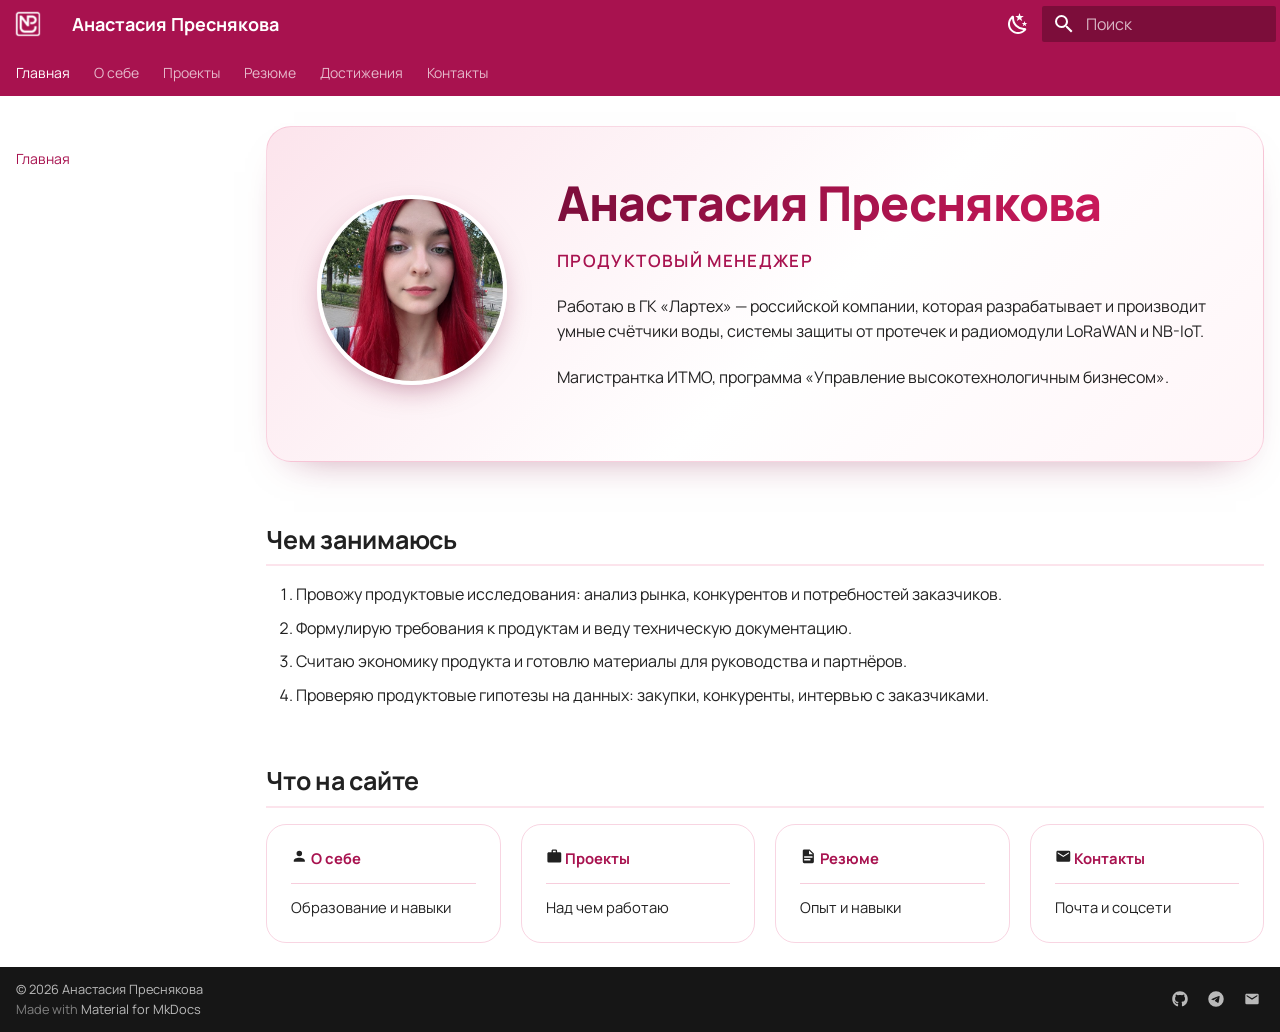
<file: index.html>
<!doctype html>
<html lang="ru" class="no-js">
  <head>
    
      <meta charset="utf-8">
      <meta name="viewport" content="width=device-width,initial-scale=1">
      
        <meta name="description" content="Персональный сайт продуктового менеджера в сфере IoT">
      
      
        <meta name="author" content="Преснякова Анастасия Алексеевна">
      
      
        <link rel="canonical" href="https://naspresn.github.io/devops-lab-presnyakova/">
      
      
      
        <link rel="next" href="about/">
      
      
        
      
      
      <link rel="icon" href="images/favicon.png">
      <meta name="generator" content="mkdocs-1.6.1, mkdocs-material-9.7.7">
    
    
      
        <title>Анастасия Преснякова</title>
      
    
    
      <link rel="stylesheet" href="assets/stylesheets/main.ec1eaa64.min.css">
      
        
        <link rel="stylesheet" href="assets/stylesheets/palette.ab4e12ef.min.css">
      
      


    
    
      
    
    
      
        
        
        <link rel="preconnect" href="https://fonts.gstatic.com" crossorigin>
        <link rel="stylesheet" href="https://fonts.googleapis.com/css?family=Manrope:300,300i,400,400i,700,700i%7CJetBrains+Mono:400,400i,700,700i&display=fallback">
        <style>:root{--md-text-font:"Manrope";--md-code-font:"JetBrains Mono"}</style>
      
    
    
      <link rel="stylesheet" href="stylesheets/extra.css">
    
    <script>__md_scope=new URL(".",location),__md_hash=e=>[...e].reduce(((e,_)=>(e<<5)-e+_.charCodeAt(0)),0),__md_get=(e,_=localStorage,t=__md_scope)=>JSON.parse(_.getItem(t.pathname+"."+e)),__md_set=(e,_,t=localStorage,a=__md_scope)=>{try{t.setItem(a.pathname+"."+e,JSON.stringify(_))}catch(e){}}</script>
    
      

    
    
  </head>
  
  
    
    
      
    
    
    
    
    <body dir="ltr" data-md-color-scheme="default" data-md-color-primary="pink" data-md-color-accent="pink">
  
    
    <input class="md-toggle" data-md-toggle="drawer" type="checkbox" id="__drawer" autocomplete="off">
    <input class="md-toggle" data-md-toggle="search" type="checkbox" id="__search" autocomplete="off">
    <label class="md-overlay" for="__drawer"></label>
    <div data-md-component="skip">
      
        
        <a href="#_1" class="md-skip">
          Перейти к содержанию
        </a>
      
    </div>
    <div data-md-component="announce">
      
    </div>
    
    
      

<header class="md-header" data-md-component="header">
  <nav class="md-header__inner md-grid" aria-label="Верхний колонтитул">
    <a href="." title="Анастасия Преснякова" class="md-header__button md-logo" aria-label="Анастасия Преснякова" data-md-component="logo">
      
  <img src="images/logo.png" alt="logo">

    </a>
    <label class="md-header__button md-icon" for="__drawer">
      
      <svg xmlns="http://www.w3.org/2000/svg" viewBox="0 0 24 24"><path d="M3 6h18v2H3zm0 5h18v2H3zm0 5h18v2H3z"/></svg>
    </label>
    <div class="md-header__title" data-md-component="header-title">
      <div class="md-header__ellipsis">
        <div class="md-header__topic">
          <span class="md-ellipsis">
            Анастасия Преснякова
          </span>
        </div>
        <div class="md-header__topic" data-md-component="header-topic">
          <span class="md-ellipsis">
            
              Главная
            
          </span>
        </div>
      </div>
    </div>
    
      
        <form class="md-header__option" data-md-component="palette">
  
    
    
    
    <input class="md-option" data-md-color-media="" data-md-color-scheme="default" data-md-color-primary="pink" data-md-color-accent="pink"  aria-label="Тёмная тема"  type="radio" name="__palette" id="__palette_0">
    
      <label class="md-header__button md-icon" title="Тёмная тема" for="__palette_1" hidden>
        <svg xmlns="http://www.w3.org/2000/svg" viewBox="0 0 24 24"><path d="m17.75 4.09-2.53 1.94.91 3.06-2.63-1.81-2.63 1.81.91-3.06-2.53-1.94L12.44 4l1.06-3 1.06 3zm3.5 6.91-1.64 1.25.59 1.98-1.7-1.17-1.7 1.17.59-1.98L15.75 11l2.06-.05L18.5 9l.69 1.95zm-2.28 4.95c.83-.08 1.72 1.1 1.19 1.85-.32.45-.66.87-1.08 1.27C15.17 23 8.84 23 4.94 19.07c-3.91-3.9-3.91-10.24 0-14.14.4-.4.82-.76 1.27-1.08.75-.53 1.93.36 1.85 1.19-.27 2.86.69 5.83 2.89 8.02a9.96 9.96 0 0 0 8.02 2.89m-1.64 2.02a12.08 12.08 0 0 1-7.8-3.47c-2.17-2.19-3.33-5-3.49-7.82-2.81 3.14-2.7 7.96.31 10.98 3.02 3.01 7.84 3.12 10.98.31"/></svg>
      </label>
    
  
    
    
    
    <input class="md-option" data-md-color-media="" data-md-color-scheme="slate" data-md-color-primary="pink" data-md-color-accent="pink"  aria-label="Светлая тема"  type="radio" name="__palette" id="__palette_1">
    
      <label class="md-header__button md-icon" title="Светлая тема" for="__palette_0" hidden>
        <svg xmlns="http://www.w3.org/2000/svg" viewBox="0 0 24 24"><path d="M12 7a5 5 0 0 1 5 5 5 5 0 0 1-5 5 5 5 0 0 1-5-5 5 5 0 0 1 5-5m0 2a3 3 0 0 0-3 3 3 3 0 0 0 3 3 3 3 0 0 0 3-3 3 3 0 0 0-3-3m0-7 2.39 3.42C13.65 5.15 12.84 5 12 5s-1.65.15-2.39.42zM3.34 7l4.16-.35A7.2 7.2 0 0 0 5.94 8.5c-.44.74-.69 1.5-.83 2.29zm.02 10 1.76-3.77a7.131 7.131 0 0 0 2.38 4.14zM20.65 7l-1.77 3.79a7.02 7.02 0 0 0-2.38-4.15zm-.01 10-4.14.36c.59-.51 1.12-1.14 1.54-1.86.42-.73.69-1.5.83-2.29zM12 22l-2.41-3.44c.74.27 1.55.44 2.41.44.82 0 1.63-.17 2.37-.44z"/></svg>
      </label>
    
  
</form>
      
    
    
      <script>var palette=__md_get("__palette");if(palette&&palette.color){if("(prefers-color-scheme)"===palette.color.media){var media=matchMedia("(prefers-color-scheme: light)"),input=document.querySelector(media.matches?"[data-md-color-media='(prefers-color-scheme: light)']":"[data-md-color-media='(prefers-color-scheme: dark)']");palette.color.media=input.getAttribute("data-md-color-media"),palette.color.scheme=input.getAttribute("data-md-color-scheme"),palette.color.primary=input.getAttribute("data-md-color-primary"),palette.color.accent=input.getAttribute("data-md-color-accent")}for(var[key,value]of Object.entries(palette.color))document.body.setAttribute("data-md-color-"+key,value)}</script>
    
    
    
      
      
        <label class="md-header__button md-icon" for="__search">
          
          <svg xmlns="http://www.w3.org/2000/svg" viewBox="0 0 24 24"><path d="M9.5 3A6.5 6.5 0 0 1 16 9.5c0 1.61-.59 3.09-1.56 4.23l.27.27h.79l5 5-1.5 1.5-5-5v-.79l-.27-.27A6.52 6.52 0 0 1 9.5 16 6.5 6.5 0 0 1 3 9.5 6.5 6.5 0 0 1 9.5 3m0 2C7 5 5 7 5 9.5S7 14 9.5 14 14 12 14 9.5 12 5 9.5 5"/></svg>
        </label>
        <div class="md-search" data-md-component="search" role="dialog">
  <label class="md-search__overlay" for="__search"></label>
  <div class="md-search__inner" role="search">
    <form class="md-search__form" name="search">
      <input type="text" class="md-search__input" name="query" aria-label="Поиск" placeholder="Поиск" autocapitalize="off" autocorrect="off" autocomplete="off" spellcheck="false" data-md-component="search-query" required>
      <label class="md-search__icon md-icon" for="__search">
        
        <svg xmlns="http://www.w3.org/2000/svg" viewBox="0 0 24 24"><path d="M9.5 3A6.5 6.5 0 0 1 16 9.5c0 1.61-.59 3.09-1.56 4.23l.27.27h.79l5 5-1.5 1.5-5-5v-.79l-.27-.27A6.52 6.52 0 0 1 9.5 16 6.5 6.5 0 0 1 3 9.5 6.5 6.5 0 0 1 9.5 3m0 2C7 5 5 7 5 9.5S7 14 9.5 14 14 12 14 9.5 12 5 9.5 5"/></svg>
        
        <svg xmlns="http://www.w3.org/2000/svg" viewBox="0 0 24 24"><path d="M20 11v2H8l5.5 5.5-1.42 1.42L4.16 12l7.92-7.92L13.5 5.5 8 11z"/></svg>
      </label>
      <nav class="md-search__options" aria-label="Поиск">
        
          <a href="javascript:void(0)" class="md-search__icon md-icon" title="Поделиться" aria-label="Поделиться" data-clipboard data-clipboard-text="" data-md-component="search-share" tabindex="-1">
            
            <svg xmlns="http://www.w3.org/2000/svg" viewBox="0 0 24 24"><path d="M18 16.08c-.76 0-1.44.3-1.96.77L8.91 12.7c.05-.23.09-.46.09-.7s-.04-.47-.09-.7l7.05-4.11c.54.5 1.25.81 2.04.81a3 3 0 0 0 3-3 3 3 0 0 0-3-3 3 3 0 0 0-3 3c0 .24.04.47.09.7L8.04 9.81C7.5 9.31 6.79 9 6 9a3 3 0 0 0-3 3 3 3 0 0 0 3 3c.79 0 1.5-.31 2.04-.81l7.12 4.15c-.05.21-.08.43-.08.66 0 1.61 1.31 2.91 2.92 2.91s2.92-1.3 2.92-2.91A2.92 2.92 0 0 0 18 16.08"/></svg>
          </a>
        
        <button type="reset" class="md-search__icon md-icon" title="Очистить" aria-label="Очистить" tabindex="-1">
          
          <svg xmlns="http://www.w3.org/2000/svg" viewBox="0 0 24 24"><path d="M19 6.41 17.59 5 12 10.59 6.41 5 5 6.41 10.59 12 5 17.59 6.41 19 12 13.41 17.59 19 19 17.59 13.41 12z"/></svg>
        </button>
      </nav>
      
    </form>
    <div class="md-search__output">
      <div class="md-search__scrollwrap" tabindex="0" data-md-scrollfix>
        <div class="md-search-result" data-md-component="search-result">
          <div class="md-search-result__meta">
            Инициализация поиска
          </div>
          <ol class="md-search-result__list" role="presentation"></ol>
        </div>
      </div>
    </div>
  </div>
</div>
      
    
    
  </nav>
  
</header>
    
    <div class="md-container" data-md-component="container">
      
      
        
          
            
<nav class="md-tabs" aria-label="Вкладки" data-md-component="tabs">
  <div class="md-grid">
    <ul class="md-tabs__list">
      
        
  
  
  
    
  
  
    <li class="md-tabs__item md-tabs__item--active">
      <a href="." class="md-tabs__link">
        
  
  
    
  
  Главная

      </a>
    </li>
  

      
        
  
  
  
  
    <li class="md-tabs__item">
      <a href="about/" class="md-tabs__link">
        
  
  
    
  
  О себе

      </a>
    </li>
  

      
        
  
  
  
  
    <li class="md-tabs__item">
      <a href="projects/" class="md-tabs__link">
        
  
  
    
  
  Проекты

      </a>
    </li>
  

      
        
  
  
  
  
    <li class="md-tabs__item">
      <a href="resume/" class="md-tabs__link">
        
  
  
    
  
  Резюме

      </a>
    </li>
  

      
        
  
  
  
  
    <li class="md-tabs__item">
      <a href="achievements/" class="md-tabs__link">
        
  
  
    
  
  Достижения

      </a>
    </li>
  

      
        
  
  
  
  
    <li class="md-tabs__item">
      <a href="contacts/" class="md-tabs__link">
        
  
  
    
  
  Контакты

      </a>
    </li>
  

      
    </ul>
  </div>
</nav>
          
        
      
      <main class="md-main" data-md-component="main">
        <div class="md-main__inner md-grid">
          
            
              
                
              
              <div class="md-sidebar md-sidebar--primary" data-md-component="sidebar" data-md-type="navigation" >
                <div class="md-sidebar__scrollwrap">
                  <div class="md-sidebar__inner">
                    


  


<nav class="md-nav md-nav--primary md-nav--lifted" aria-label="Навигация" data-md-level="0">
  <label class="md-nav__title" for="__drawer">
    <a href="." title="Анастасия Преснякова" class="md-nav__button md-logo" aria-label="Анастасия Преснякова" data-md-component="logo">
      
  <img src="images/logo.png" alt="logo">

    </a>
    Анастасия Преснякова
  </label>
  
  <ul class="md-nav__list" data-md-scrollfix>
    
      
      
  
  
    
  
  
  
    <li class="md-nav__item md-nav__item--active">
      
      <input class="md-nav__toggle md-toggle" type="checkbox" id="__toc">
      
      
        
      
      
        <label class="md-nav__link md-nav__link--active" for="__toc">
          
  
  
  <span class="md-ellipsis">
    
  
    Главная
  

    
  </span>
  
  

          <span class="md-nav__icon md-icon"></span>
        </label>
      
      <a href="." class="md-nav__link md-nav__link--active">
        
  
  
  <span class="md-ellipsis">
    
  
    Главная
  

    
  </span>
  
  

      </a>
      
        

<nav class="md-nav md-nav--secondary" aria-label="Содержание">
  
  
  
    
  
  
    <label class="md-nav__title" for="__toc">
      <span class="md-nav__icon md-icon"></span>
      Содержание
    </label>
    <ul class="md-nav__list" data-md-component="toc" data-md-scrollfix>
      
        <li class="md-nav__item">
  <a href="#_2" class="md-nav__link">
    <span class="md-ellipsis">
      
        Чем занимаюсь
      
    </span>
  </a>
  
</li>
      
        <li class="md-nav__item">
  <a href="#_3" class="md-nav__link">
    <span class="md-ellipsis">
      
        Что на сайте
      
    </span>
  </a>
  
</li>
      
    </ul>
  
</nav>
      
    </li>
  

    
      
      
  
  
  
  
    <li class="md-nav__item">
      <a href="about/" class="md-nav__link">
        
  
  
  <span class="md-ellipsis">
    
  
    О себе
  

    
  </span>
  
  

      </a>
    </li>
  

    
      
      
  
  
  
  
    <li class="md-nav__item">
      <a href="projects/" class="md-nav__link">
        
  
  
  <span class="md-ellipsis">
    
  
    Проекты
  

    
  </span>
  
  

      </a>
    </li>
  

    
      
      
  
  
  
  
    <li class="md-nav__item">
      <a href="resume/" class="md-nav__link">
        
  
  
  <span class="md-ellipsis">
    
  
    Резюме
  

    
  </span>
  
  

      </a>
    </li>
  

    
      
      
  
  
  
  
    <li class="md-nav__item">
      <a href="achievements/" class="md-nav__link">
        
  
  
  <span class="md-ellipsis">
    
  
    Достижения
  

    
  </span>
  
  

      </a>
    </li>
  

    
      
      
  
  
  
  
    <li class="md-nav__item">
      <a href="contacts/" class="md-nav__link">
        
  
  
  <span class="md-ellipsis">
    
  
    Контакты
  

    
  </span>
  
  

      </a>
    </li>
  

    
  </ul>
</nav>
                  </div>
                </div>
              </div>
            
            
              
                
              
              <div class="md-sidebar md-sidebar--secondary" data-md-component="sidebar" data-md-type="toc" hidden>
                <div class="md-sidebar__scrollwrap">
                  <div class="md-sidebar__inner">
                    

<nav class="md-nav md-nav--secondary" aria-label="Содержание">
  
  
  
    
  
  
    <label class="md-nav__title" for="__toc">
      <span class="md-nav__icon md-icon"></span>
      Содержание
    </label>
    <ul class="md-nav__list" data-md-component="toc" data-md-scrollfix>
      
        <li class="md-nav__item">
  <a href="#_2" class="md-nav__link">
    <span class="md-ellipsis">
      
        Чем занимаюсь
      
    </span>
  </a>
  
</li>
      
        <li class="md-nav__item">
  <a href="#_3" class="md-nav__link">
    <span class="md-ellipsis">
      
        Что на сайте
      
    </span>
  </a>
  
</li>
      
    </ul>
  
</nav>
                  </div>
                </div>
              </div>
            
          
          
            <div class="md-content" data-md-component="content">
              
              <article class="md-content__inner md-typeset">
                
                  
  




<div class="hero">
<p><img src="images/photo.jpg" alt="Анастасия Преснякова" class="hero-photo"></p>
<div class="hero-text">
<h1 id="_1">Анастасия Преснякова<a class="headerlink" href="#_1" title="Permanent link">&para;</a></h1>
<p class="hero-role">Продуктовый менеджер</p>
<p>Работаю в ГК «Лартех» — российской компании, которая разрабатывает и производит умные счётчики воды, системы защиты от протечек и радиомодули LoRaWAN и NB-IoT.</p>
<p>Магистрантка ИТМО, программа «Управление высокотехнологичным бизнесом».</p>
</div>
</div>
<h2 id="_2">Чем занимаюсь<a class="headerlink" href="#_2" title="Permanent link">&para;</a></h2>
<ol>
<li>Провожу продуктовые исследования: анализ рынка, конкурентов и потребностей заказчиков.</li>
<li>Формулирую требования к продуктам и веду техническую документацию.</li>
<li>Считаю экономику продукта и готовлю материалы для руководства и партнёров.</li>
<li>Проверяю продуктовые гипотезы на данных: закупки, конкуренты, интервью с заказчиками.</li>
</ol>
<h2 id="_3">Что на сайте<a class="headerlink" href="#_3" title="Permanent link">&para;</a></h2>
<div class="grid cards cards-4">
<ul>
<li>
<p><span class="twemoji"><svg xmlns="http://www.w3.org/2000/svg" viewBox="0 0 24 24"><path d="M12 4a4 4 0 0 1 4 4 4 4 0 0 1-4 4 4 4 0 0 1-4-4 4 4 0 0 1 4-4m0 10c4.42 0 8 1.79 8 4v2H4v-2c0-2.21 3.58-4 8-4"/></svg></span> <strong><a href="about/">О себе</a></strong></p>
<hr />
<p>Образование и навыки</p>
</li>
<li>
<p><span class="twemoji"><svg xmlns="http://www.w3.org/2000/svg" viewBox="0 0 24 24"><path d="M10 2h4a2 2 0 0 1 2 2v2h4a2 2 0 0 1 2 2v11a2 2 0 0 1-2 2H4a2 2 0 0 1-2-2V8c0-1.11.89-2 2-2h4V4c0-1.11.89-2 2-2m4 4V4h-4v2z"/></svg></span> <strong><a href="projects/">Проекты</a></strong></p>
<hr />
<p>Над чем работаю</p>
</li>
<li>
<p><span class="twemoji"><svg xmlns="http://www.w3.org/2000/svg" viewBox="0 0 24 24"><path d="M13 9h5.5L13 3.5zM6 2h8l6 6v12a2 2 0 0 1-2 2H6a2 2 0 0 1-2-2V4c0-1.11.89-2 2-2m9 16v-2H6v2zm3-4v-2H6v2z"/></svg></span> <strong><a href="resume/">Резюме</a></strong></p>
<hr />
<p>Опыт и навыки</p>
</li>
<li>
<p><span class="twemoji"><svg xmlns="http://www.w3.org/2000/svg" viewBox="0 0 24 24"><path d="m20 8-8 5-8-5V6l8 5 8-5m0-2H4c-1.11 0-2 .89-2 2v12a2 2 0 0 0 2 2h16a2 2 0 0 0 2-2V6a2 2 0 0 0-2-2"/></svg></span> <strong><a href="contacts/">Контакты</a></strong></p>
<hr />
<p>Почта и соцсети</p>
</li>
</ul>
</div>







  
  




  



                
              </article>
            </div>
          
          
<script>var target=document.getElementById(location.hash.slice(1));target&&target.name&&(target.checked=target.name.startsWith("__tabbed_"))</script>
        </div>
        
          <button type="button" class="md-top md-icon" data-md-component="top" hidden>
  
  <svg xmlns="http://www.w3.org/2000/svg" viewBox="0 0 24 24"><path d="M13 20h-2V8l-5.5 5.5-1.42-1.42L12 4.16l7.92 7.92-1.42 1.42L13 8z"/></svg>
  К началу
</button>
        
      </main>
      
        <footer class="md-footer">
  
  <div class="md-footer-meta md-typeset">
    <div class="md-footer-meta__inner md-grid">
      <div class="md-copyright">
  
    <div class="md-copyright__highlight">
      © 2026 Анастасия Преснякова
    </div>
  
  
    Made with
    <a href="https://squidfunk.github.io/mkdocs-material/" target="_blank" rel="noopener">
      Material for MkDocs
    </a>
  
</div>
      
        
<div class="md-social">
  
    
    
    
    
    <a href="https://github.com/naspresn" target="_blank" rel="noopener" title="GitHub" class="md-social__link">
      <svg xmlns="http://www.w3.org/2000/svg" viewBox="0 0 512 512"><!--! Font Awesome Free 7.1.0 by @fontawesome - https://fontawesome.com License - https://fontawesome.com/license/free (Icons: CC BY 4.0, Fonts: SIL OFL 1.1, Code: MIT License) Copyright 2025 Fonticons, Inc.--><path d="M173.9 397.4c0 2-2.3 3.6-5.2 3.6-3.3.3-5.6-1.3-5.6-3.6 0-2 2.3-3.6 5.2-3.6 3-.3 5.6 1.3 5.6 3.6m-31.1-4.5c-.7 2 1.3 4.3 4.3 4.9 2.6 1 5.6 0 6.2-2s-1.3-4.3-4.3-5.2c-2.6-.7-5.5.3-6.2 2.3m44.2-1.7c-2.9.7-4.9 2.6-4.6 4.9.3 2 2.9 3.3 5.9 2.6 2.9-.7 4.9-2.6 4.6-4.6-.3-1.9-3-3.2-5.9-2.9M252.8 8C114.1 8 8 113.3 8 252c0 110.9 69.8 205.8 169.5 239.2 12.8 2.3 17.3-5.6 17.3-12.1 0-6.2-.3-40.4-.3-61.4 0 0-70 15-84.7-29.8 0 0-11.4-29.1-27.8-36.6 0 0-22.9-15.7 1.6-15.4 0 0 24.9 2 38.6 25.8 21.9 38.6 58.6 27.5 72.9 20.9 2.3-16 8.8-27.1 16-33.7-55.9-6.2-112.3-14.3-112.3-110.5 0-27.5 7.6-41.3 23.6-58.9-2.6-6.5-11.1-33.3 2.6-67.9 20.9-6.5 69 27 69 27 20-5.6 41.5-8.5 62.8-8.5s42.8 2.9 62.8 8.5c0 0 48.1-33.6 69-27 13.7 34.7 5.2 61.4 2.6 67.9 16 17.7 25.8 31.5 25.8 58.9 0 96.5-58.9 104.2-114.8 110.5 9.2 7.9 17 22.9 17 46.4 0 33.7-.3 75.4-.3 83.6 0 6.5 4.6 14.4 17.3 12.1C436.2 457.8 504 362.9 504 252 504 113.3 391.5 8 252.8 8M105.2 352.9c-1.3 1-1 3.3.7 5.2 1.6 1.6 3.9 2.3 5.2 1 1.3-1 1-3.3-.7-5.2-1.6-1.6-3.9-2.3-5.2-1m-10.8-8.1c-.7 1.3.3 2.9 2.3 3.9 1.6 1 3.6.7 4.3-.7.7-1.3-.3-2.9-2.3-3.9-2-.6-3.6-.3-4.3.7m32.4 35.6c-1.6 1.3-1 4.3 1.3 6.2 2.3 2.3 5.2 2.6 6.5 1 1.3-1.3.7-4.3-1.3-6.2-2.2-2.3-5.2-2.6-6.5-1m-11.4-14.7c-1.6 1-1.6 3.6 0 5.9s4.3 3.3 5.6 2.3c1.6-1.3 1.6-3.9 0-6.2-1.4-2.3-4-3.3-5.6-2"/></svg>
    </a>
  
    
    
    
    
    <a href="https://t.me/npresn" target="_blank" rel="noopener" title="Telegram" class="md-social__link">
      <svg xmlns="http://www.w3.org/2000/svg" viewBox="0 0 512 512"><!--! Font Awesome Free 7.1.0 by @fontawesome - https://fontawesome.com License - https://fontawesome.com/license/free (Icons: CC BY 4.0, Fonts: SIL OFL 1.1, Code: MIT License) Copyright 2025 Fonticons, Inc.--><path d="M256 8a248 248 0 1 0 0 496 248 248 0 1 0 0-496m115 168.7c-3.7 39.2-19.9 134.4-28.1 178.3-3.5 18.6-10.3 24.8-16.9 25.4-14.4 1.3-25.3-9.5-39.3-18.7-21.8-14.3-34.2-23.2-55.3-37.2-24.5-16.1-8.6-25 5.3-39.5 3.7-3.8 67.1-61.5 68.3-66.7.2-.7.3-3.1-1.2-4.4s-3.6-.8-5.1-.5c-2.2.5-37.1 23.5-104.6 69.1-9.9 6.8-18.9 10.1-26.9 9.9-8.9-.2-25.9-5-38.6-9.1-15.5-5-27.9-7.7-26.8-16.3.6-4.5 6.7-9 18.4-13.7 72.3-31.5 120.5-52.3 144.6-62.3 68.9-28.6 83.2-33.6 92.5-33.8 2.1 0 6.6.5 9.6 2.9 2 1.7 3.2 4.1 3.5 6.7.5 3.2.6 6.5.4 9.8z"/></svg>
    </a>
  
    
    
    
    
    <a href="mailto:naspresn@gmail.com" target="_blank" rel="noopener" title="Почта" class="md-social__link">
      <svg xmlns="http://www.w3.org/2000/svg" viewBox="0 0 24 24"><path d="m20 8-8 5-8-5V6l8 5 8-5m0-2H4c-1.11 0-2 .89-2 2v12a2 2 0 0 0 2 2h16a2 2 0 0 0 2-2V6a2 2 0 0 0-2-2"/></svg>
    </a>
  
</div>
      
    </div>
  </div>
</footer>
      
    </div>
    <div class="md-dialog" data-md-component="dialog">
      <div class="md-dialog__inner md-typeset"></div>
    </div>
    
    
    
      
      
      <script id="__config" type="application/json">{"annotate": null, "base": ".", "features": ["navigation.tabs", "navigation.sections", "navigation.top", "navigation.instant", "search.highlight", "search.share", "content.code.copy"], "search": "assets/javascripts/workers/search.2c215733.min.js", "tags": null, "translations": {"clipboard.copied": "\u0421\u043a\u043e\u043f\u0438\u0440\u043e\u0432\u0430\u043d\u043e \u0432 \u0431\u0443\u0444\u0435\u0440", "clipboard.copy": "\u041a\u043e\u043f\u0438\u0440\u043e\u0432\u0430\u0442\u044c \u0432 \u0431\u0443\u0444\u0435\u0440", "search.result.more.one": "\u0415\u0449\u0451 1 \u043d\u0430 \u044d\u0442\u043e\u0439 \u0441\u0442\u0440\u0430\u043d\u0438\u0446\u0435", "search.result.more.other": "\u0415\u0449\u0451 # \u043d\u0430 \u044d\u0442\u043e\u0439 \u0441\u0442\u0440\u0430\u043d\u0438\u0446\u0435", "search.result.none": "\u0421\u043e\u0432\u043f\u0430\u0434\u0435\u043d\u0438\u0439 \u043d\u0435 \u043d\u0430\u0439\u0434\u0435\u043d\u043e", "search.result.one": "\u041d\u0430\u0439\u0434\u0435\u043d\u043e 1 \u0441\u043e\u0432\u043f\u0430\u0434\u0435\u043d\u0438\u0435", "search.result.other": "\u041d\u0430\u0439\u0434\u0435\u043d\u043e \u0441\u043e\u0432\u043f\u0430\u0434\u0435\u043d\u0438\u0439: #", "search.result.placeholder": "\u041d\u0430\u0447\u043d\u0438\u0442\u0435 \u043f\u0435\u0447\u0430\u0442\u0430\u0442\u044c \u0434\u043b\u044f \u043f\u043e\u0438\u0441\u043a\u0430", "search.result.term.missing": "\u041e\u0442\u0441\u0443\u0442\u0441\u0442\u0432\u0443\u0435\u0442", "select.version": "\u0412\u044b\u0431\u0435\u0440\u0438\u0442\u0435 \u0432\u0435\u0440\u0441\u0438\u044e"}, "version": null}</script>
    
    
      <script src="assets/javascripts/bundle.d7400e89.min.js"></script>
      
    
  </body>
</html>
</file>
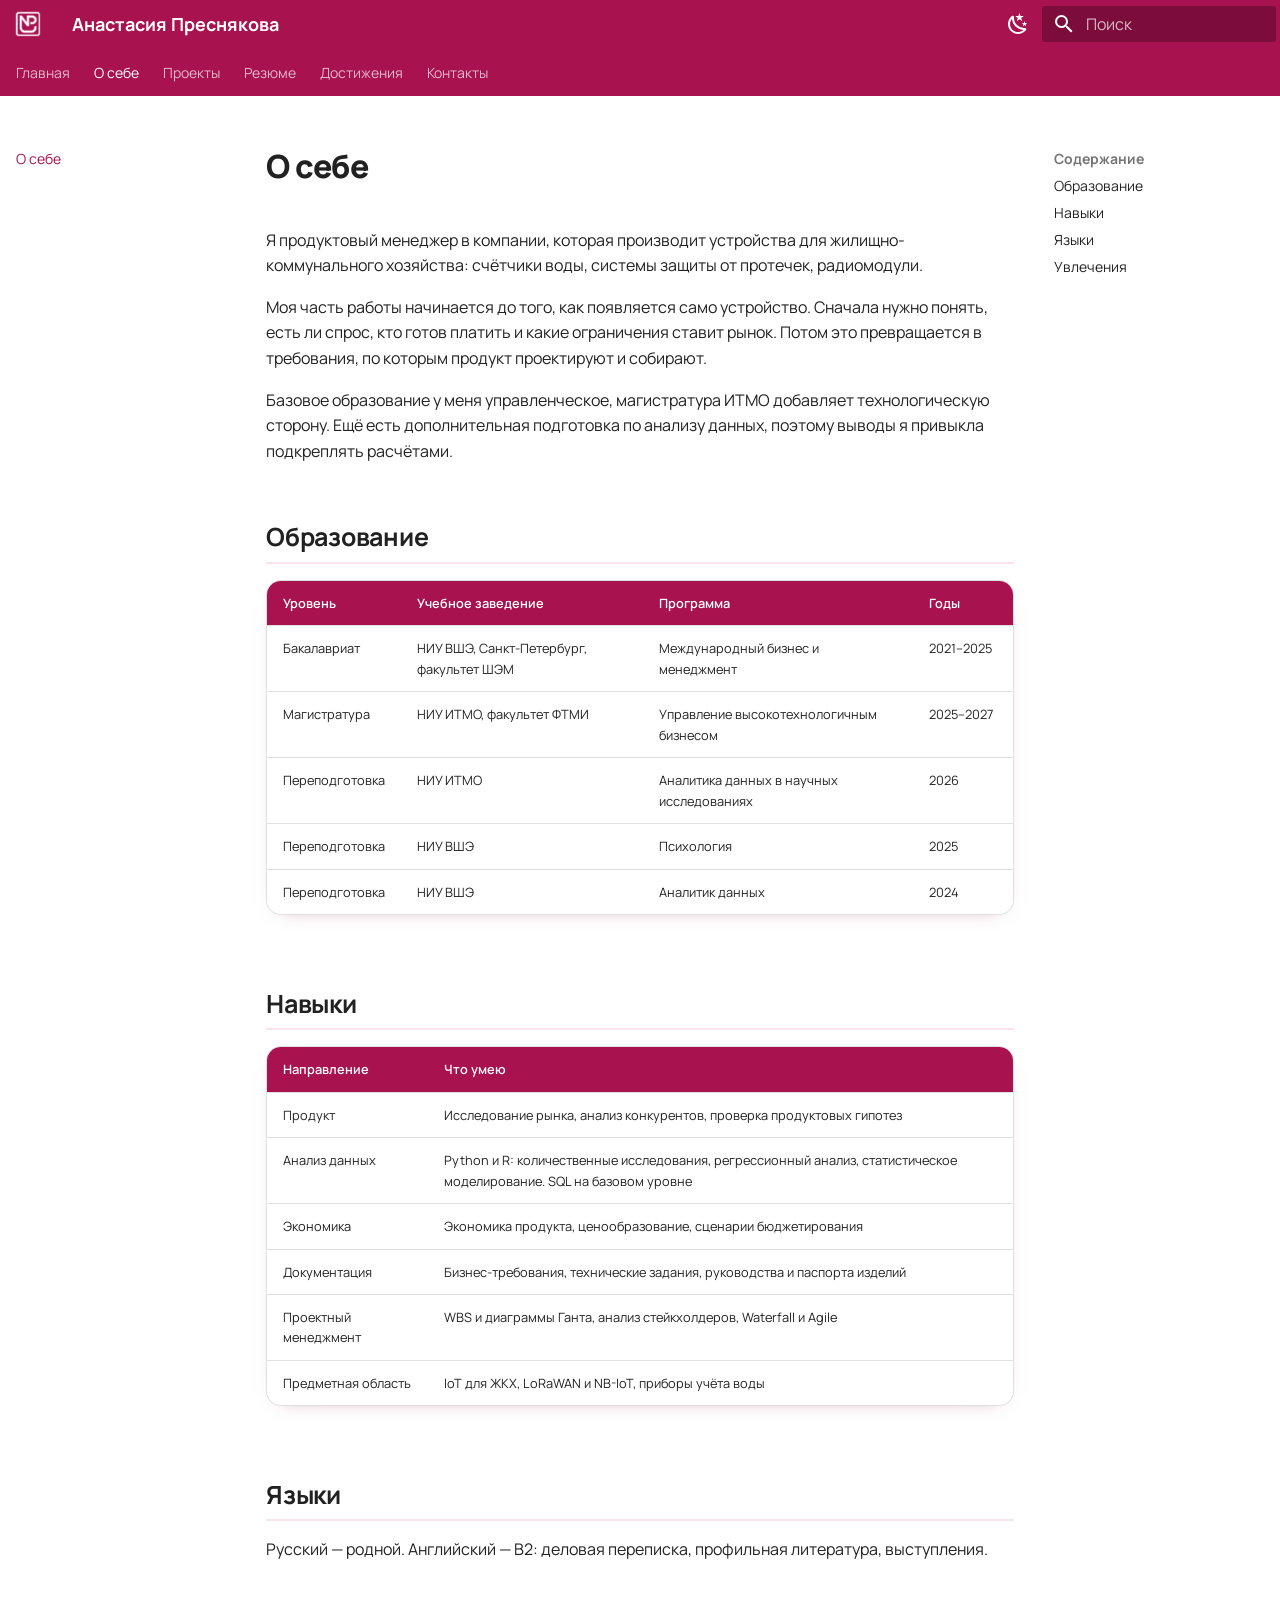
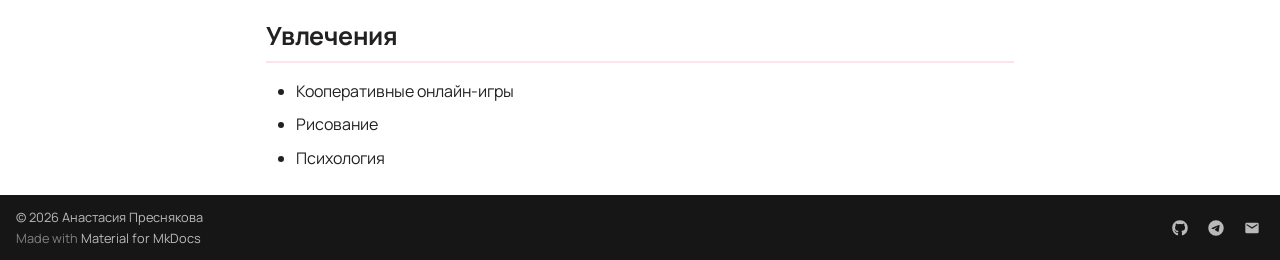
<file: about/index.html>
<!doctype html>
<html lang="ru" class="no-js">
  <head>
    
      <meta charset="utf-8">
      <meta name="viewport" content="width=device-width,initial-scale=1">
      
        <meta name="description" content="Персональный сайт продуктового менеджера в сфере IoT">
      
      
        <meta name="author" content="Преснякова Анастасия Алексеевна">
      
      
        <link rel="canonical" href="https://naspresn.github.io/devops-lab-presnyakova/about/">
      
      
        <link rel="prev" href="..">
      
      
        <link rel="next" href="../projects/">
      
      
        
      
      
      <link rel="icon" href="../images/favicon.png">
      <meta name="generator" content="mkdocs-1.6.1, mkdocs-material-9.7.7">
    
    
      
        <title>О себе - Анастасия Преснякова</title>
      
    
    
      <link rel="stylesheet" href="../assets/stylesheets/main.ec1eaa64.min.css">
      
        
        <link rel="stylesheet" href="../assets/stylesheets/palette.ab4e12ef.min.css">
      
      


    
    
      
    
    
      
        
        
        <link rel="preconnect" href="https://fonts.gstatic.com" crossorigin>
        <link rel="stylesheet" href="https://fonts.googleapis.com/css?family=Manrope:300,300i,400,400i,700,700i%7CJetBrains+Mono:400,400i,700,700i&display=fallback">
        <style>:root{--md-text-font:"Manrope";--md-code-font:"JetBrains Mono"}</style>
      
    
    
      <link rel="stylesheet" href="../stylesheets/extra.css">
    
    <script>__md_scope=new URL("..",location),__md_hash=e=>[...e].reduce(((e,_)=>(e<<5)-e+_.charCodeAt(0)),0),__md_get=(e,_=localStorage,t=__md_scope)=>JSON.parse(_.getItem(t.pathname+"."+e)),__md_set=(e,_,t=localStorage,a=__md_scope)=>{try{t.setItem(a.pathname+"."+e,JSON.stringify(_))}catch(e){}}</script>
    
      

    
    
  </head>
  
  
    
    
      
    
    
    
    
    <body dir="ltr" data-md-color-scheme="default" data-md-color-primary="pink" data-md-color-accent="pink">
  
    
    <input class="md-toggle" data-md-toggle="drawer" type="checkbox" id="__drawer" autocomplete="off">
    <input class="md-toggle" data-md-toggle="search" type="checkbox" id="__search" autocomplete="off">
    <label class="md-overlay" for="__drawer"></label>
    <div data-md-component="skip">
      
        
        <a href="#_1" class="md-skip">
          Перейти к содержанию
        </a>
      
    </div>
    <div data-md-component="announce">
      
    </div>
    
    
      

<header class="md-header" data-md-component="header">
  <nav class="md-header__inner md-grid" aria-label="Верхний колонтитул">
    <a href=".." title="Анастасия Преснякова" class="md-header__button md-logo" aria-label="Анастасия Преснякова" data-md-component="logo">
      
  <img src="../images/logo.png" alt="logo">

    </a>
    <label class="md-header__button md-icon" for="__drawer">
      
      <svg xmlns="http://www.w3.org/2000/svg" viewBox="0 0 24 24"><path d="M3 6h18v2H3zm0 5h18v2H3zm0 5h18v2H3z"/></svg>
    </label>
    <div class="md-header__title" data-md-component="header-title">
      <div class="md-header__ellipsis">
        <div class="md-header__topic">
          <span class="md-ellipsis">
            Анастасия Преснякова
          </span>
        </div>
        <div class="md-header__topic" data-md-component="header-topic">
          <span class="md-ellipsis">
            
              О себе
            
          </span>
        </div>
      </div>
    </div>
    
      
        <form class="md-header__option" data-md-component="palette">
  
    
    
    
    <input class="md-option" data-md-color-media="" data-md-color-scheme="default" data-md-color-primary="pink" data-md-color-accent="pink"  aria-label="Тёмная тема"  type="radio" name="__palette" id="__palette_0">
    
      <label class="md-header__button md-icon" title="Тёмная тема" for="__palette_1" hidden>
        <svg xmlns="http://www.w3.org/2000/svg" viewBox="0 0 24 24"><path d="m17.75 4.09-2.53 1.94.91 3.06-2.63-1.81-2.63 1.81.91-3.06-2.53-1.94L12.44 4l1.06-3 1.06 3zm3.5 6.91-1.64 1.25.59 1.98-1.7-1.17-1.7 1.17.59-1.98L15.75 11l2.06-.05L18.5 9l.69 1.95zm-2.28 4.95c.83-.08 1.72 1.1 1.19 1.85-.32.45-.66.87-1.08 1.27C15.17 23 8.84 23 4.94 19.07c-3.91-3.9-3.91-10.24 0-14.14.4-.4.82-.76 1.27-1.08.75-.53 1.93.36 1.85 1.19-.27 2.86.69 5.83 2.89 8.02a9.96 9.96 0 0 0 8.02 2.89m-1.64 2.02a12.08 12.08 0 0 1-7.8-3.47c-2.17-2.19-3.33-5-3.49-7.82-2.81 3.14-2.7 7.96.31 10.98 3.02 3.01 7.84 3.12 10.98.31"/></svg>
      </label>
    
  
    
    
    
    <input class="md-option" data-md-color-media="" data-md-color-scheme="slate" data-md-color-primary="pink" data-md-color-accent="pink"  aria-label="Светлая тема"  type="radio" name="__palette" id="__palette_1">
    
      <label class="md-header__button md-icon" title="Светлая тема" for="__palette_0" hidden>
        <svg xmlns="http://www.w3.org/2000/svg" viewBox="0 0 24 24"><path d="M12 7a5 5 0 0 1 5 5 5 5 0 0 1-5 5 5 5 0 0 1-5-5 5 5 0 0 1 5-5m0 2a3 3 0 0 0-3 3 3 3 0 0 0 3 3 3 3 0 0 0 3-3 3 3 0 0 0-3-3m0-7 2.39 3.42C13.65 5.15 12.84 5 12 5s-1.65.15-2.39.42zM3.34 7l4.16-.35A7.2 7.2 0 0 0 5.94 8.5c-.44.74-.69 1.5-.83 2.29zm.02 10 1.76-3.77a7.131 7.131 0 0 0 2.38 4.14zM20.65 7l-1.77 3.79a7.02 7.02 0 0 0-2.38-4.15zm-.01 10-4.14.36c.59-.51 1.12-1.14 1.54-1.86.42-.73.69-1.5.83-2.29zM12 22l-2.41-3.44c.74.27 1.55.44 2.41.44.82 0 1.63-.17 2.37-.44z"/></svg>
      </label>
    
  
</form>
      
    
    
      <script>var palette=__md_get("__palette");if(palette&&palette.color){if("(prefers-color-scheme)"===palette.color.media){var media=matchMedia("(prefers-color-scheme: light)"),input=document.querySelector(media.matches?"[data-md-color-media='(prefers-color-scheme: light)']":"[data-md-color-media='(prefers-color-scheme: dark)']");palette.color.media=input.getAttribute("data-md-color-media"),palette.color.scheme=input.getAttribute("data-md-color-scheme"),palette.color.primary=input.getAttribute("data-md-color-primary"),palette.color.accent=input.getAttribute("data-md-color-accent")}for(var[key,value]of Object.entries(palette.color))document.body.setAttribute("data-md-color-"+key,value)}</script>
    
    
    
      
      
        <label class="md-header__button md-icon" for="__search">
          
          <svg xmlns="http://www.w3.org/2000/svg" viewBox="0 0 24 24"><path d="M9.5 3A6.5 6.5 0 0 1 16 9.5c0 1.61-.59 3.09-1.56 4.23l.27.27h.79l5 5-1.5 1.5-5-5v-.79l-.27-.27A6.52 6.52 0 0 1 9.5 16 6.5 6.5 0 0 1 3 9.5 6.5 6.5 0 0 1 9.5 3m0 2C7 5 5 7 5 9.5S7 14 9.5 14 14 12 14 9.5 12 5 9.5 5"/></svg>
        </label>
        <div class="md-search" data-md-component="search" role="dialog">
  <label class="md-search__overlay" for="__search"></label>
  <div class="md-search__inner" role="search">
    <form class="md-search__form" name="search">
      <input type="text" class="md-search__input" name="query" aria-label="Поиск" placeholder="Поиск" autocapitalize="off" autocorrect="off" autocomplete="off" spellcheck="false" data-md-component="search-query" required>
      <label class="md-search__icon md-icon" for="__search">
        
        <svg xmlns="http://www.w3.org/2000/svg" viewBox="0 0 24 24"><path d="M9.5 3A6.5 6.5 0 0 1 16 9.5c0 1.61-.59 3.09-1.56 4.23l.27.27h.79l5 5-1.5 1.5-5-5v-.79l-.27-.27A6.52 6.52 0 0 1 9.5 16 6.5 6.5 0 0 1 3 9.5 6.5 6.5 0 0 1 9.5 3m0 2C7 5 5 7 5 9.5S7 14 9.5 14 14 12 14 9.5 12 5 9.5 5"/></svg>
        
        <svg xmlns="http://www.w3.org/2000/svg" viewBox="0 0 24 24"><path d="M20 11v2H8l5.5 5.5-1.42 1.42L4.16 12l7.92-7.92L13.5 5.5 8 11z"/></svg>
      </label>
      <nav class="md-search__options" aria-label="Поиск">
        
          <a href="javascript:void(0)" class="md-search__icon md-icon" title="Поделиться" aria-label="Поделиться" data-clipboard data-clipboard-text="" data-md-component="search-share" tabindex="-1">
            
            <svg xmlns="http://www.w3.org/2000/svg" viewBox="0 0 24 24"><path d="M18 16.08c-.76 0-1.44.3-1.96.77L8.91 12.7c.05-.23.09-.46.09-.7s-.04-.47-.09-.7l7.05-4.11c.54.5 1.25.81 2.04.81a3 3 0 0 0 3-3 3 3 0 0 0-3-3 3 3 0 0 0-3 3c0 .24.04.47.09.7L8.04 9.81C7.5 9.31 6.79 9 6 9a3 3 0 0 0-3 3 3 3 0 0 0 3 3c.79 0 1.5-.31 2.04-.81l7.12 4.15c-.05.21-.08.43-.08.66 0 1.61 1.31 2.91 2.92 2.91s2.92-1.3 2.92-2.91A2.92 2.92 0 0 0 18 16.08"/></svg>
          </a>
        
        <button type="reset" class="md-search__icon md-icon" title="Очистить" aria-label="Очистить" tabindex="-1">
          
          <svg xmlns="http://www.w3.org/2000/svg" viewBox="0 0 24 24"><path d="M19 6.41 17.59 5 12 10.59 6.41 5 5 6.41 10.59 12 5 17.59 6.41 19 12 13.41 17.59 19 19 17.59 13.41 12z"/></svg>
        </button>
      </nav>
      
    </form>
    <div class="md-search__output">
      <div class="md-search__scrollwrap" tabindex="0" data-md-scrollfix>
        <div class="md-search-result" data-md-component="search-result">
          <div class="md-search-result__meta">
            Инициализация поиска
          </div>
          <ol class="md-search-result__list" role="presentation"></ol>
        </div>
      </div>
    </div>
  </div>
</div>
      
    
    
  </nav>
  
</header>
    
    <div class="md-container" data-md-component="container">
      
      
        
          
            
<nav class="md-tabs" aria-label="Вкладки" data-md-component="tabs">
  <div class="md-grid">
    <ul class="md-tabs__list">
      
        
  
  
  
  
    <li class="md-tabs__item">
      <a href=".." class="md-tabs__link">
        
  
  
    
  
  Главная

      </a>
    </li>
  

      
        
  
  
  
    
  
  
    <li class="md-tabs__item md-tabs__item--active">
      <a href="./" class="md-tabs__link">
        
  
  
    
  
  О себе

      </a>
    </li>
  

      
        
  
  
  
  
    <li class="md-tabs__item">
      <a href="../projects/" class="md-tabs__link">
        
  
  
    
  
  Проекты

      </a>
    </li>
  

      
        
  
  
  
  
    <li class="md-tabs__item">
      <a href="../resume/" class="md-tabs__link">
        
  
  
    
  
  Резюме

      </a>
    </li>
  

      
        
  
  
  
  
    <li class="md-tabs__item">
      <a href="../achievements/" class="md-tabs__link">
        
  
  
    
  
  Достижения

      </a>
    </li>
  

      
        
  
  
  
  
    <li class="md-tabs__item">
      <a href="../contacts/" class="md-tabs__link">
        
  
  
    
  
  Контакты

      </a>
    </li>
  

      
    </ul>
  </div>
</nav>
          
        
      
      <main class="md-main" data-md-component="main">
        <div class="md-main__inner md-grid">
          
            
              
              <div class="md-sidebar md-sidebar--primary" data-md-component="sidebar" data-md-type="navigation" >
                <div class="md-sidebar__scrollwrap">
                  <div class="md-sidebar__inner">
                    


  


<nav class="md-nav md-nav--primary md-nav--lifted" aria-label="Навигация" data-md-level="0">
  <label class="md-nav__title" for="__drawer">
    <a href=".." title="Анастасия Преснякова" class="md-nav__button md-logo" aria-label="Анастасия Преснякова" data-md-component="logo">
      
  <img src="../images/logo.png" alt="logo">

    </a>
    Анастасия Преснякова
  </label>
  
  <ul class="md-nav__list" data-md-scrollfix>
    
      
      
  
  
  
  
    <li class="md-nav__item">
      <a href=".." class="md-nav__link">
        
  
  
  <span class="md-ellipsis">
    
  
    Главная
  

    
  </span>
  
  

      </a>
    </li>
  

    
      
      
  
  
    
  
  
  
    <li class="md-nav__item md-nav__item--active">
      
      <input class="md-nav__toggle md-toggle" type="checkbox" id="__toc">
      
      
        
      
      
        <label class="md-nav__link md-nav__link--active" for="__toc">
          
  
  
  <span class="md-ellipsis">
    
  
    О себе
  

    
  </span>
  
  

          <span class="md-nav__icon md-icon"></span>
        </label>
      
      <a href="./" class="md-nav__link md-nav__link--active">
        
  
  
  <span class="md-ellipsis">
    
  
    О себе
  

    
  </span>
  
  

      </a>
      
        

<nav class="md-nav md-nav--secondary" aria-label="Содержание">
  
  
  
    
  
  
    <label class="md-nav__title" for="__toc">
      <span class="md-nav__icon md-icon"></span>
      Содержание
    </label>
    <ul class="md-nav__list" data-md-component="toc" data-md-scrollfix>
      
        <li class="md-nav__item">
  <a href="#_2" class="md-nav__link">
    <span class="md-ellipsis">
      
        Образование
      
    </span>
  </a>
  
</li>
      
        <li class="md-nav__item">
  <a href="#_3" class="md-nav__link">
    <span class="md-ellipsis">
      
        Навыки
      
    </span>
  </a>
  
</li>
      
        <li class="md-nav__item">
  <a href="#_4" class="md-nav__link">
    <span class="md-ellipsis">
      
        Языки
      
    </span>
  </a>
  
</li>
      
        <li class="md-nav__item">
  <a href="#_5" class="md-nav__link">
    <span class="md-ellipsis">
      
        Увлечения
      
    </span>
  </a>
  
</li>
      
    </ul>
  
</nav>
      
    </li>
  

    
      
      
  
  
  
  
    <li class="md-nav__item">
      <a href="../projects/" class="md-nav__link">
        
  
  
  <span class="md-ellipsis">
    
  
    Проекты
  

    
  </span>
  
  

      </a>
    </li>
  

    
      
      
  
  
  
  
    <li class="md-nav__item">
      <a href="../resume/" class="md-nav__link">
        
  
  
  <span class="md-ellipsis">
    
  
    Резюме
  

    
  </span>
  
  

      </a>
    </li>
  

    
      
      
  
  
  
  
    <li class="md-nav__item">
      <a href="../achievements/" class="md-nav__link">
        
  
  
  <span class="md-ellipsis">
    
  
    Достижения
  

    
  </span>
  
  

      </a>
    </li>
  

    
      
      
  
  
  
  
    <li class="md-nav__item">
      <a href="../contacts/" class="md-nav__link">
        
  
  
  <span class="md-ellipsis">
    
  
    Контакты
  

    
  </span>
  
  

      </a>
    </li>
  

    
  </ul>
</nav>
                  </div>
                </div>
              </div>
            
            
              
              <div class="md-sidebar md-sidebar--secondary" data-md-component="sidebar" data-md-type="toc" >
                <div class="md-sidebar__scrollwrap">
                  <div class="md-sidebar__inner">
                    

<nav class="md-nav md-nav--secondary" aria-label="Содержание">
  
  
  
    
  
  
    <label class="md-nav__title" for="__toc">
      <span class="md-nav__icon md-icon"></span>
      Содержание
    </label>
    <ul class="md-nav__list" data-md-component="toc" data-md-scrollfix>
      
        <li class="md-nav__item">
  <a href="#_2" class="md-nav__link">
    <span class="md-ellipsis">
      
        Образование
      
    </span>
  </a>
  
</li>
      
        <li class="md-nav__item">
  <a href="#_3" class="md-nav__link">
    <span class="md-ellipsis">
      
        Навыки
      
    </span>
  </a>
  
</li>
      
        <li class="md-nav__item">
  <a href="#_4" class="md-nav__link">
    <span class="md-ellipsis">
      
        Языки
      
    </span>
  </a>
  
</li>
      
        <li class="md-nav__item">
  <a href="#_5" class="md-nav__link">
    <span class="md-ellipsis">
      
        Увлечения
      
    </span>
  </a>
  
</li>
      
    </ul>
  
</nav>
                  </div>
                </div>
              </div>
            
          
          
            <div class="md-content" data-md-component="content">
              
              <article class="md-content__inner md-typeset">
                
                  



<h1 id="_1">О себе<a class="headerlink" href="#_1" title="Permanent link">&para;</a></h1>
<p>Я продуктовый менеджер в компании, которая производит устройства для жилищно-коммунального хозяйства: счётчики воды, системы защиты от протечек, радиомодули.</p>
<p>Моя часть работы начинается до того, как появляется само устройство. Сначала нужно понять, есть ли спрос, кто готов платить и какие ограничения ставит рынок. Потом это превращается в требования, по которым продукт проектируют и собирают.</p>
<p>Базовое образование у меня управленческое, магистратура ИТМО добавляет технологическую сторону. Ещё есть дополнительная подготовка по анализу данных, поэтому выводы я привыкла подкреплять расчётами.</p>
<h2 id="_2">Образование<a class="headerlink" href="#_2" title="Permanent link">&para;</a></h2>
<table>
<thead>
<tr>
<th>Уровень</th>
<th>Учебное заведение</th>
<th>Программа</th>
<th>Годы</th>
</tr>
</thead>
<tbody>
<tr>
<td>Бакалавриат</td>
<td>НИУ ВШЭ, Санкт-Петербург, факультет ШЭМ</td>
<td>Международный бизнес и менеджмент</td>
<td>2021–2025</td>
</tr>
<tr>
<td>Магистратура</td>
<td>НИУ ИТМО, факультет ФТМИ</td>
<td>Управление высокотехнологичным бизнесом</td>
<td>2025–2027</td>
</tr>
<tr>
<td>Переподготовка</td>
<td>НИУ ИТМО</td>
<td>Аналитика данных в научных исследованиях</td>
<td>2026</td>
</tr>
<tr>
<td>Переподготовка</td>
<td>НИУ ВШЭ</td>
<td>Психология</td>
<td>2025</td>
</tr>
<tr>
<td>Переподготовка</td>
<td>НИУ ВШЭ</td>
<td>Аналитик данных</td>
<td>2024</td>
</tr>
</tbody>
</table>
<h2 id="_3">Навыки<a class="headerlink" href="#_3" title="Permanent link">&para;</a></h2>
<table>
<thead>
<tr>
<th>Направление</th>
<th>Что умею</th>
</tr>
</thead>
<tbody>
<tr>
<td>Продукт</td>
<td>Исследование рынка, анализ конкурентов, проверка продуктовых гипотез</td>
</tr>
<tr>
<td>Анализ данных</td>
<td>Python и R: количественные исследования, регрессионный анализ, статистическое моделирование. SQL на базовом уровне</td>
</tr>
<tr>
<td>Экономика</td>
<td>Экономика продукта, ценообразование, сценарии бюджетирования</td>
</tr>
<tr>
<td>Документация</td>
<td>Бизнес-требования, технические задания, руководства и паспорта изделий</td>
</tr>
<tr>
<td>Проектный менеджмент</td>
<td>WBS и диаграммы Ганта, анализ стейкхолдеров, Waterfall и Agile</td>
</tr>
<tr>
<td>Предметная область</td>
<td>IoT для ЖКХ, LoRaWAN и NB-IoT, приборы учёта воды</td>
</tr>
</tbody>
</table>
<h2 id="_4">Языки<a class="headerlink" href="#_4" title="Permanent link">&para;</a></h2>
<p>Русский — родной. Английский — B2: деловая переписка, профильная литература, выступления.</p>
<h2 id="_5">Увлечения<a class="headerlink" href="#_5" title="Permanent link">&para;</a></h2>
<ul>
<li>Кооперативные онлайн-игры</li>
<li>Рисование</li>
<li>Психология</li>
</ul>












                
              </article>
            </div>
          
          
<script>var target=document.getElementById(location.hash.slice(1));target&&target.name&&(target.checked=target.name.startsWith("__tabbed_"))</script>
        </div>
        
          <button type="button" class="md-top md-icon" data-md-component="top" hidden>
  
  <svg xmlns="http://www.w3.org/2000/svg" viewBox="0 0 24 24"><path d="M13 20h-2V8l-5.5 5.5-1.42-1.42L12 4.16l7.92 7.92-1.42 1.42L13 8z"/></svg>
  К началу
</button>
        
      </main>
      
        <footer class="md-footer">
  
  <div class="md-footer-meta md-typeset">
    <div class="md-footer-meta__inner md-grid">
      <div class="md-copyright">
  
    <div class="md-copyright__highlight">
      © 2026 Анастасия Преснякова
    </div>
  
  
    Made with
    <a href="https://squidfunk.github.io/mkdocs-material/" target="_blank" rel="noopener">
      Material for MkDocs
    </a>
  
</div>
      
        
<div class="md-social">
  
    
    
    
    
    <a href="https://github.com/naspresn" target="_blank" rel="noopener" title="GitHub" class="md-social__link">
      <svg xmlns="http://www.w3.org/2000/svg" viewBox="0 0 512 512"><!--! Font Awesome Free 7.1.0 by @fontawesome - https://fontawesome.com License - https://fontawesome.com/license/free (Icons: CC BY 4.0, Fonts: SIL OFL 1.1, Code: MIT License) Copyright 2025 Fonticons, Inc.--><path d="M173.9 397.4c0 2-2.3 3.6-5.2 3.6-3.3.3-5.6-1.3-5.6-3.6 0-2 2.3-3.6 5.2-3.6 3-.3 5.6 1.3 5.6 3.6m-31.1-4.5c-.7 2 1.3 4.3 4.3 4.9 2.6 1 5.6 0 6.2-2s-1.3-4.3-4.3-5.2c-2.6-.7-5.5.3-6.2 2.3m44.2-1.7c-2.9.7-4.9 2.6-4.6 4.9.3 2 2.9 3.3 5.9 2.6 2.9-.7 4.9-2.6 4.6-4.6-.3-1.9-3-3.2-5.9-2.9M252.8 8C114.1 8 8 113.3 8 252c0 110.9 69.8 205.8 169.5 239.2 12.8 2.3 17.3-5.6 17.3-12.1 0-6.2-.3-40.4-.3-61.4 0 0-70 15-84.7-29.8 0 0-11.4-29.1-27.8-36.6 0 0-22.9-15.7 1.6-15.4 0 0 24.9 2 38.6 25.8 21.9 38.6 58.6 27.5 72.9 20.9 2.3-16 8.8-27.1 16-33.7-55.9-6.2-112.3-14.3-112.3-110.5 0-27.5 7.6-41.3 23.6-58.9-2.6-6.5-11.1-33.3 2.6-67.9 20.9-6.5 69 27 69 27 20-5.6 41.5-8.5 62.8-8.5s42.8 2.9 62.8 8.5c0 0 48.1-33.6 69-27 13.7 34.7 5.2 61.4 2.6 67.9 16 17.7 25.8 31.5 25.8 58.9 0 96.5-58.9 104.2-114.8 110.5 9.2 7.9 17 22.9 17 46.4 0 33.7-.3 75.4-.3 83.6 0 6.5 4.6 14.4 17.3 12.1C436.2 457.8 504 362.9 504 252 504 113.3 391.5 8 252.8 8M105.2 352.9c-1.3 1-1 3.3.7 5.2 1.6 1.6 3.9 2.3 5.2 1 1.3-1 1-3.3-.7-5.2-1.6-1.6-3.9-2.3-5.2-1m-10.8-8.1c-.7 1.3.3 2.9 2.3 3.9 1.6 1 3.6.7 4.3-.7.7-1.3-.3-2.9-2.3-3.9-2-.6-3.6-.3-4.3.7m32.4 35.6c-1.6 1.3-1 4.3 1.3 6.2 2.3 2.3 5.2 2.6 6.5 1 1.3-1.3.7-4.3-1.3-6.2-2.2-2.3-5.2-2.6-6.5-1m-11.4-14.7c-1.6 1-1.6 3.6 0 5.9s4.3 3.3 5.6 2.3c1.6-1.3 1.6-3.9 0-6.2-1.4-2.3-4-3.3-5.6-2"/></svg>
    </a>
  
    
    
    
    
    <a href="https://t.me/npresn" target="_blank" rel="noopener" title="Telegram" class="md-social__link">
      <svg xmlns="http://www.w3.org/2000/svg" viewBox="0 0 512 512"><!--! Font Awesome Free 7.1.0 by @fontawesome - https://fontawesome.com License - https://fontawesome.com/license/free (Icons: CC BY 4.0, Fonts: SIL OFL 1.1, Code: MIT License) Copyright 2025 Fonticons, Inc.--><path d="M256 8a248 248 0 1 0 0 496 248 248 0 1 0 0-496m115 168.7c-3.7 39.2-19.9 134.4-28.1 178.3-3.5 18.6-10.3 24.8-16.9 25.4-14.4 1.3-25.3-9.5-39.3-18.7-21.8-14.3-34.2-23.2-55.3-37.2-24.5-16.1-8.6-25 5.3-39.5 3.7-3.8 67.1-61.5 68.3-66.7.2-.7.3-3.1-1.2-4.4s-3.6-.8-5.1-.5c-2.2.5-37.1 23.5-104.6 69.1-9.9 6.8-18.9 10.1-26.9 9.9-8.9-.2-25.9-5-38.6-9.1-15.5-5-27.9-7.7-26.8-16.3.6-4.5 6.7-9 18.4-13.7 72.3-31.5 120.5-52.3 144.6-62.3 68.9-28.6 83.2-33.6 92.5-33.8 2.1 0 6.6.5 9.6 2.9 2 1.7 3.2 4.1 3.5 6.7.5 3.2.6 6.5.4 9.8z"/></svg>
    </a>
  
    
    
    
    
    <a href="mailto:naspresn@gmail.com" target="_blank" rel="noopener" title="Почта" class="md-social__link">
      <svg xmlns="http://www.w3.org/2000/svg" viewBox="0 0 24 24"><path d="m20 8-8 5-8-5V6l8 5 8-5m0-2H4c-1.11 0-2 .89-2 2v12a2 2 0 0 0 2 2h16a2 2 0 0 0 2-2V6a2 2 0 0 0-2-2"/></svg>
    </a>
  
</div>
      
    </div>
  </div>
</footer>
      
    </div>
    <div class="md-dialog" data-md-component="dialog">
      <div class="md-dialog__inner md-typeset"></div>
    </div>
    
    
    
      
      
      <script id="__config" type="application/json">{"annotate": null, "base": "..", "features": ["navigation.tabs", "navigation.sections", "navigation.top", "navigation.instant", "search.highlight", "search.share", "content.code.copy"], "search": "../assets/javascripts/workers/search.2c215733.min.js", "tags": null, "translations": {"clipboard.copied": "\u0421\u043a\u043e\u043f\u0438\u0440\u043e\u0432\u0430\u043d\u043e \u0432 \u0431\u0443\u0444\u0435\u0440", "clipboard.copy": "\u041a\u043e\u043f\u0438\u0440\u043e\u0432\u0430\u0442\u044c \u0432 \u0431\u0443\u0444\u0435\u0440", "search.result.more.one": "\u0415\u0449\u0451 1 \u043d\u0430 \u044d\u0442\u043e\u0439 \u0441\u0442\u0440\u0430\u043d\u0438\u0446\u0435", "search.result.more.other": "\u0415\u0449\u0451 # \u043d\u0430 \u044d\u0442\u043e\u0439 \u0441\u0442\u0440\u0430\u043d\u0438\u0446\u0435", "search.result.none": "\u0421\u043e\u0432\u043f\u0430\u0434\u0435\u043d\u0438\u0439 \u043d\u0435 \u043d\u0430\u0439\u0434\u0435\u043d\u043e", "search.result.one": "\u041d\u0430\u0439\u0434\u0435\u043d\u043e 1 \u0441\u043e\u0432\u043f\u0430\u0434\u0435\u043d\u0438\u0435", "search.result.other": "\u041d\u0430\u0439\u0434\u0435\u043d\u043e \u0441\u043e\u0432\u043f\u0430\u0434\u0435\u043d\u0438\u0439: #", "search.result.placeholder": "\u041d\u0430\u0447\u043d\u0438\u0442\u0435 \u043f\u0435\u0447\u0430\u0442\u0430\u0442\u044c \u0434\u043b\u044f \u043f\u043e\u0438\u0441\u043a\u0430", "search.result.term.missing": "\u041e\u0442\u0441\u0443\u0442\u0441\u0442\u0432\u0443\u0435\u0442", "select.version": "\u0412\u044b\u0431\u0435\u0440\u0438\u0442\u0435 \u0432\u0435\u0440\u0441\u0438\u044e"}, "version": null}</script>
    
    
      <script src="../assets/javascripts/bundle.d7400e89.min.js"></script>
      
    
  </body>
</html>
</file>
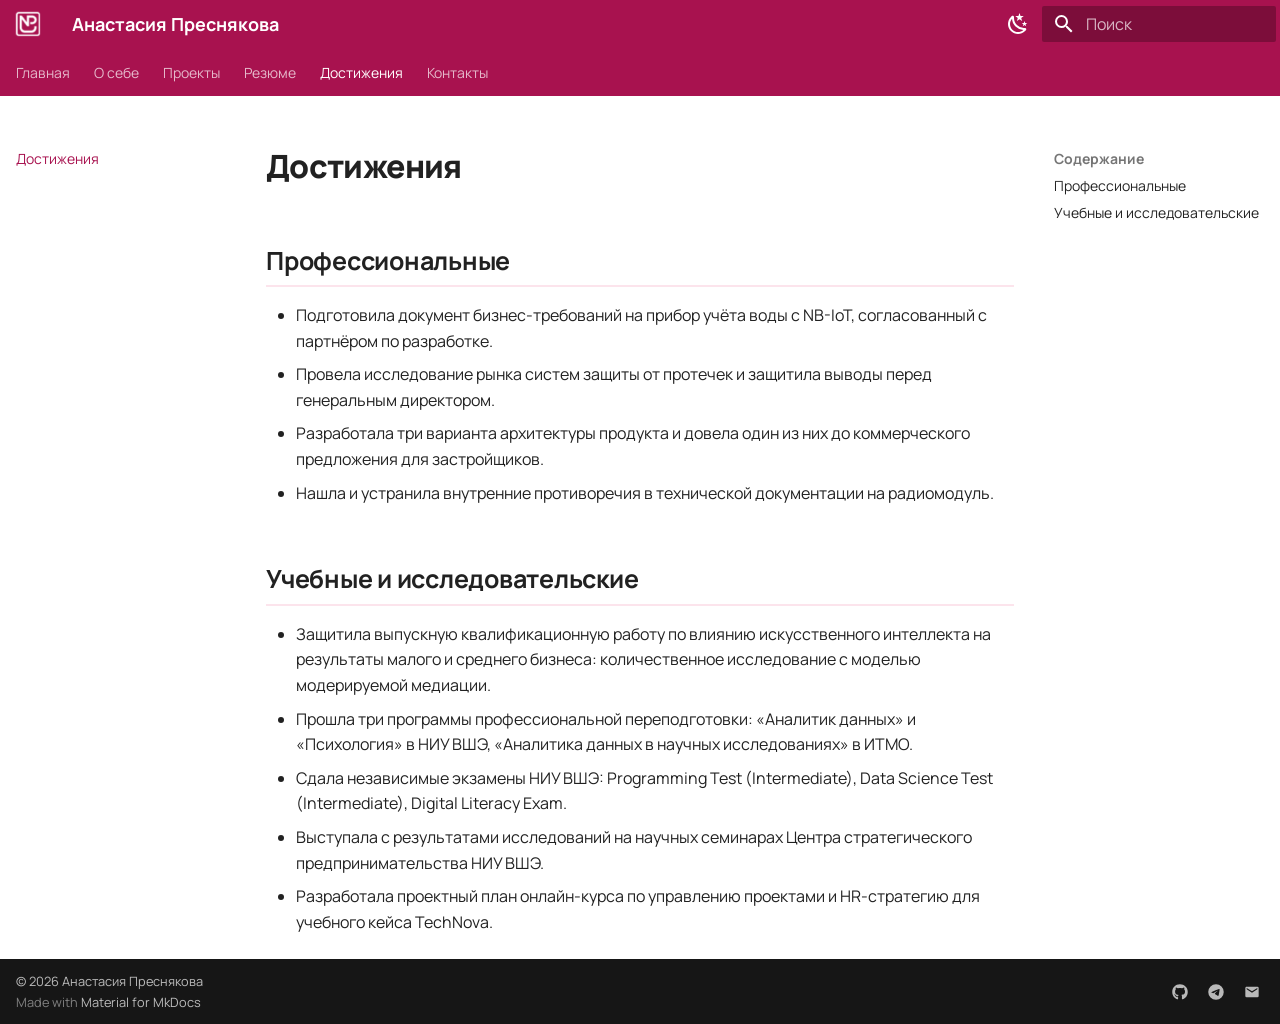
<file: achievements/index.html>
<!doctype html>
<html lang="ru" class="no-js">
  <head>
    
      <meta charset="utf-8">
      <meta name="viewport" content="width=device-width,initial-scale=1">
      
        <meta name="description" content="Персональный сайт продуктового менеджера в сфере IoT">
      
      
        <meta name="author" content="Преснякова Анастасия Алексеевна">
      
      
        <link rel="canonical" href="https://naspresn.github.io/devops-lab-presnyakova/achievements/">
      
      
        <link rel="prev" href="../resume/">
      
      
        <link rel="next" href="../contacts/">
      
      
        
      
      
      <link rel="icon" href="../images/favicon.png">
      <meta name="generator" content="mkdocs-1.6.1, mkdocs-material-9.7.7">
    
    
      
        <title>Достижения - Анастасия Преснякова</title>
      
    
    
      <link rel="stylesheet" href="../assets/stylesheets/main.ec1eaa64.min.css">
      
        
        <link rel="stylesheet" href="../assets/stylesheets/palette.ab4e12ef.min.css">
      
      


    
    
      
    
    
      
        
        
        <link rel="preconnect" href="https://fonts.gstatic.com" crossorigin>
        <link rel="stylesheet" href="https://fonts.googleapis.com/css?family=Manrope:300,300i,400,400i,700,700i%7CJetBrains+Mono:400,400i,700,700i&display=fallback">
        <style>:root{--md-text-font:"Manrope";--md-code-font:"JetBrains Mono"}</style>
      
    
    
      <link rel="stylesheet" href="../stylesheets/extra.css">
    
    <script>__md_scope=new URL("..",location),__md_hash=e=>[...e].reduce(((e,_)=>(e<<5)-e+_.charCodeAt(0)),0),__md_get=(e,_=localStorage,t=__md_scope)=>JSON.parse(_.getItem(t.pathname+"."+e)),__md_set=(e,_,t=localStorage,a=__md_scope)=>{try{t.setItem(a.pathname+"."+e,JSON.stringify(_))}catch(e){}}</script>
    
      

    
    
  </head>
  
  
    
    
      
    
    
    
    
    <body dir="ltr" data-md-color-scheme="default" data-md-color-primary="pink" data-md-color-accent="pink">
  
    
    <input class="md-toggle" data-md-toggle="drawer" type="checkbox" id="__drawer" autocomplete="off">
    <input class="md-toggle" data-md-toggle="search" type="checkbox" id="__search" autocomplete="off">
    <label class="md-overlay" for="__drawer"></label>
    <div data-md-component="skip">
      
        
        <a href="#_1" class="md-skip">
          Перейти к содержанию
        </a>
      
    </div>
    <div data-md-component="announce">
      
    </div>
    
    
      

<header class="md-header" data-md-component="header">
  <nav class="md-header__inner md-grid" aria-label="Верхний колонтитул">
    <a href=".." title="Анастасия Преснякова" class="md-header__button md-logo" aria-label="Анастасия Преснякова" data-md-component="logo">
      
  <img src="../images/logo.png" alt="logo">

    </a>
    <label class="md-header__button md-icon" for="__drawer">
      
      <svg xmlns="http://www.w3.org/2000/svg" viewBox="0 0 24 24"><path d="M3 6h18v2H3zm0 5h18v2H3zm0 5h18v2H3z"/></svg>
    </label>
    <div class="md-header__title" data-md-component="header-title">
      <div class="md-header__ellipsis">
        <div class="md-header__topic">
          <span class="md-ellipsis">
            Анастасия Преснякова
          </span>
        </div>
        <div class="md-header__topic" data-md-component="header-topic">
          <span class="md-ellipsis">
            
              Достижения
            
          </span>
        </div>
      </div>
    </div>
    
      
        <form class="md-header__option" data-md-component="palette">
  
    
    
    
    <input class="md-option" data-md-color-media="" data-md-color-scheme="default" data-md-color-primary="pink" data-md-color-accent="pink"  aria-label="Тёмная тема"  type="radio" name="__palette" id="__palette_0">
    
      <label class="md-header__button md-icon" title="Тёмная тема" for="__palette_1" hidden>
        <svg xmlns="http://www.w3.org/2000/svg" viewBox="0 0 24 24"><path d="m17.75 4.09-2.53 1.94.91 3.06-2.63-1.81-2.63 1.81.91-3.06-2.53-1.94L12.44 4l1.06-3 1.06 3zm3.5 6.91-1.64 1.25.59 1.98-1.7-1.17-1.7 1.17.59-1.98L15.75 11l2.06-.05L18.5 9l.69 1.95zm-2.28 4.95c.83-.08 1.72 1.1 1.19 1.85-.32.45-.66.87-1.08 1.27C15.17 23 8.84 23 4.94 19.07c-3.91-3.9-3.91-10.24 0-14.14.4-.4.82-.76 1.27-1.08.75-.53 1.93.36 1.85 1.19-.27 2.86.69 5.83 2.89 8.02a9.96 9.96 0 0 0 8.02 2.89m-1.64 2.02a12.08 12.08 0 0 1-7.8-3.47c-2.17-2.19-3.33-5-3.49-7.82-2.81 3.14-2.7 7.96.31 10.98 3.02 3.01 7.84 3.12 10.98.31"/></svg>
      </label>
    
  
    
    
    
    <input class="md-option" data-md-color-media="" data-md-color-scheme="slate" data-md-color-primary="pink" data-md-color-accent="pink"  aria-label="Светлая тема"  type="radio" name="__palette" id="__palette_1">
    
      <label class="md-header__button md-icon" title="Светлая тема" for="__palette_0" hidden>
        <svg xmlns="http://www.w3.org/2000/svg" viewBox="0 0 24 24"><path d="M12 7a5 5 0 0 1 5 5 5 5 0 0 1-5 5 5 5 0 0 1-5-5 5 5 0 0 1 5-5m0 2a3 3 0 0 0-3 3 3 3 0 0 0 3 3 3 3 0 0 0 3-3 3 3 0 0 0-3-3m0-7 2.39 3.42C13.65 5.15 12.84 5 12 5s-1.65.15-2.39.42zM3.34 7l4.16-.35A7.2 7.2 0 0 0 5.94 8.5c-.44.74-.69 1.5-.83 2.29zm.02 10 1.76-3.77a7.131 7.131 0 0 0 2.38 4.14zM20.65 7l-1.77 3.79a7.02 7.02 0 0 0-2.38-4.15zm-.01 10-4.14.36c.59-.51 1.12-1.14 1.54-1.86.42-.73.69-1.5.83-2.29zM12 22l-2.41-3.44c.74.27 1.55.44 2.41.44.82 0 1.63-.17 2.37-.44z"/></svg>
      </label>
    
  
</form>
      
    
    
      <script>var palette=__md_get("__palette");if(palette&&palette.color){if("(prefers-color-scheme)"===palette.color.media){var media=matchMedia("(prefers-color-scheme: light)"),input=document.querySelector(media.matches?"[data-md-color-media='(prefers-color-scheme: light)']":"[data-md-color-media='(prefers-color-scheme: dark)']");palette.color.media=input.getAttribute("data-md-color-media"),palette.color.scheme=input.getAttribute("data-md-color-scheme"),palette.color.primary=input.getAttribute("data-md-color-primary"),palette.color.accent=input.getAttribute("data-md-color-accent")}for(var[key,value]of Object.entries(palette.color))document.body.setAttribute("data-md-color-"+key,value)}</script>
    
    
    
      
      
        <label class="md-header__button md-icon" for="__search">
          
          <svg xmlns="http://www.w3.org/2000/svg" viewBox="0 0 24 24"><path d="M9.5 3A6.5 6.5 0 0 1 16 9.5c0 1.61-.59 3.09-1.56 4.23l.27.27h.79l5 5-1.5 1.5-5-5v-.79l-.27-.27A6.52 6.52 0 0 1 9.5 16 6.5 6.5 0 0 1 3 9.5 6.5 6.5 0 0 1 9.5 3m0 2C7 5 5 7 5 9.5S7 14 9.5 14 14 12 14 9.5 12 5 9.5 5"/></svg>
        </label>
        <div class="md-search" data-md-component="search" role="dialog">
  <label class="md-search__overlay" for="__search"></label>
  <div class="md-search__inner" role="search">
    <form class="md-search__form" name="search">
      <input type="text" class="md-search__input" name="query" aria-label="Поиск" placeholder="Поиск" autocapitalize="off" autocorrect="off" autocomplete="off" spellcheck="false" data-md-component="search-query" required>
      <label class="md-search__icon md-icon" for="__search">
        
        <svg xmlns="http://www.w3.org/2000/svg" viewBox="0 0 24 24"><path d="M9.5 3A6.5 6.5 0 0 1 16 9.5c0 1.61-.59 3.09-1.56 4.23l.27.27h.79l5 5-1.5 1.5-5-5v-.79l-.27-.27A6.52 6.52 0 0 1 9.5 16 6.5 6.5 0 0 1 3 9.5 6.5 6.5 0 0 1 9.5 3m0 2C7 5 5 7 5 9.5S7 14 9.5 14 14 12 14 9.5 12 5 9.5 5"/></svg>
        
        <svg xmlns="http://www.w3.org/2000/svg" viewBox="0 0 24 24"><path d="M20 11v2H8l5.5 5.5-1.42 1.42L4.16 12l7.92-7.92L13.5 5.5 8 11z"/></svg>
      </label>
      <nav class="md-search__options" aria-label="Поиск">
        
          <a href="javascript:void(0)" class="md-search__icon md-icon" title="Поделиться" aria-label="Поделиться" data-clipboard data-clipboard-text="" data-md-component="search-share" tabindex="-1">
            
            <svg xmlns="http://www.w3.org/2000/svg" viewBox="0 0 24 24"><path d="M18 16.08c-.76 0-1.44.3-1.96.77L8.91 12.7c.05-.23.09-.46.09-.7s-.04-.47-.09-.7l7.05-4.11c.54.5 1.25.81 2.04.81a3 3 0 0 0 3-3 3 3 0 0 0-3-3 3 3 0 0 0-3 3c0 .24.04.47.09.7L8.04 9.81C7.5 9.31 6.79 9 6 9a3 3 0 0 0-3 3 3 3 0 0 0 3 3c.79 0 1.5-.31 2.04-.81l7.12 4.15c-.05.21-.08.43-.08.66 0 1.61 1.31 2.91 2.92 2.91s2.92-1.3 2.92-2.91A2.92 2.92 0 0 0 18 16.08"/></svg>
          </a>
        
        <button type="reset" class="md-search__icon md-icon" title="Очистить" aria-label="Очистить" tabindex="-1">
          
          <svg xmlns="http://www.w3.org/2000/svg" viewBox="0 0 24 24"><path d="M19 6.41 17.59 5 12 10.59 6.41 5 5 6.41 10.59 12 5 17.59 6.41 19 12 13.41 17.59 19 19 17.59 13.41 12z"/></svg>
        </button>
      </nav>
      
    </form>
    <div class="md-search__output">
      <div class="md-search__scrollwrap" tabindex="0" data-md-scrollfix>
        <div class="md-search-result" data-md-component="search-result">
          <div class="md-search-result__meta">
            Инициализация поиска
          </div>
          <ol class="md-search-result__list" role="presentation"></ol>
        </div>
      </div>
    </div>
  </div>
</div>
      
    
    
  </nav>
  
</header>
    
    <div class="md-container" data-md-component="container">
      
      
        
          
            
<nav class="md-tabs" aria-label="Вкладки" data-md-component="tabs">
  <div class="md-grid">
    <ul class="md-tabs__list">
      
        
  
  
  
  
    <li class="md-tabs__item">
      <a href=".." class="md-tabs__link">
        
  
  
    
  
  Главная

      </a>
    </li>
  

      
        
  
  
  
  
    <li class="md-tabs__item">
      <a href="../about/" class="md-tabs__link">
        
  
  
    
  
  О себе

      </a>
    </li>
  

      
        
  
  
  
  
    <li class="md-tabs__item">
      <a href="../projects/" class="md-tabs__link">
        
  
  
    
  
  Проекты

      </a>
    </li>
  

      
        
  
  
  
  
    <li class="md-tabs__item">
      <a href="../resume/" class="md-tabs__link">
        
  
  
    
  
  Резюме

      </a>
    </li>
  

      
        
  
  
  
    
  
  
    <li class="md-tabs__item md-tabs__item--active">
      <a href="./" class="md-tabs__link">
        
  
  
    
  
  Достижения

      </a>
    </li>
  

      
        
  
  
  
  
    <li class="md-tabs__item">
      <a href="../contacts/" class="md-tabs__link">
        
  
  
    
  
  Контакты

      </a>
    </li>
  

      
    </ul>
  </div>
</nav>
          
        
      
      <main class="md-main" data-md-component="main">
        <div class="md-main__inner md-grid">
          
            
              
              <div class="md-sidebar md-sidebar--primary" data-md-component="sidebar" data-md-type="navigation" >
                <div class="md-sidebar__scrollwrap">
                  <div class="md-sidebar__inner">
                    


  


<nav class="md-nav md-nav--primary md-nav--lifted" aria-label="Навигация" data-md-level="0">
  <label class="md-nav__title" for="__drawer">
    <a href=".." title="Анастасия Преснякова" class="md-nav__button md-logo" aria-label="Анастасия Преснякова" data-md-component="logo">
      
  <img src="../images/logo.png" alt="logo">

    </a>
    Анастасия Преснякова
  </label>
  
  <ul class="md-nav__list" data-md-scrollfix>
    
      
      
  
  
  
  
    <li class="md-nav__item">
      <a href=".." class="md-nav__link">
        
  
  
  <span class="md-ellipsis">
    
  
    Главная
  

    
  </span>
  
  

      </a>
    </li>
  

    
      
      
  
  
  
  
    <li class="md-nav__item">
      <a href="../about/" class="md-nav__link">
        
  
  
  <span class="md-ellipsis">
    
  
    О себе
  

    
  </span>
  
  

      </a>
    </li>
  

    
      
      
  
  
  
  
    <li class="md-nav__item">
      <a href="../projects/" class="md-nav__link">
        
  
  
  <span class="md-ellipsis">
    
  
    Проекты
  

    
  </span>
  
  

      </a>
    </li>
  

    
      
      
  
  
  
  
    <li class="md-nav__item">
      <a href="../resume/" class="md-nav__link">
        
  
  
  <span class="md-ellipsis">
    
  
    Резюме
  

    
  </span>
  
  

      </a>
    </li>
  

    
      
      
  
  
    
  
  
  
    <li class="md-nav__item md-nav__item--active">
      
      <input class="md-nav__toggle md-toggle" type="checkbox" id="__toc">
      
      
        
      
      
        <label class="md-nav__link md-nav__link--active" for="__toc">
          
  
  
  <span class="md-ellipsis">
    
  
    Достижения
  

    
  </span>
  
  

          <span class="md-nav__icon md-icon"></span>
        </label>
      
      <a href="./" class="md-nav__link md-nav__link--active">
        
  
  
  <span class="md-ellipsis">
    
  
    Достижения
  

    
  </span>
  
  

      </a>
      
        

<nav class="md-nav md-nav--secondary" aria-label="Содержание">
  
  
  
    
  
  
    <label class="md-nav__title" for="__toc">
      <span class="md-nav__icon md-icon"></span>
      Содержание
    </label>
    <ul class="md-nav__list" data-md-component="toc" data-md-scrollfix>
      
        <li class="md-nav__item">
  <a href="#_2" class="md-nav__link">
    <span class="md-ellipsis">
      
        Профессиональные
      
    </span>
  </a>
  
</li>
      
        <li class="md-nav__item">
  <a href="#_3" class="md-nav__link">
    <span class="md-ellipsis">
      
        Учебные и исследовательские
      
    </span>
  </a>
  
</li>
      
    </ul>
  
</nav>
      
    </li>
  

    
      
      
  
  
  
  
    <li class="md-nav__item">
      <a href="../contacts/" class="md-nav__link">
        
  
  
  <span class="md-ellipsis">
    
  
    Контакты
  

    
  </span>
  
  

      </a>
    </li>
  

    
  </ul>
</nav>
                  </div>
                </div>
              </div>
            
            
              
              <div class="md-sidebar md-sidebar--secondary" data-md-component="sidebar" data-md-type="toc" >
                <div class="md-sidebar__scrollwrap">
                  <div class="md-sidebar__inner">
                    

<nav class="md-nav md-nav--secondary" aria-label="Содержание">
  
  
  
    
  
  
    <label class="md-nav__title" for="__toc">
      <span class="md-nav__icon md-icon"></span>
      Содержание
    </label>
    <ul class="md-nav__list" data-md-component="toc" data-md-scrollfix>
      
        <li class="md-nav__item">
  <a href="#_2" class="md-nav__link">
    <span class="md-ellipsis">
      
        Профессиональные
      
    </span>
  </a>
  
</li>
      
        <li class="md-nav__item">
  <a href="#_3" class="md-nav__link">
    <span class="md-ellipsis">
      
        Учебные и исследовательские
      
    </span>
  </a>
  
</li>
      
    </ul>
  
</nav>
                  </div>
                </div>
              </div>
            
          
          
            <div class="md-content" data-md-component="content">
              
              <article class="md-content__inner md-typeset">
                
                  



<h1 id="_1">Достижения<a class="headerlink" href="#_1" title="Permanent link">&para;</a></h1>
<h2 id="_2">Профессиональные<a class="headerlink" href="#_2" title="Permanent link">&para;</a></h2>
<ul>
<li>Подготовила документ бизнес-требований на прибор учёта воды с NB-IoT, согласованный с партнёром по разработке.</li>
<li>Провела исследование рынка систем защиты от протечек и защитила выводы перед генеральным директором.</li>
<li>Разработала три варианта архитектуры продукта и довела один из них до коммерческого предложения для застройщиков.</li>
<li>Нашла и устранила внутренние противоречия в технической документации на радиомодуль.</li>
</ul>
<h2 id="_3">Учебные и исследовательские<a class="headerlink" href="#_3" title="Permanent link">&para;</a></h2>
<ul>
<li>Защитила выпускную квалификационную работу по влиянию искусственного интеллекта на результаты малого и среднего бизнеса: количественное исследование с моделью модерируемой медиации.</li>
<li>Прошла три программы профессиональной переподготовки: «Аналитик данных» и «Психология» в НИУ ВШЭ, «Аналитика данных в научных исследованиях» в ИТМО.</li>
<li>Сдала независимые экзамены НИУ ВШЭ: Programming Test (Intermediate), Data Science Test (Intermediate), Digital Literacy Exam.</li>
<li>Выступала с результатами исследований на научных семинарах Центра стратегического предпринимательства НИУ ВШЭ.</li>
<li>Разработала проектный план онлайн-курса по управлению проектами и HR-стратегию для учебного кейса TechNova.</li>
</ul>












                
              </article>
            </div>
          
          
<script>var target=document.getElementById(location.hash.slice(1));target&&target.name&&(target.checked=target.name.startsWith("__tabbed_"))</script>
        </div>
        
          <button type="button" class="md-top md-icon" data-md-component="top" hidden>
  
  <svg xmlns="http://www.w3.org/2000/svg" viewBox="0 0 24 24"><path d="M13 20h-2V8l-5.5 5.5-1.42-1.42L12 4.16l7.92 7.92-1.42 1.42L13 8z"/></svg>
  К началу
</button>
        
      </main>
      
        <footer class="md-footer">
  
  <div class="md-footer-meta md-typeset">
    <div class="md-footer-meta__inner md-grid">
      <div class="md-copyright">
  
    <div class="md-copyright__highlight">
      © 2026 Анастасия Преснякова
    </div>
  
  
    Made with
    <a href="https://squidfunk.github.io/mkdocs-material/" target="_blank" rel="noopener">
      Material for MkDocs
    </a>
  
</div>
      
        
<div class="md-social">
  
    
    
    
    
    <a href="https://github.com/naspresn" target="_blank" rel="noopener" title="GitHub" class="md-social__link">
      <svg xmlns="http://www.w3.org/2000/svg" viewBox="0 0 512 512"><!--! Font Awesome Free 7.1.0 by @fontawesome - https://fontawesome.com License - https://fontawesome.com/license/free (Icons: CC BY 4.0, Fonts: SIL OFL 1.1, Code: MIT License) Copyright 2025 Fonticons, Inc.--><path d="M173.9 397.4c0 2-2.3 3.6-5.2 3.6-3.3.3-5.6-1.3-5.6-3.6 0-2 2.3-3.6 5.2-3.6 3-.3 5.6 1.3 5.6 3.6m-31.1-4.5c-.7 2 1.3 4.3 4.3 4.9 2.6 1 5.6 0 6.2-2s-1.3-4.3-4.3-5.2c-2.6-.7-5.5.3-6.2 2.3m44.2-1.7c-2.9.7-4.9 2.6-4.6 4.9.3 2 2.9 3.3 5.9 2.6 2.9-.7 4.9-2.6 4.6-4.6-.3-1.9-3-3.2-5.9-2.9M252.8 8C114.1 8 8 113.3 8 252c0 110.9 69.8 205.8 169.5 239.2 12.8 2.3 17.3-5.6 17.3-12.1 0-6.2-.3-40.4-.3-61.4 0 0-70 15-84.7-29.8 0 0-11.4-29.1-27.8-36.6 0 0-22.9-15.7 1.6-15.4 0 0 24.9 2 38.6 25.8 21.9 38.6 58.6 27.5 72.9 20.9 2.3-16 8.8-27.1 16-33.7-55.9-6.2-112.3-14.3-112.3-110.5 0-27.5 7.6-41.3 23.6-58.9-2.6-6.5-11.1-33.3 2.6-67.9 20.9-6.5 69 27 69 27 20-5.6 41.5-8.5 62.8-8.5s42.8 2.9 62.8 8.5c0 0 48.1-33.6 69-27 13.7 34.7 5.2 61.4 2.6 67.9 16 17.7 25.8 31.5 25.8 58.9 0 96.5-58.9 104.2-114.8 110.5 9.2 7.9 17 22.9 17 46.4 0 33.7-.3 75.4-.3 83.6 0 6.5 4.6 14.4 17.3 12.1C436.2 457.8 504 362.9 504 252 504 113.3 391.5 8 252.8 8M105.2 352.9c-1.3 1-1 3.3.7 5.2 1.6 1.6 3.9 2.3 5.2 1 1.3-1 1-3.3-.7-5.2-1.6-1.6-3.9-2.3-5.2-1m-10.8-8.1c-.7 1.3.3 2.9 2.3 3.9 1.6 1 3.6.7 4.3-.7.7-1.3-.3-2.9-2.3-3.9-2-.6-3.6-.3-4.3.7m32.4 35.6c-1.6 1.3-1 4.3 1.3 6.2 2.3 2.3 5.2 2.6 6.5 1 1.3-1.3.7-4.3-1.3-6.2-2.2-2.3-5.2-2.6-6.5-1m-11.4-14.7c-1.6 1-1.6 3.6 0 5.9s4.3 3.3 5.6 2.3c1.6-1.3 1.6-3.9 0-6.2-1.4-2.3-4-3.3-5.6-2"/></svg>
    </a>
  
    
    
    
    
    <a href="https://t.me/npresn" target="_blank" rel="noopener" title="Telegram" class="md-social__link">
      <svg xmlns="http://www.w3.org/2000/svg" viewBox="0 0 512 512"><!--! Font Awesome Free 7.1.0 by @fontawesome - https://fontawesome.com License - https://fontawesome.com/license/free (Icons: CC BY 4.0, Fonts: SIL OFL 1.1, Code: MIT License) Copyright 2025 Fonticons, Inc.--><path d="M256 8a248 248 0 1 0 0 496 248 248 0 1 0 0-496m115 168.7c-3.7 39.2-19.9 134.4-28.1 178.3-3.5 18.6-10.3 24.8-16.9 25.4-14.4 1.3-25.3-9.5-39.3-18.7-21.8-14.3-34.2-23.2-55.3-37.2-24.5-16.1-8.6-25 5.3-39.5 3.7-3.8 67.1-61.5 68.3-66.7.2-.7.3-3.1-1.2-4.4s-3.6-.8-5.1-.5c-2.2.5-37.1 23.5-104.6 69.1-9.9 6.8-18.9 10.1-26.9 9.9-8.9-.2-25.9-5-38.6-9.1-15.5-5-27.9-7.7-26.8-16.3.6-4.5 6.7-9 18.4-13.7 72.3-31.5 120.5-52.3 144.6-62.3 68.9-28.6 83.2-33.6 92.5-33.8 2.1 0 6.6.5 9.6 2.9 2 1.7 3.2 4.1 3.5 6.7.5 3.2.6 6.5.4 9.8z"/></svg>
    </a>
  
    
    
    
    
    <a href="mailto:naspresn@gmail.com" target="_blank" rel="noopener" title="Почта" class="md-social__link">
      <svg xmlns="http://www.w3.org/2000/svg" viewBox="0 0 24 24"><path d="m20 8-8 5-8-5V6l8 5 8-5m0-2H4c-1.11 0-2 .89-2 2v12a2 2 0 0 0 2 2h16a2 2 0 0 0 2-2V6a2 2 0 0 0-2-2"/></svg>
    </a>
  
</div>
      
    </div>
  </div>
</footer>
      
    </div>
    <div class="md-dialog" data-md-component="dialog">
      <div class="md-dialog__inner md-typeset"></div>
    </div>
    
    
    
      
      
      <script id="__config" type="application/json">{"annotate": null, "base": "..", "features": ["navigation.tabs", "navigation.sections", "navigation.top", "navigation.instant", "search.highlight", "search.share", "content.code.copy"], "search": "../assets/javascripts/workers/search.2c215733.min.js", "tags": null, "translations": {"clipboard.copied": "\u0421\u043a\u043e\u043f\u0438\u0440\u043e\u0432\u0430\u043d\u043e \u0432 \u0431\u0443\u0444\u0435\u0440", "clipboard.copy": "\u041a\u043e\u043f\u0438\u0440\u043e\u0432\u0430\u0442\u044c \u0432 \u0431\u0443\u0444\u0435\u0440", "search.result.more.one": "\u0415\u0449\u0451 1 \u043d\u0430 \u044d\u0442\u043e\u0439 \u0441\u0442\u0440\u0430\u043d\u0438\u0446\u0435", "search.result.more.other": "\u0415\u0449\u0451 # \u043d\u0430 \u044d\u0442\u043e\u0439 \u0441\u0442\u0440\u0430\u043d\u0438\u0446\u0435", "search.result.none": "\u0421\u043e\u0432\u043f\u0430\u0434\u0435\u043d\u0438\u0439 \u043d\u0435 \u043d\u0430\u0439\u0434\u0435\u043d\u043e", "search.result.one": "\u041d\u0430\u0439\u0434\u0435\u043d\u043e 1 \u0441\u043e\u0432\u043f\u0430\u0434\u0435\u043d\u0438\u0435", "search.result.other": "\u041d\u0430\u0439\u0434\u0435\u043d\u043e \u0441\u043e\u0432\u043f\u0430\u0434\u0435\u043d\u0438\u0439: #", "search.result.placeholder": "\u041d\u0430\u0447\u043d\u0438\u0442\u0435 \u043f\u0435\u0447\u0430\u0442\u0430\u0442\u044c \u0434\u043b\u044f \u043f\u043e\u0438\u0441\u043a\u0430", "search.result.term.missing": "\u041e\u0442\u0441\u0443\u0442\u0441\u0442\u0432\u0443\u0435\u0442", "select.version": "\u0412\u044b\u0431\u0435\u0440\u0438\u0442\u0435 \u0432\u0435\u0440\u0441\u0438\u044e"}, "version": null}</script>
    
    
      <script src="../assets/javascripts/bundle.d7400e89.min.js"></script>
      
    
  </body>
</html>
</file>
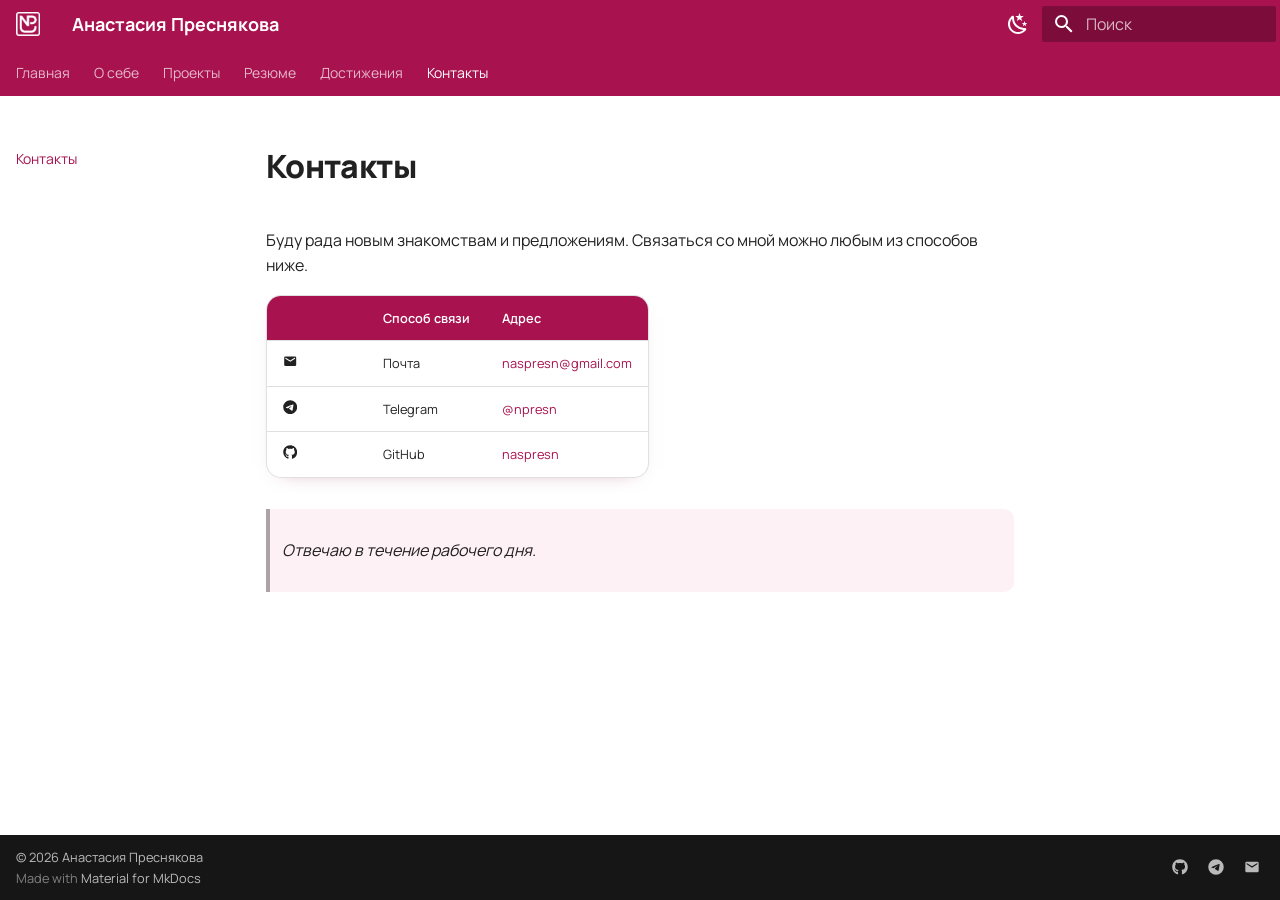
<file: contacts/index.html>
<!doctype html>
<html lang="ru" class="no-js">
  <head>
    
      <meta charset="utf-8">
      <meta name="viewport" content="width=device-width,initial-scale=1">
      
        <meta name="description" content="Персональный сайт продуктового менеджера в сфере IoT">
      
      
        <meta name="author" content="Преснякова Анастасия Алексеевна">
      
      
        <link rel="canonical" href="https://naspresn.github.io/devops-lab-presnyakova/contacts/">
      
      
        <link rel="prev" href="../achievements/">
      
      
      
        
      
      
      <link rel="icon" href="../images/favicon.png">
      <meta name="generator" content="mkdocs-1.6.1, mkdocs-material-9.7.7">
    
    
      
        <title>Контакты - Анастасия Преснякова</title>
      
    
    
      <link rel="stylesheet" href="../assets/stylesheets/main.ec1eaa64.min.css">
      
        
        <link rel="stylesheet" href="../assets/stylesheets/palette.ab4e12ef.min.css">
      
      


    
    
      
    
    
      
        
        
        <link rel="preconnect" href="https://fonts.gstatic.com" crossorigin>
        <link rel="stylesheet" href="https://fonts.googleapis.com/css?family=Manrope:300,300i,400,400i,700,700i%7CJetBrains+Mono:400,400i,700,700i&display=fallback">
        <style>:root{--md-text-font:"Manrope";--md-code-font:"JetBrains Mono"}</style>
      
    
    
      <link rel="stylesheet" href="../stylesheets/extra.css">
    
    <script>__md_scope=new URL("..",location),__md_hash=e=>[...e].reduce(((e,_)=>(e<<5)-e+_.charCodeAt(0)),0),__md_get=(e,_=localStorage,t=__md_scope)=>JSON.parse(_.getItem(t.pathname+"."+e)),__md_set=(e,_,t=localStorage,a=__md_scope)=>{try{t.setItem(a.pathname+"."+e,JSON.stringify(_))}catch(e){}}</script>
    
      

    
    
  </head>
  
  
    
    
      
    
    
    
    
    <body dir="ltr" data-md-color-scheme="default" data-md-color-primary="pink" data-md-color-accent="pink">
  
    
    <input class="md-toggle" data-md-toggle="drawer" type="checkbox" id="__drawer" autocomplete="off">
    <input class="md-toggle" data-md-toggle="search" type="checkbox" id="__search" autocomplete="off">
    <label class="md-overlay" for="__drawer"></label>
    <div data-md-component="skip">
      
        
        <a href="#_1" class="md-skip">
          Перейти к содержанию
        </a>
      
    </div>
    <div data-md-component="announce">
      
    </div>
    
    
      

<header class="md-header" data-md-component="header">
  <nav class="md-header__inner md-grid" aria-label="Верхний колонтитул">
    <a href=".." title="Анастасия Преснякова" class="md-header__button md-logo" aria-label="Анастасия Преснякова" data-md-component="logo">
      
  <img src="../images/logo.png" alt="logo">

    </a>
    <label class="md-header__button md-icon" for="__drawer">
      
      <svg xmlns="http://www.w3.org/2000/svg" viewBox="0 0 24 24"><path d="M3 6h18v2H3zm0 5h18v2H3zm0 5h18v2H3z"/></svg>
    </label>
    <div class="md-header__title" data-md-component="header-title">
      <div class="md-header__ellipsis">
        <div class="md-header__topic">
          <span class="md-ellipsis">
            Анастасия Преснякова
          </span>
        </div>
        <div class="md-header__topic" data-md-component="header-topic">
          <span class="md-ellipsis">
            
              Контакты
            
          </span>
        </div>
      </div>
    </div>
    
      
        <form class="md-header__option" data-md-component="palette">
  
    
    
    
    <input class="md-option" data-md-color-media="" data-md-color-scheme="default" data-md-color-primary="pink" data-md-color-accent="pink"  aria-label="Тёмная тема"  type="radio" name="__palette" id="__palette_0">
    
      <label class="md-header__button md-icon" title="Тёмная тема" for="__palette_1" hidden>
        <svg xmlns="http://www.w3.org/2000/svg" viewBox="0 0 24 24"><path d="m17.75 4.09-2.53 1.94.91 3.06-2.63-1.81-2.63 1.81.91-3.06-2.53-1.94L12.44 4l1.06-3 1.06 3zm3.5 6.91-1.64 1.25.59 1.98-1.7-1.17-1.7 1.17.59-1.98L15.75 11l2.06-.05L18.5 9l.69 1.95zm-2.28 4.95c.83-.08 1.72 1.1 1.19 1.85-.32.45-.66.87-1.08 1.27C15.17 23 8.84 23 4.94 19.07c-3.91-3.9-3.91-10.24 0-14.14.4-.4.82-.76 1.27-1.08.75-.53 1.93.36 1.85 1.19-.27 2.86.69 5.83 2.89 8.02a9.96 9.96 0 0 0 8.02 2.89m-1.64 2.02a12.08 12.08 0 0 1-7.8-3.47c-2.17-2.19-3.33-5-3.49-7.82-2.81 3.14-2.7 7.96.31 10.98 3.02 3.01 7.84 3.12 10.98.31"/></svg>
      </label>
    
  
    
    
    
    <input class="md-option" data-md-color-media="" data-md-color-scheme="slate" data-md-color-primary="pink" data-md-color-accent="pink"  aria-label="Светлая тема"  type="radio" name="__palette" id="__palette_1">
    
      <label class="md-header__button md-icon" title="Светлая тема" for="__palette_0" hidden>
        <svg xmlns="http://www.w3.org/2000/svg" viewBox="0 0 24 24"><path d="M12 7a5 5 0 0 1 5 5 5 5 0 0 1-5 5 5 5 0 0 1-5-5 5 5 0 0 1 5-5m0 2a3 3 0 0 0-3 3 3 3 0 0 0 3 3 3 3 0 0 0 3-3 3 3 0 0 0-3-3m0-7 2.39 3.42C13.65 5.15 12.84 5 12 5s-1.65.15-2.39.42zM3.34 7l4.16-.35A7.2 7.2 0 0 0 5.94 8.5c-.44.74-.69 1.5-.83 2.29zm.02 10 1.76-3.77a7.131 7.131 0 0 0 2.38 4.14zM20.65 7l-1.77 3.79a7.02 7.02 0 0 0-2.38-4.15zm-.01 10-4.14.36c.59-.51 1.12-1.14 1.54-1.86.42-.73.69-1.5.83-2.29zM12 22l-2.41-3.44c.74.27 1.55.44 2.41.44.82 0 1.63-.17 2.37-.44z"/></svg>
      </label>
    
  
</form>
      
    
    
      <script>var palette=__md_get("__palette");if(palette&&palette.color){if("(prefers-color-scheme)"===palette.color.media){var media=matchMedia("(prefers-color-scheme: light)"),input=document.querySelector(media.matches?"[data-md-color-media='(prefers-color-scheme: light)']":"[data-md-color-media='(prefers-color-scheme: dark)']");palette.color.media=input.getAttribute("data-md-color-media"),palette.color.scheme=input.getAttribute("data-md-color-scheme"),palette.color.primary=input.getAttribute("data-md-color-primary"),palette.color.accent=input.getAttribute("data-md-color-accent")}for(var[key,value]of Object.entries(palette.color))document.body.setAttribute("data-md-color-"+key,value)}</script>
    
    
    
      
      
        <label class="md-header__button md-icon" for="__search">
          
          <svg xmlns="http://www.w3.org/2000/svg" viewBox="0 0 24 24"><path d="M9.5 3A6.5 6.5 0 0 1 16 9.5c0 1.61-.59 3.09-1.56 4.23l.27.27h.79l5 5-1.5 1.5-5-5v-.79l-.27-.27A6.52 6.52 0 0 1 9.5 16 6.5 6.5 0 0 1 3 9.5 6.5 6.5 0 0 1 9.5 3m0 2C7 5 5 7 5 9.5S7 14 9.5 14 14 12 14 9.5 12 5 9.5 5"/></svg>
        </label>
        <div class="md-search" data-md-component="search" role="dialog">
  <label class="md-search__overlay" for="__search"></label>
  <div class="md-search__inner" role="search">
    <form class="md-search__form" name="search">
      <input type="text" class="md-search__input" name="query" aria-label="Поиск" placeholder="Поиск" autocapitalize="off" autocorrect="off" autocomplete="off" spellcheck="false" data-md-component="search-query" required>
      <label class="md-search__icon md-icon" for="__search">
        
        <svg xmlns="http://www.w3.org/2000/svg" viewBox="0 0 24 24"><path d="M9.5 3A6.5 6.5 0 0 1 16 9.5c0 1.61-.59 3.09-1.56 4.23l.27.27h.79l5 5-1.5 1.5-5-5v-.79l-.27-.27A6.52 6.52 0 0 1 9.5 16 6.5 6.5 0 0 1 3 9.5 6.5 6.5 0 0 1 9.5 3m0 2C7 5 5 7 5 9.5S7 14 9.5 14 14 12 14 9.5 12 5 9.5 5"/></svg>
        
        <svg xmlns="http://www.w3.org/2000/svg" viewBox="0 0 24 24"><path d="M20 11v2H8l5.5 5.5-1.42 1.42L4.16 12l7.92-7.92L13.5 5.5 8 11z"/></svg>
      </label>
      <nav class="md-search__options" aria-label="Поиск">
        
          <a href="javascript:void(0)" class="md-search__icon md-icon" title="Поделиться" aria-label="Поделиться" data-clipboard data-clipboard-text="" data-md-component="search-share" tabindex="-1">
            
            <svg xmlns="http://www.w3.org/2000/svg" viewBox="0 0 24 24"><path d="M18 16.08c-.76 0-1.44.3-1.96.77L8.91 12.7c.05-.23.09-.46.09-.7s-.04-.47-.09-.7l7.05-4.11c.54.5 1.25.81 2.04.81a3 3 0 0 0 3-3 3 3 0 0 0-3-3 3 3 0 0 0-3 3c0 .24.04.47.09.7L8.04 9.81C7.5 9.31 6.79 9 6 9a3 3 0 0 0-3 3 3 3 0 0 0 3 3c.79 0 1.5-.31 2.04-.81l7.12 4.15c-.05.21-.08.43-.08.66 0 1.61 1.31 2.91 2.92 2.91s2.92-1.3 2.92-2.91A2.92 2.92 0 0 0 18 16.08"/></svg>
          </a>
        
        <button type="reset" class="md-search__icon md-icon" title="Очистить" aria-label="Очистить" tabindex="-1">
          
          <svg xmlns="http://www.w3.org/2000/svg" viewBox="0 0 24 24"><path d="M19 6.41 17.59 5 12 10.59 6.41 5 5 6.41 10.59 12 5 17.59 6.41 19 12 13.41 17.59 19 19 17.59 13.41 12z"/></svg>
        </button>
      </nav>
      
    </form>
    <div class="md-search__output">
      <div class="md-search__scrollwrap" tabindex="0" data-md-scrollfix>
        <div class="md-search-result" data-md-component="search-result">
          <div class="md-search-result__meta">
            Инициализация поиска
          </div>
          <ol class="md-search-result__list" role="presentation"></ol>
        </div>
      </div>
    </div>
  </div>
</div>
      
    
    
  </nav>
  
</header>
    
    <div class="md-container" data-md-component="container">
      
      
        
          
            
<nav class="md-tabs" aria-label="Вкладки" data-md-component="tabs">
  <div class="md-grid">
    <ul class="md-tabs__list">
      
        
  
  
  
  
    <li class="md-tabs__item">
      <a href=".." class="md-tabs__link">
        
  
  
    
  
  Главная

      </a>
    </li>
  

      
        
  
  
  
  
    <li class="md-tabs__item">
      <a href="../about/" class="md-tabs__link">
        
  
  
    
  
  О себе

      </a>
    </li>
  

      
        
  
  
  
  
    <li class="md-tabs__item">
      <a href="../projects/" class="md-tabs__link">
        
  
  
    
  
  Проекты

      </a>
    </li>
  

      
        
  
  
  
  
    <li class="md-tabs__item">
      <a href="../resume/" class="md-tabs__link">
        
  
  
    
  
  Резюме

      </a>
    </li>
  

      
        
  
  
  
  
    <li class="md-tabs__item">
      <a href="../achievements/" class="md-tabs__link">
        
  
  
    
  
  Достижения

      </a>
    </li>
  

      
        
  
  
  
    
  
  
    <li class="md-tabs__item md-tabs__item--active">
      <a href="./" class="md-tabs__link">
        
  
  
    
  
  Контакты

      </a>
    </li>
  

      
    </ul>
  </div>
</nav>
          
        
      
      <main class="md-main" data-md-component="main">
        <div class="md-main__inner md-grid">
          
            
              
              <div class="md-sidebar md-sidebar--primary" data-md-component="sidebar" data-md-type="navigation" >
                <div class="md-sidebar__scrollwrap">
                  <div class="md-sidebar__inner">
                    


  


<nav class="md-nav md-nav--primary md-nav--lifted" aria-label="Навигация" data-md-level="0">
  <label class="md-nav__title" for="__drawer">
    <a href=".." title="Анастасия Преснякова" class="md-nav__button md-logo" aria-label="Анастасия Преснякова" data-md-component="logo">
      
  <img src="../images/logo.png" alt="logo">

    </a>
    Анастасия Преснякова
  </label>
  
  <ul class="md-nav__list" data-md-scrollfix>
    
      
      
  
  
  
  
    <li class="md-nav__item">
      <a href=".." class="md-nav__link">
        
  
  
  <span class="md-ellipsis">
    
  
    Главная
  

    
  </span>
  
  

      </a>
    </li>
  

    
      
      
  
  
  
  
    <li class="md-nav__item">
      <a href="../about/" class="md-nav__link">
        
  
  
  <span class="md-ellipsis">
    
  
    О себе
  

    
  </span>
  
  

      </a>
    </li>
  

    
      
      
  
  
  
  
    <li class="md-nav__item">
      <a href="../projects/" class="md-nav__link">
        
  
  
  <span class="md-ellipsis">
    
  
    Проекты
  

    
  </span>
  
  

      </a>
    </li>
  

    
      
      
  
  
  
  
    <li class="md-nav__item">
      <a href="../resume/" class="md-nav__link">
        
  
  
  <span class="md-ellipsis">
    
  
    Резюме
  

    
  </span>
  
  

      </a>
    </li>
  

    
      
      
  
  
  
  
    <li class="md-nav__item">
      <a href="../achievements/" class="md-nav__link">
        
  
  
  <span class="md-ellipsis">
    
  
    Достижения
  

    
  </span>
  
  

      </a>
    </li>
  

    
      
      
  
  
    
  
  
  
    <li class="md-nav__item md-nav__item--active">
      
      <input class="md-nav__toggle md-toggle" type="checkbox" id="__toc">
      
      
        
      
      
      <a href="./" class="md-nav__link md-nav__link--active">
        
  
  
  <span class="md-ellipsis">
    
  
    Контакты
  

    
  </span>
  
  

      </a>
      
    </li>
  

    
  </ul>
</nav>
                  </div>
                </div>
              </div>
            
            
              
              <div class="md-sidebar md-sidebar--secondary" data-md-component="sidebar" data-md-type="toc" >
                <div class="md-sidebar__scrollwrap">
                  <div class="md-sidebar__inner">
                    

<nav class="md-nav md-nav--secondary" aria-label="Содержание">
  
  
  
    
  
  
</nav>
                  </div>
                </div>
              </div>
            
          
          
            <div class="md-content" data-md-component="content">
              
              <article class="md-content__inner md-typeset">
                
                  



<h1 id="_1">Контакты<a class="headerlink" href="#_1" title="Permanent link">&para;</a></h1>
<p>Буду рада новым знакомствам и предложениям. Связаться со мной можно любым из способов ниже.</p>
<table>
<thead>
<tr>
<th></th>
<th>Способ связи</th>
<th>Адрес</th>
</tr>
</thead>
<tbody>
<tr>
<td><span class="twemoji"><svg xmlns="http://www.w3.org/2000/svg" viewBox="0 0 24 24"><path d="m20 8-8 5-8-5V6l8 5 8-5m0-2H4c-1.11 0-2 .89-2 2v12a2 2 0 0 0 2 2h16a2 2 0 0 0 2-2V6a2 2 0 0 0-2-2"/></svg></span></td>
<td>Почта</td>
<td><a href="mailto:naspresn@gmail.com">naspresn@gmail.com</a></td>
</tr>
<tr>
<td><span class="twemoji"><svg xmlns="http://www.w3.org/2000/svg" viewBox="0 0 512 512"><!--! Font Awesome Free 7.1.0 by @fontawesome - https://fontawesome.com License - https://fontawesome.com/license/free (Icons: CC BY 4.0, Fonts: SIL OFL 1.1, Code: MIT License) Copyright 2025 Fonticons, Inc.--><path d="M256 8a248 248 0 1 0 0 496 248 248 0 1 0 0-496m115 168.7c-3.7 39.2-19.9 134.4-28.1 178.3-3.5 18.6-10.3 24.8-16.9 25.4-14.4 1.3-25.3-9.5-39.3-18.7-21.8-14.3-34.2-23.2-55.3-37.2-24.5-16.1-8.6-25 5.3-39.5 3.7-3.8 67.1-61.5 68.3-66.7.2-.7.3-3.1-1.2-4.4s-3.6-.8-5.1-.5c-2.2.5-37.1 23.5-104.6 69.1-9.9 6.8-18.9 10.1-26.9 9.9-8.9-.2-25.9-5-38.6-9.1-15.5-5-27.9-7.7-26.8-16.3.6-4.5 6.7-9 18.4-13.7 72.3-31.5 120.5-52.3 144.6-62.3 68.9-28.6 83.2-33.6 92.5-33.8 2.1 0 6.6.5 9.6 2.9 2 1.7 3.2 4.1 3.5 6.7.5 3.2.6 6.5.4 9.8z"/></svg></span></td>
<td>Telegram</td>
<td><a href="https://t.me/npresn">@npresn</a></td>
</tr>
<tr>
<td><span class="twemoji"><svg xmlns="http://www.w3.org/2000/svg" viewBox="0 0 512 512"><!--! Font Awesome Free 7.1.0 by @fontawesome - https://fontawesome.com License - https://fontawesome.com/license/free (Icons: CC BY 4.0, Fonts: SIL OFL 1.1, Code: MIT License) Copyright 2025 Fonticons, Inc.--><path d="M173.9 397.4c0 2-2.3 3.6-5.2 3.6-3.3.3-5.6-1.3-5.6-3.6 0-2 2.3-3.6 5.2-3.6 3-.3 5.6 1.3 5.6 3.6m-31.1-4.5c-.7 2 1.3 4.3 4.3 4.9 2.6 1 5.6 0 6.2-2s-1.3-4.3-4.3-5.2c-2.6-.7-5.5.3-6.2 2.3m44.2-1.7c-2.9.7-4.9 2.6-4.6 4.9.3 2 2.9 3.3 5.9 2.6 2.9-.7 4.9-2.6 4.6-4.6-.3-1.9-3-3.2-5.9-2.9M252.8 8C114.1 8 8 113.3 8 252c0 110.9 69.8 205.8 169.5 239.2 12.8 2.3 17.3-5.6 17.3-12.1 0-6.2-.3-40.4-.3-61.4 0 0-70 15-84.7-29.8 0 0-11.4-29.1-27.8-36.6 0 0-22.9-15.7 1.6-15.4 0 0 24.9 2 38.6 25.8 21.9 38.6 58.6 27.5 72.9 20.9 2.3-16 8.8-27.1 16-33.7-55.9-6.2-112.3-14.3-112.3-110.5 0-27.5 7.6-41.3 23.6-58.9-2.6-6.5-11.1-33.3 2.6-67.9 20.9-6.5 69 27 69 27 20-5.6 41.5-8.5 62.8-8.5s42.8 2.9 62.8 8.5c0 0 48.1-33.6 69-27 13.7 34.7 5.2 61.4 2.6 67.9 16 17.7 25.8 31.5 25.8 58.9 0 96.5-58.9 104.2-114.8 110.5 9.2 7.9 17 22.9 17 46.4 0 33.7-.3 75.4-.3 83.6 0 6.5 4.6 14.4 17.3 12.1C436.2 457.8 504 362.9 504 252 504 113.3 391.5 8 252.8 8M105.2 352.9c-1.3 1-1 3.3.7 5.2 1.6 1.6 3.9 2.3 5.2 1 1.3-1 1-3.3-.7-5.2-1.6-1.6-3.9-2.3-5.2-1m-10.8-8.1c-.7 1.3.3 2.9 2.3 3.9 1.6 1 3.6.7 4.3-.7.7-1.3-.3-2.9-2.3-3.9-2-.6-3.6-.3-4.3.7m32.4 35.6c-1.6 1.3-1 4.3 1.3 6.2 2.3 2.3 5.2 2.6 6.5 1 1.3-1.3.7-4.3-1.3-6.2-2.2-2.3-5.2-2.6-6.5-1m-11.4-14.7c-1.6 1-1.6 3.6 0 5.9s4.3 3.3 5.6 2.3c1.6-1.3 1.6-3.9 0-6.2-1.4-2.3-4-3.3-5.6-2"/></svg></span></td>
<td>GitHub</td>
<td><a href="https://github.com/naspresn">naspresn</a></td>
</tr>
</tbody>
</table>
<blockquote>
<p>Отвечаю в течение рабочего дня.</p>
</blockquote>












                
              </article>
            </div>
          
          
<script>var target=document.getElementById(location.hash.slice(1));target&&target.name&&(target.checked=target.name.startsWith("__tabbed_"))</script>
        </div>
        
          <button type="button" class="md-top md-icon" data-md-component="top" hidden>
  
  <svg xmlns="http://www.w3.org/2000/svg" viewBox="0 0 24 24"><path d="M13 20h-2V8l-5.5 5.5-1.42-1.42L12 4.16l7.92 7.92-1.42 1.42L13 8z"/></svg>
  К началу
</button>
        
      </main>
      
        <footer class="md-footer">
  
  <div class="md-footer-meta md-typeset">
    <div class="md-footer-meta__inner md-grid">
      <div class="md-copyright">
  
    <div class="md-copyright__highlight">
      © 2026 Анастасия Преснякова
    </div>
  
  
    Made with
    <a href="https://squidfunk.github.io/mkdocs-material/" target="_blank" rel="noopener">
      Material for MkDocs
    </a>
  
</div>
      
        
<div class="md-social">
  
    
    
    
    
    <a href="https://github.com/naspresn" target="_blank" rel="noopener" title="GitHub" class="md-social__link">
      <svg xmlns="http://www.w3.org/2000/svg" viewBox="0 0 512 512"><!--! Font Awesome Free 7.1.0 by @fontawesome - https://fontawesome.com License - https://fontawesome.com/license/free (Icons: CC BY 4.0, Fonts: SIL OFL 1.1, Code: MIT License) Copyright 2025 Fonticons, Inc.--><path d="M173.9 397.4c0 2-2.3 3.6-5.2 3.6-3.3.3-5.6-1.3-5.6-3.6 0-2 2.3-3.6 5.2-3.6 3-.3 5.6 1.3 5.6 3.6m-31.1-4.5c-.7 2 1.3 4.3 4.3 4.9 2.6 1 5.6 0 6.2-2s-1.3-4.3-4.3-5.2c-2.6-.7-5.5.3-6.2 2.3m44.2-1.7c-2.9.7-4.9 2.6-4.6 4.9.3 2 2.9 3.3 5.9 2.6 2.9-.7 4.9-2.6 4.6-4.6-.3-1.9-3-3.2-5.9-2.9M252.8 8C114.1 8 8 113.3 8 252c0 110.9 69.8 205.8 169.5 239.2 12.8 2.3 17.3-5.6 17.3-12.1 0-6.2-.3-40.4-.3-61.4 0 0-70 15-84.7-29.8 0 0-11.4-29.1-27.8-36.6 0 0-22.9-15.7 1.6-15.4 0 0 24.9 2 38.6 25.8 21.9 38.6 58.6 27.5 72.9 20.9 2.3-16 8.8-27.1 16-33.7-55.9-6.2-112.3-14.3-112.3-110.5 0-27.5 7.6-41.3 23.6-58.9-2.6-6.5-11.1-33.3 2.6-67.9 20.9-6.5 69 27 69 27 20-5.6 41.5-8.5 62.8-8.5s42.8 2.9 62.8 8.5c0 0 48.1-33.6 69-27 13.7 34.7 5.2 61.4 2.6 67.9 16 17.7 25.8 31.5 25.8 58.9 0 96.5-58.9 104.2-114.8 110.5 9.2 7.9 17 22.9 17 46.4 0 33.7-.3 75.4-.3 83.6 0 6.5 4.6 14.4 17.3 12.1C436.2 457.8 504 362.9 504 252 504 113.3 391.5 8 252.8 8M105.2 352.9c-1.3 1-1 3.3.7 5.2 1.6 1.6 3.9 2.3 5.2 1 1.3-1 1-3.3-.7-5.2-1.6-1.6-3.9-2.3-5.2-1m-10.8-8.1c-.7 1.3.3 2.9 2.3 3.9 1.6 1 3.6.7 4.3-.7.7-1.3-.3-2.9-2.3-3.9-2-.6-3.6-.3-4.3.7m32.4 35.6c-1.6 1.3-1 4.3 1.3 6.2 2.3 2.3 5.2 2.6 6.5 1 1.3-1.3.7-4.3-1.3-6.2-2.2-2.3-5.2-2.6-6.5-1m-11.4-14.7c-1.6 1-1.6 3.6 0 5.9s4.3 3.3 5.6 2.3c1.6-1.3 1.6-3.9 0-6.2-1.4-2.3-4-3.3-5.6-2"/></svg>
    </a>
  
    
    
    
    
    <a href="https://t.me/npresn" target="_blank" rel="noopener" title="Telegram" class="md-social__link">
      <svg xmlns="http://www.w3.org/2000/svg" viewBox="0 0 512 512"><!--! Font Awesome Free 7.1.0 by @fontawesome - https://fontawesome.com License - https://fontawesome.com/license/free (Icons: CC BY 4.0, Fonts: SIL OFL 1.1, Code: MIT License) Copyright 2025 Fonticons, Inc.--><path d="M256 8a248 248 0 1 0 0 496 248 248 0 1 0 0-496m115 168.7c-3.7 39.2-19.9 134.4-28.1 178.3-3.5 18.6-10.3 24.8-16.9 25.4-14.4 1.3-25.3-9.5-39.3-18.7-21.8-14.3-34.2-23.2-55.3-37.2-24.5-16.1-8.6-25 5.3-39.5 3.7-3.8 67.1-61.5 68.3-66.7.2-.7.3-3.1-1.2-4.4s-3.6-.8-5.1-.5c-2.2.5-37.1 23.5-104.6 69.1-9.9 6.8-18.9 10.1-26.9 9.9-8.9-.2-25.9-5-38.6-9.1-15.5-5-27.9-7.7-26.8-16.3.6-4.5 6.7-9 18.4-13.7 72.3-31.5 120.5-52.3 144.6-62.3 68.9-28.6 83.2-33.6 92.5-33.8 2.1 0 6.6.5 9.6 2.9 2 1.7 3.2 4.1 3.5 6.7.5 3.2.6 6.5.4 9.8z"/></svg>
    </a>
  
    
    
    
    
    <a href="mailto:naspresn@gmail.com" target="_blank" rel="noopener" title="Почта" class="md-social__link">
      <svg xmlns="http://www.w3.org/2000/svg" viewBox="0 0 24 24"><path d="m20 8-8 5-8-5V6l8 5 8-5m0-2H4c-1.11 0-2 .89-2 2v12a2 2 0 0 0 2 2h16a2 2 0 0 0 2-2V6a2 2 0 0 0-2-2"/></svg>
    </a>
  
</div>
      
    </div>
  </div>
</footer>
      
    </div>
    <div class="md-dialog" data-md-component="dialog">
      <div class="md-dialog__inner md-typeset"></div>
    </div>
    
    
    
      
      
      <script id="__config" type="application/json">{"annotate": null, "base": "..", "features": ["navigation.tabs", "navigation.sections", "navigation.top", "navigation.instant", "search.highlight", "search.share", "content.code.copy"], "search": "../assets/javascripts/workers/search.2c215733.min.js", "tags": null, "translations": {"clipboard.copied": "\u0421\u043a\u043e\u043f\u0438\u0440\u043e\u0432\u0430\u043d\u043e \u0432 \u0431\u0443\u0444\u0435\u0440", "clipboard.copy": "\u041a\u043e\u043f\u0438\u0440\u043e\u0432\u0430\u0442\u044c \u0432 \u0431\u0443\u0444\u0435\u0440", "search.result.more.one": "\u0415\u0449\u0451 1 \u043d\u0430 \u044d\u0442\u043e\u0439 \u0441\u0442\u0440\u0430\u043d\u0438\u0446\u0435", "search.result.more.other": "\u0415\u0449\u0451 # \u043d\u0430 \u044d\u0442\u043e\u0439 \u0441\u0442\u0440\u0430\u043d\u0438\u0446\u0435", "search.result.none": "\u0421\u043e\u0432\u043f\u0430\u0434\u0435\u043d\u0438\u0439 \u043d\u0435 \u043d\u0430\u0439\u0434\u0435\u043d\u043e", "search.result.one": "\u041d\u0430\u0439\u0434\u0435\u043d\u043e 1 \u0441\u043e\u0432\u043f\u0430\u0434\u0435\u043d\u0438\u0435", "search.result.other": "\u041d\u0430\u0439\u0434\u0435\u043d\u043e \u0441\u043e\u0432\u043f\u0430\u0434\u0435\u043d\u0438\u0439: #", "search.result.placeholder": "\u041d\u0430\u0447\u043d\u0438\u0442\u0435 \u043f\u0435\u0447\u0430\u0442\u0430\u0442\u044c \u0434\u043b\u044f \u043f\u043e\u0438\u0441\u043a\u0430", "search.result.term.missing": "\u041e\u0442\u0441\u0443\u0442\u0441\u0442\u0432\u0443\u0435\u0442", "select.version": "\u0412\u044b\u0431\u0435\u0440\u0438\u0442\u0435 \u0432\u0435\u0440\u0441\u0438\u044e"}, "version": null}</script>
    
    
      <script src="../assets/javascripts/bundle.d7400e89.min.js"></script>
      
    
  </body>
</html>
</file>
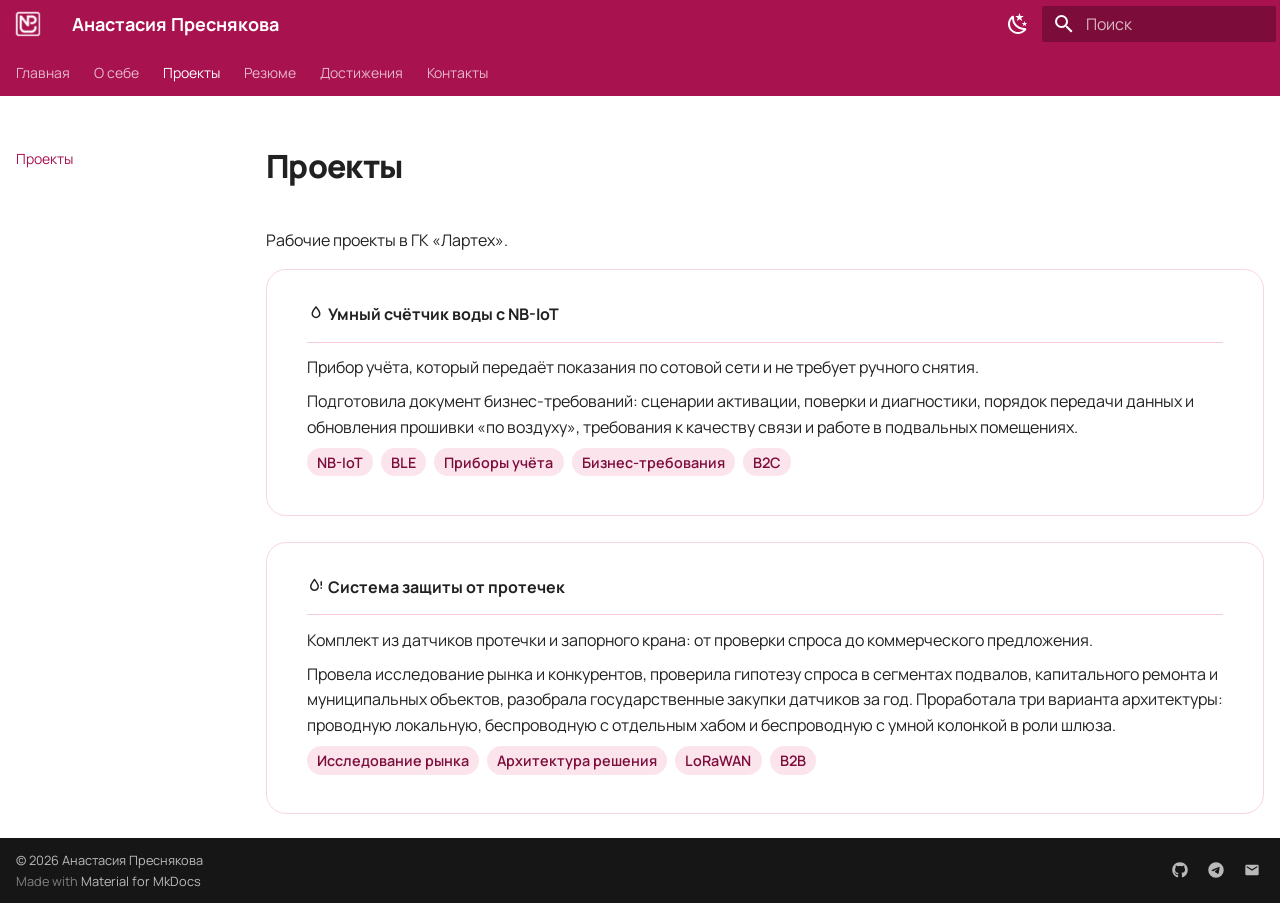
<file: projects/index.html>
<!doctype html>
<html lang="ru" class="no-js">
  <head>
    
      <meta charset="utf-8">
      <meta name="viewport" content="width=device-width,initial-scale=1">
      
        <meta name="description" content="Персональный сайт продуктового менеджера в сфере IoT">
      
      
        <meta name="author" content="Преснякова Анастасия Алексеевна">
      
      
        <link rel="canonical" href="https://naspresn.github.io/devops-lab-presnyakova/projects/">
      
      
        <link rel="prev" href="../about/">
      
      
        <link rel="next" href="../resume/">
      
      
        
      
      
      <link rel="icon" href="../images/favicon.png">
      <meta name="generator" content="mkdocs-1.6.1, mkdocs-material-9.7.7">
    
    
      
        <title>Проекты - Анастасия Преснякова</title>
      
    
    
      <link rel="stylesheet" href="../assets/stylesheets/main.ec1eaa64.min.css">
      
        
        <link rel="stylesheet" href="../assets/stylesheets/palette.ab4e12ef.min.css">
      
      


    
    
      
    
    
      
        
        
        <link rel="preconnect" href="https://fonts.gstatic.com" crossorigin>
        <link rel="stylesheet" href="https://fonts.googleapis.com/css?family=Manrope:300,300i,400,400i,700,700i%7CJetBrains+Mono:400,400i,700,700i&display=fallback">
        <style>:root{--md-text-font:"Manrope";--md-code-font:"JetBrains Mono"}</style>
      
    
    
      <link rel="stylesheet" href="../stylesheets/extra.css">
    
    <script>__md_scope=new URL("..",location),__md_hash=e=>[...e].reduce(((e,_)=>(e<<5)-e+_.charCodeAt(0)),0),__md_get=(e,_=localStorage,t=__md_scope)=>JSON.parse(_.getItem(t.pathname+"."+e)),__md_set=(e,_,t=localStorage,a=__md_scope)=>{try{t.setItem(a.pathname+"."+e,JSON.stringify(_))}catch(e){}}</script>
    
      

    
    
  </head>
  
  
    
    
      
    
    
    
    
    <body dir="ltr" data-md-color-scheme="default" data-md-color-primary="pink" data-md-color-accent="pink">
  
    
    <input class="md-toggle" data-md-toggle="drawer" type="checkbox" id="__drawer" autocomplete="off">
    <input class="md-toggle" data-md-toggle="search" type="checkbox" id="__search" autocomplete="off">
    <label class="md-overlay" for="__drawer"></label>
    <div data-md-component="skip">
      
        
        <a href="#_1" class="md-skip">
          Перейти к содержанию
        </a>
      
    </div>
    <div data-md-component="announce">
      
    </div>
    
    
      

<header class="md-header" data-md-component="header">
  <nav class="md-header__inner md-grid" aria-label="Верхний колонтитул">
    <a href=".." title="Анастасия Преснякова" class="md-header__button md-logo" aria-label="Анастасия Преснякова" data-md-component="logo">
      
  <img src="../images/logo.png" alt="logo">

    </a>
    <label class="md-header__button md-icon" for="__drawer">
      
      <svg xmlns="http://www.w3.org/2000/svg" viewBox="0 0 24 24"><path d="M3 6h18v2H3zm0 5h18v2H3zm0 5h18v2H3z"/></svg>
    </label>
    <div class="md-header__title" data-md-component="header-title">
      <div class="md-header__ellipsis">
        <div class="md-header__topic">
          <span class="md-ellipsis">
            Анастасия Преснякова
          </span>
        </div>
        <div class="md-header__topic" data-md-component="header-topic">
          <span class="md-ellipsis">
            
              Проекты
            
          </span>
        </div>
      </div>
    </div>
    
      
        <form class="md-header__option" data-md-component="palette">
  
    
    
    
    <input class="md-option" data-md-color-media="" data-md-color-scheme="default" data-md-color-primary="pink" data-md-color-accent="pink"  aria-label="Тёмная тема"  type="radio" name="__palette" id="__palette_0">
    
      <label class="md-header__button md-icon" title="Тёмная тема" for="__palette_1" hidden>
        <svg xmlns="http://www.w3.org/2000/svg" viewBox="0 0 24 24"><path d="m17.75 4.09-2.53 1.94.91 3.06-2.63-1.81-2.63 1.81.91-3.06-2.53-1.94L12.44 4l1.06-3 1.06 3zm3.5 6.91-1.64 1.25.59 1.98-1.7-1.17-1.7 1.17.59-1.98L15.75 11l2.06-.05L18.5 9l.69 1.95zm-2.28 4.95c.83-.08 1.72 1.1 1.19 1.85-.32.45-.66.87-1.08 1.27C15.17 23 8.84 23 4.94 19.07c-3.91-3.9-3.91-10.24 0-14.14.4-.4.82-.76 1.27-1.08.75-.53 1.93.36 1.85 1.19-.27 2.86.69 5.83 2.89 8.02a9.96 9.96 0 0 0 8.02 2.89m-1.64 2.02a12.08 12.08 0 0 1-7.8-3.47c-2.17-2.19-3.33-5-3.49-7.82-2.81 3.14-2.7 7.96.31 10.98 3.02 3.01 7.84 3.12 10.98.31"/></svg>
      </label>
    
  
    
    
    
    <input class="md-option" data-md-color-media="" data-md-color-scheme="slate" data-md-color-primary="pink" data-md-color-accent="pink"  aria-label="Светлая тема"  type="radio" name="__palette" id="__palette_1">
    
      <label class="md-header__button md-icon" title="Светлая тема" for="__palette_0" hidden>
        <svg xmlns="http://www.w3.org/2000/svg" viewBox="0 0 24 24"><path d="M12 7a5 5 0 0 1 5 5 5 5 0 0 1-5 5 5 5 0 0 1-5-5 5 5 0 0 1 5-5m0 2a3 3 0 0 0-3 3 3 3 0 0 0 3 3 3 3 0 0 0 3-3 3 3 0 0 0-3-3m0-7 2.39 3.42C13.65 5.15 12.84 5 12 5s-1.65.15-2.39.42zM3.34 7l4.16-.35A7.2 7.2 0 0 0 5.94 8.5c-.44.74-.69 1.5-.83 2.29zm.02 10 1.76-3.77a7.131 7.131 0 0 0 2.38 4.14zM20.65 7l-1.77 3.79a7.02 7.02 0 0 0-2.38-4.15zm-.01 10-4.14.36c.59-.51 1.12-1.14 1.54-1.86.42-.73.69-1.5.83-2.29zM12 22l-2.41-3.44c.74.27 1.55.44 2.41.44.82 0 1.63-.17 2.37-.44z"/></svg>
      </label>
    
  
</form>
      
    
    
      <script>var palette=__md_get("__palette");if(palette&&palette.color){if("(prefers-color-scheme)"===palette.color.media){var media=matchMedia("(prefers-color-scheme: light)"),input=document.querySelector(media.matches?"[data-md-color-media='(prefers-color-scheme: light)']":"[data-md-color-media='(prefers-color-scheme: dark)']");palette.color.media=input.getAttribute("data-md-color-media"),palette.color.scheme=input.getAttribute("data-md-color-scheme"),palette.color.primary=input.getAttribute("data-md-color-primary"),palette.color.accent=input.getAttribute("data-md-color-accent")}for(var[key,value]of Object.entries(palette.color))document.body.setAttribute("data-md-color-"+key,value)}</script>
    
    
    
      
      
        <label class="md-header__button md-icon" for="__search">
          
          <svg xmlns="http://www.w3.org/2000/svg" viewBox="0 0 24 24"><path d="M9.5 3A6.5 6.5 0 0 1 16 9.5c0 1.61-.59 3.09-1.56 4.23l.27.27h.79l5 5-1.5 1.5-5-5v-.79l-.27-.27A6.52 6.52 0 0 1 9.5 16 6.5 6.5 0 0 1 3 9.5 6.5 6.5 0 0 1 9.5 3m0 2C7 5 5 7 5 9.5S7 14 9.5 14 14 12 14 9.5 12 5 9.5 5"/></svg>
        </label>
        <div class="md-search" data-md-component="search" role="dialog">
  <label class="md-search__overlay" for="__search"></label>
  <div class="md-search__inner" role="search">
    <form class="md-search__form" name="search">
      <input type="text" class="md-search__input" name="query" aria-label="Поиск" placeholder="Поиск" autocapitalize="off" autocorrect="off" autocomplete="off" spellcheck="false" data-md-component="search-query" required>
      <label class="md-search__icon md-icon" for="__search">
        
        <svg xmlns="http://www.w3.org/2000/svg" viewBox="0 0 24 24"><path d="M9.5 3A6.5 6.5 0 0 1 16 9.5c0 1.61-.59 3.09-1.56 4.23l.27.27h.79l5 5-1.5 1.5-5-5v-.79l-.27-.27A6.52 6.52 0 0 1 9.5 16 6.5 6.5 0 0 1 3 9.5 6.5 6.5 0 0 1 9.5 3m0 2C7 5 5 7 5 9.5S7 14 9.5 14 14 12 14 9.5 12 5 9.5 5"/></svg>
        
        <svg xmlns="http://www.w3.org/2000/svg" viewBox="0 0 24 24"><path d="M20 11v2H8l5.5 5.5-1.42 1.42L4.16 12l7.92-7.92L13.5 5.5 8 11z"/></svg>
      </label>
      <nav class="md-search__options" aria-label="Поиск">
        
          <a href="javascript:void(0)" class="md-search__icon md-icon" title="Поделиться" aria-label="Поделиться" data-clipboard data-clipboard-text="" data-md-component="search-share" tabindex="-1">
            
            <svg xmlns="http://www.w3.org/2000/svg" viewBox="0 0 24 24"><path d="M18 16.08c-.76 0-1.44.3-1.96.77L8.91 12.7c.05-.23.09-.46.09-.7s-.04-.47-.09-.7l7.05-4.11c.54.5 1.25.81 2.04.81a3 3 0 0 0 3-3 3 3 0 0 0-3-3 3 3 0 0 0-3 3c0 .24.04.47.09.7L8.04 9.81C7.5 9.31 6.79 9 6 9a3 3 0 0 0-3 3 3 3 0 0 0 3 3c.79 0 1.5-.31 2.04-.81l7.12 4.15c-.05.21-.08.43-.08.66 0 1.61 1.31 2.91 2.92 2.91s2.92-1.3 2.92-2.91A2.92 2.92 0 0 0 18 16.08"/></svg>
          </a>
        
        <button type="reset" class="md-search__icon md-icon" title="Очистить" aria-label="Очистить" tabindex="-1">
          
          <svg xmlns="http://www.w3.org/2000/svg" viewBox="0 0 24 24"><path d="M19 6.41 17.59 5 12 10.59 6.41 5 5 6.41 10.59 12 5 17.59 6.41 19 12 13.41 17.59 19 19 17.59 13.41 12z"/></svg>
        </button>
      </nav>
      
    </form>
    <div class="md-search__output">
      <div class="md-search__scrollwrap" tabindex="0" data-md-scrollfix>
        <div class="md-search-result" data-md-component="search-result">
          <div class="md-search-result__meta">
            Инициализация поиска
          </div>
          <ol class="md-search-result__list" role="presentation"></ol>
        </div>
      </div>
    </div>
  </div>
</div>
      
    
    
  </nav>
  
</header>
    
    <div class="md-container" data-md-component="container">
      
      
        
          
            
<nav class="md-tabs" aria-label="Вкладки" data-md-component="tabs">
  <div class="md-grid">
    <ul class="md-tabs__list">
      
        
  
  
  
  
    <li class="md-tabs__item">
      <a href=".." class="md-tabs__link">
        
  
  
    
  
  Главная

      </a>
    </li>
  

      
        
  
  
  
  
    <li class="md-tabs__item">
      <a href="../about/" class="md-tabs__link">
        
  
  
    
  
  О себе

      </a>
    </li>
  

      
        
  
  
  
    
  
  
    <li class="md-tabs__item md-tabs__item--active">
      <a href="./" class="md-tabs__link">
        
  
  
    
  
  Проекты

      </a>
    </li>
  

      
        
  
  
  
  
    <li class="md-tabs__item">
      <a href="../resume/" class="md-tabs__link">
        
  
  
    
  
  Резюме

      </a>
    </li>
  

      
        
  
  
  
  
    <li class="md-tabs__item">
      <a href="../achievements/" class="md-tabs__link">
        
  
  
    
  
  Достижения

      </a>
    </li>
  

      
        
  
  
  
  
    <li class="md-tabs__item">
      <a href="../contacts/" class="md-tabs__link">
        
  
  
    
  
  Контакты

      </a>
    </li>
  

      
    </ul>
  </div>
</nav>
          
        
      
      <main class="md-main" data-md-component="main">
        <div class="md-main__inner md-grid">
          
            
              
                
              
              <div class="md-sidebar md-sidebar--primary" data-md-component="sidebar" data-md-type="navigation" >
                <div class="md-sidebar__scrollwrap">
                  <div class="md-sidebar__inner">
                    


  


<nav class="md-nav md-nav--primary md-nav--lifted" aria-label="Навигация" data-md-level="0">
  <label class="md-nav__title" for="__drawer">
    <a href=".." title="Анастасия Преснякова" class="md-nav__button md-logo" aria-label="Анастасия Преснякова" data-md-component="logo">
      
  <img src="../images/logo.png" alt="logo">

    </a>
    Анастасия Преснякова
  </label>
  
  <ul class="md-nav__list" data-md-scrollfix>
    
      
      
  
  
  
  
    <li class="md-nav__item">
      <a href=".." class="md-nav__link">
        
  
  
  <span class="md-ellipsis">
    
  
    Главная
  

    
  </span>
  
  

      </a>
    </li>
  

    
      
      
  
  
  
  
    <li class="md-nav__item">
      <a href="../about/" class="md-nav__link">
        
  
  
  <span class="md-ellipsis">
    
  
    О себе
  

    
  </span>
  
  

      </a>
    </li>
  

    
      
      
  
  
    
  
  
  
    <li class="md-nav__item md-nav__item--active">
      
      <input class="md-nav__toggle md-toggle" type="checkbox" id="__toc">
      
      
        
      
      
      <a href="./" class="md-nav__link md-nav__link--active">
        
  
  
  <span class="md-ellipsis">
    
  
    Проекты
  

    
  </span>
  
  

      </a>
      
    </li>
  

    
      
      
  
  
  
  
    <li class="md-nav__item">
      <a href="../resume/" class="md-nav__link">
        
  
  
  <span class="md-ellipsis">
    
  
    Резюме
  

    
  </span>
  
  

      </a>
    </li>
  

    
      
      
  
  
  
  
    <li class="md-nav__item">
      <a href="../achievements/" class="md-nav__link">
        
  
  
  <span class="md-ellipsis">
    
  
    Достижения
  

    
  </span>
  
  

      </a>
    </li>
  

    
      
      
  
  
  
  
    <li class="md-nav__item">
      <a href="../contacts/" class="md-nav__link">
        
  
  
  <span class="md-ellipsis">
    
  
    Контакты
  

    
  </span>
  
  

      </a>
    </li>
  

    
  </ul>
</nav>
                  </div>
                </div>
              </div>
            
            
              
                
              
              <div class="md-sidebar md-sidebar--secondary" data-md-component="sidebar" data-md-type="toc" hidden>
                <div class="md-sidebar__scrollwrap">
                  <div class="md-sidebar__inner">
                    

<nav class="md-nav md-nav--secondary" aria-label="Содержание">
  
  
  
    
  
  
</nav>
                  </div>
                </div>
              </div>
            
          
          
            <div class="md-content" data-md-component="content">
              
              <article class="md-content__inner md-typeset">
                
                  
  




<h1 id="_1">Проекты<a class="headerlink" href="#_1" title="Permanent link">&para;</a></h1>
<p>Рабочие проекты в ГК «Лартех».</p>
<div class="grid cards cards-1">
<ul>
<li>
<p><span class="twemoji"><svg xmlns="http://www.w3.org/2000/svg" viewBox="0 0 24 24"><path d="m12 3.77-.75.84S9.97 6.06 8.68 7.94 6 12.07 6 14.23a6 6 0 0 0 6 6 6 6 0 0 0 6-6c0-2.16-1.39-4.41-2.68-6.29s-2.57-3.33-2.57-3.33zm0 3.13c.44.52.84.95 1.68 2.17 1.21 1.76 2.32 4 2.32 5.16 0 2.22-1.78 4-4 4s-4-1.78-4-4c0-1.16 1.11-3.4 2.32-5.16.84-1.22 1.24-1.65 1.68-2.17"/></svg></span> <strong>Умный счётчик воды с NB-IoT</strong></p>
<hr />
<p>Прибор учёта, который передаёт показания по сотовой сети и не требует ручного снятия.</p>
<p>Подготовила документ бизнес-требований: сценарии активации, поверки и диагностики, порядок передачи данных и обновления прошивки «по воздуху», требования к качеству связи и работе в подвальных помещениях.</p>
<p><span class="tag">NB-IoT</span> <span class="tag">BLE</span> <span class="tag">Приборы учёта</span> <span class="tag">Бизнес-требования</span> <span class="tag">B2C</span></p>
</li>
<li>
<p><span class="twemoji"><svg xmlns="http://www.w3.org/2000/svg" viewBox="0 0 24 24"><path d="M10 3.25S4 10 4 14c0 3.31 2.69 6 6 6s6-2.69 6-6c0-4-6-10.75-6-10.75M10 18c-2.21 0-4-1.79-4-4 0-1.77 2-5.04 4-7.61 2 2.56 4 5.84 4 7.61 0 2.21-1.79 4-4 4M20 7v6h-2V7zm-2 10h2v-2h-2z"/></svg></span> <strong>Система защиты от протечек</strong></p>
<hr />
<p>Комплект из датчиков протечки и запорного крана: от проверки спроса до коммерческого предложения.</p>
<p>Провела исследование рынка и конкурентов, проверила гипотезу спроса в сегментах подвалов, капитального ремонта и муниципальных объектов, разобрала государственные закупки датчиков за год. Проработала три варианта архитектуры: проводную локальную, беспроводную с отдельным хабом и беспроводную с умной колонкой в роли шлюза.</p>
<p><span class="tag">Исследование рынка</span> <span class="tag">Архитектура решения</span> <span class="tag">LoRaWAN</span> <span class="tag">B2B</span></p>
</li>
</ul>
</div>







  
  




  



                
              </article>
            </div>
          
          
<script>var target=document.getElementById(location.hash.slice(1));target&&target.name&&(target.checked=target.name.startsWith("__tabbed_"))</script>
        </div>
        
          <button type="button" class="md-top md-icon" data-md-component="top" hidden>
  
  <svg xmlns="http://www.w3.org/2000/svg" viewBox="0 0 24 24"><path d="M13 20h-2V8l-5.5 5.5-1.42-1.42L12 4.16l7.92 7.92-1.42 1.42L13 8z"/></svg>
  К началу
</button>
        
      </main>
      
        <footer class="md-footer">
  
  <div class="md-footer-meta md-typeset">
    <div class="md-footer-meta__inner md-grid">
      <div class="md-copyright">
  
    <div class="md-copyright__highlight">
      © 2026 Анастасия Преснякова
    </div>
  
  
    Made with
    <a href="https://squidfunk.github.io/mkdocs-material/" target="_blank" rel="noopener">
      Material for MkDocs
    </a>
  
</div>
      
        
<div class="md-social">
  
    
    
    
    
    <a href="https://github.com/naspresn" target="_blank" rel="noopener" title="GitHub" class="md-social__link">
      <svg xmlns="http://www.w3.org/2000/svg" viewBox="0 0 512 512"><!--! Font Awesome Free 7.1.0 by @fontawesome - https://fontawesome.com License - https://fontawesome.com/license/free (Icons: CC BY 4.0, Fonts: SIL OFL 1.1, Code: MIT License) Copyright 2025 Fonticons, Inc.--><path d="M173.9 397.4c0 2-2.3 3.6-5.2 3.6-3.3.3-5.6-1.3-5.6-3.6 0-2 2.3-3.6 5.2-3.6 3-.3 5.6 1.3 5.6 3.6m-31.1-4.5c-.7 2 1.3 4.3 4.3 4.9 2.6 1 5.6 0 6.2-2s-1.3-4.3-4.3-5.2c-2.6-.7-5.5.3-6.2 2.3m44.2-1.7c-2.9.7-4.9 2.6-4.6 4.9.3 2 2.9 3.3 5.9 2.6 2.9-.7 4.9-2.6 4.6-4.6-.3-1.9-3-3.2-5.9-2.9M252.8 8C114.1 8 8 113.3 8 252c0 110.9 69.8 205.8 169.5 239.2 12.8 2.3 17.3-5.6 17.3-12.1 0-6.2-.3-40.4-.3-61.4 0 0-70 15-84.7-29.8 0 0-11.4-29.1-27.8-36.6 0 0-22.9-15.7 1.6-15.4 0 0 24.9 2 38.6 25.8 21.9 38.6 58.6 27.5 72.9 20.9 2.3-16 8.8-27.1 16-33.7-55.9-6.2-112.3-14.3-112.3-110.5 0-27.5 7.6-41.3 23.6-58.9-2.6-6.5-11.1-33.3 2.6-67.9 20.9-6.5 69 27 69 27 20-5.6 41.5-8.5 62.8-8.5s42.8 2.9 62.8 8.5c0 0 48.1-33.6 69-27 13.7 34.7 5.2 61.4 2.6 67.9 16 17.7 25.8 31.5 25.8 58.9 0 96.5-58.9 104.2-114.8 110.5 9.2 7.9 17 22.9 17 46.4 0 33.7-.3 75.4-.3 83.6 0 6.5 4.6 14.4 17.3 12.1C436.2 457.8 504 362.9 504 252 504 113.3 391.5 8 252.8 8M105.2 352.9c-1.3 1-1 3.3.7 5.2 1.6 1.6 3.9 2.3 5.2 1 1.3-1 1-3.3-.7-5.2-1.6-1.6-3.9-2.3-5.2-1m-10.8-8.1c-.7 1.3.3 2.9 2.3 3.9 1.6 1 3.6.7 4.3-.7.7-1.3-.3-2.9-2.3-3.9-2-.6-3.6-.3-4.3.7m32.4 35.6c-1.6 1.3-1 4.3 1.3 6.2 2.3 2.3 5.2 2.6 6.5 1 1.3-1.3.7-4.3-1.3-6.2-2.2-2.3-5.2-2.6-6.5-1m-11.4-14.7c-1.6 1-1.6 3.6 0 5.9s4.3 3.3 5.6 2.3c1.6-1.3 1.6-3.9 0-6.2-1.4-2.3-4-3.3-5.6-2"/></svg>
    </a>
  
    
    
    
    
    <a href="https://t.me/npresn" target="_blank" rel="noopener" title="Telegram" class="md-social__link">
      <svg xmlns="http://www.w3.org/2000/svg" viewBox="0 0 512 512"><!--! Font Awesome Free 7.1.0 by @fontawesome - https://fontawesome.com License - https://fontawesome.com/license/free (Icons: CC BY 4.0, Fonts: SIL OFL 1.1, Code: MIT License) Copyright 2025 Fonticons, Inc.--><path d="M256 8a248 248 0 1 0 0 496 248 248 0 1 0 0-496m115 168.7c-3.7 39.2-19.9 134.4-28.1 178.3-3.5 18.6-10.3 24.8-16.9 25.4-14.4 1.3-25.3-9.5-39.3-18.7-21.8-14.3-34.2-23.2-55.3-37.2-24.5-16.1-8.6-25 5.3-39.5 3.7-3.8 67.1-61.5 68.3-66.7.2-.7.3-3.1-1.2-4.4s-3.6-.8-5.1-.5c-2.2.5-37.1 23.5-104.6 69.1-9.9 6.8-18.9 10.1-26.9 9.9-8.9-.2-25.9-5-38.6-9.1-15.5-5-27.9-7.7-26.8-16.3.6-4.5 6.7-9 18.4-13.7 72.3-31.5 120.5-52.3 144.6-62.3 68.9-28.6 83.2-33.6 92.5-33.8 2.1 0 6.6.5 9.6 2.9 2 1.7 3.2 4.1 3.5 6.7.5 3.2.6 6.5.4 9.8z"/></svg>
    </a>
  
    
    
    
    
    <a href="mailto:naspresn@gmail.com" target="_blank" rel="noopener" title="Почта" class="md-social__link">
      <svg xmlns="http://www.w3.org/2000/svg" viewBox="0 0 24 24"><path d="m20 8-8 5-8-5V6l8 5 8-5m0-2H4c-1.11 0-2 .89-2 2v12a2 2 0 0 0 2 2h16a2 2 0 0 0 2-2V6a2 2 0 0 0-2-2"/></svg>
    </a>
  
</div>
      
    </div>
  </div>
</footer>
      
    </div>
    <div class="md-dialog" data-md-component="dialog">
      <div class="md-dialog__inner md-typeset"></div>
    </div>
    
    
    
      
      
      <script id="__config" type="application/json">{"annotate": null, "base": "..", "features": ["navigation.tabs", "navigation.sections", "navigation.top", "navigation.instant", "search.highlight", "search.share", "content.code.copy"], "search": "../assets/javascripts/workers/search.2c215733.min.js", "tags": null, "translations": {"clipboard.copied": "\u0421\u043a\u043e\u043f\u0438\u0440\u043e\u0432\u0430\u043d\u043e \u0432 \u0431\u0443\u0444\u0435\u0440", "clipboard.copy": "\u041a\u043e\u043f\u0438\u0440\u043e\u0432\u0430\u0442\u044c \u0432 \u0431\u0443\u0444\u0435\u0440", "search.result.more.one": "\u0415\u0449\u0451 1 \u043d\u0430 \u044d\u0442\u043e\u0439 \u0441\u0442\u0440\u0430\u043d\u0438\u0446\u0435", "search.result.more.other": "\u0415\u0449\u0451 # \u043d\u0430 \u044d\u0442\u043e\u0439 \u0441\u0442\u0440\u0430\u043d\u0438\u0446\u0435", "search.result.none": "\u0421\u043e\u0432\u043f\u0430\u0434\u0435\u043d\u0438\u0439 \u043d\u0435 \u043d\u0430\u0439\u0434\u0435\u043d\u043e", "search.result.one": "\u041d\u0430\u0439\u0434\u0435\u043d\u043e 1 \u0441\u043e\u0432\u043f\u0430\u0434\u0435\u043d\u0438\u0435", "search.result.other": "\u041d\u0430\u0439\u0434\u0435\u043d\u043e \u0441\u043e\u0432\u043f\u0430\u0434\u0435\u043d\u0438\u0439: #", "search.result.placeholder": "\u041d\u0430\u0447\u043d\u0438\u0442\u0435 \u043f\u0435\u0447\u0430\u0442\u0430\u0442\u044c \u0434\u043b\u044f \u043f\u043e\u0438\u0441\u043a\u0430", "search.result.term.missing": "\u041e\u0442\u0441\u0443\u0442\u0441\u0442\u0432\u0443\u0435\u0442", "select.version": "\u0412\u044b\u0431\u0435\u0440\u0438\u0442\u0435 \u0432\u0435\u0440\u0441\u0438\u044e"}, "version": null}</script>
    
    
      <script src="../assets/javascripts/bundle.d7400e89.min.js"></script>
      
    
  </body>
</html>
</file>
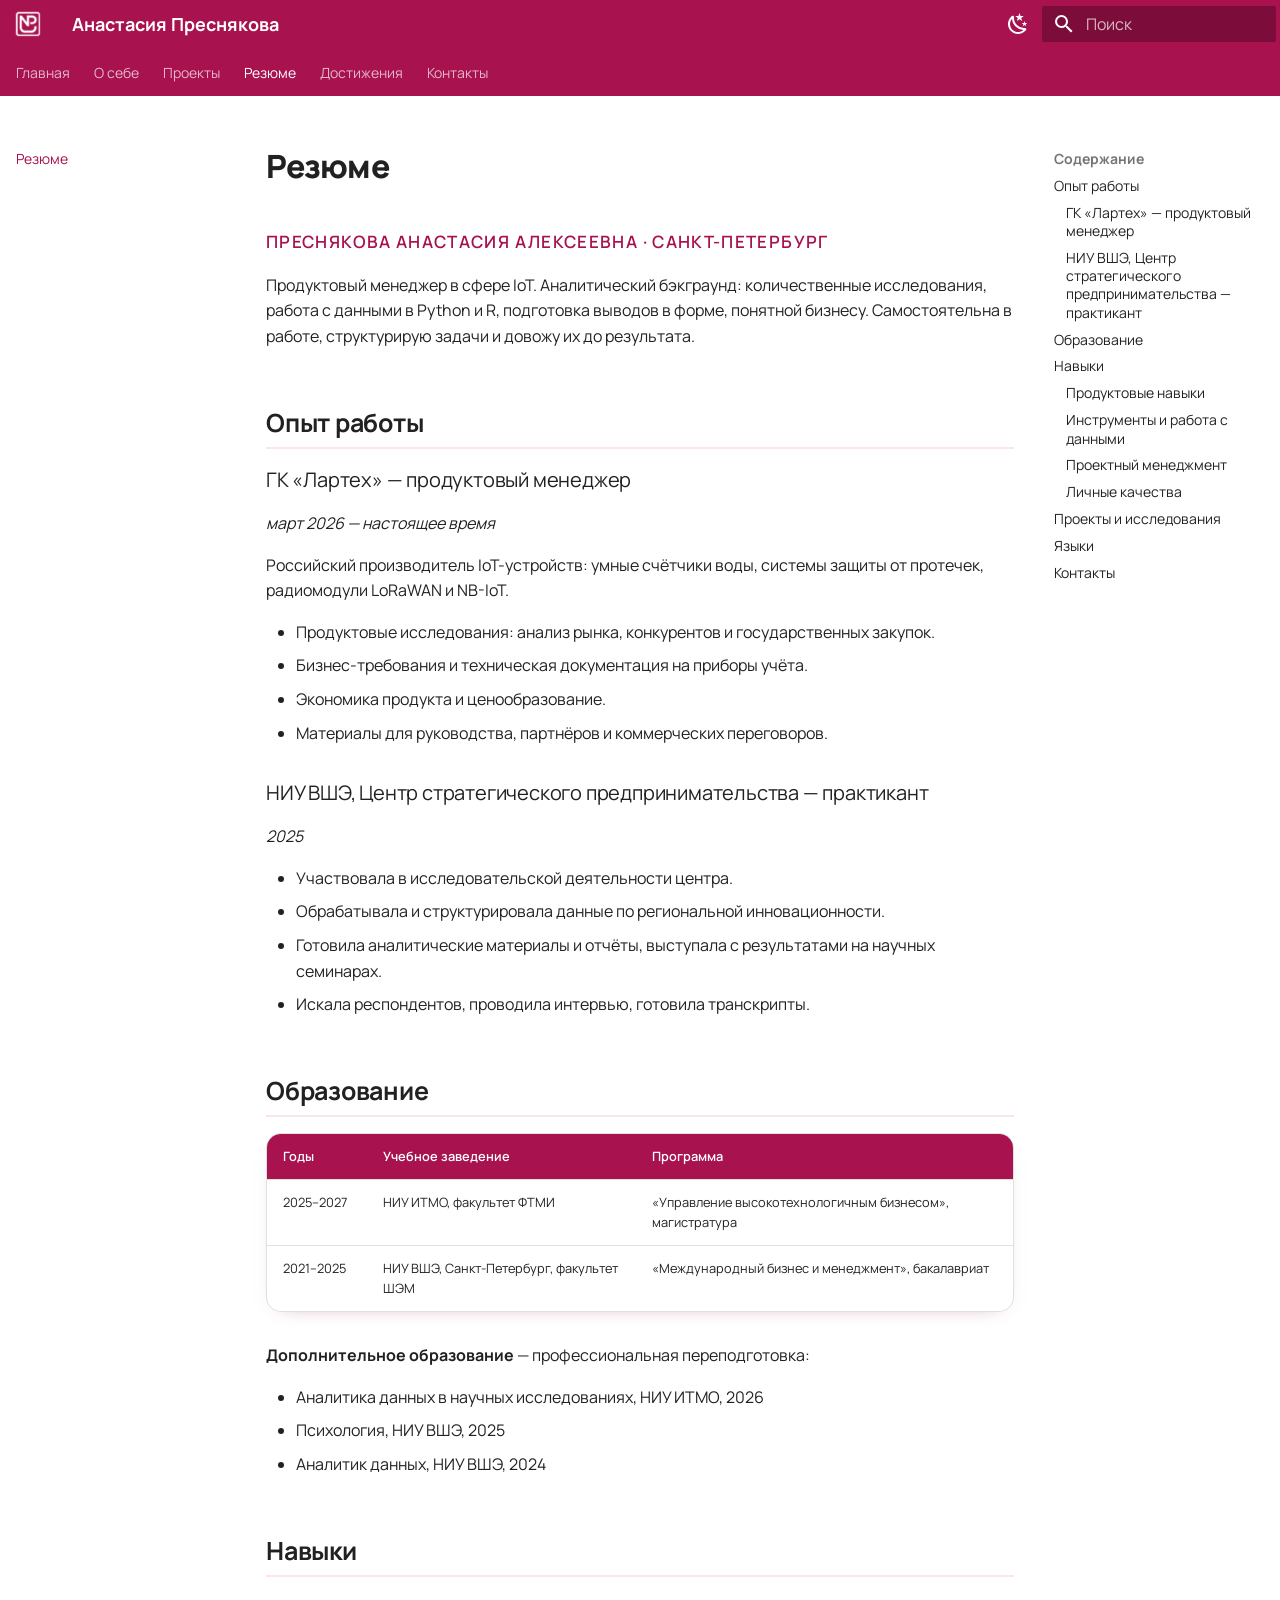
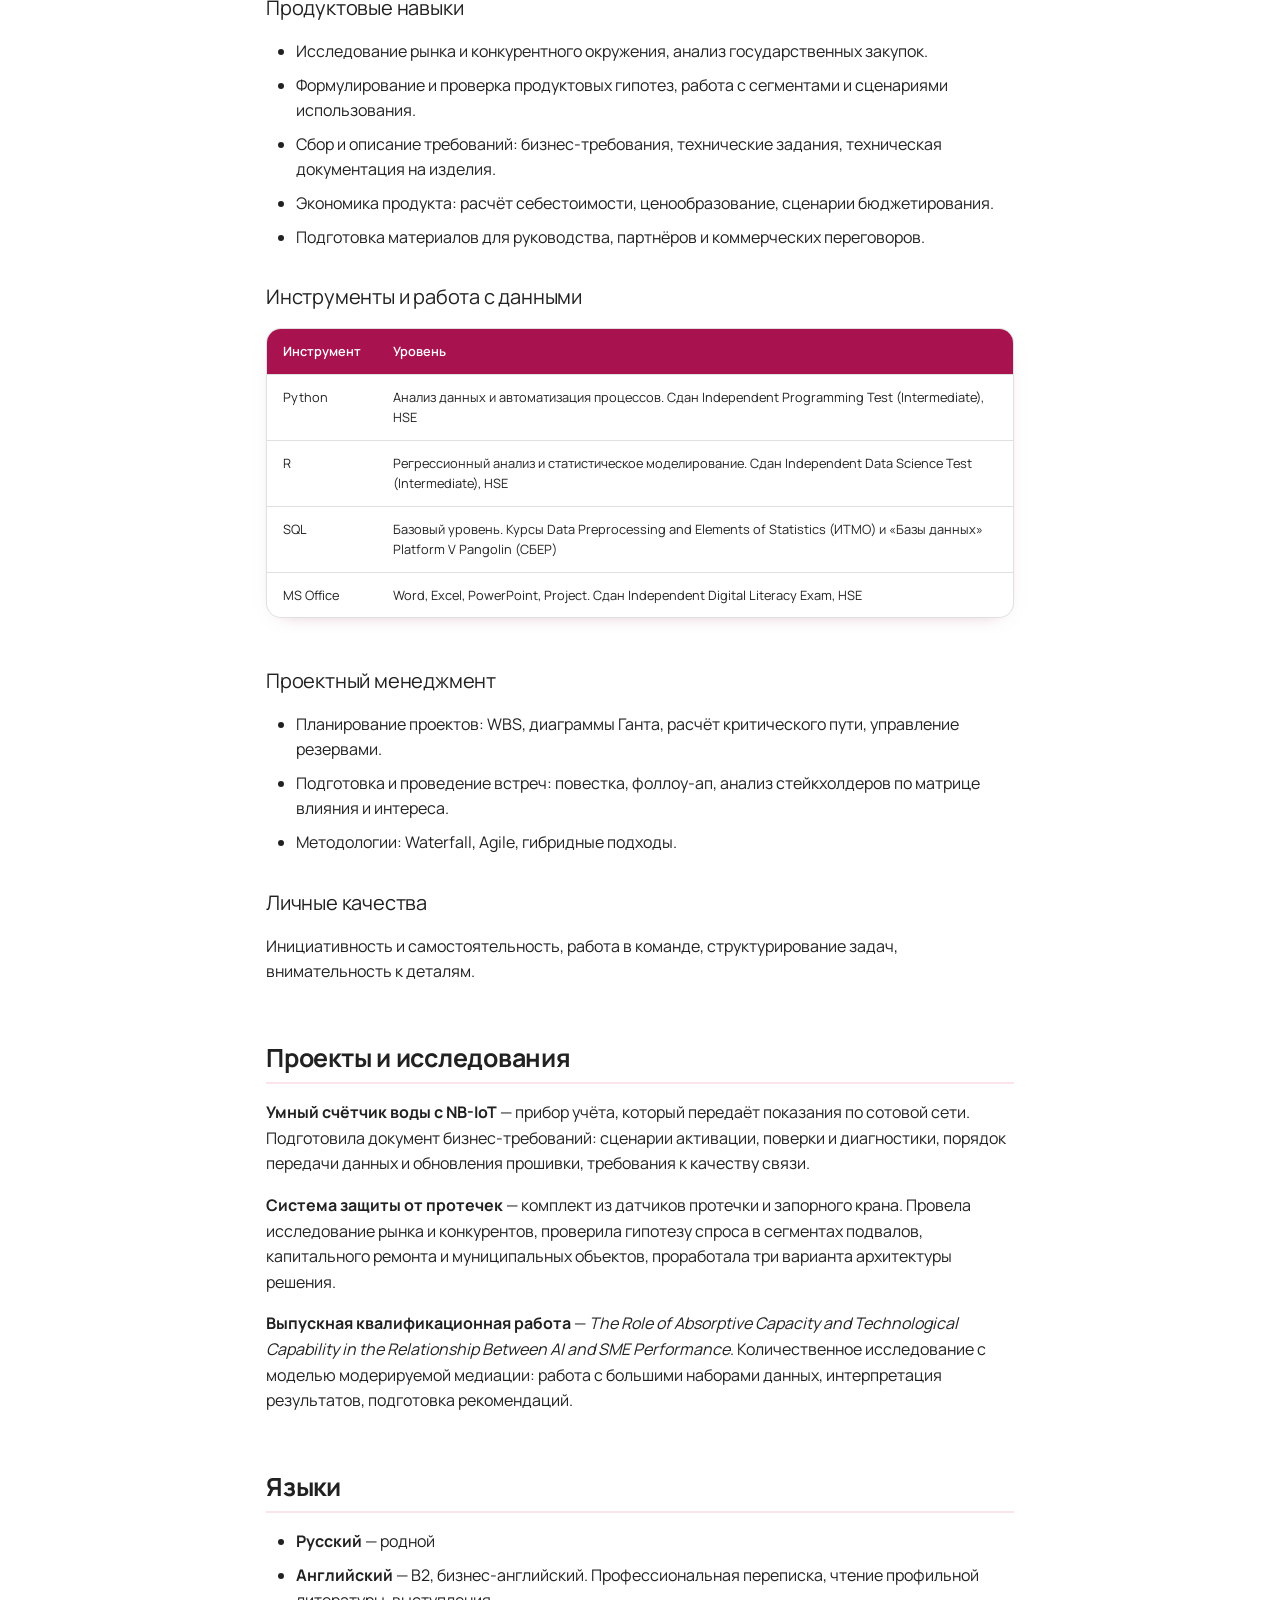
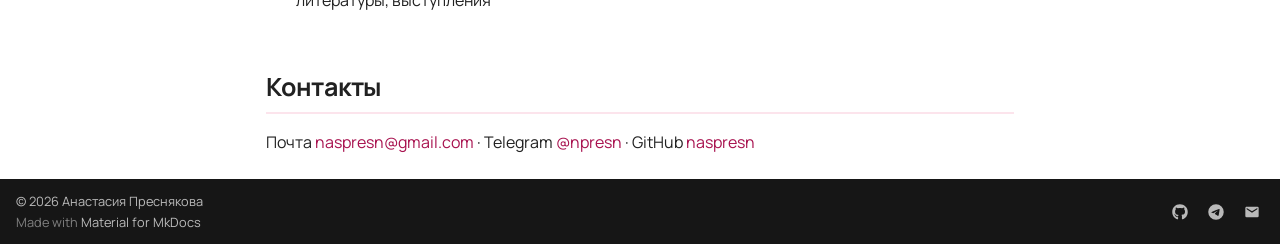
<file: resume/index.html>
<!doctype html>
<html lang="ru" class="no-js">
  <head>
    
      <meta charset="utf-8">
      <meta name="viewport" content="width=device-width,initial-scale=1">
      
        <meta name="description" content="Персональный сайт продуктового менеджера в сфере IoT">
      
      
        <meta name="author" content="Преснякова Анастасия Алексеевна">
      
      
        <link rel="canonical" href="https://naspresn.github.io/devops-lab-presnyakova/resume/">
      
      
        <link rel="prev" href="../projects/">
      
      
        <link rel="next" href="../achievements/">
      
      
        
      
      
      <link rel="icon" href="../images/favicon.png">
      <meta name="generator" content="mkdocs-1.6.1, mkdocs-material-9.7.7">
    
    
      
        <title>Резюме - Анастасия Преснякова</title>
      
    
    
      <link rel="stylesheet" href="../assets/stylesheets/main.ec1eaa64.min.css">
      
        
        <link rel="stylesheet" href="../assets/stylesheets/palette.ab4e12ef.min.css">
      
      


    
    
      
    
    
      
        
        
        <link rel="preconnect" href="https://fonts.gstatic.com" crossorigin>
        <link rel="stylesheet" href="https://fonts.googleapis.com/css?family=Manrope:300,300i,400,400i,700,700i%7CJetBrains+Mono:400,400i,700,700i&display=fallback">
        <style>:root{--md-text-font:"Manrope";--md-code-font:"JetBrains Mono"}</style>
      
    
    
      <link rel="stylesheet" href="../stylesheets/extra.css">
    
    <script>__md_scope=new URL("..",location),__md_hash=e=>[...e].reduce(((e,_)=>(e<<5)-e+_.charCodeAt(0)),0),__md_get=(e,_=localStorage,t=__md_scope)=>JSON.parse(_.getItem(t.pathname+"."+e)),__md_set=(e,_,t=localStorage,a=__md_scope)=>{try{t.setItem(a.pathname+"."+e,JSON.stringify(_))}catch(e){}}</script>
    
      

    
    
  </head>
  
  
    
    
      
    
    
    
    
    <body dir="ltr" data-md-color-scheme="default" data-md-color-primary="pink" data-md-color-accent="pink">
  
    
    <input class="md-toggle" data-md-toggle="drawer" type="checkbox" id="__drawer" autocomplete="off">
    <input class="md-toggle" data-md-toggle="search" type="checkbox" id="__search" autocomplete="off">
    <label class="md-overlay" for="__drawer"></label>
    <div data-md-component="skip">
      
        
        <a href="#_1" class="md-skip">
          Перейти к содержанию
        </a>
      
    </div>
    <div data-md-component="announce">
      
    </div>
    
    
      

<header class="md-header" data-md-component="header">
  <nav class="md-header__inner md-grid" aria-label="Верхний колонтитул">
    <a href=".." title="Анастасия Преснякова" class="md-header__button md-logo" aria-label="Анастасия Преснякова" data-md-component="logo">
      
  <img src="../images/logo.png" alt="logo">

    </a>
    <label class="md-header__button md-icon" for="__drawer">
      
      <svg xmlns="http://www.w3.org/2000/svg" viewBox="0 0 24 24"><path d="M3 6h18v2H3zm0 5h18v2H3zm0 5h18v2H3z"/></svg>
    </label>
    <div class="md-header__title" data-md-component="header-title">
      <div class="md-header__ellipsis">
        <div class="md-header__topic">
          <span class="md-ellipsis">
            Анастасия Преснякова
          </span>
        </div>
        <div class="md-header__topic" data-md-component="header-topic">
          <span class="md-ellipsis">
            
              Резюме
            
          </span>
        </div>
      </div>
    </div>
    
      
        <form class="md-header__option" data-md-component="palette">
  
    
    
    
    <input class="md-option" data-md-color-media="" data-md-color-scheme="default" data-md-color-primary="pink" data-md-color-accent="pink"  aria-label="Тёмная тема"  type="radio" name="__palette" id="__palette_0">
    
      <label class="md-header__button md-icon" title="Тёмная тема" for="__palette_1" hidden>
        <svg xmlns="http://www.w3.org/2000/svg" viewBox="0 0 24 24"><path d="m17.75 4.09-2.53 1.94.91 3.06-2.63-1.81-2.63 1.81.91-3.06-2.53-1.94L12.44 4l1.06-3 1.06 3zm3.5 6.91-1.64 1.25.59 1.98-1.7-1.17-1.7 1.17.59-1.98L15.75 11l2.06-.05L18.5 9l.69 1.95zm-2.28 4.95c.83-.08 1.72 1.1 1.19 1.85-.32.45-.66.87-1.08 1.27C15.17 23 8.84 23 4.94 19.07c-3.91-3.9-3.91-10.24 0-14.14.4-.4.82-.76 1.27-1.08.75-.53 1.93.36 1.85 1.19-.27 2.86.69 5.83 2.89 8.02a9.96 9.96 0 0 0 8.02 2.89m-1.64 2.02a12.08 12.08 0 0 1-7.8-3.47c-2.17-2.19-3.33-5-3.49-7.82-2.81 3.14-2.7 7.96.31 10.98 3.02 3.01 7.84 3.12 10.98.31"/></svg>
      </label>
    
  
    
    
    
    <input class="md-option" data-md-color-media="" data-md-color-scheme="slate" data-md-color-primary="pink" data-md-color-accent="pink"  aria-label="Светлая тема"  type="radio" name="__palette" id="__palette_1">
    
      <label class="md-header__button md-icon" title="Светлая тема" for="__palette_0" hidden>
        <svg xmlns="http://www.w3.org/2000/svg" viewBox="0 0 24 24"><path d="M12 7a5 5 0 0 1 5 5 5 5 0 0 1-5 5 5 5 0 0 1-5-5 5 5 0 0 1 5-5m0 2a3 3 0 0 0-3 3 3 3 0 0 0 3 3 3 3 0 0 0 3-3 3 3 0 0 0-3-3m0-7 2.39 3.42C13.65 5.15 12.84 5 12 5s-1.65.15-2.39.42zM3.34 7l4.16-.35A7.2 7.2 0 0 0 5.94 8.5c-.44.74-.69 1.5-.83 2.29zm.02 10 1.76-3.77a7.131 7.131 0 0 0 2.38 4.14zM20.65 7l-1.77 3.79a7.02 7.02 0 0 0-2.38-4.15zm-.01 10-4.14.36c.59-.51 1.12-1.14 1.54-1.86.42-.73.69-1.5.83-2.29zM12 22l-2.41-3.44c.74.27 1.55.44 2.41.44.82 0 1.63-.17 2.37-.44z"/></svg>
      </label>
    
  
</form>
      
    
    
      <script>var palette=__md_get("__palette");if(palette&&palette.color){if("(prefers-color-scheme)"===palette.color.media){var media=matchMedia("(prefers-color-scheme: light)"),input=document.querySelector(media.matches?"[data-md-color-media='(prefers-color-scheme: light)']":"[data-md-color-media='(prefers-color-scheme: dark)']");palette.color.media=input.getAttribute("data-md-color-media"),palette.color.scheme=input.getAttribute("data-md-color-scheme"),palette.color.primary=input.getAttribute("data-md-color-primary"),palette.color.accent=input.getAttribute("data-md-color-accent")}for(var[key,value]of Object.entries(palette.color))document.body.setAttribute("data-md-color-"+key,value)}</script>
    
    
    
      
      
        <label class="md-header__button md-icon" for="__search">
          
          <svg xmlns="http://www.w3.org/2000/svg" viewBox="0 0 24 24"><path d="M9.5 3A6.5 6.5 0 0 1 16 9.5c0 1.61-.59 3.09-1.56 4.23l.27.27h.79l5 5-1.5 1.5-5-5v-.79l-.27-.27A6.52 6.52 0 0 1 9.5 16 6.5 6.5 0 0 1 3 9.5 6.5 6.5 0 0 1 9.5 3m0 2C7 5 5 7 5 9.5S7 14 9.5 14 14 12 14 9.5 12 5 9.5 5"/></svg>
        </label>
        <div class="md-search" data-md-component="search" role="dialog">
  <label class="md-search__overlay" for="__search"></label>
  <div class="md-search__inner" role="search">
    <form class="md-search__form" name="search">
      <input type="text" class="md-search__input" name="query" aria-label="Поиск" placeholder="Поиск" autocapitalize="off" autocorrect="off" autocomplete="off" spellcheck="false" data-md-component="search-query" required>
      <label class="md-search__icon md-icon" for="__search">
        
        <svg xmlns="http://www.w3.org/2000/svg" viewBox="0 0 24 24"><path d="M9.5 3A6.5 6.5 0 0 1 16 9.5c0 1.61-.59 3.09-1.56 4.23l.27.27h.79l5 5-1.5 1.5-5-5v-.79l-.27-.27A6.52 6.52 0 0 1 9.5 16 6.5 6.5 0 0 1 3 9.5 6.5 6.5 0 0 1 9.5 3m0 2C7 5 5 7 5 9.5S7 14 9.5 14 14 12 14 9.5 12 5 9.5 5"/></svg>
        
        <svg xmlns="http://www.w3.org/2000/svg" viewBox="0 0 24 24"><path d="M20 11v2H8l5.5 5.5-1.42 1.42L4.16 12l7.92-7.92L13.5 5.5 8 11z"/></svg>
      </label>
      <nav class="md-search__options" aria-label="Поиск">
        
          <a href="javascript:void(0)" class="md-search__icon md-icon" title="Поделиться" aria-label="Поделиться" data-clipboard data-clipboard-text="" data-md-component="search-share" tabindex="-1">
            
            <svg xmlns="http://www.w3.org/2000/svg" viewBox="0 0 24 24"><path d="M18 16.08c-.76 0-1.44.3-1.96.77L8.91 12.7c.05-.23.09-.46.09-.7s-.04-.47-.09-.7l7.05-4.11c.54.5 1.25.81 2.04.81a3 3 0 0 0 3-3 3 3 0 0 0-3-3 3 3 0 0 0-3 3c0 .24.04.47.09.7L8.04 9.81C7.5 9.31 6.79 9 6 9a3 3 0 0 0-3 3 3 3 0 0 0 3 3c.79 0 1.5-.31 2.04-.81l7.12 4.15c-.05.21-.08.43-.08.66 0 1.61 1.31 2.91 2.92 2.91s2.92-1.3 2.92-2.91A2.92 2.92 0 0 0 18 16.08"/></svg>
          </a>
        
        <button type="reset" class="md-search__icon md-icon" title="Очистить" aria-label="Очистить" tabindex="-1">
          
          <svg xmlns="http://www.w3.org/2000/svg" viewBox="0 0 24 24"><path d="M19 6.41 17.59 5 12 10.59 6.41 5 5 6.41 10.59 12 5 17.59 6.41 19 12 13.41 17.59 19 19 17.59 13.41 12z"/></svg>
        </button>
      </nav>
      
    </form>
    <div class="md-search__output">
      <div class="md-search__scrollwrap" tabindex="0" data-md-scrollfix>
        <div class="md-search-result" data-md-component="search-result">
          <div class="md-search-result__meta">
            Инициализация поиска
          </div>
          <ol class="md-search-result__list" role="presentation"></ol>
        </div>
      </div>
    </div>
  </div>
</div>
      
    
    
  </nav>
  
</header>
    
    <div class="md-container" data-md-component="container">
      
      
        
          
            
<nav class="md-tabs" aria-label="Вкладки" data-md-component="tabs">
  <div class="md-grid">
    <ul class="md-tabs__list">
      
        
  
  
  
  
    <li class="md-tabs__item">
      <a href=".." class="md-tabs__link">
        
  
  
    
  
  Главная

      </a>
    </li>
  

      
        
  
  
  
  
    <li class="md-tabs__item">
      <a href="../about/" class="md-tabs__link">
        
  
  
    
  
  О себе

      </a>
    </li>
  

      
        
  
  
  
  
    <li class="md-tabs__item">
      <a href="../projects/" class="md-tabs__link">
        
  
  
    
  
  Проекты

      </a>
    </li>
  

      
        
  
  
  
    
  
  
    <li class="md-tabs__item md-tabs__item--active">
      <a href="./" class="md-tabs__link">
        
  
  
    
  
  Резюме

      </a>
    </li>
  

      
        
  
  
  
  
    <li class="md-tabs__item">
      <a href="../achievements/" class="md-tabs__link">
        
  
  
    
  
  Достижения

      </a>
    </li>
  

      
        
  
  
  
  
    <li class="md-tabs__item">
      <a href="../contacts/" class="md-tabs__link">
        
  
  
    
  
  Контакты

      </a>
    </li>
  

      
    </ul>
  </div>
</nav>
          
        
      
      <main class="md-main" data-md-component="main">
        <div class="md-main__inner md-grid">
          
            
              
              <div class="md-sidebar md-sidebar--primary" data-md-component="sidebar" data-md-type="navigation" >
                <div class="md-sidebar__scrollwrap">
                  <div class="md-sidebar__inner">
                    


  


<nav class="md-nav md-nav--primary md-nav--lifted" aria-label="Навигация" data-md-level="0">
  <label class="md-nav__title" for="__drawer">
    <a href=".." title="Анастасия Преснякова" class="md-nav__button md-logo" aria-label="Анастасия Преснякова" data-md-component="logo">
      
  <img src="../images/logo.png" alt="logo">

    </a>
    Анастасия Преснякова
  </label>
  
  <ul class="md-nav__list" data-md-scrollfix>
    
      
      
  
  
  
  
    <li class="md-nav__item">
      <a href=".." class="md-nav__link">
        
  
  
  <span class="md-ellipsis">
    
  
    Главная
  

    
  </span>
  
  

      </a>
    </li>
  

    
      
      
  
  
  
  
    <li class="md-nav__item">
      <a href="../about/" class="md-nav__link">
        
  
  
  <span class="md-ellipsis">
    
  
    О себе
  

    
  </span>
  
  

      </a>
    </li>
  

    
      
      
  
  
  
  
    <li class="md-nav__item">
      <a href="../projects/" class="md-nav__link">
        
  
  
  <span class="md-ellipsis">
    
  
    Проекты
  

    
  </span>
  
  

      </a>
    </li>
  

    
      
      
  
  
    
  
  
  
    <li class="md-nav__item md-nav__item--active">
      
      <input class="md-nav__toggle md-toggle" type="checkbox" id="__toc">
      
      
        
      
      
        <label class="md-nav__link md-nav__link--active" for="__toc">
          
  
  
  <span class="md-ellipsis">
    
  
    Резюме
  

    
  </span>
  
  

          <span class="md-nav__icon md-icon"></span>
        </label>
      
      <a href="./" class="md-nav__link md-nav__link--active">
        
  
  
  <span class="md-ellipsis">
    
  
    Резюме
  

    
  </span>
  
  

      </a>
      
        

<nav class="md-nav md-nav--secondary" aria-label="Содержание">
  
  
  
    
  
  
    <label class="md-nav__title" for="__toc">
      <span class="md-nav__icon md-icon"></span>
      Содержание
    </label>
    <ul class="md-nav__list" data-md-component="toc" data-md-scrollfix>
      
        <li class="md-nav__item">
  <a href="#_2" class="md-nav__link">
    <span class="md-ellipsis">
      
        Опыт работы
      
    </span>
  </a>
  
    <nav class="md-nav" aria-label="Опыт работы">
      <ul class="md-nav__list">
        
          <li class="md-nav__item">
  <a href="#_3" class="md-nav__link">
    <span class="md-ellipsis">
      
        ГК «Лартех» — продуктовый менеджер
      
    </span>
  </a>
  
</li>
        
          <li class="md-nav__item">
  <a href="#_4" class="md-nav__link">
    <span class="md-ellipsis">
      
        НИУ ВШЭ, Центр стратегического предпринимательства — практикант
      
    </span>
  </a>
  
</li>
        
      </ul>
    </nav>
  
</li>
      
        <li class="md-nav__item">
  <a href="#_5" class="md-nav__link">
    <span class="md-ellipsis">
      
        Образование
      
    </span>
  </a>
  
</li>
      
        <li class="md-nav__item">
  <a href="#_6" class="md-nav__link">
    <span class="md-ellipsis">
      
        Навыки
      
    </span>
  </a>
  
    <nav class="md-nav" aria-label="Навыки">
      <ul class="md-nav__list">
        
          <li class="md-nav__item">
  <a href="#_7" class="md-nav__link">
    <span class="md-ellipsis">
      
        Продуктовые навыки
      
    </span>
  </a>
  
</li>
        
          <li class="md-nav__item">
  <a href="#_8" class="md-nav__link">
    <span class="md-ellipsis">
      
        Инструменты и работа с данными
      
    </span>
  </a>
  
</li>
        
          <li class="md-nav__item">
  <a href="#_9" class="md-nav__link">
    <span class="md-ellipsis">
      
        Проектный менеджмент
      
    </span>
  </a>
  
</li>
        
          <li class="md-nav__item">
  <a href="#_10" class="md-nav__link">
    <span class="md-ellipsis">
      
        Личные качества
      
    </span>
  </a>
  
</li>
        
      </ul>
    </nav>
  
</li>
      
        <li class="md-nav__item">
  <a href="#_11" class="md-nav__link">
    <span class="md-ellipsis">
      
        Проекты и исследования
      
    </span>
  </a>
  
</li>
      
        <li class="md-nav__item">
  <a href="#_12" class="md-nav__link">
    <span class="md-ellipsis">
      
        Языки
      
    </span>
  </a>
  
</li>
      
        <li class="md-nav__item">
  <a href="#_13" class="md-nav__link">
    <span class="md-ellipsis">
      
        Контакты
      
    </span>
  </a>
  
</li>
      
    </ul>
  
</nav>
      
    </li>
  

    
      
      
  
  
  
  
    <li class="md-nav__item">
      <a href="../achievements/" class="md-nav__link">
        
  
  
  <span class="md-ellipsis">
    
  
    Достижения
  

    
  </span>
  
  

      </a>
    </li>
  

    
      
      
  
  
  
  
    <li class="md-nav__item">
      <a href="../contacts/" class="md-nav__link">
        
  
  
  <span class="md-ellipsis">
    
  
    Контакты
  

    
  </span>
  
  

      </a>
    </li>
  

    
  </ul>
</nav>
                  </div>
                </div>
              </div>
            
            
              
              <div class="md-sidebar md-sidebar--secondary" data-md-component="sidebar" data-md-type="toc" >
                <div class="md-sidebar__scrollwrap">
                  <div class="md-sidebar__inner">
                    

<nav class="md-nav md-nav--secondary" aria-label="Содержание">
  
  
  
    
  
  
    <label class="md-nav__title" for="__toc">
      <span class="md-nav__icon md-icon"></span>
      Содержание
    </label>
    <ul class="md-nav__list" data-md-component="toc" data-md-scrollfix>
      
        <li class="md-nav__item">
  <a href="#_2" class="md-nav__link">
    <span class="md-ellipsis">
      
        Опыт работы
      
    </span>
  </a>
  
    <nav class="md-nav" aria-label="Опыт работы">
      <ul class="md-nav__list">
        
          <li class="md-nav__item">
  <a href="#_3" class="md-nav__link">
    <span class="md-ellipsis">
      
        ГК «Лартех» — продуктовый менеджер
      
    </span>
  </a>
  
</li>
        
          <li class="md-nav__item">
  <a href="#_4" class="md-nav__link">
    <span class="md-ellipsis">
      
        НИУ ВШЭ, Центр стратегического предпринимательства — практикант
      
    </span>
  </a>
  
</li>
        
      </ul>
    </nav>
  
</li>
      
        <li class="md-nav__item">
  <a href="#_5" class="md-nav__link">
    <span class="md-ellipsis">
      
        Образование
      
    </span>
  </a>
  
</li>
      
        <li class="md-nav__item">
  <a href="#_6" class="md-nav__link">
    <span class="md-ellipsis">
      
        Навыки
      
    </span>
  </a>
  
    <nav class="md-nav" aria-label="Навыки">
      <ul class="md-nav__list">
        
          <li class="md-nav__item">
  <a href="#_7" class="md-nav__link">
    <span class="md-ellipsis">
      
        Продуктовые навыки
      
    </span>
  </a>
  
</li>
        
          <li class="md-nav__item">
  <a href="#_8" class="md-nav__link">
    <span class="md-ellipsis">
      
        Инструменты и работа с данными
      
    </span>
  </a>
  
</li>
        
          <li class="md-nav__item">
  <a href="#_9" class="md-nav__link">
    <span class="md-ellipsis">
      
        Проектный менеджмент
      
    </span>
  </a>
  
</li>
        
          <li class="md-nav__item">
  <a href="#_10" class="md-nav__link">
    <span class="md-ellipsis">
      
        Личные качества
      
    </span>
  </a>
  
</li>
        
      </ul>
    </nav>
  
</li>
      
        <li class="md-nav__item">
  <a href="#_11" class="md-nav__link">
    <span class="md-ellipsis">
      
        Проекты и исследования
      
    </span>
  </a>
  
</li>
      
        <li class="md-nav__item">
  <a href="#_12" class="md-nav__link">
    <span class="md-ellipsis">
      
        Языки
      
    </span>
  </a>
  
</li>
      
        <li class="md-nav__item">
  <a href="#_13" class="md-nav__link">
    <span class="md-ellipsis">
      
        Контакты
      
    </span>
  </a>
  
</li>
      
    </ul>
  
</nav>
                  </div>
                </div>
              </div>
            
          
          
            <div class="md-content" data-md-component="content">
              
              <article class="md-content__inner md-typeset">
                
                  



<h1 id="_1">Резюме<a class="headerlink" href="#_1" title="Permanent link">&para;</a></h1>
<p class="hero-role">Преснякова Анастасия Алексеевна · Санкт-Петербург</p>

<p>Продуктовый менеджер в сфере IoT. Аналитический бэкграунд: количественные исследования, работа с данными в Python и R, подготовка выводов в форме, понятной бизнесу. Самостоятельна в работе, структурирую задачи и довожу их до результата.</p>
<h2 id="_2">Опыт работы<a class="headerlink" href="#_2" title="Permanent link">&para;</a></h2>
<h3 id="_3">ГК «Лартех» — продуктовый менеджер<a class="headerlink" href="#_3" title="Permanent link">&para;</a></h3>
<p><em>март 2026 — настоящее время</em></p>
<p>Российский производитель IoT-устройств: умные счётчики воды, системы защиты от протечек, радиомодули LoRaWAN и NB-IoT.</p>
<ul>
<li>Продуктовые исследования: анализ рынка, конкурентов и государственных закупок.</li>
<li>Бизнес-требования и техническая документация на приборы учёта.</li>
<li>Экономика продукта и ценообразование.</li>
<li>Материалы для руководства, партнёров и коммерческих переговоров.</li>
</ul>
<h3 id="_4">НИУ ВШЭ, Центр стратегического предпринимательства — практикант<a class="headerlink" href="#_4" title="Permanent link">&para;</a></h3>
<p><em>2025</em></p>
<ul>
<li>Участвовала в исследовательской деятельности центра.</li>
<li>Обрабатывала и структурировала данные по региональной инновационности.</li>
<li>Готовила аналитические материалы и отчёты, выступала с результатами на научных семинарах.</li>
<li>Искала респондентов, проводила интервью, готовила транскрипты.</li>
</ul>
<h2 id="_5">Образование<a class="headerlink" href="#_5" title="Permanent link">&para;</a></h2>
<table>
<thead>
<tr>
<th>Годы</th>
<th>Учебное заведение</th>
<th>Программа</th>
</tr>
</thead>
<tbody>
<tr>
<td>2025–2027</td>
<td>НИУ ИТМО, факультет ФТМИ</td>
<td>«Управление высокотехнологичным бизнесом», магистратура</td>
</tr>
<tr>
<td>2021–2025</td>
<td>НИУ ВШЭ, Санкт-Петербург, факультет ШЭМ</td>
<td>«Международный бизнес и менеджмент», бакалавриат</td>
</tr>
</tbody>
</table>
<p><strong>Дополнительное образование</strong> — профессиональная переподготовка:</p>
<ul>
<li>Аналитика данных в научных исследованиях, НИУ ИТМО, 2026</li>
<li>Психология, НИУ ВШЭ, 2025</li>
<li>Аналитик данных, НИУ ВШЭ, 2024</li>
</ul>
<h2 id="_6">Навыки<a class="headerlink" href="#_6" title="Permanent link">&para;</a></h2>
<h3 id="_7">Продуктовые навыки<a class="headerlink" href="#_7" title="Permanent link">&para;</a></h3>
<ul>
<li>Исследование рынка и конкурентного окружения, анализ государственных закупок.</li>
<li>Формулирование и проверка продуктовых гипотез, работа с сегментами и сценариями использования.</li>
<li>Сбор и описание требований: бизнес-требования, технические задания, техническая документация на изделия.</li>
<li>Экономика продукта: расчёт себестоимости, ценообразование, сценарии бюджетирования.</li>
<li>Подготовка материалов для руководства, партнёров и коммерческих переговоров.</li>
</ul>
<h3 id="_8">Инструменты и работа с данными<a class="headerlink" href="#_8" title="Permanent link">&para;</a></h3>
<table>
<thead>
<tr>
<th>Инструмент</th>
<th>Уровень</th>
</tr>
</thead>
<tbody>
<tr>
<td>Python</td>
<td>Анализ данных и автоматизация процессов. Сдан Independent Programming Test (Intermediate), HSE</td>
</tr>
<tr>
<td>R</td>
<td>Регрессионный анализ и статистическое моделирование. Сдан Independent Data Science Test (Intermediate), HSE</td>
</tr>
<tr>
<td>SQL</td>
<td>Базовый уровень. Курсы Data Preprocessing and Elements of Statistics (ИТМО) и «Базы данных» Platform V Pangolin (СБЕР)</td>
</tr>
<tr>
<td>MS Office</td>
<td>Word, Excel, PowerPoint, Project. Сдан Independent Digital Literacy Exam, HSE</td>
</tr>
</tbody>
</table>
<h3 id="_9">Проектный менеджмент<a class="headerlink" href="#_9" title="Permanent link">&para;</a></h3>
<ul>
<li>Планирование проектов: WBS, диаграммы Ганта, расчёт критического пути, управление резервами.</li>
<li>Подготовка и проведение встреч: повестка, фоллоу-ап, анализ стейкхолдеров по матрице влияния и интереса.</li>
<li>Методологии: Waterfall, Agile, гибридные подходы.</li>
</ul>
<h3 id="_10">Личные качества<a class="headerlink" href="#_10" title="Permanent link">&para;</a></h3>
<p>Инициативность и самостоятельность, работа в команде, структурирование задач, внимательность к деталям.</p>
<h2 id="_11">Проекты и исследования<a class="headerlink" href="#_11" title="Permanent link">&para;</a></h2>
<p><strong>Умный счётчик воды с NB-IoT</strong> — прибор учёта, который передаёт показания по сотовой сети. Подготовила документ бизнес-требований: сценарии активации, поверки и диагностики, порядок передачи данных и обновления прошивки, требования к качеству связи.</p>
<p><strong>Система защиты от протечек</strong> — комплект из датчиков протечки и запорного крана. Провела исследование рынка и конкурентов, проверила гипотезу спроса в сегментах подвалов, капитального ремонта и муниципальных объектов, проработала три варианта архитектуры решения.</p>
<p><strong>Выпускная квалификационная работа</strong> — <em>The Role of Absorptive Capacity and Technological Capability in the Relationship Between AI and SME Performance</em>. Количественное исследование с моделью модерируемой медиации: работа с большими наборами данных, интерпретация результатов, подготовка рекомендаций.</p>
<h2 id="_12">Языки<a class="headerlink" href="#_12" title="Permanent link">&para;</a></h2>
<ul>
<li><strong>Русский</strong> — родной</li>
<li><strong>Английский</strong> — B2, бизнес-английский. Профессиональная переписка, чтение профильной литературы, выступления</li>
</ul>
<h2 id="_13">Контакты<a class="headerlink" href="#_13" title="Permanent link">&para;</a></h2>
<p>Почта <a href="mailto:naspresn@gmail.com">naspresn@gmail.com</a> · Telegram <a href="https://t.me/npresn">@npresn</a> · GitHub <a href="https://github.com/naspresn">naspresn</a></p>












                
              </article>
            </div>
          
          
<script>var target=document.getElementById(location.hash.slice(1));target&&target.name&&(target.checked=target.name.startsWith("__tabbed_"))</script>
        </div>
        
          <button type="button" class="md-top md-icon" data-md-component="top" hidden>
  
  <svg xmlns="http://www.w3.org/2000/svg" viewBox="0 0 24 24"><path d="M13 20h-2V8l-5.5 5.5-1.42-1.42L12 4.16l7.92 7.92-1.42 1.42L13 8z"/></svg>
  К началу
</button>
        
      </main>
      
        <footer class="md-footer">
  
  <div class="md-footer-meta md-typeset">
    <div class="md-footer-meta__inner md-grid">
      <div class="md-copyright">
  
    <div class="md-copyright__highlight">
      © 2026 Анастасия Преснякова
    </div>
  
  
    Made with
    <a href="https://squidfunk.github.io/mkdocs-material/" target="_blank" rel="noopener">
      Material for MkDocs
    </a>
  
</div>
      
        
<div class="md-social">
  
    
    
    
    
    <a href="https://github.com/naspresn" target="_blank" rel="noopener" title="GitHub" class="md-social__link">
      <svg xmlns="http://www.w3.org/2000/svg" viewBox="0 0 512 512"><!--! Font Awesome Free 7.1.0 by @fontawesome - https://fontawesome.com License - https://fontawesome.com/license/free (Icons: CC BY 4.0, Fonts: SIL OFL 1.1, Code: MIT License) Copyright 2025 Fonticons, Inc.--><path d="M173.9 397.4c0 2-2.3 3.6-5.2 3.6-3.3.3-5.6-1.3-5.6-3.6 0-2 2.3-3.6 5.2-3.6 3-.3 5.6 1.3 5.6 3.6m-31.1-4.5c-.7 2 1.3 4.3 4.3 4.9 2.6 1 5.6 0 6.2-2s-1.3-4.3-4.3-5.2c-2.6-.7-5.5.3-6.2 2.3m44.2-1.7c-2.9.7-4.9 2.6-4.6 4.9.3 2 2.9 3.3 5.9 2.6 2.9-.7 4.9-2.6 4.6-4.6-.3-1.9-3-3.2-5.9-2.9M252.8 8C114.1 8 8 113.3 8 252c0 110.9 69.8 205.8 169.5 239.2 12.8 2.3 17.3-5.6 17.3-12.1 0-6.2-.3-40.4-.3-61.4 0 0-70 15-84.7-29.8 0 0-11.4-29.1-27.8-36.6 0 0-22.9-15.7 1.6-15.4 0 0 24.9 2 38.6 25.8 21.9 38.6 58.6 27.5 72.9 20.9 2.3-16 8.8-27.1 16-33.7-55.9-6.2-112.3-14.3-112.3-110.5 0-27.5 7.6-41.3 23.6-58.9-2.6-6.5-11.1-33.3 2.6-67.9 20.9-6.5 69 27 69 27 20-5.6 41.5-8.5 62.8-8.5s42.8 2.9 62.8 8.5c0 0 48.1-33.6 69-27 13.7 34.7 5.2 61.4 2.6 67.9 16 17.7 25.8 31.5 25.8 58.9 0 96.5-58.9 104.2-114.8 110.5 9.2 7.9 17 22.9 17 46.4 0 33.7-.3 75.4-.3 83.6 0 6.5 4.6 14.4 17.3 12.1C436.2 457.8 504 362.9 504 252 504 113.3 391.5 8 252.8 8M105.2 352.9c-1.3 1-1 3.3.7 5.2 1.6 1.6 3.9 2.3 5.2 1 1.3-1 1-3.3-.7-5.2-1.6-1.6-3.9-2.3-5.2-1m-10.8-8.1c-.7 1.3.3 2.9 2.3 3.9 1.6 1 3.6.7 4.3-.7.7-1.3-.3-2.9-2.3-3.9-2-.6-3.6-.3-4.3.7m32.4 35.6c-1.6 1.3-1 4.3 1.3 6.2 2.3 2.3 5.2 2.6 6.5 1 1.3-1.3.7-4.3-1.3-6.2-2.2-2.3-5.2-2.6-6.5-1m-11.4-14.7c-1.6 1-1.6 3.6 0 5.9s4.3 3.3 5.6 2.3c1.6-1.3 1.6-3.9 0-6.2-1.4-2.3-4-3.3-5.6-2"/></svg>
    </a>
  
    
    
    
    
    <a href="https://t.me/npresn" target="_blank" rel="noopener" title="Telegram" class="md-social__link">
      <svg xmlns="http://www.w3.org/2000/svg" viewBox="0 0 512 512"><!--! Font Awesome Free 7.1.0 by @fontawesome - https://fontawesome.com License - https://fontawesome.com/license/free (Icons: CC BY 4.0, Fonts: SIL OFL 1.1, Code: MIT License) Copyright 2025 Fonticons, Inc.--><path d="M256 8a248 248 0 1 0 0 496 248 248 0 1 0 0-496m115 168.7c-3.7 39.2-19.9 134.4-28.1 178.3-3.5 18.6-10.3 24.8-16.9 25.4-14.4 1.3-25.3-9.5-39.3-18.7-21.8-14.3-34.2-23.2-55.3-37.2-24.5-16.1-8.6-25 5.3-39.5 3.7-3.8 67.1-61.5 68.3-66.7.2-.7.3-3.1-1.2-4.4s-3.6-.8-5.1-.5c-2.2.5-37.1 23.5-104.6 69.1-9.9 6.8-18.9 10.1-26.9 9.9-8.9-.2-25.9-5-38.6-9.1-15.5-5-27.9-7.7-26.8-16.3.6-4.5 6.7-9 18.4-13.7 72.3-31.5 120.5-52.3 144.6-62.3 68.9-28.6 83.2-33.6 92.5-33.8 2.1 0 6.6.5 9.6 2.9 2 1.7 3.2 4.1 3.5 6.7.5 3.2.6 6.5.4 9.8z"/></svg>
    </a>
  
    
    
    
    
    <a href="mailto:naspresn@gmail.com" target="_blank" rel="noopener" title="Почта" class="md-social__link">
      <svg xmlns="http://www.w3.org/2000/svg" viewBox="0 0 24 24"><path d="m20 8-8 5-8-5V6l8 5 8-5m0-2H4c-1.11 0-2 .89-2 2v12a2 2 0 0 0 2 2h16a2 2 0 0 0 2-2V6a2 2 0 0 0-2-2"/></svg>
    </a>
  
</div>
      
    </div>
  </div>
</footer>
      
    </div>
    <div class="md-dialog" data-md-component="dialog">
      <div class="md-dialog__inner md-typeset"></div>
    </div>
    
    
    
      
      
      <script id="__config" type="application/json">{"annotate": null, "base": "..", "features": ["navigation.tabs", "navigation.sections", "navigation.top", "navigation.instant", "search.highlight", "search.share", "content.code.copy"], "search": "../assets/javascripts/workers/search.2c215733.min.js", "tags": null, "translations": {"clipboard.copied": "\u0421\u043a\u043e\u043f\u0438\u0440\u043e\u0432\u0430\u043d\u043e \u0432 \u0431\u0443\u0444\u0435\u0440", "clipboard.copy": "\u041a\u043e\u043f\u0438\u0440\u043e\u0432\u0430\u0442\u044c \u0432 \u0431\u0443\u0444\u0435\u0440", "search.result.more.one": "\u0415\u0449\u0451 1 \u043d\u0430 \u044d\u0442\u043e\u0439 \u0441\u0442\u0440\u0430\u043d\u0438\u0446\u0435", "search.result.more.other": "\u0415\u0449\u0451 # \u043d\u0430 \u044d\u0442\u043e\u0439 \u0441\u0442\u0440\u0430\u043d\u0438\u0446\u0435", "search.result.none": "\u0421\u043e\u0432\u043f\u0430\u0434\u0435\u043d\u0438\u0439 \u043d\u0435 \u043d\u0430\u0439\u0434\u0435\u043d\u043e", "search.result.one": "\u041d\u0430\u0439\u0434\u0435\u043d\u043e 1 \u0441\u043e\u0432\u043f\u0430\u0434\u0435\u043d\u0438\u0435", "search.result.other": "\u041d\u0430\u0439\u0434\u0435\u043d\u043e \u0441\u043e\u0432\u043f\u0430\u0434\u0435\u043d\u0438\u0439: #", "search.result.placeholder": "\u041d\u0430\u0447\u043d\u0438\u0442\u0435 \u043f\u0435\u0447\u0430\u0442\u0430\u0442\u044c \u0434\u043b\u044f \u043f\u043e\u0438\u0441\u043a\u0430", "search.result.term.missing": "\u041e\u0442\u0441\u0443\u0442\u0441\u0442\u0432\u0443\u0435\u0442", "select.version": "\u0412\u044b\u0431\u0435\u0440\u0438\u0442\u0435 \u0432\u0435\u0440\u0441\u0438\u044e"}, "version": null}</script>
    
    
      <script src="../assets/javascripts/bundle.d7400e89.min.js"></script>
      
    
  </body>
</html>
</file>
<file: stylesheets/extra.css>
/* ---- Малиновая палитра ---- */
:root {
  --rasp-900: #7d0d3b;
  --rasp-700: #a8124f;
  --rasp-500: #d81b60;
  --rasp-300: #f06292;
  --rasp-100: #fce4ec;
}

[data-md-color-scheme="default"] {
  --md-primary-fg-color:        var(--rasp-700);
  --md-primary-fg-color--light: var(--rasp-500);
  --md-primary-fg-color--dark:  var(--rasp-900);
  --md-accent-fg-color:         var(--rasp-500);
  --md-typeset-a-color:         var(--rasp-700);
  --md-default-bg-color:        #ffffff;
}

[data-md-color-scheme="slate"] {
  --md-primary-fg-color:        var(--rasp-500);
  --md-accent-fg-color:         var(--rasp-300);
  --md-typeset-a-color:         var(--rasp-300);
}

/* ---- Типографика ---- */
.md-typeset h1 {
  font-weight: 800;
  letter-spacing: -0.02em;
  color: var(--md-default-fg-color);
}

.md-typeset h2 {
  font-weight: 700;
  letter-spacing: -0.01em;
  margin-top: 2.2em;
  padding-bottom: 0.3em;
  border-bottom: 2px solid var(--rasp-100);
}

[data-md-color-scheme="slate"] .md-typeset h2 {
  border-bottom-color: rgba(240, 98, 146, 0.25);
}

/* ---- Шапка главной страницы ---- */
.hero {
  display: flex;
  align-items: center;
  gap: 2.5rem;
  flex-wrap: wrap;
  margin: -1rem 0 3rem;
  padding: 2.5rem;
  border-radius: 1.25rem;
  background: linear-gradient(135deg, var(--rasp-100) 0%, #ffffff 55%, #fff5f8 100%);
  border: 1px solid rgba(216, 27, 96, 0.16);
  box-shadow: 0 18px 40px -28px rgba(125, 13, 59, 0.55);
}

[data-md-color-scheme="slate"] .hero {
  background: linear-gradient(135deg, rgba(216, 27, 96, 0.22) 0%, transparent 60%);
  border-color: rgba(240, 98, 146, 0.28);
}

.hero-photo {
  width: 190px;
  height: 190px;
  border-radius: 50%;
  object-fit: cover;
  flex-shrink: 0;
  border: 4px solid #fff;
  box-shadow: 0 10px 30px -10px rgba(125, 13, 59, 0.5);
}

.hero-text {
  flex: 1 1 320px;
}

.md-typeset .hero-text h1 {
  margin: 0 0 0.35em;
  font-size: 2.4rem;
  line-height: 1.1;
  background: linear-gradient(90deg, var(--rasp-900), var(--rasp-500));
  -webkit-background-clip: text;
  background-clip: text;
  color: transparent;
}

.hero-role {
  font-size: 0.85rem;
  font-weight: 600;
  letter-spacing: 0.08em;
  text-transform: uppercase;
  color: var(--rasp-700);
  margin: 0 0 0.9rem;
}

[data-md-color-scheme="slate"] .hero-role {
  color: var(--rasp-300);
}

.md-typeset .hero-text p {
  margin-bottom: 1rem;
}

/* ---- Карточки ---- */
.md-typeset .grid.cards > ul > li {
  border-radius: 1rem;
  border: 1px solid rgba(216, 27, 96, 0.18);
  transition: transform 0.2s ease, box-shadow 0.2s ease, border-color 0.2s ease;
}

.md-typeset .grid.cards > ul > li:hover {
  transform: translateY(-4px);
  border-color: var(--rasp-500);
  box-shadow: 0 16px 34px -22px rgba(125, 13, 59, 0.65);
}

.md-typeset .grid.cards > ul > li > hr {
  margin: 0.8em 0;
  border-color: rgba(216, 27, 96, 0.22);
}

/* ---- Теги технологий ---- */
.tags {
  margin-top: 0.8em;
}

.tag {
  display: inline-block;
  margin: 0 0.35em 0.45em 0;
  padding: 0.18em 0.7em;
  border-radius: 999px;
  font-size: 0.72rem;
  font-weight: 600;
  background: var(--rasp-100);
  color: var(--rasp-900);
}

[data-md-color-scheme="slate"] .tag {
  background: rgba(240, 98, 146, 0.18);
  color: var(--rasp-300);
}

/* ---- Таблицы ---- */
.md-typeset table:not([class]) th {
  background: var(--rasp-700);
  color: #fff;
  font-weight: 600;
}

.md-typeset table:not([class]) {
  border-radius: 0.75rem;
  overflow: hidden;
  box-shadow: 0 6px 20px -16px rgba(125, 13, 59, 0.6);
}

/* ---- Кнопки ---- */
.md-typeset .md-button {
  border-radius: 999px;
  font-weight: 600;
  padding: 0.5em 1.4em;
}

.md-typeset .md-button--primary {
  background: var(--rasp-700);
  border-color: var(--rasp-700);
}

/* ---- Цитата ---- */
.md-typeset blockquote {
  border-left: 4px solid var(--rasp-500);
  background: rgba(252, 228, 236, 0.5);
  border-radius: 0 0.5rem 0.5rem 0;
  padding: 0.8em 1.2em;
  color: var(--md-default-fg-color);
  font-style: italic;
}

[data-md-color-scheme="slate"] .md-typeset blockquote {
  background: rgba(240, 98, 146, 0.1);
}

/* ---- Узкие экраны ---- */
@media screen and (max-width: 600px) {
  .hero {
    padding: 1.6rem;
    gap: 1.4rem;
    justify-content: center;
    text-align: center;
  }
  .hero-photo {
    width: 140px;
    height: 140px;
  }
  .md-typeset .hero-text h1 {
    font-size: 1.9rem;
  }
}

/* ---- Раскладка карточек ---- */
/* В теме Material сеткой является сам блок .grid, список внутри выводится сквозным */
.md-typeset .grid.cards {
  grid-gap: 1.3rem;
}

@media screen and (min-width: 60em) {
  .md-typeset .grid.cards.cards-1 {
    grid-template-columns: minmax(0, 1fr) !important;
  }
  .md-typeset .grid.cards.cards-1 > ul > li {
    padding: 1.6rem 2rem;
  }
  .md-typeset .grid.cards.cards-4 {
    grid-template-columns: repeat(4, minmax(0, 1fr)) !important;
    grid-gap: 1rem;
  }
  .md-typeset .grid.cards.cards-4 > ul > li {
    padding: 1.1rem 1.2rem;
    font-size: 0.74rem;
  }
}

/* Шире поле контента */
.md-grid {
  max-width: 68rem;
}

/* Убрать якорь ¶ у имени в шапке главной */
.hero-text .headerlink {
  display: none;
}
</file>
<file: assets/stylesheets/main.ec1eaa64.min.css>
@charset "UTF-8";html{-webkit-text-size-adjust:none;-moz-text-size-adjust:none;text-size-adjust:none;box-sizing:border-box}*,:after,:before{box-sizing:inherit}@media (prefers-reduced-motion){*,:after,:before{transition:none!important}}body{margin:0}a,button,input,label{-webkit-tap-highlight-color:transparent}a{color:inherit;text-decoration:none}hr{border:0;box-sizing:initial;display:block;height:.05rem;overflow:visible;padding:0}small{font-size:80%}sub,sup{line-height:1em}img{border-style:none}table{border-collapse:initial;border-spacing:0}td,th{font-weight:400;vertical-align:top}button{background:#0000;border:0;font-family:inherit;font-size:inherit;margin:0;padding:0}input{border:0;outline:none}:root{--md-primary-fg-color:#4051b5;--md-primary-fg-color--light:#5d6cc0;--md-primary-fg-color--dark:#303fa1;--md-primary-bg-color:#fff;--md-primary-bg-color--light:#ffffffb3;--md-accent-fg-color:#526cfe;--md-accent-fg-color--transparent:#526cfe1a;--md-accent-bg-color:#fff;--md-accent-bg-color--light:#ffffffb3}[data-md-color-scheme=default]{color-scheme:light}[data-md-color-scheme=default] img[src$="#gh-dark-mode-only"],[data-md-color-scheme=default] img[src$="#only-dark"]{display:none}:root,[data-md-color-scheme=default]{--md-hue:225deg;--md-default-fg-color:#000000de;--md-default-fg-color--light:#0000008a;--md-default-fg-color--lighter:#00000052;--md-default-fg-color--lightest:#00000012;--md-default-bg-color:#fff;--md-default-bg-color--light:#ffffffb3;--md-default-bg-color--lighter:#ffffff4d;--md-default-bg-color--lightest:#ffffff1f;--md-code-fg-color:#36464e;--md-code-bg-color:#f5f5f5;--md-code-bg-color--light:#f5f5f5b3;--md-code-bg-color--lighter:#f5f5f54d;--md-code-hl-color:#4287ff;--md-code-hl-color--light:#4287ff1a;--md-code-hl-number-color:#d52a2a;--md-code-hl-special-color:#db1457;--md-code-hl-function-color:#a846b9;--md-code-hl-constant-color:#6e59d9;--md-code-hl-keyword-color:#3f6ec6;--md-code-hl-string-color:#1c7d4d;--md-code-hl-name-color:var(--md-code-fg-color);--md-code-hl-operator-color:var(--md-default-fg-color--light);--md-code-hl-punctuation-color:var(--md-default-fg-color--light);--md-code-hl-comment-color:var(--md-default-fg-color--light);--md-code-hl-generic-color:var(--md-default-fg-color--light);--md-code-hl-variable-color:var(--md-default-fg-color--light);--md-typeset-color:var(--md-default-fg-color);--md-typeset-a-color:var(--md-primary-fg-color);--md-typeset-del-color:#f5503d26;--md-typeset-ins-color:#0bd57026;--md-typeset-kbd-color:#fafafa;--md-typeset-kbd-accent-color:#fff;--md-typeset-kbd-border-color:#b8b8b8;--md-typeset-mark-color:#ffff0080;--md-typeset-table-color:#0000001f;--md-typeset-table-color--light:rgba(0,0,0,.035);--md-admonition-fg-color:var(--md-default-fg-color);--md-admonition-bg-color:var(--md-default-bg-color);--md-warning-fg-color:#000000de;--md-warning-bg-color:#ff9;--md-footer-fg-color:#fff;--md-footer-fg-color--light:#ffffffb3;--md-footer-fg-color--lighter:#ffffff73;--md-footer-bg-color:#000000de;--md-footer-bg-color--dark:#00000052;--md-shadow-z1:0 0.2rem 0.5rem #0000000d,0 0 0.05rem #0000001a;--md-shadow-z2:0 0.2rem 0.5rem #0000001a,0 0 0.05rem #00000040;--md-shadow-z3:0 0.2rem 0.5rem #0003,0 0 0.05rem #00000059}.md-icon svg{fill:currentcolor;display:block;height:1.2rem;width:1.2rem}body{-webkit-font-smoothing:antialiased;-moz-osx-font-smoothing:grayscale;--md-text-font-family:var(--md-text-font,_),-apple-system,BlinkMacSystemFont,Helvetica,Arial,sans-serif;--md-code-font-family:var(--md-code-font,_),SFMono-Regular,Consolas,Menlo,monospace}aside,body,input{font-feature-settings:"kern","liga";color:var(--md-typeset-color);font-family:var(--md-text-font-family)}code,kbd,pre{font-feature-settings:"kern";font-family:var(--md-code-font-family)}:root{--md-typeset-table-sort-icon:url('data:image/svg+xml;charset=utf-8,<svg xmlns="http://www.w3.org/2000/svg" viewBox="0 0 24 24"><path d="m18 21-4-4h3V7h-3l4-4 4 4h-3v10h3M2 19v-2h10v2M2 13v-2h7v2M2 7V5h4v2z"/></svg>');--md-typeset-table-sort-icon--asc:url('data:image/svg+xml;charset=utf-8,<svg xmlns="http://www.w3.org/2000/svg" viewBox="0 0 24 24"><path d="M19 17h3l-4 4-4-4h3V3h2M2 17h10v2H2M6 5v2H2V5m0 6h7v2H2z"/></svg>');--md-typeset-table-sort-icon--desc:url('data:image/svg+xml;charset=utf-8,<svg xmlns="http://www.w3.org/2000/svg" viewBox="0 0 24 24"><path d="M19 7h3l-4-4-4 4h3v14h2M2 17h10v2H2M6 5v2H2V5m0 6h7v2H2z"/></svg>')}.md-typeset{-webkit-print-color-adjust:exact;color-adjust:exact;font-size:.8rem;line-height:1.6;overflow-wrap:break-word}@media print{.md-typeset{font-size:.68rem}}.md-typeset blockquote,.md-typeset dl,.md-typeset figure,.md-typeset ol,.md-typeset pre,.md-typeset ul{margin-bottom:1em;margin-top:1em}.md-typeset h1{color:var(--md-default-fg-color--light);font-size:2em;line-height:1.3;margin:0 0 1.25em}.md-typeset h1,.md-typeset h2{font-weight:300;letter-spacing:-.01em}.md-typeset h2{font-size:1.5625em;line-height:1.4;margin:1.6em 0 .64em}.md-typeset h3{font-size:1.25em;font-weight:400;letter-spacing:-.01em;line-height:1.5;margin:1.6em 0 .8em}.md-typeset h2+h3{margin-top:.8em}.md-typeset h4{font-weight:700;letter-spacing:-.01em;margin:1em 0}.md-typeset h5,.md-typeset h6{color:var(--md-default-fg-color--light);font-size:.8em;font-weight:700;letter-spacing:-.01em;margin:1.25em 0}.md-typeset h5{text-transform:uppercase}.md-typeset h5 code{text-transform:none}.md-typeset hr{border-bottom:.05rem solid var(--md-default-fg-color--lightest);display:flow-root;margin:1.5em 0}.md-typeset a{color:var(--md-typeset-a-color);word-break:break-word}.md-typeset a,.md-typeset a:before{transition:color 125ms}.md-typeset a:focus,.md-typeset a:hover{color:var(--md-accent-fg-color)}.md-typeset a:focus code,.md-typeset a:hover code{background-color:var(--md-accent-fg-color--transparent);color:var(--md-accent-fg-color)}.md-typeset a code{color:var(--md-typeset-a-color)}.md-typeset a.focus-visible{outline-color:var(--md-accent-fg-color);outline-offset:.2rem}.md-typeset code,.md-typeset kbd,.md-typeset pre{color:var(--md-code-fg-color);direction:ltr;font-variant-ligatures:none;transition:background-color 125ms}@media print{.md-typeset code,.md-typeset kbd,.md-typeset pre{white-space:pre-wrap}}.md-typeset code{background-color:var(--md-code-bg-color);border-radius:.1rem;-webkit-box-decoration-break:clone;box-decoration-break:clone;font-size:.85em;padding:0 .2941176471em;transition:color 125ms,background-color 125ms;word-break:break-word}.md-typeset code:not(.focus-visible){-webkit-tap-highlight-color:transparent;outline:none}.md-typeset pre{display:flow-root;line-height:1.4;position:relative}.md-typeset pre>code{-webkit-box-decoration-break:slice;box-decoration-break:slice;box-shadow:none;display:block;margin:0;outline-color:var(--md-accent-fg-color);overflow:auto;padding:.7720588235em 1.1764705882em;scrollbar-color:var(--md-default-fg-color--lighter) #0000;scrollbar-width:thin;touch-action:auto;word-break:normal}.md-typeset pre>code:hover{scrollbar-color:var(--md-accent-fg-color) #0000}.md-typeset pre>code::-webkit-scrollbar{height:.2rem;width:.2rem}.md-typeset pre>code::-webkit-scrollbar-thumb{background-color:var(--md-default-fg-color--lighter)}.md-typeset pre>code::-webkit-scrollbar-thumb:hover{background-color:var(--md-accent-fg-color)}.md-typeset kbd{background-color:var(--md-typeset-kbd-color);border-radius:.1rem;box-shadow:0 .1rem 0 .05rem var(--md-typeset-kbd-border-color),0 .1rem 0 var(--md-typeset-kbd-border-color),0 -.1rem .2rem var(--md-typeset-kbd-accent-color) inset;color:var(--md-default-fg-color);display:inline-block;font-size:.75em;padding:0 .6666666667em;vertical-align:text-top;word-break:break-word}.md-typeset mark{background-color:var(--md-typeset-mark-color);-webkit-box-decoration-break:clone;box-decoration-break:clone;color:inherit;word-break:break-word}.md-typeset abbr{cursor:help;text-decoration:none}.md-typeset [data-preview],.md-typeset abbr{border-bottom:.05rem dotted var(--md-default-fg-color--light)}.md-typeset small{opacity:.75}[dir=ltr] .md-typeset sub,[dir=ltr] .md-typeset sup{margin-left:.078125em}[dir=rtl] .md-typeset sub,[dir=rtl] .md-typeset sup{margin-right:.078125em}[dir=ltr] .md-typeset blockquote{padding-left:.6rem}[dir=rtl] .md-typeset blockquote{padding-right:.6rem}[dir=ltr] .md-typeset blockquote{border-left:.2rem solid var(--md-default-fg-color--lighter)}[dir=rtl] .md-typeset blockquote{border-right:.2rem solid var(--md-default-fg-color--lighter)}.md-typeset blockquote{color:var(--md-default-fg-color--light);margin-left:0;margin-right:0}.md-typeset ul{list-style-type:disc}.md-typeset ul[type]{list-style-type:revert-layer}[dir=ltr] .md-typeset ol,[dir=ltr] .md-typeset ul{margin-left:.625em}[dir=rtl] .md-typeset ol,[dir=rtl] .md-typeset ul{margin-right:.625em}.md-typeset ol,.md-typeset ul{padding:0}.md-typeset ol:not([hidden]),.md-typeset ul:not([hidden]){display:flow-root}.md-typeset ol ol,.md-typeset ul ol{list-style-type:lower-alpha}.md-typeset ol ol ol,.md-typeset ul ol ol{list-style-type:lower-roman}.md-typeset ol ol ol ol,.md-typeset ul ol ol ol{list-style-type:upper-alpha}.md-typeset ol ol ol ol ol,.md-typeset ul ol ol ol ol{list-style-type:upper-roman}.md-typeset ol[type],.md-typeset ul[type]{list-style-type:revert-layer}[dir=ltr] .md-typeset ol li,[dir=ltr] .md-typeset ul li{margin-left:1.25em}[dir=rtl] .md-typeset ol li,[dir=rtl] .md-typeset ul li{margin-right:1.25em}.md-typeset ol li,.md-typeset ul li{margin-bottom:.5em}.md-typeset ol li blockquote,.md-typeset ol li p,.md-typeset ul li blockquote,.md-typeset ul li p{margin:.5em 0}.md-typeset ol li:last-child,.md-typeset ul li:last-child{margin-bottom:0}[dir=ltr] .md-typeset ol li ol,[dir=ltr] .md-typeset ol li ul,[dir=ltr] .md-typeset ul li ol,[dir=ltr] .md-typeset ul li ul{margin-left:.625em}[dir=rtl] .md-typeset ol li ol,[dir=rtl] .md-typeset ol li ul,[dir=rtl] .md-typeset ul li ol,[dir=rtl] .md-typeset ul li ul{margin-right:.625em}.md-typeset ol li ol,.md-typeset ol li ul,.md-typeset ul li ol,.md-typeset ul li ul{margin-bottom:.5em;margin-top:.5em}[dir=ltr] .md-typeset dd{margin-left:1.875em}[dir=rtl] .md-typeset dd{margin-right:1.875em}.md-typeset dd{margin-bottom:1.5em;margin-top:1em}.md-typeset img,.md-typeset svg,.md-typeset video{height:auto;max-width:100%}.md-typeset img[align=left]{margin:1em 1em 1em 0}.md-typeset img[align=right]{margin:1em 0 1em 1em}.md-typeset img[align]:only-child{margin-top:0}.md-typeset figure{display:flow-root;margin:1em auto;max-width:100%;text-align:center;width:fit-content}.md-typeset figure img{display:block;margin:0 auto}.md-typeset figcaption{font-style:italic;margin:1em auto;max-width:24rem}.md-typeset iframe{max-width:100%}.md-typeset table:not([class]){background-color:var(--md-default-bg-color);border:.05rem solid var(--md-typeset-table-color);border-radius:.1rem;display:inline-block;font-size:.64rem;max-width:100%;overflow:auto;touch-action:auto}@media print{.md-typeset table:not([class]){display:table}}.md-typeset table:not([class])+*{margin-top:1.5em}.md-typeset table:not([class]) td>:first-child,.md-typeset table:not([class]) th>:first-child{margin-top:0}.md-typeset table:not([class]) td>:last-child,.md-typeset table:not([class]) th>:last-child{margin-bottom:0}.md-typeset table:not([class]) td:not([align]),.md-typeset table:not([class]) th:not([align]){text-align:left}[dir=rtl] .md-typeset table:not([class]) td:not([align]),[dir=rtl] .md-typeset table:not([class]) th:not([align]){text-align:right}.md-typeset table:not([class]) th{font-weight:700;min-width:5rem;padding:.9375em 1.25em;vertical-align:top}.md-typeset table:not([class]) td{border-top:.05rem solid var(--md-typeset-table-color);padding:.9375em 1.25em;vertical-align:top}.md-typeset table:not([class]) tbody tr{transition:background-color 125ms}.md-typeset table:not([class]) tbody tr:hover{background-color:var(--md-typeset-table-color--light);box-shadow:0 .05rem 0 var(--md-default-bg-color) inset}.md-typeset table:not([class]) a{word-break:normal}.md-typeset table th[role=columnheader]{cursor:pointer}[dir=ltr] .md-typeset table th[role=columnheader]:after{margin-left:.5em}[dir=rtl] .md-typeset table th[role=columnheader]:after{margin-right:.5em}.md-typeset table th[role=columnheader]:after{content:"";display:inline-block;height:1.2em;-webkit-mask-image:var(--md-typeset-table-sort-icon);mask-image:var(--md-typeset-table-sort-icon);-webkit-mask-repeat:no-repeat;mask-repeat:no-repeat;-webkit-mask-size:contain;mask-size:contain;transition:background-color 125ms;vertical-align:text-bottom;width:1.2em}.md-typeset table th[role=columnheader]:hover:after{background-color:var(--md-default-fg-color--lighter)}.md-typeset table th[role=columnheader][aria-sort=ascending]:after{background-color:var(--md-default-fg-color--light);-webkit-mask-image:var(--md-typeset-table-sort-icon--asc);mask-image:var(--md-typeset-table-sort-icon--asc)}.md-typeset table th[role=columnheader][aria-sort=descending]:after{background-color:var(--md-default-fg-color--light);-webkit-mask-image:var(--md-typeset-table-sort-icon--desc);mask-image:var(--md-typeset-table-sort-icon--desc)}.md-typeset__scrollwrap{margin:1em -.8rem;overflow-x:auto;touch-action:auto}.md-typeset__table{display:inline-block;margin-bottom:.5em;padding:0 .8rem}@media print{.md-typeset__table{display:block}}html .md-typeset__table table{display:table;margin:0;overflow:hidden;width:100%}@media screen and (max-width:44.984375em){.md-content__inner>pre{margin:1em -.8rem}.md-content__inner>pre code{border-radius:0}}.md-typeset .md-author{border-radius:100%;display:block;flex-shrink:0;height:1.6rem;overflow:hidden;position:relative;transition:color 125ms,transform 125ms;width:1.6rem}.md-typeset .md-author img{display:block}.md-typeset .md-author--more{background:var(--md-default-fg-color--lightest);color:var(--md-default-fg-color--lighter);font-size:.6rem;font-weight:700;line-height:1.6rem;text-align:center}.md-typeset .md-author--long{height:2.4rem;width:2.4rem}.md-typeset a.md-author{transform:scale(1)}.md-typeset a.md-author img{border-radius:100%;filter:grayscale(100%) opacity(75%);transition:filter 125ms}.md-typeset a.md-author:focus,.md-typeset a.md-author:hover{transform:scale(1.1);z-index:1}.md-typeset a.md-author:focus img,.md-typeset a.md-author:hover img{filter:grayscale(0)}.md-banner{background-color:var(--md-footer-bg-color);color:var(--md-footer-fg-color);overflow:auto}@media print{.md-banner{display:none}}.md-banner--warning{background-color:var(--md-warning-bg-color);color:var(--md-warning-fg-color)}.md-banner__inner{font-size:.7rem;margin:.6rem auto;padding:0 .8rem}[dir=ltr] .md-banner__button{float:right}[dir=rtl] .md-banner__button{float:left}.md-banner__button{color:inherit;cursor:pointer;transition:opacity .25s}.no-js .md-banner__button{display:none}.md-banner__button:hover{opacity:.7}html{font-size:125%;height:100%;overflow-x:hidden}@media screen and (min-width:100em){html{font-size:137.5%}}@media screen and (min-width:125em){html{font-size:150%}}body{background-color:var(--md-default-bg-color);display:flex;flex-direction:column;font-size:.5rem;min-height:100%;position:relative;width:100%}@media print{body{display:block}}@media screen and (max-width:59.984375em){body[data-md-scrolllock]{position:fixed}}.md-grid{margin-left:auto;margin-right:auto;max-width:61rem}.md-container{display:flex;flex-direction:column;flex-grow:1}@media print{.md-container{display:block}}.md-main{flex-grow:1}.md-main__inner{display:flex;height:100%;margin-top:1.5rem}.md-ellipsis{overflow:hidden;text-overflow:ellipsis}.md-toggle{display:none}.md-option{height:0;opacity:0;position:absolute;width:0}.md-option:checked+label:not([hidden]){display:block}.md-option.focus-visible+label{outline-color:var(--md-accent-fg-color);outline-style:auto}.md-skip{background-color:var(--md-default-fg-color);border-radius:.1rem;color:var(--md-default-bg-color);font-size:.64rem;margin:.5rem;opacity:0;outline-color:var(--md-accent-fg-color);padding:.3rem .5rem;position:fixed;transform:translateY(.4rem);z-index:-1}.md-skip:focus{opacity:1;transform:translateY(0);transition:transform .25s cubic-bezier(.4,0,.2,1),opacity 175ms 75ms;z-index:10}@page{margin:25mm}:root{--md-clipboard-icon:url('data:image/svg+xml;charset=utf-8,<svg xmlns="http://www.w3.org/2000/svg" viewBox="0 0 24 24"><path d="M19 21H8V7h11m0-2H8a2 2 0 0 0-2 2v14a2 2 0 0 0 2 2h11a2 2 0 0 0 2-2V7a2 2 0 0 0-2-2m-3-4H4a2 2 0 0 0-2 2v14h2V3h12z"/></svg>')}.md-clipboard{border-radius:.1rem;color:var(--md-default-fg-color--lightest);cursor:pointer;height:1.5em;outline-color:var(--md-accent-fg-color);outline-offset:.1rem;transition:color .25s;width:1.5em;z-index:1}@media print{.md-clipboard{display:none}}.md-clipboard:not(.focus-visible){-webkit-tap-highlight-color:transparent;outline:none}:hover>.md-clipboard{color:var(--md-default-fg-color--light)}.md-clipboard:focus,.md-clipboard:hover{color:var(--md-accent-fg-color)}.md-clipboard:after{background-color:currentcolor;content:"";display:block;height:1.125em;margin:0 auto;-webkit-mask-image:var(--md-clipboard-icon);mask-image:var(--md-clipboard-icon);-webkit-mask-position:center;mask-position:center;-webkit-mask-repeat:no-repeat;mask-repeat:no-repeat;-webkit-mask-size:contain;mask-size:contain;width:1.125em}.md-clipboard--inline{cursor:pointer}.md-clipboard--inline code{transition:color .25s,background-color .25s}.md-clipboard--inline:focus code,.md-clipboard--inline:hover code{background-color:var(--md-accent-fg-color--transparent);color:var(--md-accent-fg-color)}:root{--md-code-select-icon:url('data:image/svg+xml;charset=utf-8,<svg xmlns="http://www.w3.org/2000/svg" viewBox="0 0 24 24"><path d="M19 19h-4v2h4c1.1 0 2-.9 2-2v-4h-2m0-12h-4v2h4v4h2V5c0-1.1-.9-2-2-2M5 5h4V3H5c-1.1 0-2 .9-2 2v4h2m0 6H3v4c0 1.1.9 2 2 2h4v-2H5zm2-4h2v2H7zm4 0h2v2h-2zm4 0h2v2h-2zM7 7h2v2H7zm4 0h2v2h-2zm4 0h2v2h-2zm-8 8h2v2H7zm4 0h2v2h-2zm4 0h2v2h-2z"/></svg>');--md-code-copy-icon:url('data:image/svg+xml;charset=utf-8,<svg xmlns="http://www.w3.org/2000/svg" viewBox="0 0 24 24"><path d="M19 21H8V7h11m0-2H8a2 2 0 0 0-2 2v14a2 2 0 0 0 2 2h11a2 2 0 0 0 2-2V7a2 2 0 0 0-2-2m-3-4H4a2 2 0 0 0-2 2v14h2V3h12z"/></svg>')}.md-typeset .md-code__content{display:grid}.md-code__nav{background-color:var(--md-code-bg-color--lighter);border-radius:.1rem;display:flex;gap:.2rem;padding:.2rem;position:absolute;right:.25em;top:.25em;transition:background-color .25s;z-index:1}:hover>.md-code__nav{background-color:var(--md-code-bg-color--light)}.md-code__button{color:var(--md-default-fg-color--lightest);cursor:pointer;display:block;height:1.5em;outline-color:var(--md-accent-fg-color);outline-offset:.1rem;transition:color .25s;width:1.5em}:hover>*>.md-code__button{color:var(--md-default-fg-color--light)}.md-code__button.focus-visible,.md-code__button:hover{color:var(--md-accent-fg-color)}.md-code__button--active{color:var(--md-default-fg-color)!important}.md-code__button:after{background-color:currentcolor;content:"";display:block;height:1.125em;margin:0 auto;-webkit-mask-position:center;mask-position:center;-webkit-mask-repeat:no-repeat;mask-repeat:no-repeat;-webkit-mask-size:contain;mask-size:contain;width:1.125em}.md-code__button[data-md-type=select]:after{-webkit-mask-image:var(--md-code-select-icon);mask-image:var(--md-code-select-icon)}.md-code__button[data-md-type=copy]:after{-webkit-mask-image:var(--md-code-copy-icon);mask-image:var(--md-code-copy-icon)}@keyframes consent{0%{opacity:0;transform:translateY(100%)}to{opacity:1;transform:translateY(0)}}@keyframes overlay{0%{opacity:0}to{opacity:1}}.md-consent__overlay{animation:overlay .25s both;-webkit-backdrop-filter:blur(.1rem);backdrop-filter:blur(.1rem);background-color:#0000008a;height:100%;opacity:1;position:fixed;top:0;width:100%;z-index:5}.md-consent__inner{animation:consent .5s cubic-bezier(.1,.7,.1,1) both;background-color:var(--md-default-bg-color);border:0;border-radius:.1rem;bottom:0;box-shadow:0 0 .2rem #0000001a,0 .2rem .4rem #0003;max-height:100%;overflow:auto;padding:0;position:fixed;width:100%;z-index:5}.md-consent__form{padding:.8rem}.md-consent__settings{display:none;margin:1em 0}input:checked+.md-consent__settings{display:block}.md-consent__controls{margin-bottom:.8rem}.md-typeset .md-consent__controls .md-button{display:inline}@media screen and (max-width:44.984375em){.md-typeset .md-consent__controls .md-button{display:block;margin-top:.4rem;text-align:center;width:100%}}.md-consent label{cursor:pointer}.md-content{flex-grow:1;min-width:0}.md-content__inner{margin:0 .8rem 1.2rem;padding-top:.6rem}@media screen and (min-width:76.25em){[dir=ltr] .md-sidebar--primary:not([hidden])~.md-content>.md-content__inner{margin-left:1.2rem}[dir=ltr] .md-sidebar--secondary:not([hidden])~.md-content>.md-content__inner,[dir=rtl] .md-sidebar--primary:not([hidden])~.md-content>.md-content__inner{margin-right:1.2rem}[dir=rtl] .md-sidebar--secondary:not([hidden])~.md-content>.md-content__inner{margin-left:1.2rem}}.md-content__inner:before{content:"";display:block;height:.4rem}.md-content__inner>:last-child{margin-bottom:0}[dir=ltr] .md-content__button{float:right}[dir=rtl] .md-content__button{float:left}[dir=ltr] .md-content__button{margin-left:.4rem}[dir=rtl] .md-content__button{margin-right:.4rem}.md-content__button{margin:.4rem 0;padding:0}@media print{.md-content__button{display:none}}.md-typeset .md-content__button{color:var(--md-default-fg-color--lighter)}.md-content__button svg{display:inline;vertical-align:top}[dir=rtl] .md-content__button svg{transform:scaleX(-1)}[dir=ltr] .md-dialog{right:.8rem}[dir=rtl] .md-dialog{left:.8rem}.md-dialog{background-color:var(--md-default-fg-color);border-radius:.1rem;bottom:.8rem;box-shadow:var(--md-shadow-z3);min-width:11.1rem;opacity:0;padding:.4rem .6rem;pointer-events:none;position:fixed;transform:translateY(100%);transition:transform 0ms .4s,opacity .4s;z-index:4}@media print{.md-dialog{display:none}}.md-dialog--active{opacity:1;pointer-events:auto;transform:translateY(0);transition:transform .4s cubic-bezier(.075,.85,.175,1),opacity .4s}.md-dialog__inner{color:var(--md-default-bg-color);font-size:.7rem}.md-feedback{margin:2em 0 1em;text-align:center}.md-feedback fieldset{border:none;margin:0;padding:0}.md-feedback__title{font-weight:700;margin:1em auto}.md-feedback__inner{position:relative}.md-feedback__list{display:flex;flex-wrap:wrap;place-content:baseline center;position:relative}.md-feedback__list:hover .md-icon:not(:disabled){color:var(--md-default-fg-color--lighter)}:disabled .md-feedback__list{min-height:1.8rem}.md-feedback__icon{color:var(--md-default-fg-color--light);cursor:pointer;flex-shrink:0;margin:0 .1rem;transition:color 125ms}.md-feedback__icon:not(:disabled).md-icon:hover{color:var(--md-accent-fg-color)}.md-feedback__icon:disabled{color:var(--md-default-fg-color--lightest);pointer-events:none}.md-feedback__note{opacity:0;position:relative;transform:translateY(.4rem);transition:transform .4s cubic-bezier(.1,.7,.1,1),opacity .15s}.md-feedback__note>*{margin:0 auto;max-width:16rem}:disabled .md-feedback__note{opacity:1;transform:translateY(0)}@media print{.md-feedback{display:none}}.md-footer{background-color:var(--md-footer-bg-color);color:var(--md-footer-fg-color)}@media print{.md-footer{display:none}}.md-footer__inner{justify-content:space-between;overflow:auto;padding:.2rem}.md-footer__inner:not([hidden]){display:flex}.md-footer__link{align-items:end;display:flex;flex-grow:0.01;margin-bottom:.4rem;margin-top:1rem;max-width:100%;outline-color:var(--md-accent-fg-color);overflow:hidden;transition:opacity .25s}.md-footer__link:focus,.md-footer__link:hover{opacity:.7}[dir=rtl] .md-footer__link svg{transform:scaleX(-1)}@media screen and (max-width:44.984375em){.md-footer__link--prev{flex-shrink:0}.md-footer__link--prev .md-footer__title{display:none}}[dir=ltr] .md-footer__link--next{margin-left:auto}[dir=rtl] .md-footer__link--next{margin-right:auto}.md-footer__link--next{text-align:right}[dir=rtl] .md-footer__link--next{text-align:left}.md-footer__title{flex-grow:1;font-size:.9rem;margin-bottom:.7rem;max-width:calc(100% - 2.4rem);padding:0 1rem;white-space:nowrap}.md-footer__button{margin:.2rem;padding:.4rem}.md-footer__direction{font-size:.64rem;opacity:.7}.md-footer-meta{background-color:var(--md-footer-bg-color--dark)}.md-footer-meta__inner{display:flex;flex-wrap:wrap;justify-content:space-between;padding:.2rem}html .md-footer-meta.md-typeset a{color:var(--md-footer-fg-color--light)}html .md-footer-meta.md-typeset a:focus,html .md-footer-meta.md-typeset a:hover{color:var(--md-footer-fg-color)}.md-copyright{color:var(--md-footer-fg-color--lighter);font-size:.64rem;margin:auto .6rem;padding:.4rem 0;width:100%}@media screen and (min-width:45em){.md-copyright{width:auto}}.md-copyright__highlight{color:var(--md-footer-fg-color--light)}.md-social{display:inline-flex;gap:.2rem;margin:0 .4rem;padding:.2rem 0 .6rem}@media screen and (min-width:45em){.md-social{padding:.6rem 0}}.md-social__link{display:inline-block;height:1.6rem;text-align:center;width:1.6rem}.md-social__link:before{line-height:1.9}.md-social__link svg{fill:currentcolor;max-height:.8rem;vertical-align:-25%}.md-typeset .md-button{border:.1rem solid;border-radius:.1rem;color:var(--md-primary-fg-color);cursor:pointer;display:inline-block;font-weight:700;padding:.625em 2em;transition:color 125ms,background-color 125ms,border-color 125ms}.md-typeset .md-button--primary{background-color:var(--md-primary-fg-color);border-color:var(--md-primary-fg-color);color:var(--md-primary-bg-color)}.md-typeset .md-button:focus,.md-typeset .md-button:hover{background-color:var(--md-accent-fg-color);border-color:var(--md-accent-fg-color);color:var(--md-accent-bg-color)}[dir=ltr] .md-typeset .md-input{border-top-left-radius:.1rem}[dir=ltr] .md-typeset .md-input,[dir=rtl] .md-typeset .md-input{border-top-right-radius:.1rem}[dir=rtl] .md-typeset .md-input{border-top-left-radius:.1rem}.md-typeset .md-input{border-bottom:.1rem solid var(--md-default-fg-color--lighter);box-shadow:var(--md-shadow-z1);font-size:.8rem;height:1.8rem;padding:0 .6rem;transition:border .25s,box-shadow .25s}.md-typeset .md-input:focus,.md-typeset .md-input:hover{border-bottom-color:var(--md-accent-fg-color);box-shadow:var(--md-shadow-z2)}.md-typeset .md-input--stretch{width:100%}.md-header{background-color:var(--md-primary-fg-color);box-shadow:0 0 .2rem #0000,0 .2rem .4rem #0000;color:var(--md-primary-bg-color);display:block;left:0;position:sticky;right:0;top:0;z-index:4}@media print{.md-header{display:none}}.md-header[hidden]{transform:translateY(-100%);transition:transform .25s cubic-bezier(.8,0,.6,1),box-shadow .25s}.md-header--shadow{box-shadow:0 0 .2rem #0000001a,0 .2rem .4rem #0003;transition:transform .25s cubic-bezier(.1,.7,.1,1),box-shadow .25s}.md-header__inner{align-items:center;display:flex;padding:0 .2rem}.md-header__button{color:currentcolor;cursor:pointer;margin:.2rem;outline-color:var(--md-accent-fg-color);padding:.4rem;position:relative;transition:opacity .25s;vertical-align:middle;z-index:1}.md-header__button:hover{opacity:.7}.md-header__button:not([hidden]){display:inline-block}.md-header__button:not(.focus-visible){-webkit-tap-highlight-color:transparent;outline:none}.md-header__button.md-logo{margin:.2rem;padding:.4rem}@media screen and (max-width:76.234375em){.md-header__button.md-logo{display:none}}.md-header__button.md-logo img,.md-header__button.md-logo svg{fill:currentcolor;display:block;height:1.2rem;width:auto}@media screen and (min-width:60em){.md-header__button[for=__search]{display:none}}.no-js .md-header__button[for=__search]{display:none}[dir=rtl] .md-header__button[for=__search] svg{transform:scaleX(-1)}@media screen and (min-width:76.25em){.md-header__button[for=__drawer]{display:none}}.md-header__topic{display:flex;max-width:100%;position:absolute;transition:transform .4s cubic-bezier(.1,.7,.1,1),opacity .15s;white-space:nowrap}.md-header__topic+.md-header__topic{opacity:0;pointer-events:none;transform:translateX(1.25rem);transition:transform .4s cubic-bezier(1,.7,.1,.1),opacity .15s;z-index:-1}[dir=rtl] .md-header__topic+.md-header__topic{transform:translateX(-1.25rem)}.md-header__topic:first-child{font-weight:700}[dir=ltr] .md-header__title{margin-left:1rem;margin-right:.4rem}[dir=rtl] .md-header__title{margin-left:.4rem;margin-right:1rem}.md-header__title{flex-grow:1;font-size:.9rem;height:2.4rem;line-height:2.4rem}.md-header__title--active .md-header__topic{opacity:0;pointer-events:none;transform:translateX(-1.25rem);transition:transform .4s cubic-bezier(1,.7,.1,.1),opacity .15s;z-index:-1}[dir=rtl] .md-header__title--active .md-header__topic{transform:translateX(1.25rem)}.md-header__title--active .md-header__topic+.md-header__topic{opacity:1;pointer-events:auto;transform:translateX(0);transition:transform .4s cubic-bezier(.1,.7,.1,1),opacity .15s;z-index:0}.md-header__title>.md-header__ellipsis{height:100%;position:relative;width:100%}.md-header__option{display:flex;flex-shrink:0;max-width:100%;transition:max-width 0ms .25s,opacity .25s .25s;white-space:nowrap}[data-md-toggle=search]:checked~.md-header .md-header__option{max-width:0;opacity:0;transition:max-width 0ms,opacity 0ms}.md-header__option>input{bottom:0}.md-header__source{display:none}@media screen and (min-width:60em){[dir=ltr] .md-header__source{margin-left:1rem}[dir=rtl] .md-header__source{margin-right:1rem}.md-header__source{display:block;max-width:11.7rem;width:11.7rem}}@media screen and (min-width:76.25em){[dir=ltr] .md-header__source{margin-left:1.4rem}[dir=rtl] .md-header__source{margin-right:1.4rem}}.md-meta{color:var(--md-default-fg-color--light);font-size:.7rem;line-height:1.3}.md-meta__list{display:inline-flex;flex-wrap:wrap;list-style:none;margin:0;padding:0}.md-meta__item:not(:last-child):after{content:"·";margin-left:.2rem;margin-right:.2rem}.md-meta__link{color:var(--md-typeset-a-color)}.md-meta__link:focus,.md-meta__link:hover{color:var(--md-accent-fg-color)}.md-draft{background-color:#ff1744;border-radius:.125em;color:#fff;display:inline-block;font-weight:700;padding-left:.5714285714em;padding-right:.5714285714em}:root{--md-nav-icon--prev:url('data:image/svg+xml;charset=utf-8,<svg xmlns="http://www.w3.org/2000/svg" viewBox="0 0 24 24"><path d="M20 11v2H8l5.5 5.5-1.42 1.42L4.16 12l7.92-7.92L13.5 5.5 8 11z"/></svg>');--md-nav-icon--next:url('data:image/svg+xml;charset=utf-8,<svg xmlns="http://www.w3.org/2000/svg" viewBox="0 0 24 24"><path d="M8.59 16.58 13.17 12 8.59 7.41 10 6l6 6-6 6z"/></svg>');--md-toc-icon:url('data:image/svg+xml;charset=utf-8,<svg xmlns="http://www.w3.org/2000/svg" viewBox="0 0 24 24"><path d="M3 9h14V7H3zm0 4h14v-2H3zm0 4h14v-2H3zm16 0h2v-2h-2zm0-10v2h2V7zm0 6h2v-2h-2z"/></svg>')}.md-nav{font-size:.7rem;line-height:1.3}.md-nav__title{color:var(--md-default-fg-color--light);display:block;font-weight:700;overflow:hidden;padding:0 .6rem;text-overflow:ellipsis}.md-nav__title .md-nav__button{display:none}.md-nav__title .md-nav__button img{height:100%;width:auto}.md-nav__title .md-nav__button.md-logo img,.md-nav__title .md-nav__button.md-logo svg{fill:currentcolor;display:block;height:2.4rem;max-width:100%;object-fit:contain;width:auto}.md-nav__list{list-style:none;margin:0;padding:0}.md-nav__link{align-items:flex-start;display:flex;gap:.4rem;margin-top:.625em;scroll-snap-align:start;transition:color 125ms}.md-nav__link--passed,.md-nav__link--passed code{color:var(--md-default-fg-color--light)}.md-nav__item .md-nav__link--active,.md-nav__item .md-nav__link--active code{color:var(--md-typeset-a-color)}.md-nav__link .md-ellipsis{position:relative}.md-nav__link .md-ellipsis code{word-break:normal}[dir=ltr] .md-nav__link .md-icon:last-child{margin-left:auto}[dir=rtl] .md-nav__link .md-icon:last-child{margin-right:auto}.md-nav__link .md-typeset{font-size:.7rem;line-height:1.3}.md-nav__link svg{fill:currentcolor;flex-shrink:0;height:1.3em;position:relative}.md-nav__link[for]:focus,.md-nav__link[for]:hover,.md-nav__link[href]:focus,.md-nav__link[href]:hover{color:var(--md-accent-fg-color);cursor:pointer}.md-nav__link[for]:focus code,.md-nav__link[for]:hover code,.md-nav__link[href]:focus code,.md-nav__link[href]:hover code{background-color:var(--md-accent-fg-color--transparent);color:var(--md-accent-fg-color)}.md-nav__link.focus-visible{outline-color:var(--md-accent-fg-color);outline-offset:.2rem}.md-nav--primary .md-nav__link[for=__toc]{display:none}.md-nav--primary .md-nav__link[for=__toc] .md-icon:after{background-color:currentcolor;display:block;height:100%;-webkit-mask-image:var(--md-toc-icon);mask-image:var(--md-toc-icon);width:100%}.md-nav--primary .md-nav__link[for=__toc]~.md-nav{display:none}.md-nav__container>.md-nav__link{margin-top:0}.md-nav__container>.md-nav__link:first-child{flex-grow:1;min-width:0}.md-nav__icon{flex-shrink:0}.md-nav__source{display:none}@media screen and (max-width:76.234375em){.md-nav--primary,.md-nav--primary .md-nav{background-color:var(--md-default-bg-color);display:flex;flex-direction:column;height:100%;left:0;position:absolute;right:0;top:0;z-index:1}.md-nav--primary .md-nav__item,.md-nav--primary .md-nav__title{font-size:.8rem;line-height:1.5}.md-nav--primary .md-nav__title{background-color:var(--md-default-fg-color--lightest);color:var(--md-default-fg-color--light);cursor:pointer;height:5.6rem;line-height:2.4rem;padding:3rem .8rem .2rem;position:relative;white-space:nowrap}[dir=ltr] .md-nav--primary .md-nav__title .md-nav__icon{left:.4rem}[dir=rtl] .md-nav--primary .md-nav__title .md-nav__icon{right:.4rem}.md-nav--primary .md-nav__title .md-nav__icon{display:block;height:1.2rem;margin:.2rem;position:absolute;top:.4rem;width:1.2rem}.md-nav--primary .md-nav__title .md-nav__icon:after{background-color:currentcolor;content:"";display:block;height:100%;-webkit-mask-image:var(--md-nav-icon--prev);mask-image:var(--md-nav-icon--prev);-webkit-mask-position:center;mask-position:center;-webkit-mask-repeat:no-repeat;mask-repeat:no-repeat;-webkit-mask-size:contain;mask-size:contain;width:100%}.md-nav--primary .md-nav__title~.md-nav__list{background-color:var(--md-default-bg-color);box-shadow:0 .05rem 0 var(--md-default-fg-color--lightest) inset;overflow-y:auto;scroll-snap-type:y mandatory;touch-action:pan-y}.md-nav--primary .md-nav__title~.md-nav__list>:first-child{border-top:0}.md-nav--primary .md-nav__title[for=__drawer]{background-color:var(--md-primary-fg-color);color:var(--md-primary-bg-color);font-weight:700}.md-nav--primary .md-nav__title .md-logo{display:block;left:.2rem;margin:.2rem;padding:.4rem;position:absolute;right:.2rem;top:.2rem}.md-nav--primary .md-nav__list{flex:1}.md-nav--primary .md-nav__item{border-top:.05rem solid var(--md-default-fg-color--lightest)}.md-nav--primary .md-nav__item--active>.md-nav__link{color:var(--md-typeset-a-color)}.md-nav--primary .md-nav__item--active>.md-nav__link:focus,.md-nav--primary .md-nav__item--active>.md-nav__link:hover{color:var(--md-accent-fg-color)}.md-nav--primary .md-nav__link{margin-top:0;padding:.6rem .8rem}.md-nav--primary .md-nav__link svg{margin-top:.1em}.md-nav--primary .md-nav__link>.md-nav__link{padding:0}[dir=ltr] .md-nav--primary .md-nav__link .md-nav__icon{margin-right:-.2rem}[dir=rtl] .md-nav--primary .md-nav__link .md-nav__icon{margin-left:-.2rem}.md-nav--primary .md-nav__link .md-nav__icon{font-size:1.2rem;height:1.2rem;width:1.2rem}.md-nav--primary .md-nav__link .md-nav__icon:after{background-color:currentcolor;content:"";display:block;height:100%;-webkit-mask-image:var(--md-nav-icon--next);mask-image:var(--md-nav-icon--next);-webkit-mask-position:center;mask-position:center;-webkit-mask-repeat:no-repeat;mask-repeat:no-repeat;-webkit-mask-size:contain;mask-size:contain;width:100%}[dir=rtl] .md-nav--primary .md-nav__icon:after{transform:scale(-1)}.md-nav--primary .md-nav--secondary .md-nav{background-color:initial;position:static}[dir=ltr] .md-nav--primary .md-nav--secondary .md-nav .md-nav__link{padding-left:1.4rem}[dir=rtl] .md-nav--primary .md-nav--secondary .md-nav .md-nav__link{padding-right:1.4rem}[dir=ltr] .md-nav--primary .md-nav--secondary .md-nav .md-nav .md-nav__link{padding-left:2rem}[dir=rtl] .md-nav--primary .md-nav--secondary .md-nav .md-nav .md-nav__link{padding-right:2rem}[dir=ltr] .md-nav--primary .md-nav--secondary .md-nav .md-nav .md-nav .md-nav__link{padding-left:2.6rem}[dir=rtl] .md-nav--primary .md-nav--secondary .md-nav .md-nav .md-nav .md-nav__link{padding-right:2.6rem}[dir=ltr] .md-nav--primary .md-nav--secondary .md-nav .md-nav .md-nav .md-nav .md-nav__link{padding-left:3.2rem}[dir=rtl] .md-nav--primary .md-nav--secondary .md-nav .md-nav .md-nav .md-nav .md-nav__link{padding-right:3.2rem}.md-nav--secondary{background-color:initial}.md-nav__toggle~.md-nav{display:flex;opacity:0;transform:translateX(100%);transition:transform .25s cubic-bezier(.8,0,.6,1),opacity 125ms 50ms}[dir=rtl] .md-nav__toggle~.md-nav{transform:translateX(-100%)}.md-nav__toggle:checked~.md-nav{opacity:1;transform:translateX(0);transition:transform .25s cubic-bezier(.4,0,.2,1),opacity 125ms 125ms}.md-nav__toggle:checked~.md-nav>.md-nav__list{backface-visibility:hidden}}@media screen and (max-width:59.984375em){.md-nav--primary .md-nav__link[for=__toc]{display:flex}.md-nav--primary .md-nav__link[for=__toc] .md-icon:after{content:""}.md-nav--primary .md-nav__link[for=__toc]+.md-nav__link{display:none}.md-nav--primary .md-nav__link[for=__toc]~.md-nav{display:flex}.md-nav__source{background-color:var(--md-primary-fg-color--dark);color:var(--md-primary-bg-color);display:block;padding:0 .2rem}}@media screen and (min-width:60em) and (max-width:76.234375em){.md-nav--integrated .md-nav__link[for=__toc]{display:flex}.md-nav--integrated .md-nav__link[for=__toc] .md-icon:after{content:""}.md-nav--integrated .md-nav__link[for=__toc]+.md-nav__link{display:none}.md-nav--integrated .md-nav__link[for=__toc]~.md-nav{display:flex}}@media screen and (min-width:60em){.md-nav{margin-bottom:-.4rem}.md-nav--secondary .md-nav__title{background:var(--md-default-bg-color);box-shadow:0 0 .4rem .4rem var(--md-default-bg-color);position:sticky;top:0;z-index:1}.md-nav--secondary .md-nav__title[for=__toc]{scroll-snap-align:start}.md-nav--secondary .md-nav__title .md-nav__icon{display:none}[dir=ltr] .md-nav--secondary .md-nav__list{padding-left:.6rem}[dir=rtl] .md-nav--secondary .md-nav__list{padding-right:.6rem}.md-nav--secondary .md-nav__list{padding-bottom:.4rem}[dir=ltr] .md-nav--secondary .md-nav__item>.md-nav__link{margin-right:.4rem}[dir=rtl] .md-nav--secondary .md-nav__item>.md-nav__link{margin-left:.4rem}}@media screen and (min-width:76.25em){.md-nav{margin-bottom:-.4rem;transition:max-height .25s cubic-bezier(.86,0,.07,1)}.md-nav--primary .md-nav__title{background:var(--md-default-bg-color);box-shadow:0 0 .4rem .4rem var(--md-default-bg-color);position:sticky;top:0;z-index:1}.md-nav--primary .md-nav__title[for=__drawer]{scroll-snap-align:start}.md-nav--primary .md-nav__title .md-nav__icon{display:none}[dir=ltr] .md-nav--primary .md-nav__list{padding-left:.6rem}[dir=rtl] .md-nav--primary .md-nav__list{padding-right:.6rem}.md-nav--primary .md-nav__list{padding-bottom:.4rem}[dir=ltr] .md-nav--primary .md-nav__item>.md-nav__link{margin-right:.4rem}[dir=rtl] .md-nav--primary .md-nav__item>.md-nav__link{margin-left:.4rem}.md-nav__toggle~.md-nav{display:grid;grid-template-rows:minmax(.4rem,0fr);opacity:0;transition:grid-template-rows .25s cubic-bezier(.86,0,.07,1),opacity .25s,visibility 0ms .25s;visibility:collapse}.md-nav__toggle~.md-nav>.md-nav__list{overflow:hidden}.md-nav__toggle.md-toggle--indeterminate~.md-nav,.md-nav__toggle:checked~.md-nav{grid-template-rows:minmax(.4rem,1fr);opacity:1;transition:grid-template-rows .25s cubic-bezier(.86,0,.07,1),opacity .15s .1s,visibility 0ms;visibility:visible}.md-nav__toggle.md-toggle--indeterminate~.md-nav{transition:none}.md-nav__item--nested>.md-nav>.md-nav__title{display:none}.md-nav__item--section{display:block;margin:1.25em 0}.md-nav__item--section:last-child{margin-bottom:0}.md-nav__item--section>.md-nav__link{font-weight:700}.md-nav__item--section>.md-nav__link[for]{color:var(--md-default-fg-color--light)}.md-nav__item--section>.md-nav__link:not(.md-nav__container){pointer-events:none}.md-nav__item--section>.md-nav__link .md-icon,.md-nav__item--section>.md-nav__link>[for]{display:none}[dir=ltr] .md-nav__item--section>.md-nav{margin-left:-.6rem}[dir=rtl] .md-nav__item--section>.md-nav{margin-right:-.6rem}.md-nav__item--section>.md-nav{display:block;opacity:1;visibility:visible}.md-nav__item--section>.md-nav>.md-nav__list>.md-nav__item{padding:0}.md-nav__icon{border-radius:100%;height:.9rem;transition:background-color .25s;width:.9rem}.md-nav__icon:hover{background-color:var(--md-accent-fg-color--transparent)}.md-nav__icon:after{background-color:currentcolor;border-radius:100%;content:"";display:inline-block;height:100%;-webkit-mask-image:var(--md-nav-icon--next);mask-image:var(--md-nav-icon--next);-webkit-mask-position:center;mask-position:center;-webkit-mask-repeat:no-repeat;mask-repeat:no-repeat;-webkit-mask-size:contain;mask-size:contain;transition:transform .25s;vertical-align:-.1rem;width:100%}[dir=rtl] .md-nav__icon:after{transform:rotate(180deg)}.md-nav__item--nested .md-nav__toggle:checked~.md-nav__link .md-nav__icon:after,.md-nav__item--nested .md-toggle--indeterminate~.md-nav__link .md-nav__icon:after{transform:rotate(90deg)}.md-nav--lifted>.md-nav__list>.md-nav__item,.md-nav--lifted>.md-nav__title{display:none}.md-nav--lifted>.md-nav__list>.md-nav__item--active{display:block}.md-nav--lifted>.md-nav__list>.md-nav__item--active>.md-nav__link{background:var(--md-default-bg-color);box-shadow:0 0 .4rem .4rem var(--md-default-bg-color);margin-top:0;position:sticky;top:0;z-index:1}.md-nav--lifted>.md-nav__list>.md-nav__item--active>.md-nav__link:not(.md-nav__container){pointer-events:none}.md-nav--lifted>.md-nav__list>.md-nav__item--active.md-nav__item--section{margin:0}[dir=ltr] .md-nav--lifted>.md-nav__list>.md-nav__item>.md-nav:not(.md-nav--secondary){margin-left:-.6rem}[dir=rtl] .md-nav--lifted>.md-nav__list>.md-nav__item>.md-nav:not(.md-nav--secondary){margin-right:-.6rem}.md-nav--lifted>.md-nav__list>.md-nav__item>[for]{color:var(--md-default-fg-color--light)}.md-nav--lifted .md-nav[data-md-level="1"]{grid-template-rows:minmax(.4rem,1fr);opacity:1;visibility:visible}[dir=ltr] .md-nav--integrated>.md-nav__list>.md-nav__item--active .md-nav--secondary{border-left:.05rem solid var(--md-primary-fg-color)}[dir=rtl] .md-nav--integrated>.md-nav__list>.md-nav__item--active .md-nav--secondary{border-right:.05rem solid var(--md-primary-fg-color)}.md-nav--integrated>.md-nav__list>.md-nav__item--active .md-nav--secondary{display:block;margin-bottom:1.25em;opacity:1;visibility:visible}.md-nav--integrated>.md-nav__list>.md-nav__item--active .md-nav--secondary>.md-nav__list{overflow:visible;padding-bottom:0}.md-nav--integrated>.md-nav__list>.md-nav__item--active .md-nav--secondary>.md-nav__title{display:none}}.md-pagination{font-size:.8rem;font-weight:700;gap:.4rem}.md-pagination,.md-pagination>*{align-items:center;display:flex;justify-content:center}.md-pagination>*{border-radius:.2rem;height:1.8rem;min-width:1.8rem;text-align:center}.md-pagination__current{background-color:var(--md-default-fg-color--lightest);color:var(--md-default-fg-color--light)}.md-pagination__link{transition:color 125ms,background-color 125ms}.md-pagination__link:focus,.md-pagination__link:hover{background-color:var(--md-accent-fg-color--transparent);color:var(--md-accent-fg-color)}.md-pagination__link:focus svg,.md-pagination__link:hover svg{color:var(--md-accent-fg-color)}.md-pagination__link.focus-visible{outline-color:var(--md-accent-fg-color);outline-offset:.2rem}.md-pagination__link svg{fill:currentcolor;color:var(--md-default-fg-color--lighter);display:block;max-height:100%;width:1.2rem}:root{--md-path-icon:url('data:image/svg+xml;charset=utf-8,<svg xmlns="http://www.w3.org/2000/svg" viewBox="0 0 24 24"><path d="M8.59 16.58 13.17 12 8.59 7.41 10 6l6 6-6 6z"/></svg>')}.md-path{font-size:.7rem;margin:0 .8rem;overflow:auto;padding-top:1.2rem}.md-path:not([hidden]){display:block}@media screen and (min-width:76.25em){.md-path{margin:0 1.2rem}}.md-path__list{align-items:center;display:flex;gap:.2rem;list-style:none;margin:0;padding:0}.md-path__item:not(:first-child){display:inline-flex;gap:.2rem;white-space:nowrap}.md-path__item:not(:first-child):before{background-color:var(--md-default-fg-color--lighter);content:"";display:inline;height:.8rem;-webkit-mask-image:var(--md-path-icon);mask-image:var(--md-path-icon);width:.8rem}.md-path__link{align-items:center;color:var(--md-default-fg-color--light);display:flex}.md-path__link:focus,.md-path__link:hover{color:var(--md-accent-fg-color)}:root{--md-post-pin-icon:url('data:image/svg+xml;charset=utf-8,<svg xmlns="http://www.w3.org/2000/svg" viewBox="0 0 24 24"><path d="M16 12V4h1V2H7v2h1v8l-2 2v2h5.2v6h1.6v-6H18v-2z"/></svg>')}.md-post__back{border-bottom:.05rem solid var(--md-default-fg-color--lightest);margin-bottom:1.2rem;padding-bottom:1.2rem}@media screen and (max-width:76.234375em){.md-post__back{display:none}}[dir=rtl] .md-post__back svg{transform:scaleX(-1)}.md-post__authors{display:flex;flex-direction:column;gap:.6rem;margin:0 .6rem 1.2rem}.md-post .md-post__meta a{transition:color 125ms}.md-post .md-post__meta a:focus,.md-post .md-post__meta a:hover{color:var(--md-accent-fg-color)}.md-post__title{color:var(--md-default-fg-color--light);font-weight:700}.md-post--excerpt{margin-bottom:3.2rem}.md-post--excerpt .md-post__header{align-items:center;display:flex;gap:.6rem;min-height:1.6rem}.md-post--excerpt .md-post__authors{align-items:center;display:inline-flex;flex-direction:row;gap:.2rem;margin:0;min-height:2.4rem}[dir=ltr] .md-post--excerpt .md-post__meta .md-meta__list{margin-right:.4rem}[dir=rtl] .md-post--excerpt .md-post__meta .md-meta__list{margin-left:.4rem}.md-post--excerpt .md-post__content>:first-child{--md-scroll-margin:6rem;margin-top:0}.md-post>.md-nav--secondary{margin:1em 0}.md-pin{background:var(--md-default-fg-color--lightest);border-radius:1rem;margin-top:-.05rem;padding:.2rem}.md-pin:after{background-color:currentcolor;content:"";display:block;height:.6rem;margin:0 auto;-webkit-mask-image:var(--md-post-pin-icon);mask-image:var(--md-post-pin-icon);-webkit-mask-position:center;mask-position:center;-webkit-mask-repeat:no-repeat;mask-repeat:no-repeat;-webkit-mask-size:contain;mask-size:contain;width:.6rem}.md-profile{align-items:center;display:flex;font-size:.7rem;gap:.6rem;line-height:1.4;width:100%}.md-profile__description{flex-grow:1}.md-content--post{display:flex}@media screen and (max-width:76.234375em){.md-content--post{flex-flow:column-reverse}}.md-content--post>.md-content__inner{flex-grow:1;min-width:0}@media screen and (min-width:76.25em){[dir=ltr] .md-content--post>.md-content__inner{margin-left:1.2rem}[dir=rtl] .md-content--post>.md-content__inner{margin-right:1.2rem}}@media screen and (max-width:76.234375em){.md-sidebar.md-sidebar--post{padding:0;position:static;width:100%}.md-sidebar.md-sidebar--post .md-sidebar__scrollwrap{overflow:visible}.md-sidebar.md-sidebar--post .md-sidebar__inner{padding:0}.md-sidebar.md-sidebar--post .md-post__meta{margin-left:.6rem;margin-right:.6rem}.md-sidebar.md-sidebar--post .md-nav__item{border:none;display:inline}.md-sidebar.md-sidebar--post .md-nav__list{display:inline-flex;flex-wrap:wrap;gap:.6rem;padding-bottom:.6rem;padding-top:.6rem}.md-sidebar.md-sidebar--post .md-nav__link{padding:0}.md-sidebar.md-sidebar--post .md-nav{height:auto;margin-bottom:0;position:static}}:root{--md-progress-value:0;--md-progress-delay:400ms}.md-progress{background:var(--md-primary-bg-color);height:.075rem;opacity:min(clamp(0,var(--md-progress-value),1),clamp(0,100 - var(--md-progress-value),1));position:fixed;top:0;transform:scaleX(calc(var(--md-progress-value)*1%));transform-origin:left;transition:transform .5s cubic-bezier(.19,1,.22,1),opacity .25s var(--md-progress-delay);width:100%;z-index:4}:root{--md-search-result-icon:url('data:image/svg+xml;charset=utf-8,<svg xmlns="http://www.w3.org/2000/svg" viewBox="0 0 24 24"><path d="M14 2H6a2 2 0 0 0-2 2v16a2 2 0 0 0 2 2h7c-.41-.25-.8-.56-1.14-.9-.33-.33-.61-.7-.86-1.1H6V4h7v5h5v1.18c.71.16 1.39.43 2 .82V8zm6.31 16.9c1.33-2.11.69-4.9-1.4-6.22-2.11-1.33-4.91-.68-6.22 1.4-1.34 2.11-.69 4.89 1.4 6.22 1.46.93 3.32.93 4.79.02L22 23.39 23.39 22zm-3.81.1a2.5 2.5 0 0 1-2.5-2.5 2.5 2.5 0 0 1 2.5-2.5 2.5 2.5 0 0 1 2.5 2.5 2.5 2.5 0 0 1-2.5 2.5"/></svg>')}.md-search{position:relative}@media screen and (min-width:60em){.md-search{padding:.2rem 0}}.no-js .md-search{display:none}.md-search__overlay{opacity:0;z-index:1}@media screen and (max-width:59.984375em){[dir=ltr] .md-search__overlay{left:-2.2rem}[dir=rtl] .md-search__overlay{right:-2.2rem}.md-search__overlay{background-color:var(--md-default-bg-color);border-radius:1rem;height:2rem;overflow:hidden;pointer-events:none;position:absolute;top:-1rem;transform-origin:center;transition:transform .3s .1s,opacity .2s .2s;width:2rem}[data-md-toggle=search]:checked~.md-header .md-search__overlay{opacity:1;transition:transform .4s,opacity .1s}}@media screen and (min-width:60em){[dir=ltr] .md-search__overlay{left:0}[dir=rtl] .md-search__overlay{right:0}.md-search__overlay{background-color:#0000008a;cursor:pointer;height:0;position:fixed;top:0;transition:width 0ms .25s,height 0ms .25s,opacity .25s;width:0}[data-md-toggle=search]:checked~.md-header .md-search__overlay{height:200vh;opacity:1;transition:width 0ms,height 0ms,opacity .25s;width:100%}}@media screen and (max-width:29.984375em){[data-md-toggle=search]:checked~.md-header .md-search__overlay{transform:scale(45)}}@media screen and (min-width:30em) and (max-width:44.984375em){[data-md-toggle=search]:checked~.md-header .md-search__overlay{transform:scale(60)}}@media screen and (min-width:45em) and (max-width:59.984375em){[data-md-toggle=search]:checked~.md-header .md-search__overlay{transform:scale(75)}}.md-search__inner{backface-visibility:hidden}@media screen and (max-width:59.984375em){[dir=ltr] .md-search__inner{left:0}[dir=rtl] .md-search__inner{right:0}.md-search__inner{height:0;opacity:0;overflow:hidden;position:fixed;top:0;transform:translateX(5%);transition:width 0ms .3s,height 0ms .3s,transform .15s cubic-bezier(.4,0,.2,1) .15s,opacity .15s .15s;width:0;z-index:2}[dir=rtl] .md-search__inner{transform:translateX(-5%)}[data-md-toggle=search]:checked~.md-header .md-search__inner{height:100%;opacity:1;transform:translateX(0);transition:width 0ms 0ms,height 0ms 0ms,transform .15s cubic-bezier(.1,.7,.1,1) .15s,opacity .15s .15s;width:100%}}@media screen and (min-width:60em){[dir=ltr] .md-search__inner{float:right}[dir=rtl] .md-search__inner{float:left}.md-search__inner{padding:.1rem 0;position:relative;transition:width .25s cubic-bezier(.1,.7,.1,1);width:11.7rem}}@media screen and (min-width:60em) and (max-width:76.234375em){[data-md-toggle=search]:checked~.md-header .md-search__inner{width:23.4rem}}@media screen and (min-width:76.25em){[data-md-toggle=search]:checked~.md-header .md-search__inner{width:34.4rem}}.md-search__form{background-color:var(--md-default-bg-color);box-shadow:0 0 .6rem #0000;height:2.4rem;position:relative;transition:color .25s,background-color .25s;z-index:2}@media screen and (min-width:60em){.md-search__form{background-color:#00000042;border-radius:.1rem;height:1.8rem}.md-search__form:hover{background-color:#ffffff1f}}[data-md-toggle=search]:checked~.md-header .md-search__form{background-color:var(--md-default-bg-color);border-radius:.1rem .1rem 0 0;box-shadow:0 0 .6rem #00000012;color:var(--md-default-fg-color)}[dir=ltr] .md-search__input{padding-left:3.6rem;padding-right:2.2rem}[dir=rtl] .md-search__input{padding-left:2.2rem;padding-right:3.6rem}.md-search__input{background:#0000;font-size:.9rem;height:100%;position:relative;text-overflow:ellipsis;width:100%;z-index:2}.md-search__input::placeholder{transition:color .25s}.md-search__input::placeholder,.md-search__input~.md-search__icon{color:var(--md-default-fg-color--light)}.md-search__input::-ms-clear{display:none}@media screen and (max-width:59.984375em){.md-search__input{font-size:.9rem;height:2.4rem;width:100%}}@media screen and (min-width:60em){[dir=ltr] .md-search__input{padding-left:2.2rem}[dir=rtl] .md-search__input{padding-right:2.2rem}.md-search__input{color:inherit;font-size:.8rem}.md-search__input::placeholder{color:var(--md-primary-bg-color--light)}.md-search__input+.md-search__icon{color:var(--md-primary-bg-color)}[data-md-toggle=search]:checked~.md-header .md-search__input{text-overflow:clip}[data-md-toggle=search]:checked~.md-header .md-search__input+.md-search__icon{color:var(--md-default-fg-color--light)}[data-md-toggle=search]:checked~.md-header .md-search__input::placeholder{color:#0000}}.md-search__icon{cursor:pointer;display:inline-block;height:1.2rem;transition:color .25s,opacity .25s;width:1.2rem}.md-search__icon:hover{opacity:.7}[dir=ltr] .md-search__icon[for=__search]{left:.5rem}[dir=rtl] .md-search__icon[for=__search]{right:.5rem}.md-search__icon[for=__search]{position:absolute;top:.3rem;z-index:2}[dir=rtl] .md-search__icon[for=__search] svg{transform:scaleX(-1)}@media screen and (max-width:59.984375em){[dir=ltr] .md-search__icon[for=__search]{left:.8rem}[dir=rtl] .md-search__icon[for=__search]{right:.8rem}.md-search__icon[for=__search]{top:.6rem}.md-search__icon[for=__search] svg:first-child{display:none}}@media screen and (min-width:60em){.md-search__icon[for=__search]{pointer-events:none}.md-search__icon[for=__search] svg:last-child{display:none}}[dir=ltr] .md-search__options{right:.5rem}[dir=rtl] .md-search__options{left:.5rem}.md-search__options{pointer-events:none;position:absolute;top:.3rem;z-index:2}@media screen and (max-width:59.984375em){[dir=ltr] .md-search__options{right:.8rem}[dir=rtl] .md-search__options{left:.8rem}.md-search__options{top:.6rem}}[dir=ltr] .md-search__options>.md-icon{margin-left:.2rem}[dir=rtl] .md-search__options>.md-icon{margin-right:.2rem}.md-search__options>.md-icon{color:var(--md-default-fg-color--light);opacity:0;transform:scale(.75);transition:transform .15s cubic-bezier(.1,.7,.1,1),opacity .15s}.md-search__options>.md-icon:not(.focus-visible){-webkit-tap-highlight-color:transparent;outline:none}[data-md-toggle=search]:checked~.md-header .md-search__input:valid~.md-search__options>.md-icon{opacity:1;pointer-events:auto;transform:scale(1)}[data-md-toggle=search]:checked~.md-header .md-search__input:valid~.md-search__options>.md-icon:hover{opacity:.7}[dir=ltr] .md-search__suggest{padding-left:3.6rem;padding-right:2.2rem}[dir=rtl] .md-search__suggest{padding-left:2.2rem;padding-right:3.6rem}.md-search__suggest{align-items:center;color:var(--md-default-fg-color--lighter);display:flex;font-size:.9rem;height:100%;opacity:0;position:absolute;top:0;transition:opacity 50ms;white-space:pre;width:100%}@media screen and (min-width:60em){[dir=ltr] .md-search__suggest{padding-left:2.2rem}[dir=rtl] .md-search__suggest{padding-right:2.2rem}.md-search__suggest{font-size:.8rem}}[data-md-toggle=search]:checked~.md-header .md-search__suggest{opacity:1;transition:opacity .3s .1s}[dir=ltr] .md-search__output{border-bottom-left-radius:.1rem}[dir=ltr] .md-search__output,[dir=rtl] .md-search__output{border-bottom-right-radius:.1rem}[dir=rtl] .md-search__output{border-bottom-left-radius:.1rem}.md-search__output{overflow:hidden;position:absolute;width:100%;z-index:1}@media screen and (max-width:59.984375em){.md-search__output{bottom:0;top:2.4rem}}@media screen and (min-width:60em){.md-search__output{opacity:0;top:1.9rem;transition:opacity .4s}[data-md-toggle=search]:checked~.md-header .md-search__output{box-shadow:var(--md-shadow-z3);opacity:1}}.md-search__scrollwrap{backface-visibility:hidden;background-color:var(--md-default-bg-color);height:100%;overflow-y:auto;touch-action:pan-y}@media (-webkit-max-device-pixel-ratio:1),(max-resolution:1dppx){.md-search__scrollwrap{transform:translateZ(0)}}@media screen and (min-width:60em) and (max-width:76.234375em){.md-search__scrollwrap{width:23.4rem}}@media screen and (min-width:76.25em){.md-search__scrollwrap{width:34.4rem}}@media screen and (min-width:60em){.md-search__scrollwrap{max-height:0;scrollbar-color:var(--md-default-fg-color--lighter) #0000;scrollbar-width:thin}[data-md-toggle=search]:checked~.md-header .md-search__scrollwrap{max-height:75vh}.md-search__scrollwrap:hover{scrollbar-color:var(--md-accent-fg-color) #0000}.md-search__scrollwrap::-webkit-scrollbar{height:.2rem;width:.2rem}.md-search__scrollwrap::-webkit-scrollbar-thumb{background-color:var(--md-default-fg-color--lighter)}.md-search__scrollwrap::-webkit-scrollbar-thumb:hover{background-color:var(--md-accent-fg-color)}}.md-search-result{color:var(--md-default-fg-color);word-break:break-word}.md-search-result__meta{background-color:var(--md-default-fg-color--lightest);color:var(--md-default-fg-color--light);font-size:.64rem;line-height:1.8rem;padding:0 .8rem;scroll-snap-align:start}@media screen and (min-width:60em){[dir=ltr] .md-search-result__meta{padding-left:2.2rem}[dir=rtl] .md-search-result__meta{padding-right:2.2rem}}.md-search-result__list{list-style:none;margin:0;padding:0;-webkit-user-select:none;user-select:none}.md-search-result__item{box-shadow:0 -.05rem var(--md-default-fg-color--lightest)}.md-search-result__item:first-child{box-shadow:none}.md-search-result__link{display:block;outline:none;scroll-snap-align:start;transition:background-color .25s}.md-search-result__link:focus,.md-search-result__link:hover{background-color:var(--md-accent-fg-color--transparent)}.md-search-result__link:last-child p:last-child{margin-bottom:.6rem}.md-search-result__more>summary{cursor:pointer;display:block;outline:none;position:sticky;scroll-snap-align:start;top:0;z-index:1}.md-search-result__more>summary::marker{display:none}.md-search-result__more>summary::-webkit-details-marker{display:none}.md-search-result__more>summary>div{color:var(--md-typeset-a-color);font-size:.64rem;padding:.75em .8rem;transition:color .25s,background-color .25s}@media screen and (min-width:60em){[dir=ltr] .md-search-result__more>summary>div{padding-left:2.2rem}[dir=rtl] .md-search-result__more>summary>div{padding-right:2.2rem}}.md-search-result__more>summary:focus>div,.md-search-result__more>summary:hover>div{background-color:var(--md-accent-fg-color--transparent);color:var(--md-accent-fg-color)}.md-search-result__more[open]>summary{background-color:var(--md-default-bg-color)}.md-search-result__article{overflow:hidden;padding:0 .8rem;position:relative}@media screen and (min-width:60em){[dir=ltr] .md-search-result__article{padding-left:2.2rem}[dir=rtl] .md-search-result__article{padding-right:2.2rem}}[dir=ltr] .md-search-result__icon{left:0}[dir=rtl] .md-search-result__icon{right:0}.md-search-result__icon{color:var(--md-default-fg-color--light);height:1.2rem;margin:.5rem;position:absolute;width:1.2rem}@media screen and (max-width:59.984375em){.md-search-result__icon{display:none}}.md-search-result__icon:after{background-color:currentcolor;content:"";display:inline-block;height:100%;-webkit-mask-image:var(--md-search-result-icon);mask-image:var(--md-search-result-icon);-webkit-mask-position:center;mask-position:center;-webkit-mask-repeat:no-repeat;mask-repeat:no-repeat;-webkit-mask-size:contain;mask-size:contain;width:100%}[dir=rtl] .md-search-result__icon:after{transform:scaleX(-1)}.md-search-result .md-typeset{color:var(--md-default-fg-color--light);font-size:.64rem;line-height:1.6}.md-search-result .md-typeset h1{color:var(--md-default-fg-color);font-size:.8rem;font-weight:400;line-height:1.4;margin:.55rem 0}.md-search-result .md-typeset h1 mark{text-decoration:none}.md-search-result .md-typeset h2{color:var(--md-default-fg-color);font-size:.64rem;font-weight:700;line-height:1.6;margin:.5em 0}.md-search-result .md-typeset h2 mark{text-decoration:none}.md-search-result__terms{color:var(--md-default-fg-color);display:block;font-size:.64rem;font-style:italic;margin:.5em 0}.md-search-result mark{background-color:initial;color:var(--md-accent-fg-color);text-decoration:underline}.md-select{position:relative;z-index:1}.md-select__inner{background-color:var(--md-default-bg-color);border-radius:.1rem;box-shadow:var(--md-shadow-z2);color:var(--md-default-fg-color);left:50%;margin-top:.2rem;max-height:0;opacity:0;position:absolute;top:calc(100% - .2rem);transform:translate3d(-50%,.3rem,0);transition:transform .25s 375ms,opacity .25s .25s,max-height 0ms .5s}.md-select:focus-within .md-select__inner,.md-select:hover .md-select__inner{max-height:10rem;opacity:1;transform:translate3d(-50%,0,0);transition:transform .25s cubic-bezier(.1,.7,.1,1),opacity .25s,max-height 0ms}.md-select__inner:after{border-bottom:.2rem solid #0000;border-bottom-color:var(--md-default-bg-color);border-left:.2rem solid #0000;border-right:.2rem solid #0000;border-top:0;content:"";height:0;left:50%;margin-left:-.2rem;margin-top:-.2rem;position:absolute;top:0;width:0}.md-select__list{border-radius:.1rem;font-size:.8rem;list-style-type:none;margin:0;max-height:inherit;overflow:auto;padding:0}.md-select__item{line-height:1.8rem}[dir=ltr] .md-select__link{padding-left:.6rem;padding-right:1.2rem}[dir=rtl] .md-select__link{padding-left:1.2rem;padding-right:.6rem}.md-select__link{cursor:pointer;display:block;outline:none;scroll-snap-align:start;transition:background-color .25s,color .25s;width:100%}.md-select__link:focus,.md-select__link:hover{color:var(--md-accent-fg-color)}.md-select__link:focus{background-color:var(--md-default-fg-color--lightest)}.md-sidebar{align-self:flex-start;flex-shrink:0;padding:1.2rem 0;position:sticky;top:2.4rem;width:12.1rem}@media print{.md-sidebar{display:none}}@media screen and (max-width:76.234375em){[dir=ltr] .md-sidebar--primary{left:-12.1rem}[dir=rtl] .md-sidebar--primary{right:-12.1rem}.md-sidebar--primary{background-color:var(--md-default-bg-color);display:block;height:100%;position:fixed;top:0;transform:translateX(0);transition:transform .25s cubic-bezier(.4,0,.2,1),box-shadow .25s;width:12.1rem;z-index:5}[data-md-toggle=drawer]:checked~.md-container .md-sidebar--primary{box-shadow:var(--md-shadow-z3);transform:translateX(12.1rem)}[dir=rtl] [data-md-toggle=drawer]:checked~.md-container .md-sidebar--primary{transform:translateX(-12.1rem)}.md-sidebar--primary .md-sidebar__scrollwrap{bottom:0;left:0;margin:0;overflow:hidden;position:absolute;right:0;scroll-snap-type:none;top:0}}@media screen and (min-width:76.25em){.md-sidebar{height:0}.no-js .md-sidebar{height:auto}.md-header--lifted~.md-container .md-sidebar{top:4.8rem}}.md-sidebar--secondary{display:none;order:2}@media screen and (min-width:60em){.md-sidebar--secondary{height:0}.no-js .md-sidebar--secondary{height:auto}.md-sidebar--secondary:not([hidden]){display:block}.md-sidebar--secondary .md-sidebar__scrollwrap{touch-action:pan-y}}.md-sidebar__scrollwrap{backface-visibility:hidden;margin:0 .2rem;overflow-y:auto;scrollbar-color:var(--md-default-fg-color--lighter) #0000}@media screen and (min-width:60em){.md-sidebar__scrollwrap{scrollbar-gutter:stable;scrollbar-width:thin}}.md-sidebar__scrollwrap::-webkit-scrollbar{height:.2rem;width:.2rem}.md-sidebar__scrollwrap:focus-within,.md-sidebar__scrollwrap:hover{scrollbar-color:var(--md-accent-fg-color) #0000}.md-sidebar__scrollwrap:focus-within::-webkit-scrollbar-thumb,.md-sidebar__scrollwrap:hover::-webkit-scrollbar-thumb{background-color:var(--md-default-fg-color--lighter)}.md-sidebar__scrollwrap:focus-within::-webkit-scrollbar-thumb:hover,.md-sidebar__scrollwrap:hover::-webkit-scrollbar-thumb:hover{background-color:var(--md-accent-fg-color)}@supports selector(::-webkit-scrollbar){.md-sidebar__scrollwrap{scrollbar-gutter:auto}[dir=ltr] .md-sidebar__inner{padding-right:calc(100% - 11.5rem)}[dir=rtl] .md-sidebar__inner{padding-left:calc(100% - 11.5rem)}}@media screen and (max-width:76.234375em){.md-overlay{background-color:#0000008a;height:0;opacity:0;position:fixed;top:0;transition:width 0ms .25s,height 0ms .25s,opacity .25s;width:0;z-index:5}[data-md-toggle=drawer]:checked~.md-overlay{height:100%;opacity:1;transition:width 0ms,height 0ms,opacity .25s;width:100%}}@keyframes facts{0%{height:0}to{height:.65rem}}@keyframes fact{0%{opacity:0;transform:translateY(100%)}50%{opacity:0}to{opacity:1;transform:translateY(0)}}:root{--md-source-forks-icon:url('data:image/svg+xml;charset=utf-8,<svg xmlns="http://www.w3.org/2000/svg" viewBox="0 0 16 16"><path d="M5 5.372v.878c0 .414.336.75.75.75h4.5a.75.75 0 0 0 .75-.75v-.878a2.25 2.25 0 1 1 1.5 0v.878a2.25 2.25 0 0 1-2.25 2.25h-1.5v2.128a2.251 2.251 0 1 1-1.5 0V8.5h-1.5A2.25 2.25 0 0 1 3.5 6.25v-.878a2.25 2.25 0 1 1 1.5 0M5 3.25a.75.75 0 1 0-1.5 0 .75.75 0 0 0 1.5 0m6.75.75a.75.75 0 1 0 0-1.5.75.75 0 0 0 0 1.5m-3 8.75a.75.75 0 1 0-1.5 0 .75.75 0 0 0 1.5 0"/></svg>');--md-source-repositories-icon:url('data:image/svg+xml;charset=utf-8,<svg xmlns="http://www.w3.org/2000/svg" viewBox="0 0 16 16"><path d="M2 2.5A2.5 2.5 0 0 1 4.5 0h8.75a.75.75 0 0 1 .75.75v12.5a.75.75 0 0 1-.75.75h-2.5a.75.75 0 0 1 0-1.5h1.75v-2h-8a1 1 0 0 0-.714 1.7.75.75 0 1 1-1.072 1.05A2.5 2.5 0 0 1 2 11.5Zm10.5-1h-8a1 1 0 0 0-1 1v6.708A2.5 2.5 0 0 1 4.5 9h8ZM5 12.25a.25.25 0 0 1 .25-.25h3.5a.25.25 0 0 1 .25.25v3.25a.25.25 0 0 1-.4.2l-1.45-1.087a.25.25 0 0 0-.3 0L5.4 15.7a.25.25 0 0 1-.4-.2Z"/></svg>');--md-source-stars-icon:url('data:image/svg+xml;charset=utf-8,<svg xmlns="http://www.w3.org/2000/svg" viewBox="0 0 16 16"><path d="M8 .25a.75.75 0 0 1 .673.418l1.882 3.815 4.21.612a.75.75 0 0 1 .416 1.279l-3.046 2.97.719 4.192a.751.751 0 0 1-1.088.791L8 12.347l-3.766 1.98a.75.75 0 0 1-1.088-.79l.72-4.194L.818 6.374a.75.75 0 0 1 .416-1.28l4.21-.611L7.327.668A.75.75 0 0 1 8 .25m0 2.445L6.615 5.5a.75.75 0 0 1-.564.41l-3.097.45 2.24 2.184a.75.75 0 0 1 .216.664l-.528 3.084 2.769-1.456a.75.75 0 0 1 .698 0l2.77 1.456-.53-3.084a.75.75 0 0 1 .216-.664l2.24-2.183-3.096-.45a.75.75 0 0 1-.564-.41z"/></svg>');--md-source-version-icon:url('data:image/svg+xml;charset=utf-8,<svg xmlns="http://www.w3.org/2000/svg" viewBox="0 0 16 16"><path d="M1 7.775V2.75C1 1.784 1.784 1 2.75 1h5.025c.464 0 .91.184 1.238.513l6.25 6.25a1.75 1.75 0 0 1 0 2.474l-5.026 5.026a1.75 1.75 0 0 1-2.474 0l-6.25-6.25A1.75 1.75 0 0 1 1 7.775m1.5 0c0 .066.026.13.073.177l6.25 6.25a.25.25 0 0 0 .354 0l5.025-5.025a.25.25 0 0 0 0-.354l-6.25-6.25a.25.25 0 0 0-.177-.073H2.75a.25.25 0 0 0-.25.25ZM6 5a1 1 0 1 1 0 2 1 1 0 0 1 0-2"/></svg>')}.md-source{backface-visibility:hidden;display:block;font-size:.65rem;line-height:1.2;outline-color:var(--md-accent-fg-color);transition:opacity .25s;white-space:nowrap}.md-source:hover{opacity:.7}.md-source__icon{display:inline-block;height:2.4rem;vertical-align:middle;width:2rem}[dir=ltr] .md-source__icon svg{margin-left:.6rem}[dir=rtl] .md-source__icon svg{margin-right:.6rem}.md-source__icon svg{margin-top:.6rem}[dir=ltr] .md-source__icon+.md-source__repository{padding-left:2rem}[dir=rtl] .md-source__icon+.md-source__repository{padding-right:2rem}[dir=ltr] .md-source__icon+.md-source__repository{margin-left:-2rem}[dir=rtl] .md-source__icon+.md-source__repository{margin-right:-2rem}[dir=ltr] .md-source__repository{margin-left:.6rem}[dir=rtl] .md-source__repository{margin-right:.6rem}.md-source__repository{display:inline-block;max-width:calc(100% - 1.2rem);overflow:hidden;text-overflow:ellipsis;vertical-align:middle}.md-source__facts{display:flex;font-size:.55rem;gap:.4rem;list-style-type:none;margin:.1rem 0 0;opacity:.75;overflow:hidden;padding:0;width:100%}.md-source__repository--active .md-source__facts{animation:facts .25s ease-in}.md-source__fact{overflow:hidden;text-overflow:ellipsis}.md-source__repository--active .md-source__fact{animation:fact .4s ease-out}[dir=ltr] .md-source__fact:before{margin-right:.1rem}[dir=rtl] .md-source__fact:before{margin-left:.1rem}.md-source__fact:before{background-color:currentcolor;content:"";display:inline-block;height:.6rem;-webkit-mask-position:center;mask-position:center;-webkit-mask-repeat:no-repeat;mask-repeat:no-repeat;-webkit-mask-size:contain;mask-size:contain;vertical-align:text-top;width:.6rem}.md-source__fact:nth-child(1n+2){flex-shrink:0}.md-source__fact--version:before{-webkit-mask-image:var(--md-source-version-icon);mask-image:var(--md-source-version-icon)}.md-source__fact--stars:before{-webkit-mask-image:var(--md-source-stars-icon);mask-image:var(--md-source-stars-icon)}.md-source__fact--forks:before{-webkit-mask-image:var(--md-source-forks-icon);mask-image:var(--md-source-forks-icon)}.md-source__fact--repositories:before{-webkit-mask-image:var(--md-source-repositories-icon);mask-image:var(--md-source-repositories-icon)}.md-source-file{margin:1em 0}[dir=ltr] .md-source-file__fact{margin-right:.6rem}[dir=rtl] .md-source-file__fact{margin-left:.6rem}.md-source-file__fact{align-items:center;color:var(--md-default-fg-color--light);display:inline-flex;font-size:.68rem;gap:.3rem}.md-source-file__fact .md-icon{flex-shrink:0;margin-bottom:.05rem}[dir=ltr] .md-source-file__fact .md-author{float:left}[dir=rtl] .md-source-file__fact .md-author{float:right}.md-source-file__fact .md-author{margin-right:.2rem}.md-source-file__fact svg{width:.9rem}:root{--md-status:url('data:image/svg+xml;charset=utf-8,<svg xmlns="http://www.w3.org/2000/svg" viewBox="0 0 24 24"><path d="M11 9h2V7h-2m1 13c-4.41 0-8-3.59-8-8s3.59-8 8-8 8 3.59 8 8-3.59 8-8 8m0-18A10 10 0 0 0 2 12a10 10 0 0 0 10 10 10 10 0 0 0 10-10A10 10 0 0 0 12 2m-1 15h2v-6h-2z"/></svg>');--md-status--new:url('data:image/svg+xml;charset=utf-8,<svg xmlns="http://www.w3.org/2000/svg" viewBox="0 0 24 24"><path d="m23 12-2.44-2.78.34-3.68-3.61-.82-1.89-3.18L12 3 8.6 1.54 6.71 4.72l-3.61.81.34 3.68L1 12l2.44 2.78-.34 3.69 3.61.82 1.89 3.18L12 21l3.4 1.46 1.89-3.18 3.61-.82-.34-3.68zm-10 5h-2v-2h2zm0-4h-2V7h2z"/></svg>');--md-status--deprecated:url('data:image/svg+xml;charset=utf-8,<svg xmlns="http://www.w3.org/2000/svg" viewBox="0 0 24 24"><path d="M9 3v1H4v2h1v13a2 2 0 0 0 2 2h10a2 2 0 0 0 2-2V6h1V4h-5V3zm0 5h2v9H9zm4 0h2v9h-2z"/></svg>');--md-status--encrypted:url('data:image/svg+xml;charset=utf-8,<svg xmlns="http://www.w3.org/2000/svg" viewBox="0 0 24 24"><path d="M12 1 3 5v6c0 5.55 3.84 10.74 9 12 5.16-1.26 9-6.45 9-12V5zm0 6c1.4 0 2.8 1.1 2.8 2.5V11c.6 0 1.2.6 1.2 1.3v3.5c0 .6-.6 1.2-1.3 1.2H9.2c-.6 0-1.2-.6-1.2-1.3v-3.5c0-.6.6-1.2 1.2-1.2V9.5C9.2 8.1 10.6 7 12 7m0 1.2c-.8 0-1.5.5-1.5 1.3V11h3V9.5c0-.8-.7-1.3-1.5-1.3"/></svg>')}.md-status:after{background-color:var(--md-default-fg-color--light);content:"";display:inline-block;height:1.125em;-webkit-mask-image:var(--md-status);mask-image:var(--md-status);-webkit-mask-position:center;mask-position:center;-webkit-mask-repeat:no-repeat;mask-repeat:no-repeat;-webkit-mask-size:contain;mask-size:contain;vertical-align:text-bottom;width:1.125em}.md-status:hover:after{background-color:currentcolor}.md-status--new:after{-webkit-mask-image:var(--md-status--new);mask-image:var(--md-status--new)}.md-status--deprecated:after{-webkit-mask-image:var(--md-status--deprecated);mask-image:var(--md-status--deprecated)}.md-status--encrypted:after{-webkit-mask-image:var(--md-status--encrypted);mask-image:var(--md-status--encrypted)}.md-tabs{background-color:var(--md-primary-fg-color);color:var(--md-primary-bg-color);display:block;line-height:1.3;overflow:auto;width:100%;z-index:3}@media print{.md-tabs{display:none}}@media screen and (max-width:76.234375em){.md-tabs{display:none}}.md-tabs[hidden]{pointer-events:none}[dir=ltr] .md-tabs__list{margin-left:.2rem}[dir=rtl] .md-tabs__list{margin-right:.2rem}.md-tabs__list{contain:content;display:flex;list-style:none;margin:0;overflow:auto;padding:0;scrollbar-width:none;white-space:nowrap}.md-tabs__list::-webkit-scrollbar{display:none}.md-tabs__item{height:2.4rem;padding-left:.6rem;padding-right:.6rem}.md-tabs__item--active .md-tabs__link{color:inherit;opacity:1}.md-tabs__link{backface-visibility:hidden;display:flex;font-size:.7rem;margin-top:.8rem;opacity:.7;outline-color:var(--md-accent-fg-color);outline-offset:.2rem;transition:transform .4s cubic-bezier(.1,.7,.1,1),opacity .25s}.md-tabs__link:focus,.md-tabs__link:hover{color:inherit;opacity:1}[dir=ltr] .md-tabs__link svg{margin-right:.4rem}[dir=rtl] .md-tabs__link svg{margin-left:.4rem}.md-tabs__link svg{fill:currentcolor;height:1.3em}.md-tabs__item:nth-child(2) .md-tabs__link{transition-delay:20ms}.md-tabs__item:nth-child(3) .md-tabs__link{transition-delay:40ms}.md-tabs__item:nth-child(4) .md-tabs__link{transition-delay:60ms}.md-tabs__item:nth-child(5) .md-tabs__link{transition-delay:80ms}.md-tabs__item:nth-child(6) .md-tabs__link{transition-delay:.1s}.md-tabs__item:nth-child(7) .md-tabs__link{transition-delay:.12s}.md-tabs__item:nth-child(8) .md-tabs__link{transition-delay:.14s}.md-tabs__item:nth-child(9) .md-tabs__link{transition-delay:.16s}.md-tabs__item:nth-child(10) .md-tabs__link{transition-delay:.18s}.md-tabs__item:nth-child(11) .md-tabs__link{transition-delay:.2s}.md-tabs__item:nth-child(12) .md-tabs__link{transition-delay:.22s}.md-tabs__item:nth-child(13) .md-tabs__link{transition-delay:.24s}.md-tabs__item:nth-child(14) .md-tabs__link{transition-delay:.26s}.md-tabs__item:nth-child(15) .md-tabs__link{transition-delay:.28s}.md-tabs__item:nth-child(16) .md-tabs__link{transition-delay:.3s}.md-tabs[hidden] .md-tabs__link{opacity:0;transform:translateY(50%);transition:transform 0ms .1s,opacity .1s}:root{--md-tag-icon:url('data:image/svg+xml;charset=utf-8,<svg xmlns="http://www.w3.org/2000/svg" viewBox="0 0 24 24"><path d="m5.41 21 .71-4h-4l.35-2h4l1.06-6h-4l.35-2h4l.71-4h2l-.71 4h6l.71-4h2l-.71 4h4l-.35 2h-4l-1.06 6h4l-.35 2h-4l-.71 4h-2l.71-4h-6l-.71 4zM9.53 9l-1.06 6h6l1.06-6z"/></svg>')}.md-typeset .md-tags:not([hidden]){display:inline-flex;flex-wrap:wrap;gap:.5em;margin-bottom:.75em;margin-top:-.125em}.md-typeset .md-tag{align-items:center;background:var(--md-default-fg-color--lightest);border-radius:2.4rem;display:inline-flex;font-size:.64rem;font-size:min(.8em,.64rem);font-weight:700;gap:.5em;letter-spacing:normal;line-height:1.6;padding:.3125em .78125em}.md-typeset .md-tag[href]{-webkit-tap-highlight-color:transparent;color:inherit;outline:none;transition:color 125ms,background-color 125ms}.md-typeset .md-tag[href]:focus,.md-typeset .md-tag[href]:hover{background-color:var(--md-accent-fg-color);color:var(--md-accent-bg-color)}[id]>.md-typeset .md-tag{vertical-align:text-top}.md-typeset .md-tag-shadow{opacity:.5}.md-typeset .md-tag-icon:before{background-color:var(--md-default-fg-color--lighter);content:"";display:inline-block;height:1.2em;-webkit-mask-image:var(--md-tag-icon);mask-image:var(--md-tag-icon);-webkit-mask-position:center;mask-position:center;-webkit-mask-repeat:no-repeat;mask-repeat:no-repeat;-webkit-mask-size:contain;mask-size:contain;transition:background-color 125ms;vertical-align:text-bottom;width:1.2em}.md-typeset .md-tag-icon[href]:focus:before,.md-typeset .md-tag-icon[href]:hover:before{background-color:var(--md-accent-bg-color)}@keyframes pulse{0%{transform:scale(.95)}75%{transform:scale(1)}to{transform:scale(.95)}}:root{--md-annotation-bg-icon:url('data:image/svg+xml;charset=utf-8,<svg xmlns="http://www.w3.org/2000/svg" viewBox="0 0 24 24"><path d="M12 2A10 10 0 0 0 2 12a10 10 0 0 0 10 10 10 10 0 0 0 10-10A10 10 0 0 0 12 2"/></svg>');--md-annotation-icon:url('data:image/svg+xml;charset=utf-8,<svg xmlns="http://www.w3.org/2000/svg" viewBox="0 0 24 24"><path d="M17 13h-4v4h-2v-4H7v-2h4V7h2v4h4m-5-9A10 10 0 0 0 2 12a10 10 0 0 0 10 10 10 10 0 0 0 10-10A10 10 0 0 0 12 2"/></svg>')}.md-tooltip{backface-visibility:hidden;background-color:var(--md-default-bg-color);border-radius:.1rem;box-shadow:var(--md-shadow-z2);color:var(--md-default-fg-color);font-family:var(--md-text-font-family);left:clamp(var(--md-tooltip-0,0rem) + .8rem,var(--md-tooltip-x),100vw + var(--md-tooltip-0,0rem) + .8rem - var(--md-tooltip-width) - 2 * .8rem);max-width:calc(100vw - 1.6rem);opacity:0;position:absolute;top:var(--md-tooltip-y);transform:translateY(-.4rem);transition:transform 0ms .25s,opacity .25s,z-index .25s;width:var(--md-tooltip-width);z-index:0}.md-tooltip--active{opacity:1;transform:translateY(0);transition:transform .25s cubic-bezier(.1,.7,.1,1),opacity .25s,z-index 0ms;z-index:2}.md-tooltip--inline{font-weight:700;-webkit-user-select:none;user-select:none;width:auto}.md-tooltip--inline:not(.md-tooltip--active){transform:translateY(.2rem) scale(.9)}.md-tooltip--inline .md-tooltip__inner{font-size:.5rem;padding:.2rem .4rem}[hidden]+.md-tooltip--inline{display:none}.focus-visible>.md-tooltip,.md-tooltip:target{outline:var(--md-accent-fg-color) auto}.md-tooltip__inner{font-size:.64rem;padding:.8rem}.md-tooltip__inner.md-typeset>:first-child{margin-top:0}.md-tooltip__inner.md-typeset>:last-child{margin-bottom:0}.md-annotation{font-style:normal;font-weight:400;outline:none;text-align:initial;vertical-align:text-bottom;white-space:normal}[dir=rtl] .md-annotation{direction:rtl}code .md-annotation{font-family:var(--md-code-font-family);font-size:inherit}.md-annotation:not([hidden]){display:inline-block;line-height:1.25}.md-annotation__index{border-radius:.01px;cursor:pointer;display:inline-block;margin-left:.4ch;margin-right:.4ch;outline:none;overflow:hidden;position:relative;-webkit-user-select:none;user-select:none;vertical-align:text-top;z-index:0}.md-annotation .md-annotation__index{transition:z-index .25s}@media screen{.md-annotation__index{width:2.2ch}[data-md-visible]>.md-annotation__index{animation:pulse 2s infinite}.md-annotation__index:before{background:var(--md-default-bg-color);-webkit-mask-image:var(--md-annotation-bg-icon);mask-image:var(--md-annotation-bg-icon)}.md-annotation__index:after,.md-annotation__index:before{content:"";height:2.2ch;-webkit-mask-position:center;mask-position:center;-webkit-mask-repeat:no-repeat;mask-repeat:no-repeat;-webkit-mask-size:contain;mask-size:contain;position:absolute;top:-.1ch;width:2.2ch;z-index:-1}.md-annotation__index:after{background-color:var(--md-default-fg-color--lighter);-webkit-mask-image:var(--md-annotation-icon);mask-image:var(--md-annotation-icon);transform:scale(1.0001);transition:background-color .25s,transform .25s}.md-tooltip--active+.md-annotation__index:after{transform:rotate(45deg)}.md-tooltip--active+.md-annotation__index:after,:hover>.md-annotation__index:after{background-color:var(--md-accent-fg-color)}}.md-tooltip--active+.md-annotation__index{animation-play-state:paused;transition-duration:0ms;z-index:2}.md-annotation__index [data-md-annotation-id]{display:inline-block}@media print{.md-annotation__index [data-md-annotation-id]{background:var(--md-default-fg-color--lighter);border-radius:2ch;color:var(--md-default-bg-color);font-weight:700;padding:0 .6ch;white-space:nowrap}.md-annotation__index [data-md-annotation-id]:after{content:attr(data-md-annotation-id)}}.md-typeset .md-annotation-list{counter-reset:annotation;list-style:none!important}.md-typeset .md-annotation-list li{position:relative}[dir=ltr] .md-typeset .md-annotation-list li:before{left:-2.125em}[dir=rtl] .md-typeset .md-annotation-list li:before{right:-2.125em}.md-typeset .md-annotation-list li:before{background:var(--md-default-fg-color--lighter);border-radius:2ch;color:var(--md-default-bg-color);content:counter(annotation);counter-increment:annotation;font-size:.8875em;font-weight:700;height:2ch;line-height:1.25;min-width:2ch;padding:0 .6ch;position:absolute;text-align:center;top:.25em}:root{--md-tooltip-width:20rem;--md-tooltip-tail:0.3rem}.md-tooltip2{backface-visibility:hidden;color:var(--md-default-fg-color);font-family:var(--md-text-font-family);opacity:0;pointer-events:none;position:absolute;top:calc(var(--md-tooltip-host-y) + var(--md-tooltip-y));transform:translateY(-.4rem);transform-origin:calc(var(--md-tooltip-host-x) + var(--md-tooltip-x)) 0;transition:transform 0ms .25s,opacity .25s,z-index .25s;width:100%;z-index:0}.md-tooltip2:before{border-left:var(--md-tooltip-tail) solid #0000;border-right:var(--md-tooltip-tail) solid #0000;content:"";display:block;left:clamp(1.5 * .8rem,var(--md-tooltip-host-x) + var(--md-tooltip-x) - var(--md-tooltip-tail),100vw - 2 * var(--md-tooltip-tail) - 1.5 * .8rem);position:absolute;z-index:1}.md-tooltip2--top:before{border-top:var(--md-tooltip-tail) solid var(--md-default-bg-color);bottom:calc(var(--md-tooltip-tail)*-1 + .025rem);filter:drop-shadow(0 1px 0 hsla(0,0%,0%,.05))}.md-tooltip2--bottom:before{border-bottom:var(--md-tooltip-tail) solid var(--md-default-bg-color);filter:drop-shadow(0 -1px 0 hsla(0,0%,0%,.05));top:calc(var(--md-tooltip-tail)*-1 + .025rem)}.md-tooltip2--active{opacity:1;transform:translateY(0);transition:transform .4s cubic-bezier(0,1,.5,1),opacity .25s,z-index 0ms;z-index:2}.md-tooltip2__inner{scrollbar-gutter:stable;background-color:var(--md-default-bg-color);border-radius:.1rem;box-shadow:var(--md-shadow-z2);left:clamp(.8rem,var(--md-tooltip-host-x) - .8rem,100vw - var(--md-tooltip-width) - .8rem);max-height:40vh;max-width:calc(100vw - 1.6rem);position:relative;scrollbar-width:thin}.md-tooltip2__inner::-webkit-scrollbar{height:.2rem;width:.2rem}.md-tooltip2__inner::-webkit-scrollbar-thumb{background-color:var(--md-default-fg-color--lighter)}.md-tooltip2__inner::-webkit-scrollbar-thumb:hover{background-color:var(--md-accent-fg-color)}[role=dialog]>.md-tooltip2__inner{font-size:.64rem;overflow:auto;padding:0 .8rem;pointer-events:auto;width:var(--md-tooltip-width)}[role=dialog]>.md-tooltip2__inner:after,[role=dialog]>.md-tooltip2__inner:before{content:"";display:block;height:.8rem;position:sticky;width:100%;z-index:10}[role=dialog]>.md-tooltip2__inner:before{background:linear-gradient(var(--md-default-bg-color),#0000 75%);top:0}[role=dialog]>.md-tooltip2__inner:after{background:linear-gradient(#0000,var(--md-default-bg-color) 75%);bottom:0}[role=tooltip]>.md-tooltip2__inner{font-size:.5rem;font-weight:700;left:clamp(.8rem,var(--md-tooltip-host-x) + var(--md-tooltip-x) - var(--md-tooltip-width)/2,100vw - var(--md-tooltip-width) - .8rem);max-width:min(100vw - 2 * .8rem,400px);padding:.2rem .4rem;-webkit-user-select:none;user-select:none;width:fit-content}.md-tooltip2__inner.md-typeset>:first-child{margin-top:0}.md-tooltip2__inner.md-typeset>:last-child{margin-bottom:0}[dir=ltr] .md-top{margin-left:50%}[dir=rtl] .md-top{margin-right:50%}.md-top{background-color:var(--md-default-bg-color);border-radius:1.6rem;box-shadow:var(--md-shadow-z2);color:var(--md-default-fg-color--light);cursor:pointer;display:block;font-size:.7rem;outline:none;padding:.4rem .8rem;position:fixed;top:3.2rem;transform:translate(-50%);transition:color 125ms,background-color 125ms,transform 125ms cubic-bezier(.4,0,.2,1),opacity 125ms;z-index:2}@media print{.md-top{display:none}}[dir=rtl] .md-top{transform:translate(50%)}.md-top[hidden]{opacity:0;pointer-events:none;transform:translate(-50%,.2rem);transition-duration:0ms}[dir=rtl] .md-top[hidden]{transform:translate(50%,.2rem)}.md-top:focus,.md-top:hover{background-color:var(--md-accent-fg-color);color:var(--md-accent-bg-color)}.md-top svg{display:inline-block;vertical-align:-.5em}@keyframes hoverfix{0%{pointer-events:none}}:root{--md-version-icon:url('data:image/svg+xml;charset=utf-8,<svg xmlns="http://www.w3.org/2000/svg" viewBox="0 0 320 512"><!--! Font Awesome Free 7.1.0 by @fontawesome - https://fontawesome.com License - https://fontawesome.com/license/free (Icons: CC BY 4.0, Fonts: SIL OFL 1.1, Code: MIT License) Copyright 2025 Fonticons, Inc.--><path d="M140.3 376.8c12.6 10.2 31.1 9.5 42.8-2.2l128-128c9.2-9.2 11.9-22.9 6.9-34.9S301.4 192 288.5 192h-256c-12.9 0-24.6 7.8-29.6 19.8s-2.2 25.7 7 34.8l128 128z"/></svg>')}.md-version{flex-shrink:0;font-size:.8rem;height:2.4rem}[dir=ltr] .md-version__current{margin-left:1.4rem;margin-right:.4rem}[dir=rtl] .md-version__current{margin-left:.4rem;margin-right:1.4rem}.md-version__current{color:inherit;cursor:pointer;outline:none;position:relative;top:.05rem}[dir=ltr] .md-version__current:after{margin-left:.4rem}[dir=rtl] .md-version__current:after{margin-right:.4rem}.md-version__current:after{background-color:currentcolor;content:"";display:inline-block;height:.6rem;-webkit-mask-image:var(--md-version-icon);mask-image:var(--md-version-icon);-webkit-mask-position:center;mask-position:center;-webkit-mask-repeat:no-repeat;mask-repeat:no-repeat;-webkit-mask-size:contain;mask-size:contain;width:.4rem}.md-version__alias{margin-left:.3rem;opacity:.7}.md-version__list{background-color:var(--md-default-bg-color);border-radius:.1rem;box-shadow:var(--md-shadow-z2);color:var(--md-default-fg-color);list-style-type:none;margin:.2rem .8rem;max-height:0;opacity:0;overflow:auto;padding:0;position:absolute;scroll-snap-type:y mandatory;top:.15rem;transition:max-height 0ms .5s,opacity .25s .25s;z-index:3}.md-version:focus-within .md-version__list,.md-version:hover .md-version__list{max-height:10rem;opacity:1;transition:max-height 0ms,opacity .25s}@media (hover:none),(pointer:coarse){.md-version:hover .md-version__list{animation:hoverfix .25s forwards}.md-version:focus-within .md-version__list{animation:none}}.md-version__item{line-height:1.8rem}[dir=ltr] .md-version__link{padding-left:.6rem;padding-right:1.2rem}[dir=rtl] .md-version__link{padding-left:1.2rem;padding-right:.6rem}.md-version__link{cursor:pointer;display:block;outline:none;scroll-snap-align:start;transition:color .25s,background-color .25s;white-space:nowrap;width:100%}.md-version__link:focus,.md-version__link:hover{color:var(--md-accent-fg-color)}.md-version__link:focus{background-color:var(--md-default-fg-color--lightest)}:root{--md-admonition-icon--note:url('data:image/svg+xml;charset=utf-8,<svg xmlns="http://www.w3.org/2000/svg" viewBox="0 0 24 24"><path d="M12 2C6.47 2 2 6.47 2 12s4.47 10 10 10 10-4.47 10-10S17.53 2 12 2m3.1 5.07c.14 0 .28.05.4.16l1.27 1.27c.23.22.23.57 0 .78l-1 1-2.05-2.05 1-1c.1-.11.24-.16.38-.16m-1.97 1.74 2.06 2.06-6.06 6.06H7.07v-2.06z"/></svg>');--md-admonition-icon--abstract:url('data:image/svg+xml;charset=utf-8,<svg xmlns="http://www.w3.org/2000/svg" viewBox="0 0 24 24"><path d="M17 9H7V7h10m0 6H7v-2h10m-3 6H7v-2h7M12 3a1 1 0 0 1 1 1 1 1 0 0 1-1 1 1 1 0 0 1-1-1 1 1 0 0 1 1-1m7 0h-4.18C14.4 1.84 13.3 1 12 1s-2.4.84-2.82 2H5a2 2 0 0 0-2 2v14a2 2 0 0 0 2 2h14a2 2 0 0 0 2-2V5a2 2 0 0 0-2-2"/></svg>');--md-admonition-icon--info:url('data:image/svg+xml;charset=utf-8,<svg xmlns="http://www.w3.org/2000/svg" viewBox="0 0 24 24"><path d="M13 9h-2V7h2m0 10h-2v-6h2m-1-9A10 10 0 0 0 2 12a10 10 0 0 0 10 10 10 10 0 0 0 10-10A10 10 0 0 0 12 2"/></svg>');--md-admonition-icon--tip:url('data:image/svg+xml;charset=utf-8,<svg xmlns="http://www.w3.org/2000/svg" viewBox="0 0 24 24"><path d="M17.66 11.2c-.23-.3-.51-.56-.77-.82-.67-.6-1.43-1.03-2.07-1.66C13.33 7.26 13 4.85 13.95 3c-.95.23-1.78.75-2.49 1.32-2.59 2.08-3.61 5.75-2.39 8.9.04.1.08.2.08.33 0 .22-.15.42-.35.5-.23.1-.47.04-.66-.12a.6.6 0 0 1-.14-.17c-1.13-1.43-1.31-3.48-.55-5.12C5.78 10 4.87 12.3 5 14.47c.06.5.12 1 .29 1.5.14.6.41 1.2.71 1.73 1.08 1.73 2.95 2.97 4.96 3.22 2.14.27 4.43-.12 6.07-1.6 1.83-1.66 2.47-4.32 1.53-6.6l-.13-.26c-.21-.46-.77-1.26-.77-1.26m-3.16 6.3c-.28.24-.74.5-1.1.6-1.12.4-2.24-.16-2.9-.82 1.19-.28 1.9-1.16 2.11-2.05.17-.8-.15-1.46-.28-2.23-.12-.74-.1-1.37.17-2.06.19.38.39.76.63 1.06.77 1 1.98 1.44 2.24 2.8.04.14.06.28.06.43.03.82-.33 1.72-.93 2.27"/></svg>');--md-admonition-icon--success:url('data:image/svg+xml;charset=utf-8,<svg xmlns="http://www.w3.org/2000/svg" viewBox="0 0 24 24"><path d="M21 7 9 19l-5.5-5.5 1.41-1.41L9 16.17 19.59 5.59z"/></svg>');--md-admonition-icon--question:url('data:image/svg+xml;charset=utf-8,<svg xmlns="http://www.w3.org/2000/svg" viewBox="0 0 24 24"><path d="m15.07 11.25-.9.92C13.45 12.89 13 13.5 13 15h-2v-.5c0-1.11.45-2.11 1.17-2.83l1.24-1.26c.37-.36.59-.86.59-1.41a2 2 0 0 0-2-2 2 2 0 0 0-2 2H8a4 4 0 0 1 4-4 4 4 0 0 1 4 4 3.2 3.2 0 0 1-.93 2.25M13 19h-2v-2h2M12 2A10 10 0 0 0 2 12a10 10 0 0 0 10 10 10 10 0 0 0 10-10c0-5.53-4.5-10-10-10"/></svg>');--md-admonition-icon--warning:url('data:image/svg+xml;charset=utf-8,<svg xmlns="http://www.w3.org/2000/svg" viewBox="0 0 24 24"><path d="M13 14h-2V9h2m0 9h-2v-2h2M1 21h22L12 2z"/></svg>');--md-admonition-icon--failure:url('data:image/svg+xml;charset=utf-8,<svg xmlns="http://www.w3.org/2000/svg" viewBox="0 0 24 24"><path d="M19 6.41 17.59 5 12 10.59 6.41 5 5 6.41 10.59 12 5 17.59 6.41 19 12 13.41 17.59 19 19 17.59 13.41 12z"/></svg>');--md-admonition-icon--danger:url('data:image/svg+xml;charset=utf-8,<svg xmlns="http://www.w3.org/2000/svg" viewBox="0 0 24 24"><path d="m11.5 20 4.86-9.73H13V4l-5 9.73h3.5zM12 2c2.75 0 5.1 1 7.05 2.95S22 9.25 22 12s-1 5.1-2.95 7.05S14.75 22 12 22s-5.1-1-7.05-2.95S2 14.75 2 12s1-5.1 2.95-7.05S9.25 2 12 2"/></svg>');--md-admonition-icon--bug:url('data:image/svg+xml;charset=utf-8,<svg xmlns="http://www.w3.org/2000/svg" viewBox="0 0 24 24"><path d="M11 13h2v1h-2zm10-8v6c0 5.5-3.8 10.7-9 12-5.2-1.3-9-6.5-9-12V5l9-4zm-4 5h-2.2c-.2-.6-.6-1.1-1.1-1.5l1.2-1.2-.7-.7L12.8 8H12c-.2 0-.5 0-.7.1L9.9 6.6l-.8.8 1.2 1.2c-.5.3-.9.8-1.1 1.4H7v1h2v1H7v1h2v1H7v1h2.2c.4 1.2 1.5 2 2.8 2s2.4-.8 2.8-2H17v-1h-2v-1h2v-1h-2v-1h2zm-6 2h2v-1h-2z"/></svg>');--md-admonition-icon--example:url('data:image/svg+xml;charset=utf-8,<svg xmlns="http://www.w3.org/2000/svg" viewBox="0 0 24 24"><path d="M7 2v2h1v14a4 4 0 0 0 4 4 4 4 0 0 0 4-4V4h1V2zm4 14c-.6 0-1-.4-1-1s.4-1 1-1 1 .4 1 1-.4 1-1 1m2-4c-.6 0-1-.4-1-1s.4-1 1-1 1 .4 1 1-.4 1-1 1m1-5h-4V4h4z"/></svg>');--md-admonition-icon--quote:url('data:image/svg+xml;charset=utf-8,<svg xmlns="http://www.w3.org/2000/svg" viewBox="0 0 24 24"><path d="M14 17h3l2-4V7h-6v6h3M6 17h3l2-4V7H5v6h3z"/></svg>')}.md-typeset .admonition,.md-typeset details{background-color:var(--md-admonition-bg-color);border:.075rem solid #448aff;border-radius:.2rem;box-shadow:var(--md-shadow-z1);color:var(--md-admonition-fg-color);display:flow-root;font-size:.64rem;margin:1.5625em 0;padding:0 .6rem;page-break-inside:avoid;transition:box-shadow 125ms}@media print{.md-typeset .admonition,.md-typeset details{box-shadow:none}}.md-typeset .admonition:focus-within,.md-typeset details:focus-within{box-shadow:0 0 0 .2rem #448aff1a}.md-typeset .admonition>*,.md-typeset details>*{box-sizing:border-box}.md-typeset .admonition .admonition,.md-typeset .admonition details,.md-typeset details .admonition,.md-typeset details details{margin-bottom:1em;margin-top:1em}.md-typeset .admonition .md-typeset__scrollwrap,.md-typeset details .md-typeset__scrollwrap{margin:1em -.6rem}.md-typeset .admonition .md-typeset__table,.md-typeset details .md-typeset__table{padding:0 .6rem}.md-typeset .admonition>.tabbed-set:only-child,.md-typeset details>.tabbed-set:only-child{margin-top:0}html .md-typeset .admonition>:last-child,html .md-typeset details>:last-child{margin-bottom:.6rem}[dir=ltr] .md-typeset .admonition-title,[dir=ltr] .md-typeset summary{padding-left:2rem;padding-right:.6rem}[dir=rtl] .md-typeset .admonition-title,[dir=rtl] .md-typeset summary{padding-left:.6rem;padding-right:2rem}[dir=ltr] .md-typeset .admonition-title,[dir=ltr] .md-typeset summary{border-left-width:.2rem}[dir=rtl] .md-typeset .admonition-title,[dir=rtl] .md-typeset summary{border-right-width:.2rem}[dir=ltr] .md-typeset .admonition-title,[dir=ltr] .md-typeset summary{border-top-left-radius:.1rem}[dir=ltr] .md-typeset .admonition-title,[dir=ltr] .md-typeset summary,[dir=rtl] .md-typeset .admonition-title,[dir=rtl] .md-typeset summary{border-top-right-radius:.1rem}[dir=rtl] .md-typeset .admonition-title,[dir=rtl] .md-typeset summary{border-top-left-radius:.1rem}.md-typeset .admonition-title,.md-typeset summary{background-color:#448aff1a;border:none;font-weight:700;margin:0 -.6rem;padding-bottom:.4rem;padding-top:.4rem;position:relative}html .md-typeset .admonition-title:last-child,html .md-typeset summary:last-child{margin-bottom:0}[dir=ltr] .md-typeset .admonition-title:before,[dir=ltr] .md-typeset summary:before{left:.6rem}[dir=rtl] .md-typeset .admonition-title:before,[dir=rtl] .md-typeset summary:before{right:.6rem}.md-typeset .admonition-title:before,.md-typeset summary:before{background-color:#448aff;content:"";height:1rem;-webkit-mask-image:var(--md-admonition-icon--note);mask-image:var(--md-admonition-icon--note);-webkit-mask-position:center;mask-position:center;-webkit-mask-repeat:no-repeat;mask-repeat:no-repeat;-webkit-mask-size:contain;mask-size:contain;position:absolute;top:.625em;width:1rem}.md-typeset .admonition-title code,.md-typeset summary code{box-shadow:0 0 0 .05rem var(--md-default-fg-color--lightest)}.md-typeset .admonition.note,.md-typeset details.note{border-color:#448aff}.md-typeset .admonition.note:focus-within,.md-typeset details.note:focus-within{box-shadow:0 0 0 .2rem #448aff1a}.md-typeset .note>.admonition-title,.md-typeset .note>summary{background-color:#448aff1a}.md-typeset .note>.admonition-title:before,.md-typeset .note>summary:before{background-color:#448aff;-webkit-mask-image:var(--md-admonition-icon--note);mask-image:var(--md-admonition-icon--note)}.md-typeset .note>.admonition-title:after,.md-typeset .note>summary:after{color:#448aff}.md-typeset .admonition.abstract,.md-typeset details.abstract{border-color:#00b0ff}.md-typeset .admonition.abstract:focus-within,.md-typeset details.abstract:focus-within{box-shadow:0 0 0 .2rem #00b0ff1a}.md-typeset .abstract>.admonition-title,.md-typeset .abstract>summary{background-color:#00b0ff1a}.md-typeset .abstract>.admonition-title:before,.md-typeset .abstract>summary:before{background-color:#00b0ff;-webkit-mask-image:var(--md-admonition-icon--abstract);mask-image:var(--md-admonition-icon--abstract)}.md-typeset .abstract>.admonition-title:after,.md-typeset .abstract>summary:after{color:#00b0ff}.md-typeset .admonition.info,.md-typeset details.info{border-color:#00b8d4}.md-typeset .admonition.info:focus-within,.md-typeset details.info:focus-within{box-shadow:0 0 0 .2rem #00b8d41a}.md-typeset .info>.admonition-title,.md-typeset .info>summary{background-color:#00b8d41a}.md-typeset .info>.admonition-title:before,.md-typeset .info>summary:before{background-color:#00b8d4;-webkit-mask-image:var(--md-admonition-icon--info);mask-image:var(--md-admonition-icon--info)}.md-typeset .info>.admonition-title:after,.md-typeset .info>summary:after{color:#00b8d4}.md-typeset .admonition.tip,.md-typeset details.tip{border-color:#00bfa5}.md-typeset .admonition.tip:focus-within,.md-typeset details.tip:focus-within{box-shadow:0 0 0 .2rem #00bfa51a}.md-typeset .tip>.admonition-title,.md-typeset .tip>summary{background-color:#00bfa51a}.md-typeset .tip>.admonition-title:before,.md-typeset .tip>summary:before{background-color:#00bfa5;-webkit-mask-image:var(--md-admonition-icon--tip);mask-image:var(--md-admonition-icon--tip)}.md-typeset .tip>.admonition-title:after,.md-typeset .tip>summary:after{color:#00bfa5}.md-typeset .admonition.success,.md-typeset details.success{border-color:#00c853}.md-typeset .admonition.success:focus-within,.md-typeset details.success:focus-within{box-shadow:0 0 0 .2rem #00c8531a}.md-typeset .success>.admonition-title,.md-typeset .success>summary{background-color:#00c8531a}.md-typeset .success>.admonition-title:before,.md-typeset .success>summary:before{background-color:#00c853;-webkit-mask-image:var(--md-admonition-icon--success);mask-image:var(--md-admonition-icon--success)}.md-typeset .success>.admonition-title:after,.md-typeset .success>summary:after{color:#00c853}.md-typeset .admonition.question,.md-typeset details.question{border-color:#64dd17}.md-typeset .admonition.question:focus-within,.md-typeset details.question:focus-within{box-shadow:0 0 0 .2rem #64dd171a}.md-typeset .question>.admonition-title,.md-typeset .question>summary{background-color:#64dd171a}.md-typeset .question>.admonition-title:before,.md-typeset .question>summary:before{background-color:#64dd17;-webkit-mask-image:var(--md-admonition-icon--question);mask-image:var(--md-admonition-icon--question)}.md-typeset .question>.admonition-title:after,.md-typeset .question>summary:after{color:#64dd17}.md-typeset .admonition.warning,.md-typeset details.warning{border-color:#ff9100}.md-typeset .admonition.warning:focus-within,.md-typeset details.warning:focus-within{box-shadow:0 0 0 .2rem #ff91001a}.md-typeset .warning>.admonition-title,.md-typeset .warning>summary{background-color:#ff91001a}.md-typeset .warning>.admonition-title:before,.md-typeset .warning>summary:before{background-color:#ff9100;-webkit-mask-image:var(--md-admonition-icon--warning);mask-image:var(--md-admonition-icon--warning)}.md-typeset .warning>.admonition-title:after,.md-typeset .warning>summary:after{color:#ff9100}.md-typeset .admonition.failure,.md-typeset details.failure{border-color:#ff5252}.md-typeset .admonition.failure:focus-within,.md-typeset details.failure:focus-within{box-shadow:0 0 0 .2rem #ff52521a}.md-typeset .failure>.admonition-title,.md-typeset .failure>summary{background-color:#ff52521a}.md-typeset .failure>.admonition-title:before,.md-typeset .failure>summary:before{background-color:#ff5252;-webkit-mask-image:var(--md-admonition-icon--failure);mask-image:var(--md-admonition-icon--failure)}.md-typeset .failure>.admonition-title:after,.md-typeset .failure>summary:after{color:#ff5252}.md-typeset .admonition.danger,.md-typeset details.danger{border-color:#ff1744}.md-typeset .admonition.danger:focus-within,.md-typeset details.danger:focus-within{box-shadow:0 0 0 .2rem #ff17441a}.md-typeset .danger>.admonition-title,.md-typeset .danger>summary{background-color:#ff17441a}.md-typeset .danger>.admonition-title:before,.md-typeset .danger>summary:before{background-color:#ff1744;-webkit-mask-image:var(--md-admonition-icon--danger);mask-image:var(--md-admonition-icon--danger)}.md-typeset .danger>.admonition-title:after,.md-typeset .danger>summary:after{color:#ff1744}.md-typeset .admonition.bug,.md-typeset details.bug{border-color:#f50057}.md-typeset .admonition.bug:focus-within,.md-typeset details.bug:focus-within{box-shadow:0 0 0 .2rem #f500571a}.md-typeset .bug>.admonition-title,.md-typeset .bug>summary{background-color:#f500571a}.md-typeset .bug>.admonition-title:before,.md-typeset .bug>summary:before{background-color:#f50057;-webkit-mask-image:var(--md-admonition-icon--bug);mask-image:var(--md-admonition-icon--bug)}.md-typeset .bug>.admonition-title:after,.md-typeset .bug>summary:after{color:#f50057}.md-typeset .admonition.example,.md-typeset details.example{border-color:#7c4dff}.md-typeset .admonition.example:focus-within,.md-typeset details.example:focus-within{box-shadow:0 0 0 .2rem #7c4dff1a}.md-typeset .example>.admonition-title,.md-typeset .example>summary{background-color:#7c4dff1a}.md-typeset .example>.admonition-title:before,.md-typeset .example>summary:before{background-color:#7c4dff;-webkit-mask-image:var(--md-admonition-icon--example);mask-image:var(--md-admonition-icon--example)}.md-typeset .example>.admonition-title:after,.md-typeset .example>summary:after{color:#7c4dff}.md-typeset .admonition.quote,.md-typeset details.quote{border-color:#9e9e9e}.md-typeset .admonition.quote:focus-within,.md-typeset details.quote:focus-within{box-shadow:0 0 0 .2rem #9e9e9e1a}.md-typeset .quote>.admonition-title,.md-typeset .quote>summary{background-color:#9e9e9e1a}.md-typeset .quote>.admonition-title:before,.md-typeset .quote>summary:before{background-color:#9e9e9e;-webkit-mask-image:var(--md-admonition-icon--quote);mask-image:var(--md-admonition-icon--quote)}.md-typeset .quote>.admonition-title:after,.md-typeset .quote>summary:after{color:#9e9e9e}:root{--md-footnotes-icon:url('data:image/svg+xml;charset=utf-8,<svg xmlns="http://www.w3.org/2000/svg" viewBox="0 0 24 24"><path d="M19 7v4H5.83l3.58-3.59L8 6l-6 6 6 6 1.41-1.42L5.83 13H21V7z"/></svg>')}.md-typeset .footnote{color:var(--md-default-fg-color--light);font-size:.64rem}[dir=ltr] .md-typeset .footnote>ol{margin-left:0}[dir=rtl] .md-typeset .footnote>ol{margin-right:0}.md-typeset .footnote>ol>li{transition:color 125ms}.md-typeset .footnote>ol>li:target{color:var(--md-default-fg-color)}.md-typeset .footnote>ol>li:focus-within .footnote-backref{opacity:1;transform:translateX(0);transition:none}.md-typeset .footnote>ol>li:hover .footnote-backref,.md-typeset .footnote>ol>li:target .footnote-backref{opacity:1;transform:translateX(0)}.md-typeset .footnote>ol>li>:first-child{margin-top:0}.md-typeset .footnote-ref{font-size:.75em;font-weight:700}html .md-typeset .footnote-ref{outline-offset:.1rem}.md-typeset [id^="fnref:"]:target>.footnote-ref{outline:auto}.md-typeset .footnote-backref{color:var(--md-typeset-a-color);display:inline-block;font-size:0;opacity:0;transform:translateX(.25rem);transition:color .25s,transform .25s .25s,opacity 125ms .25s;vertical-align:text-bottom}@media print{.md-typeset .footnote-backref{color:var(--md-typeset-a-color);opacity:1;transform:translateX(0)}}[dir=rtl] .md-typeset .footnote-backref{transform:translateX(-.25rem)}.md-typeset .footnote-backref:hover{color:var(--md-accent-fg-color)}.md-typeset .footnote-backref:before{background-color:currentcolor;content:"";display:inline-block;height:.8rem;-webkit-mask-image:var(--md-footnotes-icon);mask-image:var(--md-footnotes-icon);-webkit-mask-position:center;mask-position:center;-webkit-mask-repeat:no-repeat;mask-repeat:no-repeat;-webkit-mask-size:contain;mask-size:contain;width:.8rem}[dir=rtl] .md-typeset .footnote-backref:before{transform:scaleX(-1)}[dir=ltr] .md-typeset .headerlink{margin-left:.5rem}[dir=rtl] .md-typeset .headerlink{margin-right:.5rem}.md-typeset .headerlink{color:var(--md-default-fg-color--lighter);display:inline-block;opacity:0;transition:color .25s,opacity 125ms}@media print{.md-typeset .headerlink{display:none}}.md-typeset .headerlink:focus,.md-typeset :hover>.headerlink,.md-typeset :target>.headerlink{opacity:1;transition:color .25s,opacity 125ms}.md-typeset .headerlink:focus,.md-typeset .headerlink:hover,.md-typeset :target>.headerlink{color:var(--md-accent-fg-color)}.md-typeset :target{--md-scroll-margin:3.6rem;--md-scroll-offset:0rem;scroll-margin-top:calc(var(--md-scroll-margin) - var(--md-scroll-offset))}@media screen and (min-width:76.25em){.md-header--lifted~.md-container .md-typeset :target{--md-scroll-margin:6rem}}.md-typeset h1:target,.md-typeset h2:target,.md-typeset h3:target{--md-scroll-offset:0.2rem}.md-typeset h4:target{--md-scroll-offset:0.15rem}.md-typeset div.arithmatex{overflow:auto}@media screen and (max-width:44.984375em){.md-typeset div.arithmatex{margin:0 -.8rem}.md-typeset div.arithmatex>*{width:min-content}}.md-typeset div.arithmatex>*{margin-left:auto!important;margin-right:auto!important;padding:0 .8rem;touch-action:auto}.md-typeset div.arithmatex>* mjx-container{margin:0!important}.md-typeset div.arithmatex mjx-assistive-mml{height:0}.md-typeset .katex-html svg{max-width:revert}.md-typeset del.critic{background-color:var(--md-typeset-del-color)}.md-typeset del.critic,.md-typeset ins.critic{-webkit-box-decoration-break:clone;box-decoration-break:clone}.md-typeset ins.critic{background-color:var(--md-typeset-ins-color)}.md-typeset .critic.comment{-webkit-box-decoration-break:clone;box-decoration-break:clone;color:var(--md-code-hl-comment-color)}.md-typeset .critic.comment:before{content:"/* "}.md-typeset .critic.comment:after{content:" */"}.md-typeset .critic.block{box-shadow:none;display:block;margin:1em 0;overflow:auto;padding-left:.8rem;padding-right:.8rem}.md-typeset .critic.block>:first-child{margin-top:.5em}.md-typeset .critic.block>:last-child{margin-bottom:.5em}:root{--md-details-icon:url('data:image/svg+xml;charset=utf-8,<svg xmlns="http://www.w3.org/2000/svg" viewBox="0 0 24 24"><path d="M8.59 16.58 13.17 12 8.59 7.41 10 6l6 6-6 6z"/></svg>')}.md-typeset details{display:flow-root;overflow:visible;padding-top:0}.md-typeset details[open]>summary:after{transform:rotate(90deg)}.md-typeset details:not([open]){box-shadow:none;padding-bottom:0}.md-typeset details:not([open])>summary{border-radius:.1rem}[dir=ltr] .md-typeset summary{padding-right:1.8rem}[dir=rtl] .md-typeset summary{padding-left:1.8rem}[dir=ltr] .md-typeset summary{border-top-left-radius:.1rem}[dir=ltr] .md-typeset summary,[dir=rtl] .md-typeset summary{border-top-right-radius:.1rem}[dir=rtl] .md-typeset summary{border-top-left-radius:.1rem}.md-typeset summary{cursor:pointer;display:block;min-height:1rem;overflow:hidden}.md-typeset summary.focus-visible{outline-color:var(--md-accent-fg-color);outline-offset:.2rem}.md-typeset summary:not(.focus-visible){-webkit-tap-highlight-color:transparent;outline:none}[dir=ltr] .md-typeset summary:after{right:.4rem}[dir=rtl] .md-typeset summary:after{left:.4rem}.md-typeset summary:after{background-color:currentcolor;content:"";height:1rem;-webkit-mask-image:var(--md-details-icon);mask-image:var(--md-details-icon);-webkit-mask-position:center;mask-position:center;-webkit-mask-repeat:no-repeat;mask-repeat:no-repeat;-webkit-mask-size:contain;mask-size:contain;position:absolute;top:.625em;transform:rotate(0deg);transition:transform .25s;width:1rem}[dir=rtl] .md-typeset summary:after{transform:rotate(180deg)}.md-typeset summary::marker{display:none}.md-typeset summary::-webkit-details-marker{display:none}.md-typeset .emojione,.md-typeset .gemoji,.md-typeset .twemoji{--md-icon-size:1.125em;display:inline-flex;height:var(--md-icon-size);vertical-align:text-top}.md-typeset .emojione svg,.md-typeset .gemoji svg,.md-typeset .twemoji svg{fill:currentcolor;max-height:100%;width:var(--md-icon-size)}.md-typeset .lg,.md-typeset .xl,.md-typeset .xxl,.md-typeset .xxxl{vertical-align:text-bottom}.md-typeset .middle{vertical-align:middle}.md-typeset .lg{--md-icon-size:1.5em}.md-typeset .xl{--md-icon-size:2.25em}.md-typeset .xxl{--md-icon-size:3em}.md-typeset .xxxl{--md-icon-size:4em}.highlight .o,.highlight .ow{color:var(--md-code-hl-operator-color)}.highlight .p{color:var(--md-code-hl-punctuation-color)}.highlight .cpf,.highlight .l,.highlight .s,.highlight .s1,.highlight .s2,.highlight .sb,.highlight .sc,.highlight .si,.highlight .ss{color:var(--md-code-hl-string-color)}.highlight .cp,.highlight .se,.highlight .sh,.highlight .sr,.highlight .sx{color:var(--md-code-hl-special-color)}.highlight .il,.highlight .m,.highlight .mb,.highlight .mf,.highlight .mh,.highlight .mi,.highlight .mo{color:var(--md-code-hl-number-color)}.highlight .k,.highlight .kd,.highlight .kn,.highlight .kp,.highlight .kr,.highlight .kt{color:var(--md-code-hl-keyword-color)}.highlight .kc,.highlight .n{color:var(--md-code-hl-name-color)}.highlight .bp,.highlight .nb,.highlight .no{color:var(--md-code-hl-constant-color)}.highlight .nc,.highlight .ne,.highlight .nf,.highlight .nn{color:var(--md-code-hl-function-color)}.highlight .nd,.highlight .ni,.highlight .nl,.highlight .nt{color:var(--md-code-hl-keyword-color)}.highlight .c,.highlight .c1,.highlight .ch,.highlight .cm,.highlight .cs,.highlight .sd{color:var(--md-code-hl-comment-color)}.highlight .na,.highlight .nv,.highlight .vc,.highlight .vg,.highlight .vi{color:var(--md-code-hl-variable-color)}.highlight .ge,.highlight .gh,.highlight .go,.highlight .gp,.highlight .gr,.highlight .gs,.highlight .gt,.highlight .gu{color:var(--md-code-hl-generic-color)}.highlight .gd,.highlight .gi{border-radius:.1rem;margin:0 -.125em;padding:0 .125em}.highlight .gd{background-color:var(--md-typeset-del-color)}.highlight .gi{background-color:var(--md-typeset-ins-color)}.highlight .hll{background-color:var(--md-code-hl-color--light);box-shadow:2px 0 0 0 var(--md-code-hl-color) inset;display:block;margin:0 -1.1764705882em;padding:0 1.1764705882em}.highlight span.filename{background-color:var(--md-code-bg-color);border-bottom:.05rem solid var(--md-default-fg-color--lightest);border-top-left-radius:.1rem;border-top-right-radius:.1rem;display:flow-root;font-size:.85em;font-weight:700;margin-top:1em;padding:.6617647059em 1.1764705882em;position:relative}.highlight span.filename+pre{margin-top:0}.highlight span.filename+pre>code{border-top-left-radius:0;border-top-right-radius:0}.highlight [data-linenos]:before{background-color:var(--md-code-bg-color);box-shadow:-.05rem 0 var(--md-default-fg-color--lightest) inset;color:var(--md-default-fg-color--light);content:attr(data-linenos);float:left;left:-1.1764705882em;margin-left:-1.1764705882em;margin-right:1.1764705882em;padding-left:1.1764705882em;position:sticky;-webkit-user-select:none;user-select:none;z-index:3}.highlight code a[id]{position:absolute;visibility:hidden}.highlight code[data-md-copying]{display:initial}.highlight code[data-md-copying] .hll{display:contents}.highlight code[data-md-copying] .md-annotation{display:none}.highlighttable{display:flow-root}.highlighttable tbody,.highlighttable td{display:block;padding:0}.highlighttable tr{display:flex}.highlighttable pre{margin:0}.highlighttable th.filename{flex-grow:1;padding:0;text-align:left}.highlighttable th.filename span.filename{margin-top:0}.highlighttable .linenos{background-color:var(--md-code-bg-color);border-bottom-left-radius:.1rem;border-top-left-radius:.1rem;font-size:.85em;padding:.7720588235em 0 .7720588235em 1.1764705882em;-webkit-user-select:none;user-select:none}.highlighttable .linenodiv{box-shadow:-.05rem 0 var(--md-default-fg-color--lightest) inset}.highlighttable .linenodiv pre{color:var(--md-default-fg-color--light);text-align:right}.highlighttable .linenodiv span[class]{padding-right:.5882352941em}.highlighttable .code{flex:1;min-width:0}.linenodiv a{color:inherit}.md-typeset .highlighttable{direction:ltr;margin:1em 0}.md-typeset .highlighttable>tbody>tr>.code>div>pre>code{border-bottom-left-radius:0;border-top-left-radius:0}.md-typeset .highlight+.result{border:.05rem solid var(--md-code-bg-color);border-bottom-left-radius:.1rem;border-bottom-right-radius:.1rem;border-top-width:.1rem;margin-top:-1.125em;overflow:visible;padding:0 1em}.md-typeset .highlight+.result:after{clear:both;content:"";display:block}@media screen and (max-width:44.984375em){.md-content__inner>.highlight{margin:1em -.8rem}.md-content__inner>.highlight>.filename,.md-content__inner>.highlight>.highlighttable>tbody>tr>.code>div>pre>code,.md-content__inner>.highlight>.highlighttable>tbody>tr>.filename span.filename,.md-content__inner>.highlight>.highlighttable>tbody>tr>.linenos,.md-content__inner>.highlight>pre>code{border-radius:0}.md-content__inner>.highlight+.result{border-left-width:0;border-radius:0;border-right-width:0;margin-left:-.8rem;margin-right:-.8rem}}.md-typeset .keys kbd:after,.md-typeset .keys kbd:before{-moz-osx-font-smoothing:initial;-webkit-font-smoothing:initial;color:inherit;margin:0;position:relative}.md-typeset .keys span{color:var(--md-default-fg-color--light);padding:0 .2em}.md-typeset .keys .key-alt:before,.md-typeset .keys .key-left-alt:before,.md-typeset .keys .key-right-alt:before{content:"⎇";padding-right:.4em}.md-typeset .keys .key-command:before,.md-typeset .keys .key-left-command:before,.md-typeset .keys .key-right-command:before{content:"⌘";padding-right:.4em}.md-typeset .keys .key-control:before,.md-typeset .keys .key-left-control:before,.md-typeset .keys .key-right-control:before{content:"⌃";padding-right:.4em}.md-typeset .keys .key-left-meta:before,.md-typeset .keys .key-meta:before,.md-typeset .keys .key-right-meta:before{content:"◆";padding-right:.4em}.md-typeset .keys .key-left-option:before,.md-typeset .keys .key-option:before,.md-typeset .keys .key-right-option:before{content:"⌥";padding-right:.4em}.md-typeset .keys .key-left-shift:before,.md-typeset .keys .key-right-shift:before,.md-typeset .keys .key-shift:before{content:"⇧";padding-right:.4em}.md-typeset .keys .key-left-super:before,.md-typeset .keys .key-right-super:before,.md-typeset .keys .key-super:before{content:"❖";padding-right:.4em}.md-typeset .keys .key-left-windows:before,.md-typeset .keys .key-right-windows:before,.md-typeset .keys .key-windows:before{content:"⊞";padding-right:.4em}.md-typeset .keys .key-arrow-down:before{content:"↓";padding-right:.4em}.md-typeset .keys .key-arrow-left:before{content:"←";padding-right:.4em}.md-typeset .keys .key-arrow-right:before{content:"→";padding-right:.4em}.md-typeset .keys .key-arrow-up:before{content:"↑";padding-right:.4em}.md-typeset .keys .key-backspace:before{content:"⌫";padding-right:.4em}.md-typeset .keys .key-backtab:before{content:"⇤";padding-right:.4em}.md-typeset .keys .key-caps-lock:before{content:"⇪";padding-right:.4em}.md-typeset .keys .key-clear:before{content:"⌧";padding-right:.4em}.md-typeset .keys .key-context-menu:before{content:"☰";padding-right:.4em}.md-typeset .keys .key-delete:before{content:"⌦";padding-right:.4em}.md-typeset .keys .key-eject:before{content:"⏏";padding-right:.4em}.md-typeset .keys .key-end:before{content:"⤓";padding-right:.4em}.md-typeset .keys .key-escape:before{content:"⎋";padding-right:.4em}.md-typeset .keys .key-home:before{content:"⤒";padding-right:.4em}.md-typeset .keys .key-insert:before{content:"⎀";padding-right:.4em}.md-typeset .keys .key-page-down:before{content:"⇟";padding-right:.4em}.md-typeset .keys .key-page-up:before{content:"⇞";padding-right:.4em}.md-typeset .keys .key-print-screen:before{content:"⎙";padding-right:.4em}.md-typeset .keys .key-tab:after{content:"⇥";padding-left:.4em}.md-typeset .keys .key-num-enter:after{content:"⌤";padding-left:.4em}.md-typeset .keys .key-enter:after{content:"⏎";padding-left:.4em}:root{--md-tabbed-icon--prev:url('data:image/svg+xml;charset=utf-8,<svg xmlns="http://www.w3.org/2000/svg" viewBox="0 0 24 24"><path d="M15.41 16.58 10.83 12l4.58-4.59L14 6l-6 6 6 6z"/></svg>');--md-tabbed-icon--next:url('data:image/svg+xml;charset=utf-8,<svg xmlns="http://www.w3.org/2000/svg" viewBox="0 0 24 24"><path d="M8.59 16.58 13.17 12 8.59 7.41 10 6l6 6-6 6z"/></svg>')}.md-typeset .tabbed-set{border-radius:.1rem;display:flex;flex-flow:column wrap;margin:1em 0;position:relative}.md-typeset .tabbed-set>input{height:0;opacity:0;position:absolute;width:0}.md-typeset .tabbed-set>input:target{--md-scroll-offset:0.625em}.md-typeset .tabbed-set>input.focus-visible~.tabbed-labels:before{background-color:var(--md-accent-fg-color)}.md-typeset .tabbed-labels{-ms-overflow-style:none;box-shadow:0 -.05rem var(--md-default-fg-color--lightest) inset;display:flex;max-width:100%;overflow:auto;scrollbar-width:none}@media print{.md-typeset .tabbed-labels{display:contents}}@media screen{.js .md-typeset .tabbed-labels{position:relative}.js .md-typeset .tabbed-labels:before{background:var(--md-default-fg-color);bottom:0;content:"";display:block;height:2px;left:0;position:absolute;transform:translateX(var(--md-indicator-x));transition:width 225ms,background-color .25s,transform .25s;transition-timing-function:cubic-bezier(.4,0,.2,1);width:var(--md-indicator-width)}}.md-typeset .tabbed-labels::-webkit-scrollbar{display:none}.md-typeset .tabbed-labels>label{border-bottom:.1rem solid #0000;border-radius:.1rem .1rem 0 0;color:var(--md-default-fg-color--light);cursor:pointer;flex-shrink:0;font-size:.64rem;font-weight:700;padding:.78125em 1.25em .625em;scroll-margin-inline-start:1rem;transition:background-color .25s,color .25s;white-space:nowrap;width:auto}@media print{.md-typeset .tabbed-labels>label:first-child{order:1}.md-typeset .tabbed-labels>label:nth-child(2){order:2}.md-typeset .tabbed-labels>label:nth-child(3){order:3}.md-typeset .tabbed-labels>label:nth-child(4){order:4}.md-typeset .tabbed-labels>label:nth-child(5){order:5}.md-typeset .tabbed-labels>label:nth-child(6){order:6}.md-typeset .tabbed-labels>label:nth-child(7){order:7}.md-typeset .tabbed-labels>label:nth-child(8){order:8}.md-typeset .tabbed-labels>label:nth-child(9){order:9}.md-typeset .tabbed-labels>label:nth-child(10){order:10}.md-typeset .tabbed-labels>label:nth-child(11){order:11}.md-typeset .tabbed-labels>label:nth-child(12){order:12}.md-typeset .tabbed-labels>label:nth-child(13){order:13}.md-typeset .tabbed-labels>label:nth-child(14){order:14}.md-typeset .tabbed-labels>label:nth-child(15){order:15}.md-typeset .tabbed-labels>label:nth-child(16){order:16}.md-typeset .tabbed-labels>label:nth-child(17){order:17}.md-typeset .tabbed-labels>label:nth-child(18){order:18}.md-typeset .tabbed-labels>label:nth-child(19){order:19}.md-typeset .tabbed-labels>label:nth-child(20){order:20}}.md-typeset .tabbed-labels>label:hover{color:var(--md-default-fg-color)}.md-typeset .tabbed-labels>label>[href]:first-child{color:inherit}.md-typeset .tabbed-labels--linked>label{padding:0}.md-typeset .tabbed-labels--linked>label>a{display:block;padding:.78125em 1.25em .625em}.md-typeset .tabbed-content{width:100%}@media print{.md-typeset .tabbed-content{display:contents}}.md-typeset .tabbed-block{display:none}@media print{.md-typeset .tabbed-block{display:block}.md-typeset .tabbed-block:first-child{order:1}.md-typeset .tabbed-block:nth-child(2){order:2}.md-typeset .tabbed-block:nth-child(3){order:3}.md-typeset .tabbed-block:nth-child(4){order:4}.md-typeset .tabbed-block:nth-child(5){order:5}.md-typeset .tabbed-block:nth-child(6){order:6}.md-typeset .tabbed-block:nth-child(7){order:7}.md-typeset .tabbed-block:nth-child(8){order:8}.md-typeset .tabbed-block:nth-child(9){order:9}.md-typeset .tabbed-block:nth-child(10){order:10}.md-typeset .tabbed-block:nth-child(11){order:11}.md-typeset .tabbed-block:nth-child(12){order:12}.md-typeset .tabbed-block:nth-child(13){order:13}.md-typeset .tabbed-block:nth-child(14){order:14}.md-typeset .tabbed-block:nth-child(15){order:15}.md-typeset .tabbed-block:nth-child(16){order:16}.md-typeset .tabbed-block:nth-child(17){order:17}.md-typeset .tabbed-block:nth-child(18){order:18}.md-typeset .tabbed-block:nth-child(19){order:19}.md-typeset .tabbed-block:nth-child(20){order:20}}.md-typeset .tabbed-block>.highlight:first-child>pre,.md-typeset .tabbed-block>pre:first-child{margin:0}.md-typeset .tabbed-block>.highlight:first-child>pre>code,.md-typeset .tabbed-block>pre:first-child>code{border-top-left-radius:0;border-top-right-radius:0}.md-typeset .tabbed-block>.highlight:first-child>.filename{border-top-left-radius:0;border-top-right-radius:0;margin:0}.md-typeset .tabbed-block>.highlight:first-child>.highlighttable{margin:0}.md-typeset .tabbed-block>.highlight:first-child>.highlighttable>tbody>tr>.filename span.filename,.md-typeset .tabbed-block>.highlight:first-child>.highlighttable>tbody>tr>.linenos{border-top-left-radius:0;border-top-right-radius:0;margin:0}.md-typeset .tabbed-block>.highlight:first-child>.highlighttable>tbody>tr>.code>div>pre>code{border-top-left-radius:0;border-top-right-radius:0}.md-typeset .tabbed-block>.highlight:first-child+.result{margin-top:-.125em}.md-typeset .tabbed-block>.tabbed-set{margin:0}.md-typeset .tabbed-button{align-self:center;border-radius:100%;color:var(--md-default-fg-color--light);cursor:pointer;display:block;height:.9rem;margin-top:.1rem;pointer-events:auto;transition:background-color .25s;width:.9rem}.md-typeset .tabbed-button:hover{background-color:var(--md-accent-fg-color--transparent);color:var(--md-accent-fg-color)}.md-typeset .tabbed-button:after{background-color:currentcolor;content:"";display:block;height:100%;-webkit-mask-image:var(--md-tabbed-icon--prev);mask-image:var(--md-tabbed-icon--prev);-webkit-mask-position:center;mask-position:center;-webkit-mask-repeat:no-repeat;mask-repeat:no-repeat;-webkit-mask-size:contain;mask-size:contain;transition:background-color .25s,transform .25s;width:100%}.md-typeset .tabbed-control{background:linear-gradient(to right,var(--md-default-bg-color) 60%,#0000);display:flex;height:1.9rem;justify-content:start;pointer-events:none;position:absolute;transition:opacity 125ms;width:1.2rem}[dir=rtl] .md-typeset .tabbed-control{transform:rotate(180deg)}.md-typeset .tabbed-control[hidden]{opacity:0}.md-typeset .tabbed-control--next{background:linear-gradient(to left,var(--md-default-bg-color) 60%,#0000);justify-content:end;right:0}.md-typeset .tabbed-control--next .tabbed-button:after{-webkit-mask-image:var(--md-tabbed-icon--next);mask-image:var(--md-tabbed-icon--next)}@media screen and (max-width:44.984375em){[dir=ltr] .md-content__inner>.tabbed-set .tabbed-labels{padding-left:.8rem}[dir=rtl] .md-content__inner>.tabbed-set .tabbed-labels{padding-right:.8rem}.md-content__inner>.tabbed-set .tabbed-labels{margin:0 -.8rem;max-width:100vw;scroll-padding-inline-start:.8rem}[dir=ltr] .md-content__inner>.tabbed-set .tabbed-labels:after{padding-right:.8rem}[dir=rtl] .md-content__inner>.tabbed-set .tabbed-labels:after{padding-left:.8rem}.md-content__inner>.tabbed-set .tabbed-labels:after{content:""}[dir=ltr] .md-content__inner>.tabbed-set .tabbed-labels~.tabbed-control--prev{padding-left:.8rem}[dir=rtl] .md-content__inner>.tabbed-set .tabbed-labels~.tabbed-control--prev{padding-right:.8rem}[dir=ltr] .md-content__inner>.tabbed-set .tabbed-labels~.tabbed-control--prev{margin-left:-.8rem}[dir=rtl] .md-content__inner>.tabbed-set .tabbed-labels~.tabbed-control--prev{margin-right:-.8rem}.md-content__inner>.tabbed-set .tabbed-labels~.tabbed-control--prev{width:2rem}[dir=ltr] .md-content__inner>.tabbed-set .tabbed-labels~.tabbed-control--next{padding-right:.8rem}[dir=rtl] .md-content__inner>.tabbed-set .tabbed-labels~.tabbed-control--next{padding-left:.8rem}[dir=ltr] .md-content__inner>.tabbed-set .tabbed-labels~.tabbed-control--next{margin-right:-.8rem}[dir=rtl] .md-content__inner>.tabbed-set .tabbed-labels~.tabbed-control--next{margin-left:-.8rem}.md-content__inner>.tabbed-set .tabbed-labels~.tabbed-control--next{width:2rem}}@media screen{.md-typeset .tabbed-set>input:first-child:checked~.tabbed-labels>:first-child,.md-typeset .tabbed-set>input:nth-child(10):checked~.tabbed-labels>:nth-child(10),.md-typeset .tabbed-set>input:nth-child(11):checked~.tabbed-labels>:nth-child(11),.md-typeset .tabbed-set>input:nth-child(12):checked~.tabbed-labels>:nth-child(12),.md-typeset .tabbed-set>input:nth-child(13):checked~.tabbed-labels>:nth-child(13),.md-typeset .tabbed-set>input:nth-child(14):checked~.tabbed-labels>:nth-child(14),.md-typeset .tabbed-set>input:nth-child(15):checked~.tabbed-labels>:nth-child(15),.md-typeset .tabbed-set>input:nth-child(16):checked~.tabbed-labels>:nth-child(16),.md-typeset .tabbed-set>input:nth-child(17):checked~.tabbed-labels>:nth-child(17),.md-typeset .tabbed-set>input:nth-child(18):checked~.tabbed-labels>:nth-child(18),.md-typeset .tabbed-set>input:nth-child(19):checked~.tabbed-labels>:nth-child(19),.md-typeset .tabbed-set>input:nth-child(2):checked~.tabbed-labels>:nth-child(2),.md-typeset .tabbed-set>input:nth-child(20):checked~.tabbed-labels>:nth-child(20),.md-typeset .tabbed-set>input:nth-child(3):checked~.tabbed-labels>:nth-child(3),.md-typeset .tabbed-set>input:nth-child(4):checked~.tabbed-labels>:nth-child(4),.md-typeset .tabbed-set>input:nth-child(5):checked~.tabbed-labels>:nth-child(5),.md-typeset .tabbed-set>input:nth-child(6):checked~.tabbed-labels>:nth-child(6),.md-typeset .tabbed-set>input:nth-child(7):checked~.tabbed-labels>:nth-child(7),.md-typeset .tabbed-set>input:nth-child(8):checked~.tabbed-labels>:nth-child(8),.md-typeset .tabbed-set>input:nth-child(9):checked~.tabbed-labels>:nth-child(9){color:var(--md-default-fg-color)}.md-typeset .no-js .tabbed-set>input:first-child:checked~.tabbed-labels>:first-child,.md-typeset .no-js .tabbed-set>input:nth-child(10):checked~.tabbed-labels>:nth-child(10),.md-typeset .no-js .tabbed-set>input:nth-child(11):checked~.tabbed-labels>:nth-child(11),.md-typeset .no-js .tabbed-set>input:nth-child(12):checked~.tabbed-labels>:nth-child(12),.md-typeset .no-js .tabbed-set>input:nth-child(13):checked~.tabbed-labels>:nth-child(13),.md-typeset .no-js .tabbed-set>input:nth-child(14):checked~.tabbed-labels>:nth-child(14),.md-typeset .no-js .tabbed-set>input:nth-child(15):checked~.tabbed-labels>:nth-child(15),.md-typeset .no-js .tabbed-set>input:nth-child(16):checked~.tabbed-labels>:nth-child(16),.md-typeset .no-js .tabbed-set>input:nth-child(17):checked~.tabbed-labels>:nth-child(17),.md-typeset .no-js .tabbed-set>input:nth-child(18):checked~.tabbed-labels>:nth-child(18),.md-typeset .no-js .tabbed-set>input:nth-child(19):checked~.tabbed-labels>:nth-child(19),.md-typeset .no-js .tabbed-set>input:nth-child(2):checked~.tabbed-labels>:nth-child(2),.md-typeset .no-js .tabbed-set>input:nth-child(20):checked~.tabbed-labels>:nth-child(20),.md-typeset .no-js .tabbed-set>input:nth-child(3):checked~.tabbed-labels>:nth-child(3),.md-typeset .no-js .tabbed-set>input:nth-child(4):checked~.tabbed-labels>:nth-child(4),.md-typeset .no-js .tabbed-set>input:nth-child(5):checked~.tabbed-labels>:nth-child(5),.md-typeset .no-js .tabbed-set>input:nth-child(6):checked~.tabbed-labels>:nth-child(6),.md-typeset .no-js .tabbed-set>input:nth-child(7):checked~.tabbed-labels>:nth-child(7),.md-typeset .no-js .tabbed-set>input:nth-child(8):checked~.tabbed-labels>:nth-child(8),.md-typeset .no-js .tabbed-set>input:nth-child(9):checked~.tabbed-labels>:nth-child(9),.md-typeset [role=dialog] .tabbed-set>input:first-child:checked~.tabbed-labels>:first-child,.md-typeset [role=dialog] .tabbed-set>input:nth-child(10):checked~.tabbed-labels>:nth-child(10),.md-typeset [role=dialog] .tabbed-set>input:nth-child(11):checked~.tabbed-labels>:nth-child(11),.md-typeset [role=dialog] .tabbed-set>input:nth-child(12):checked~.tabbed-labels>:nth-child(12),.md-typeset [role=dialog] .tabbed-set>input:nth-child(13):checked~.tabbed-labels>:nth-child(13),.md-typeset [role=dialog] .tabbed-set>input:nth-child(14):checked~.tabbed-labels>:nth-child(14),.md-typeset [role=dialog] .tabbed-set>input:nth-child(15):checked~.tabbed-labels>:nth-child(15),.md-typeset [role=dialog] .tabbed-set>input:nth-child(16):checked~.tabbed-labels>:nth-child(16),.md-typeset [role=dialog] .tabbed-set>input:nth-child(17):checked~.tabbed-labels>:nth-child(17),.md-typeset [role=dialog] .tabbed-set>input:nth-child(18):checked~.tabbed-labels>:nth-child(18),.md-typeset [role=dialog] .tabbed-set>input:nth-child(19):checked~.tabbed-labels>:nth-child(19),.md-typeset [role=dialog] .tabbed-set>input:nth-child(2):checked~.tabbed-labels>:nth-child(2),.md-typeset [role=dialog] .tabbed-set>input:nth-child(20):checked~.tabbed-labels>:nth-child(20),.md-typeset [role=dialog] .tabbed-set>input:nth-child(3):checked~.tabbed-labels>:nth-child(3),.md-typeset [role=dialog] .tabbed-set>input:nth-child(4):checked~.tabbed-labels>:nth-child(4),.md-typeset [role=dialog] .tabbed-set>input:nth-child(5):checked~.tabbed-labels>:nth-child(5),.md-typeset [role=dialog] .tabbed-set>input:nth-child(6):checked~.tabbed-labels>:nth-child(6),.md-typeset [role=dialog] .tabbed-set>input:nth-child(7):checked~.tabbed-labels>:nth-child(7),.md-typeset [role=dialog] .tabbed-set>input:nth-child(8):checked~.tabbed-labels>:nth-child(8),.md-typeset [role=dialog] .tabbed-set>input:nth-child(9):checked~.tabbed-labels>:nth-child(9),.no-js .md-typeset .tabbed-set>input:first-child:checked~.tabbed-labels>:first-child,.no-js .md-typeset .tabbed-set>input:nth-child(10):checked~.tabbed-labels>:nth-child(10),.no-js .md-typeset .tabbed-set>input:nth-child(11):checked~.tabbed-labels>:nth-child(11),.no-js .md-typeset .tabbed-set>input:nth-child(12):checked~.tabbed-labels>:nth-child(12),.no-js .md-typeset .tabbed-set>input:nth-child(13):checked~.tabbed-labels>:nth-child(13),.no-js .md-typeset .tabbed-set>input:nth-child(14):checked~.tabbed-labels>:nth-child(14),.no-js .md-typeset .tabbed-set>input:nth-child(15):checked~.tabbed-labels>:nth-child(15),.no-js .md-typeset .tabbed-set>input:nth-child(16):checked~.tabbed-labels>:nth-child(16),.no-js .md-typeset .tabbed-set>input:nth-child(17):checked~.tabbed-labels>:nth-child(17),.no-js .md-typeset .tabbed-set>input:nth-child(18):checked~.tabbed-labels>:nth-child(18),.no-js .md-typeset .tabbed-set>input:nth-child(19):checked~.tabbed-labels>:nth-child(19),.no-js .md-typeset .tabbed-set>input:nth-child(2):checked~.tabbed-labels>:nth-child(2),.no-js .md-typeset .tabbed-set>input:nth-child(20):checked~.tabbed-labels>:nth-child(20),.no-js .md-typeset .tabbed-set>input:nth-child(3):checked~.tabbed-labels>:nth-child(3),.no-js .md-typeset .tabbed-set>input:nth-child(4):checked~.tabbed-labels>:nth-child(4),.no-js .md-typeset .tabbed-set>input:nth-child(5):checked~.tabbed-labels>:nth-child(5),.no-js .md-typeset .tabbed-set>input:nth-child(6):checked~.tabbed-labels>:nth-child(6),.no-js .md-typeset .tabbed-set>input:nth-child(7):checked~.tabbed-labels>:nth-child(7),.no-js .md-typeset .tabbed-set>input:nth-child(8):checked~.tabbed-labels>:nth-child(8),.no-js .md-typeset .tabbed-set>input:nth-child(9):checked~.tabbed-labels>:nth-child(9),[role=dialog] .md-typeset .tabbed-set>input:first-child:checked~.tabbed-labels>:first-child,[role=dialog] .md-typeset .tabbed-set>input:nth-child(10):checked~.tabbed-labels>:nth-child(10),[role=dialog] .md-typeset .tabbed-set>input:nth-child(11):checked~.tabbed-labels>:nth-child(11),[role=dialog] .md-typeset .tabbed-set>input:nth-child(12):checked~.tabbed-labels>:nth-child(12),[role=dialog] .md-typeset .tabbed-set>input:nth-child(13):checked~.tabbed-labels>:nth-child(13),[role=dialog] .md-typeset .tabbed-set>input:nth-child(14):checked~.tabbed-labels>:nth-child(14),[role=dialog] .md-typeset .tabbed-set>input:nth-child(15):checked~.tabbed-labels>:nth-child(15),[role=dialog] .md-typeset .tabbed-set>input:nth-child(16):checked~.tabbed-labels>:nth-child(16),[role=dialog] .md-typeset .tabbed-set>input:nth-child(17):checked~.tabbed-labels>:nth-child(17),[role=dialog] .md-typeset .tabbed-set>input:nth-child(18):checked~.tabbed-labels>:nth-child(18),[role=dialog] .md-typeset .tabbed-set>input:nth-child(19):checked~.tabbed-labels>:nth-child(19),[role=dialog] .md-typeset .tabbed-set>input:nth-child(2):checked~.tabbed-labels>:nth-child(2),[role=dialog] .md-typeset .tabbed-set>input:nth-child(20):checked~.tabbed-labels>:nth-child(20),[role=dialog] .md-typeset .tabbed-set>input:nth-child(3):checked~.tabbed-labels>:nth-child(3),[role=dialog] .md-typeset .tabbed-set>input:nth-child(4):checked~.tabbed-labels>:nth-child(4),[role=dialog] .md-typeset .tabbed-set>input:nth-child(5):checked~.tabbed-labels>:nth-child(5),[role=dialog] .md-typeset .tabbed-set>input:nth-child(6):checked~.tabbed-labels>:nth-child(6),[role=dialog] .md-typeset .tabbed-set>input:nth-child(7):checked~.tabbed-labels>:nth-child(7),[role=dialog] .md-typeset .tabbed-set>input:nth-child(8):checked~.tabbed-labels>:nth-child(8),[role=dialog] .md-typeset .tabbed-set>input:nth-child(9):checked~.tabbed-labels>:nth-child(9){border-color:var(--md-default-fg-color)}}.md-typeset .tabbed-set>input:first-child.focus-visible~.tabbed-labels>:first-child,.md-typeset .tabbed-set>input:nth-child(10).focus-visible~.tabbed-labels>:nth-child(10),.md-typeset .tabbed-set>input:nth-child(11).focus-visible~.tabbed-labels>:nth-child(11),.md-typeset .tabbed-set>input:nth-child(12).focus-visible~.tabbed-labels>:nth-child(12),.md-typeset .tabbed-set>input:nth-child(13).focus-visible~.tabbed-labels>:nth-child(13),.md-typeset .tabbed-set>input:nth-child(14).focus-visible~.tabbed-labels>:nth-child(14),.md-typeset .tabbed-set>input:nth-child(15).focus-visible~.tabbed-labels>:nth-child(15),.md-typeset .tabbed-set>input:nth-child(16).focus-visible~.tabbed-labels>:nth-child(16),.md-typeset .tabbed-set>input:nth-child(17).focus-visible~.tabbed-labels>:nth-child(17),.md-typeset .tabbed-set>input:nth-child(18).focus-visible~.tabbed-labels>:nth-child(18),.md-typeset .tabbed-set>input:nth-child(19).focus-visible~.tabbed-labels>:nth-child(19),.md-typeset .tabbed-set>input:nth-child(2).focus-visible~.tabbed-labels>:nth-child(2),.md-typeset .tabbed-set>input:nth-child(20).focus-visible~.tabbed-labels>:nth-child(20),.md-typeset .tabbed-set>input:nth-child(3).focus-visible~.tabbed-labels>:nth-child(3),.md-typeset .tabbed-set>input:nth-child(4).focus-visible~.tabbed-labels>:nth-child(4),.md-typeset .tabbed-set>input:nth-child(5).focus-visible~.tabbed-labels>:nth-child(5),.md-typeset .tabbed-set>input:nth-child(6).focus-visible~.tabbed-labels>:nth-child(6),.md-typeset .tabbed-set>input:nth-child(7).focus-visible~.tabbed-labels>:nth-child(7),.md-typeset .tabbed-set>input:nth-child(8).focus-visible~.tabbed-labels>:nth-child(8),.md-typeset .tabbed-set>input:nth-child(9).focus-visible~.tabbed-labels>:nth-child(9){color:var(--md-accent-fg-color)}.md-typeset .tabbed-set>input:first-child:checked~.tabbed-content>:first-child,.md-typeset .tabbed-set>input:nth-child(10):checked~.tabbed-content>:nth-child(10),.md-typeset .tabbed-set>input:nth-child(11):checked~.tabbed-content>:nth-child(11),.md-typeset .tabbed-set>input:nth-child(12):checked~.tabbed-content>:nth-child(12),.md-typeset .tabbed-set>input:nth-child(13):checked~.tabbed-content>:nth-child(13),.md-typeset .tabbed-set>input:nth-child(14):checked~.tabbed-content>:nth-child(14),.md-typeset .tabbed-set>input:nth-child(15):checked~.tabbed-content>:nth-child(15),.md-typeset .tabbed-set>input:nth-child(16):checked~.tabbed-content>:nth-child(16),.md-typeset .tabbed-set>input:nth-child(17):checked~.tabbed-content>:nth-child(17),.md-typeset .tabbed-set>input:nth-child(18):checked~.tabbed-content>:nth-child(18),.md-typeset .tabbed-set>input:nth-child(19):checked~.tabbed-content>:nth-child(19),.md-typeset .tabbed-set>input:nth-child(2):checked~.tabbed-content>:nth-child(2),.md-typeset .tabbed-set>input:nth-child(20):checked~.tabbed-content>:nth-child(20),.md-typeset .tabbed-set>input:nth-child(3):checked~.tabbed-content>:nth-child(3),.md-typeset .tabbed-set>input:nth-child(4):checked~.tabbed-content>:nth-child(4),.md-typeset .tabbed-set>input:nth-child(5):checked~.tabbed-content>:nth-child(5),.md-typeset .tabbed-set>input:nth-child(6):checked~.tabbed-content>:nth-child(6),.md-typeset .tabbed-set>input:nth-child(7):checked~.tabbed-content>:nth-child(7),.md-typeset .tabbed-set>input:nth-child(8):checked~.tabbed-content>:nth-child(8),.md-typeset .tabbed-set>input:nth-child(9):checked~.tabbed-content>:nth-child(9){display:block}:root{--md-tasklist-icon:url('data:image/svg+xml;charset=utf-8,<svg xmlns="http://www.w3.org/2000/svg" viewBox="0 0 24 24"><path d="M1 12C1 5.925 5.925 1 12 1s11 4.925 11 11-4.925 11-11 11S1 18.075 1 12m16.28-2.72a.75.75 0 0 0-.018-1.042.75.75 0 0 0-1.042-.018l-5.97 5.97-2.47-2.47a.75.75 0 0 0-1.042.018.75.75 0 0 0-.018 1.042l3 3a.75.75 0 0 0 1.06 0Z"/></svg>');--md-tasklist-icon--checked:url('data:image/svg+xml;charset=utf-8,<svg xmlns="http://www.w3.org/2000/svg" viewBox="0 0 24 24"><path d="M1 12C1 5.925 5.925 1 12 1s11 4.925 11 11-4.925 11-11 11S1 18.075 1 12m16.28-2.72a.75.75 0 0 0-.018-1.042.75.75 0 0 0-1.042-.018l-5.97 5.97-2.47-2.47a.75.75 0 0 0-1.042.018.75.75 0 0 0-.018 1.042l3 3a.75.75 0 0 0 1.06 0Z"/></svg>')}.md-typeset .task-list-item{list-style-type:none;position:relative}[dir=ltr] .md-typeset .task-list-item [type=checkbox]{left:-2em}[dir=rtl] .md-typeset .task-list-item [type=checkbox]{right:-2em}.md-typeset .task-list-item [type=checkbox]{position:absolute;top:.45em}.md-typeset .task-list-control [type=checkbox]{opacity:0;z-index:-1}[dir=ltr] .md-typeset .task-list-indicator:before{left:-1.5em}[dir=rtl] .md-typeset .task-list-indicator:before{right:-1.5em}.md-typeset .task-list-indicator:before{background-color:var(--md-default-fg-color--lightest);content:"";height:1.25em;-webkit-mask-image:var(--md-tasklist-icon);mask-image:var(--md-tasklist-icon);-webkit-mask-position:center;mask-position:center;-webkit-mask-repeat:no-repeat;mask-repeat:no-repeat;-webkit-mask-size:contain;mask-size:contain;position:absolute;top:.15em;width:1.25em}.md-typeset [type=checkbox]:checked+.task-list-indicator:before{background-color:#00e676;-webkit-mask-image:var(--md-tasklist-icon--checked);mask-image:var(--md-tasklist-icon--checked)}@media print{.giscus,[id=__comments]{display:none}}:root>*{--md-mermaid-font-family:var(--md-text-font-family),sans-serif;--md-mermaid-edge-color:var(--md-code-fg-color);--md-mermaid-node-bg-color:var(--md-accent-fg-color--transparent);--md-mermaid-node-fg-color:var(--md-accent-fg-color);--md-mermaid-label-bg-color:var(--md-default-bg-color);--md-mermaid-label-fg-color:var(--md-code-fg-color);--md-mermaid-sequence-actor-bg-color:var(--md-mermaid-label-bg-color);--md-mermaid-sequence-actor-fg-color:var(--md-mermaid-label-fg-color);--md-mermaid-sequence-actor-border-color:var(--md-mermaid-node-fg-color);--md-mermaid-sequence-actor-line-color:var(--md-default-fg-color--lighter);--md-mermaid-sequence-actorman-bg-color:var(--md-mermaid-label-bg-color);--md-mermaid-sequence-actorman-line-color:var(--md-mermaid-node-fg-color);--md-mermaid-sequence-box-bg-color:var(--md-mermaid-node-bg-color);--md-mermaid-sequence-box-fg-color:var(--md-mermaid-edge-color);--md-mermaid-sequence-label-bg-color:var(--md-mermaid-node-bg-color);--md-mermaid-sequence-label-fg-color:var(--md-mermaid-node-fg-color);--md-mermaid-sequence-loop-bg-color:var(--md-mermaid-node-bg-color);--md-mermaid-sequence-loop-fg-color:var(--md-mermaid-edge-color);--md-mermaid-sequence-loop-border-color:var(--md-mermaid-node-fg-color);--md-mermaid-sequence-message-fg-color:var(--md-mermaid-edge-color);--md-mermaid-sequence-message-line-color:var(--md-mermaid-edge-color);--md-mermaid-sequence-note-bg-color:var(--md-mermaid-label-bg-color);--md-mermaid-sequence-note-fg-color:var(--md-mermaid-edge-color);--md-mermaid-sequence-note-border-color:var(--md-mermaid-label-fg-color);--md-mermaid-sequence-number-bg-color:var(--md-mermaid-node-fg-color);--md-mermaid-sequence-number-fg-color:var(--md-accent-bg-color)}.mermaid{line-height:normal;margin:1em 0}.md-typeset .grid{grid-gap:.4rem;display:grid;grid-template-columns:repeat(auto-fit,minmax(min(100%,16rem),1fr));margin:1em 0}.md-typeset .grid.cards>ol,.md-typeset .grid.cards>ul{display:contents}.md-typeset .grid.cards>ol>li,.md-typeset .grid.cards>ul>li,.md-typeset .grid>.card{border:.05rem solid var(--md-default-fg-color--lightest);border-radius:.1rem;display:block;margin:0;padding:.8rem;transition:border .25s,box-shadow .25s}.md-typeset .grid.cards>ol>li:focus-within,.md-typeset .grid.cards>ol>li:hover,.md-typeset .grid.cards>ul>li:focus-within,.md-typeset .grid.cards>ul>li:hover,.md-typeset .grid>.card:focus-within,.md-typeset .grid>.card:hover{border-color:#0000;box-shadow:var(--md-shadow-z2)}.md-typeset .grid.cards>ol>li>hr,.md-typeset .grid.cards>ul>li>hr,.md-typeset .grid>.card>hr{margin-bottom:1em;margin-top:1em}.md-typeset .grid.cards>ol>li>:first-child,.md-typeset .grid.cards>ul>li>:first-child,.md-typeset .grid>.card>:first-child{margin-top:0}.md-typeset .grid.cards>ol>li>:last-child,.md-typeset .grid.cards>ul>li>:last-child,.md-typeset .grid>.card>:last-child{margin-bottom:0}.md-typeset .grid>*,.md-typeset .grid>.admonition,.md-typeset .grid>.highlight>*,.md-typeset .grid>.highlighttable,.md-typeset .grid>.md-typeset details,.md-typeset .grid>details,.md-typeset .grid>pre{margin-bottom:0;margin-top:0}.md-typeset .grid>.highlight>pre:only-child,.md-typeset .grid>.highlight>pre>code,.md-typeset .grid>.highlighttable,.md-typeset .grid>.highlighttable>tbody,.md-typeset .grid>.highlighttable>tbody>tr,.md-typeset .grid>.highlighttable>tbody>tr>.code,.md-typeset .grid>.highlighttable>tbody>tr>.code>.highlight,.md-typeset .grid>.highlighttable>tbody>tr>.code>.highlight>pre,.md-typeset .grid>.highlighttable>tbody>tr>.code>.highlight>pre>code{height:100%}.md-typeset .grid>.tabbed-set{margin-bottom:0;margin-top:0}@media screen and (min-width:45em){[dir=ltr] .md-typeset .inline{float:left}[dir=rtl] .md-typeset .inline{float:right}[dir=ltr] .md-typeset .inline{margin-right:.8rem}[dir=rtl] .md-typeset .inline{margin-left:.8rem}.md-typeset .inline{margin-bottom:.8rem;margin-top:0;width:11.7rem}[dir=ltr] .md-typeset .inline.end{float:right}[dir=rtl] .md-typeset .inline.end{float:left}[dir=ltr] .md-typeset .inline.end{margin-left:.8rem;margin-right:0}[dir=rtl] .md-typeset .inline.end{margin-left:0;margin-right:.8rem}}
</file>
<file: assets/stylesheets/palette.ab4e12ef.min.css>
@media screen{[data-md-color-scheme=slate]{--md-default-fg-color:hsla(var(--md-hue),15%,90%,0.82);--md-default-fg-color--light:hsla(var(--md-hue),15%,90%,0.56);--md-default-fg-color--lighter:hsla(var(--md-hue),15%,90%,0.32);--md-default-fg-color--lightest:hsla(var(--md-hue),15%,90%,0.12);--md-default-bg-color:hsla(var(--md-hue),15%,14%,1);--md-default-bg-color--light:hsla(var(--md-hue),15%,14%,0.54);--md-default-bg-color--lighter:hsla(var(--md-hue),15%,14%,0.26);--md-default-bg-color--lightest:hsla(var(--md-hue),15%,14%,0.07);--md-code-fg-color:hsla(var(--md-hue),18%,86%,0.82);--md-code-bg-color:hsla(var(--md-hue),15%,18%,1);--md-code-bg-color--light:hsla(var(--md-hue),15%,18%,0.9);--md-code-bg-color--lighter:hsla(var(--md-hue),15%,18%,0.54);--md-code-hl-color:#2977ff;--md-code-hl-color--light:#2977ff1a;--md-code-hl-number-color:#e6695b;--md-code-hl-special-color:#f06090;--md-code-hl-function-color:#c973d9;--md-code-hl-constant-color:#9383e2;--md-code-hl-keyword-color:#6791e0;--md-code-hl-string-color:#2fb170;--md-code-hl-name-color:var(--md-code-fg-color);--md-code-hl-operator-color:var(--md-default-fg-color--light);--md-code-hl-punctuation-color:var(--md-default-fg-color--light);--md-code-hl-comment-color:var(--md-default-fg-color--light);--md-code-hl-generic-color:var(--md-default-fg-color--light);--md-code-hl-variable-color:var(--md-default-fg-color--light);--md-typeset-color:var(--md-default-fg-color);--md-typeset-a-color:var(--md-primary-fg-color);--md-typeset-kbd-color:hsla(var(--md-hue),15%,90%,0.12);--md-typeset-kbd-accent-color:hsla(var(--md-hue),15%,90%,0.2);--md-typeset-kbd-border-color:hsla(var(--md-hue),15%,14%,1);--md-typeset-mark-color:#4287ff4d;--md-typeset-table-color:hsla(var(--md-hue),15%,95%,0.12);--md-typeset-table-color--light:hsla(var(--md-hue),15%,95%,0.035);--md-admonition-fg-color:var(--md-default-fg-color);--md-admonition-bg-color:var(--md-default-bg-color);--md-footer-bg-color:hsla(var(--md-hue),15%,10%,0.87);--md-footer-bg-color--dark:hsla(var(--md-hue),15%,8%,1);--md-shadow-z1:0 0.2rem 0.5rem #0000000d,0 0 0.05rem #0000001a;--md-shadow-z2:0 0.2rem 0.5rem #00000040,0 0 0.05rem #00000040;--md-shadow-z3:0 0.2rem 0.5rem #0006,0 0 0.05rem #00000059;color-scheme:dark}[data-md-color-scheme=slate] img[src$="#gh-light-mode-only"],[data-md-color-scheme=slate] img[src$="#only-light"]{display:none}[data-md-color-scheme=slate][data-md-color-primary=pink]{--md-typeset-a-color:#ed5487}[data-md-color-scheme=slate][data-md-color-primary=purple]{--md-typeset-a-color:#c46fd3}[data-md-color-scheme=slate][data-md-color-primary=deep-purple]{--md-typeset-a-color:#a47bea}[data-md-color-scheme=slate][data-md-color-primary=indigo]{--md-typeset-a-color:#5488e8}[data-md-color-scheme=slate][data-md-color-primary=teal]{--md-typeset-a-color:#00ccb8}[data-md-color-scheme=slate][data-md-color-primary=green]{--md-typeset-a-color:#71c174}[data-md-color-scheme=slate][data-md-color-primary=deep-orange]{--md-typeset-a-color:#ff764d}[data-md-color-scheme=slate][data-md-color-primary=brown]{--md-typeset-a-color:#c1775c}[data-md-color-scheme=slate][data-md-color-primary=black],[data-md-color-scheme=slate][data-md-color-primary=blue-grey],[data-md-color-scheme=slate][data-md-color-primary=grey],[data-md-color-scheme=slate][data-md-color-primary=white]{--md-typeset-a-color:#5e8bde}[data-md-color-switching] *,[data-md-color-switching] :after,[data-md-color-switching] :before{transition-duration:0ms!important}}[data-md-color-accent=red]{--md-accent-fg-color:#ff1947;--md-accent-fg-color--transparent:#ff19471a;--md-accent-bg-color:#fff;--md-accent-bg-color--light:#ffffffb3}[data-md-color-accent=pink]{--md-accent-fg-color:#f50056;--md-accent-fg-color--transparent:#f500561a;--md-accent-bg-color:#fff;--md-accent-bg-color--light:#ffffffb3}[data-md-color-accent=purple]{--md-accent-fg-color:#df41fb;--md-accent-fg-color--transparent:#df41fb1a;--md-accent-bg-color:#fff;--md-accent-bg-color--light:#ffffffb3}[data-md-color-accent=deep-purple]{--md-accent-fg-color:#7c4dff;--md-accent-fg-color--transparent:#7c4dff1a;--md-accent-bg-color:#fff;--md-accent-bg-color--light:#ffffffb3}[data-md-color-accent=indigo]{--md-accent-fg-color:#526cfe;--md-accent-fg-color--transparent:#526cfe1a;--md-accent-bg-color:#fff;--md-accent-bg-color--light:#ffffffb3}[data-md-color-accent=blue]{--md-accent-fg-color:#4287ff;--md-accent-fg-color--transparent:#4287ff1a;--md-accent-bg-color:#fff;--md-accent-bg-color--light:#ffffffb3}[data-md-color-accent=light-blue]{--md-accent-fg-color:#0091eb;--md-accent-fg-color--transparent:#0091eb1a;--md-accent-bg-color:#fff;--md-accent-bg-color--light:#ffffffb3}[data-md-color-accent=cyan]{--md-accent-fg-color:#00bad6;--md-accent-fg-color--transparent:#00bad61a;--md-accent-bg-color:#fff;--md-accent-bg-color--light:#ffffffb3}[data-md-color-accent=teal]{--md-accent-fg-color:#00bda4;--md-accent-fg-color--transparent:#00bda41a;--md-accent-bg-color:#fff;--md-accent-bg-color--light:#ffffffb3}[data-md-color-accent=green]{--md-accent-fg-color:#00c753;--md-accent-fg-color--transparent:#00c7531a;--md-accent-bg-color:#fff;--md-accent-bg-color--light:#ffffffb3}[data-md-color-accent=light-green]{--md-accent-fg-color:#63de17;--md-accent-fg-color--transparent:#63de171a;--md-accent-bg-color:#fff;--md-accent-bg-color--light:#ffffffb3}[data-md-color-accent=lime]{--md-accent-fg-color:#b0eb00;--md-accent-fg-color--transparent:#b0eb001a;--md-accent-bg-color:#000000de;--md-accent-bg-color--light:#0000008a}[data-md-color-accent=yellow]{--md-accent-fg-color:#ffd500;--md-accent-fg-color--transparent:#ffd5001a;--md-accent-bg-color:#000000de;--md-accent-bg-color--light:#0000008a}[data-md-color-accent=amber]{--md-accent-fg-color:#fa0;--md-accent-fg-color--transparent:#ffaa001a;--md-accent-bg-color:#000000de;--md-accent-bg-color--light:#0000008a}[data-md-color-accent=orange]{--md-accent-fg-color:#ff9100;--md-accent-fg-color--transparent:#ff91001a;--md-accent-bg-color:#000000de;--md-accent-bg-color--light:#0000008a}[data-md-color-accent=deep-orange]{--md-accent-fg-color:#ff6e42;--md-accent-fg-color--transparent:#ff6e421a;--md-accent-bg-color:#fff;--md-accent-bg-color--light:#ffffffb3}[data-md-color-primary=red]{--md-primary-fg-color:#ef5552;--md-primary-fg-color--light:#e57171;--md-primary-fg-color--dark:#e53734;--md-primary-bg-color:#fff;--md-primary-bg-color--light:#ffffffb3}[data-md-color-primary=pink]{--md-primary-fg-color:#e92063;--md-primary-fg-color--light:#ec417a;--md-primary-fg-color--dark:#c3185d;--md-primary-bg-color:#fff;--md-primary-bg-color--light:#ffffffb3}[data-md-color-primary=purple]{--md-primary-fg-color:#ab47bd;--md-primary-fg-color--light:#bb69c9;--md-primary-fg-color--dark:#8c24a8;--md-primary-bg-color:#fff;--md-primary-bg-color--light:#ffffffb3}[data-md-color-primary=deep-purple]{--md-primary-fg-color:#7e56c2;--md-primary-fg-color--light:#9574cd;--md-primary-fg-color--dark:#673ab6;--md-primary-bg-color:#fff;--md-primary-bg-color--light:#ffffffb3}[data-md-color-primary=indigo]{--md-primary-fg-color:#4051b5;--md-primary-fg-color--light:#5d6cc0;--md-primary-fg-color--dark:#303fa1;--md-primary-bg-color:#fff;--md-primary-bg-color--light:#ffffffb3}[data-md-color-primary=blue]{--md-primary-fg-color:#2094f3;--md-primary-fg-color--light:#42a5f5;--md-primary-fg-color--dark:#1975d2;--md-primary-bg-color:#fff;--md-primary-bg-color--light:#ffffffb3}[data-md-color-primary=light-blue]{--md-primary-fg-color:#02a6f2;--md-primary-fg-color--light:#28b5f6;--md-primary-fg-color--dark:#0287cf;--md-primary-bg-color:#fff;--md-primary-bg-color--light:#ffffffb3}[data-md-color-primary=cyan]{--md-primary-fg-color:#00bdd6;--md-primary-fg-color--light:#25c5da;--md-primary-fg-color--dark:#0097a8;--md-primary-bg-color:#fff;--md-primary-bg-color--light:#ffffffb3}[data-md-color-primary=teal]{--md-primary-fg-color:#009485;--md-primary-fg-color--light:#26a699;--md-primary-fg-color--dark:#007a6c;--md-primary-bg-color:#fff;--md-primary-bg-color--light:#ffffffb3}[data-md-color-primary=green]{--md-primary-fg-color:#4cae4f;--md-primary-fg-color--light:#68bb6c;--md-primary-fg-color--dark:#398e3d;--md-primary-bg-color:#fff;--md-primary-bg-color--light:#ffffffb3}[data-md-color-primary=light-green]{--md-primary-fg-color:#8bc34b;--md-primary-fg-color--light:#9ccc66;--md-primary-fg-color--dark:#689f38;--md-primary-bg-color:#fff;--md-primary-bg-color--light:#ffffffb3}[data-md-color-primary=lime]{--md-primary-fg-color:#cbdc38;--md-primary-fg-color--light:#d3e156;--md-primary-fg-color--dark:#b0b52c;--md-primary-bg-color:#000000de;--md-primary-bg-color--light:#0000008a}[data-md-color-primary=yellow]{--md-primary-fg-color:#ffec3d;--md-primary-fg-color--light:#ffee57;--md-primary-fg-color--dark:#fbc02d;--md-primary-bg-color:#000000de;--md-primary-bg-color--light:#0000008a}[data-md-color-primary=amber]{--md-primary-fg-color:#ffc105;--md-primary-fg-color--light:#ffc929;--md-primary-fg-color--dark:#ffa200;--md-primary-bg-color:#000000de;--md-primary-bg-color--light:#0000008a}[data-md-color-primary=orange]{--md-primary-fg-color:#ffa724;--md-primary-fg-color--light:#ffa724;--md-primary-fg-color--dark:#fa8900;--md-primary-bg-color:#000000de;--md-primary-bg-color--light:#0000008a}[data-md-color-primary=deep-orange]{--md-primary-fg-color:#ff6e42;--md-primary-fg-color--light:#ff8a66;--md-primary-fg-color--dark:#f4511f;--md-primary-bg-color:#fff;--md-primary-bg-color--light:#ffffffb3}[data-md-color-primary=brown]{--md-primary-fg-color:#795649;--md-primary-fg-color--light:#8d6e62;--md-primary-fg-color--dark:#5d4037;--md-primary-bg-color:#fff;--md-primary-bg-color--light:#ffffffb3}[data-md-color-primary=grey]{--md-primary-fg-color:#757575;--md-primary-fg-color--light:#9e9e9e;--md-primary-fg-color--dark:#616161;--md-primary-bg-color:#fff;--md-primary-bg-color--light:#ffffffb3;--md-typeset-a-color:#4051b5}[data-md-color-primary=blue-grey]{--md-primary-fg-color:#546d78;--md-primary-fg-color--light:#607c8a;--md-primary-fg-color--dark:#455a63;--md-primary-bg-color:#fff;--md-primary-bg-color--light:#ffffffb3;--md-typeset-a-color:#4051b5}[data-md-color-primary=light-green]:not([data-md-color-scheme=slate]){--md-typeset-a-color:#72ad2e}[data-md-color-primary=lime]:not([data-md-color-scheme=slate]){--md-typeset-a-color:#8b990a}[data-md-color-primary=yellow]:not([data-md-color-scheme=slate]){--md-typeset-a-color:#b8a500}[data-md-color-primary=amber]:not([data-md-color-scheme=slate]){--md-typeset-a-color:#d19d00}[data-md-color-primary=orange]:not([data-md-color-scheme=slate]){--md-typeset-a-color:#e68a00}[data-md-color-primary=white]{--md-primary-fg-color:hsla(var(--md-hue),0%,100%,1);--md-primary-fg-color--light:hsla(var(--md-hue),0%,100%,0.7);--md-primary-fg-color--dark:hsla(var(--md-hue),0%,0%,0.07);--md-primary-bg-color:hsla(var(--md-hue),0%,0%,0.87);--md-primary-bg-color--light:hsla(var(--md-hue),0%,0%,0.54);--md-typeset-a-color:#4051b5}[data-md-color-primary=white] .md-button{color:var(--md-typeset-a-color)}[data-md-color-primary=white] .md-button--primary{background-color:var(--md-typeset-a-color);border-color:var(--md-typeset-a-color);color:hsla(var(--md-hue),0%,100%,1)}@media screen and (min-width:60em){[data-md-color-primary=white] .md-search__form{background-color:hsla(var(--md-hue),0%,0%,.07)}[data-md-color-primary=white] .md-search__form:hover{background-color:hsla(var(--md-hue),0%,0%,.32)}[data-md-color-primary=white] .md-search__input+.md-search__icon{color:hsla(var(--md-hue),0%,0%,.87)}}@media screen and (min-width:76.25em){[data-md-color-primary=white] .md-tabs{border-bottom:.05rem solid #00000012}}[data-md-color-primary=black]{--md-primary-fg-color:hsla(var(--md-hue),15%,9%,1);--md-primary-fg-color--light:hsla(var(--md-hue),15%,9%,0.54);--md-primary-fg-color--dark:hsla(var(--md-hue),15%,9%,1);--md-primary-bg-color:hsla(var(--md-hue),15%,100%,1);--md-primary-bg-color--light:hsla(var(--md-hue),15%,100%,0.7);--md-typeset-a-color:#4051b5}[data-md-color-primary=black] .md-button{color:var(--md-typeset-a-color)}[data-md-color-primary=black] .md-button--primary{background-color:var(--md-typeset-a-color);border-color:var(--md-typeset-a-color);color:hsla(var(--md-hue),0%,100%,1)}[data-md-color-primary=black] .md-header{background-color:hsla(var(--md-hue),15%,9%,1)}@media screen and (max-width:59.984375em){[data-md-color-primary=black] .md-nav__source{background-color:hsla(var(--md-hue),15%,11%,.87)}}@media screen and (max-width:76.234375em){html [data-md-color-primary=black] .md-nav--primary .md-nav__title[for=__drawer]{background-color:hsla(var(--md-hue),15%,9%,1)}}@media screen and (min-width:76.25em){[data-md-color-primary=black] .md-tabs{background-color:hsla(var(--md-hue),15%,9%,1)}}
</file>
